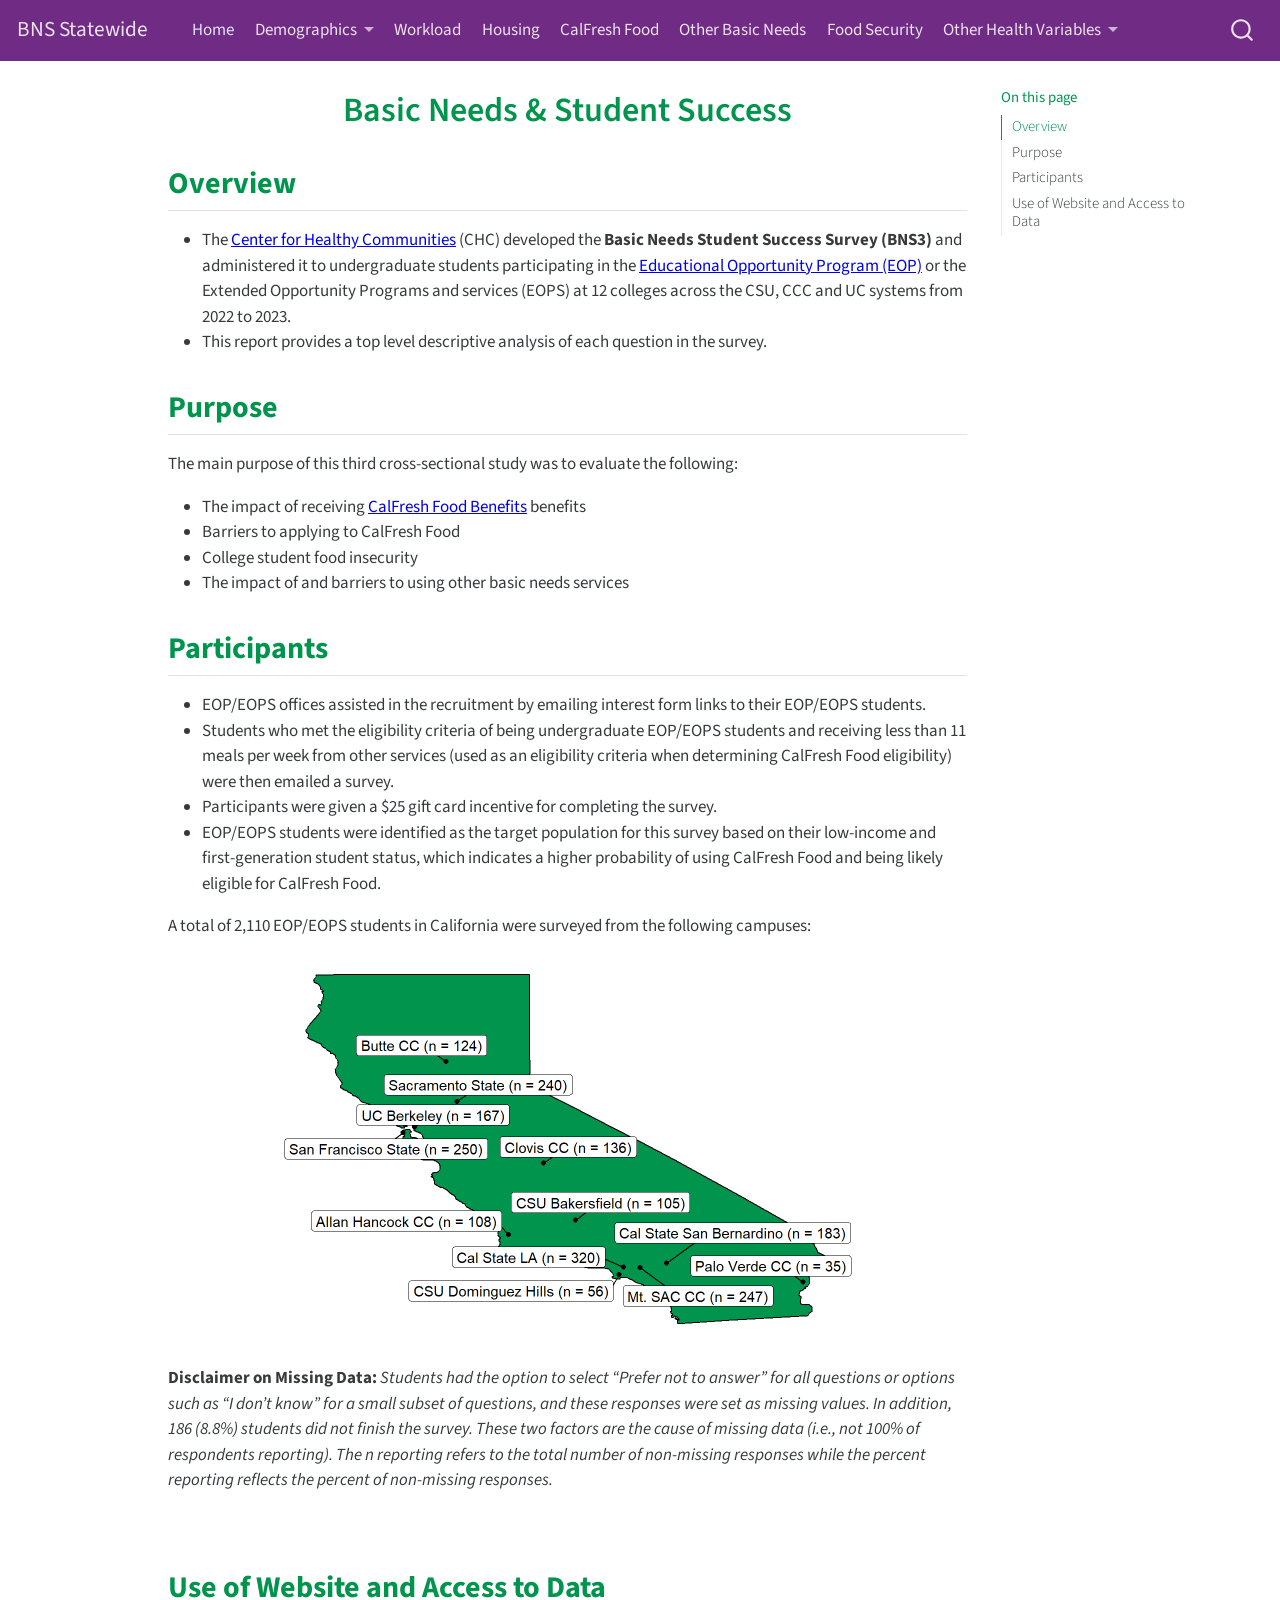
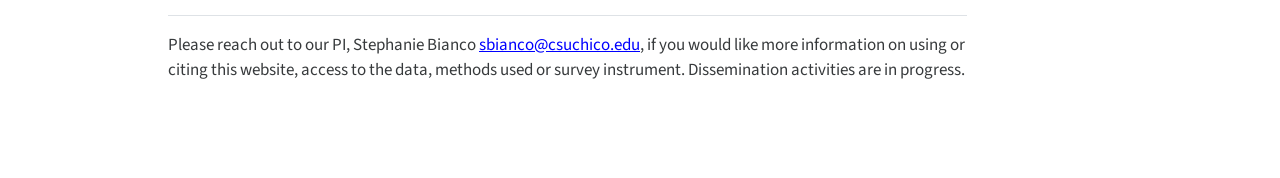
<file: _site/index.html>
<!DOCTYPE html>
<html xmlns="http://www.w3.org/1999/xhtml" lang="en" xml:lang="en"><head>

<meta charset="utf-8">
<meta name="generator" content="quarto-1.3.353">

<meta name="viewport" content="width=device-width, initial-scale=1.0, user-scalable=yes">


<title>BNS Statewide - Basic Needs &amp; Student Success</title>
<style>
code{white-space: pre-wrap;}
span.smallcaps{font-variant: small-caps;}
div.columns{display: flex; gap: min(4vw, 1.5em);}
div.column{flex: auto; overflow-x: auto;}
div.hanging-indent{margin-left: 1.5em; text-indent: -1.5em;}
ul.task-list{list-style: none;}
ul.task-list li input[type="checkbox"] {
  width: 0.8em;
  margin: 0 0.8em 0.2em -1em; /* quarto-specific, see https://github.com/quarto-dev/quarto-cli/issues/4556 */ 
  vertical-align: middle;
}
</style>


<script src="site_libs/quarto-nav/quarto-nav.js"></script>
<script src="site_libs/quarto-nav/headroom.min.js"></script>
<script src="site_libs/clipboard/clipboard.min.js"></script>
<script src="site_libs/quarto-search/autocomplete.umd.js"></script>
<script src="site_libs/quarto-search/fuse.min.js"></script>
<script src="site_libs/quarto-search/quarto-search.js"></script>
<meta name="quarto:offset" content="./">
<script src="site_libs/quarto-html/quarto.js"></script>
<script src="site_libs/quarto-html/popper.min.js"></script>
<script src="site_libs/quarto-html/tippy.umd.min.js"></script>
<link href="site_libs/quarto-html/tippy.css" rel="stylesheet">
<link href="site_libs/quarto-html/quarto-syntax-highlighting.css" rel="stylesheet" id="quarto-text-highlighting-styles">
<script src="site_libs/bootstrap/bootstrap.min.js"></script>
<link href="site_libs/bootstrap/bootstrap-icons.css" rel="stylesheet">
<link href="site_libs/bootstrap/bootstrap.min.css" rel="stylesheet" id="quarto-bootstrap" data-mode="light">
<script id="quarto-search-options" type="application/json">{
  "location": "navbar",
  "copy-button": false,
  "collapse-after": 3,
  "panel-placement": "end",
  "type": "overlay",
  "limit": 20,
  "language": {
    "search-no-results-text": "No results",
    "search-matching-documents-text": "matching documents",
    "search-copy-link-title": "Copy link to search",
    "search-hide-matches-text": "Hide additional matches",
    "search-more-match-text": "more match in this document",
    "search-more-matches-text": "more matches in this document",
    "search-clear-button-title": "Clear",
    "search-detached-cancel-button-title": "Cancel",
    "search-submit-button-title": "Submit"
  }
}</script>


</head>

<body class="nav-fixed">

<div id="quarto-search-results"></div>
  <header id="quarto-header" class="headroom fixed-top">
    <nav class="navbar navbar-expand-lg navbar-dark ">
      <div class="navbar-container container-fluid">
      <div class="navbar-brand-container">
    <a class="navbar-brand" href="./index.html">
    <span class="navbar-title">BNS Statewide</span>
    </a>
  </div>
            <div id="quarto-search" class="" title="Search"></div>
          <button class="navbar-toggler" type="button" data-bs-toggle="collapse" data-bs-target="#navbarCollapse" aria-controls="navbarCollapse" aria-expanded="false" aria-label="Toggle navigation" onclick="if (window.quartoToggleHeadroom) { window.quartoToggleHeadroom(); }">
  <span class="navbar-toggler-icon"></span>
</button>
          <div class="collapse navbar-collapse" id="navbarCollapse">
            <ul class="navbar-nav navbar-nav-scroll me-auto">
  <li class="nav-item">
    <a class="nav-link active" href="./index.html" rel="" target="" aria-current="page">
 <span class="menu-text">Home</span></a>
  </li>  
  <li class="nav-item dropdown ">
    <a class="nav-link dropdown-toggle" href="#" id="nav-menu-demographics" role="button" data-bs-toggle="dropdown" aria-expanded="false" rel="" target="">
 <span class="menu-text">Demographics</span>
    </a>
    <ul class="dropdown-menu" aria-labelledby="nav-menu-demographics">    
        <li>
    <a class="dropdown-item" href="./Demographics.html" rel="" target="">
 <span class="dropdown-text">Personal Demographics</span></a>
  </li>  
        <li>
    <a class="dropdown-item" href="./Academic_Profile.html" rel="" target="">
 <span class="dropdown-text">Academic Profile</span></a>
  </li>  
    </ul>
  </li>
  <li class="nav-item">
    <a class="nav-link" href="./Workload.html" rel="" target="">
 <span class="menu-text">Workload</span></a>
  </li>  
  <li class="nav-item">
    <a class="nav-link" href="./Housing.html" rel="" target="">
 <span class="menu-text">Housing</span></a>
  </li>  
  <li class="nav-item">
    <a class="nav-link" href="./CalFresh.html" rel="" target="">
 <span class="menu-text">CalFresh Food</span></a>
  </li>  
  <li class="nav-item">
    <a class="nav-link" href="./Other_Basic_Needs.html" rel="" target="">
 <span class="menu-text">Other Basic Needs</span></a>
  </li>  
  <li class="nav-item">
    <a class="nav-link" href="./Food_Security.html" rel="" target="">
 <span class="menu-text">Food Security</span></a>
  </li>  
  <li class="nav-item dropdown ">
    <a class="nav-link dropdown-toggle" href="#" id="nav-menu-other-health-variables" role="button" data-bs-toggle="dropdown" aria-expanded="false" rel="" target="">
 <span class="menu-text">Other Health Variables</span>
    </a>
    <ul class="dropdown-menu" aria-labelledby="nav-menu-other-health-variables">    
        <li>
    <a class="dropdown-item" href="./Eating_Habits.html" rel="" target="">
 <span class="dropdown-text">Eating Habits</span></a>
  </li>  
        <li>
    <a class="dropdown-item" href="./Physical_Activity.html" rel="" target="">
 <span class="dropdown-text">Physical Activity</span></a>
  </li>  
        <li>
    <a class="dropdown-item" href="./Mental_Health.html" rel="" target="">
 <span class="dropdown-text">Mental Health</span></a>
  </li>  
    </ul>
  </li>
</ul>
            <div class="quarto-navbar-tools ms-auto">
</div>
          </div> <!-- /navcollapse -->
      </div> <!-- /container-fluid -->
    </nav>
</header>
<!-- content -->
<div id="quarto-content" class="quarto-container page-columns page-rows-contents page-layout-article page-navbar">
<!-- sidebar -->
<!-- margin-sidebar -->
    <div id="quarto-margin-sidebar" class="sidebar margin-sidebar">
        <nav id="TOC" role="doc-toc" class="toc-active">
    <h2 id="toc-title">On this page</h2>
   
  <ul>
  <li><a href="#overview" id="toc-overview" class="nav-link active" data-scroll-target="#overview">Overview</a></li>
  <li><a href="#purpose" id="toc-purpose" class="nav-link" data-scroll-target="#purpose">Purpose</a></li>
  <li><a href="#participants" id="toc-participants" class="nav-link" data-scroll-target="#participants">Participants</a></li>
  <li><a href="#use-of-website-and-access-to-data" id="toc-use-of-website-and-access-to-data" class="nav-link" data-scroll-target="#use-of-website-and-access-to-data">Use of Website and Access to Data</a></li>
  </ul>
</nav>
    </div>
<!-- main -->
<main class="content" id="quarto-document-content">

<header id="title-block-header" class="quarto-title-block default">
<div class="quarto-title">
<h1 class="title">Basic Needs &amp; Student Success</h1>
</div>



<div class="quarto-title-meta">

    
  
    
  </div>
  

</header>

<section id="overview" class="level2">
<h2 data-anchor-id="overview">Overview</h2>
<ul>
<li>The <a href="https://www.csuchico.edu/chc/">Center for Healthy Communities</a> (CHC) developed the <strong>Basic Needs Student Success Survey (BNS3)</strong> and administered it to undergraduate students participating in the <a href="https://www2.calstate.edu/attend/student-services/eop">Educational Opportunity Program (EOP)</a> or the Extended Opportunity Programs and services (EOPS) at 12 colleges across the CSU, CCC and UC systems from 2022 to 2023.</li>
<li>This report provides a top level descriptive analysis of each question in the survey.</li>
</ul>
</section>
<section id="purpose" class="level2">
<h2 data-anchor-id="purpose">Purpose</h2>
<p>The main purpose of this third cross-sectional study was to evaluate the following:</p>
<ul>
<li>The impact of receiving <a href="https://www.csuchico.edu/calfresh/index.shtml">CalFresh Food Benefits</a> benefits</li>
<li>Barriers to applying to CalFresh Food</li>
<li>College student food insecurity</li>
<li>The impact of and barriers to using other basic needs services</li>
</ul>
</section>
<section id="participants" class="level2">
<h2 data-anchor-id="participants">Participants</h2>
<ul>
<li>EOP/EOPS offices assisted in the recruitment by emailing interest form links to their EOP/EOPS students.</li>
<li>Students who met the eligibility criteria of being undergraduate EOP/EOPS students and receiving less than 11 meals per week from other services (used as an eligibility criteria when determining CalFresh Food eligibility) were then emailed a survey.</li>
<li>Participants were given a $25 gift card incentive for completing the survey.</li>
<li>EOP/EOPS students were identified as the target population for this survey based on their low-income and first-generation student status, which indicates a higher probability of using CalFresh Food and being likely eligible for CalFresh Food.</li>
</ul>
<p>A total of 2,110 EOP/EOPS students in California were surveyed from the following campuses:</p>
<div class="cell" data-layout-align="center">
<div class="cell-output-display">
<div class="quarto-figure quarto-figure-center">
<figure class="figure">
<p><img src="index_files/figure-html/unnamed-chunk-2-1.png" class="img-fluid figure-img" width="576"></p>
</figure>
</div>
</div>
</div>
<p><strong>Disclaimer on Missing Data:</strong> <em>Students had the option to select “Prefer not to answer” for all questions or options such as “I don’t know” for a small subset of questions, and these responses were set as missing values. In addition, 186 (8.8%) students did not finish the survey. These two factors are the cause of missing data (i.e., not 100% of respondents reporting). The n reporting refers to the total number of non-missing responses while the percent reporting reflects the percent of non-missing responses.</em></p>
<p><br></p>
</section>
<section id="use-of-website-and-access-to-data" class="level2">
<h2 data-anchor-id="use-of-website-and-access-to-data">Use of Website and Access to Data</h2>
<p>Please reach out to our PI, Stephanie Bianco <span style="color: blue; text-decoration: underline;">sbianco@csuchico.edu</span>, if you would like more information on using or citing this website, access to the data, methods used or survey instrument. Dissemination activities are in progress.</p>


</section>

</main> <!-- /main -->
<script id="quarto-html-after-body" type="application/javascript">
window.document.addEventListener("DOMContentLoaded", function (event) {
  const toggleBodyColorMode = (bsSheetEl) => {
    const mode = bsSheetEl.getAttribute("data-mode");
    const bodyEl = window.document.querySelector("body");
    if (mode === "dark") {
      bodyEl.classList.add("quarto-dark");
      bodyEl.classList.remove("quarto-light");
    } else {
      bodyEl.classList.add("quarto-light");
      bodyEl.classList.remove("quarto-dark");
    }
  }
  const toggleBodyColorPrimary = () => {
    const bsSheetEl = window.document.querySelector("link#quarto-bootstrap");
    if (bsSheetEl) {
      toggleBodyColorMode(bsSheetEl);
    }
  }
  toggleBodyColorPrimary();  
  const isCodeAnnotation = (el) => {
    for (const clz of el.classList) {
      if (clz.startsWith('code-annotation-')) {                     
        return true;
      }
    }
    return false;
  }
  const clipboard = new window.ClipboardJS('.code-copy-button', {
    text: function(trigger) {
      const codeEl = trigger.previousElementSibling.cloneNode(true);
      for (const childEl of codeEl.children) {
        if (isCodeAnnotation(childEl)) {
          childEl.remove();
        }
      }
      return codeEl.innerText;
    }
  });
  clipboard.on('success', function(e) {
    // button target
    const button = e.trigger;
    // don't keep focus
    button.blur();
    // flash "checked"
    button.classList.add('code-copy-button-checked');
    var currentTitle = button.getAttribute("title");
    button.setAttribute("title", "Copied!");
    let tooltip;
    if (window.bootstrap) {
      button.setAttribute("data-bs-toggle", "tooltip");
      button.setAttribute("data-bs-placement", "left");
      button.setAttribute("data-bs-title", "Copied!");
      tooltip = new bootstrap.Tooltip(button, 
        { trigger: "manual", 
          customClass: "code-copy-button-tooltip",
          offset: [0, -8]});
      tooltip.show();    
    }
    setTimeout(function() {
      if (tooltip) {
        tooltip.hide();
        button.removeAttribute("data-bs-title");
        button.removeAttribute("data-bs-toggle");
        button.removeAttribute("data-bs-placement");
      }
      button.setAttribute("title", currentTitle);
      button.classList.remove('code-copy-button-checked');
    }, 1000);
    // clear code selection
    e.clearSelection();
  });
  function tippyHover(el, contentFn) {
    const config = {
      allowHTML: true,
      content: contentFn,
      maxWidth: 500,
      delay: 100,
      arrow: false,
      appendTo: function(el) {
          return el.parentElement;
      },
      interactive: true,
      interactiveBorder: 10,
      theme: 'quarto',
      placement: 'bottom-start'
    };
    window.tippy(el, config); 
  }
  const noterefs = window.document.querySelectorAll('a[role="doc-noteref"]');
  for (var i=0; i<noterefs.length; i++) {
    const ref = noterefs[i];
    tippyHover(ref, function() {
      // use id or data attribute instead here
      let href = ref.getAttribute('data-footnote-href') || ref.getAttribute('href');
      try { href = new URL(href).hash; } catch {}
      const id = href.replace(/^#\/?/, "");
      const note = window.document.getElementById(id);
      return note.innerHTML;
    });
  }
      let selectedAnnoteEl;
      const selectorForAnnotation = ( cell, annotation) => {
        let cellAttr = 'data-code-cell="' + cell + '"';
        let lineAttr = 'data-code-annotation="' +  annotation + '"';
        const selector = 'span[' + cellAttr + '][' + lineAttr + ']';
        return selector;
      }
      const selectCodeLines = (annoteEl) => {
        const doc = window.document;
        const targetCell = annoteEl.getAttribute("data-target-cell");
        const targetAnnotation = annoteEl.getAttribute("data-target-annotation");
        const annoteSpan = window.document.querySelector(selectorForAnnotation(targetCell, targetAnnotation));
        const lines = annoteSpan.getAttribute("data-code-lines").split(",");
        const lineIds = lines.map((line) => {
          return targetCell + "-" + line;
        })
        let top = null;
        let height = null;
        let parent = null;
        if (lineIds.length > 0) {
            //compute the position of the single el (top and bottom and make a div)
            const el = window.document.getElementById(lineIds[0]);
            top = el.offsetTop;
            height = el.offsetHeight;
            parent = el.parentElement.parentElement;
          if (lineIds.length > 1) {
            const lastEl = window.document.getElementById(lineIds[lineIds.length - 1]);
            const bottom = lastEl.offsetTop + lastEl.offsetHeight;
            height = bottom - top;
          }
          if (top !== null && height !== null && parent !== null) {
            // cook up a div (if necessary) and position it 
            let div = window.document.getElementById("code-annotation-line-highlight");
            if (div === null) {
              div = window.document.createElement("div");
              div.setAttribute("id", "code-annotation-line-highlight");
              div.style.position = 'absolute';
              parent.appendChild(div);
            }
            div.style.top = top - 2 + "px";
            div.style.height = height + 4 + "px";
            let gutterDiv = window.document.getElementById("code-annotation-line-highlight-gutter");
            if (gutterDiv === null) {
              gutterDiv = window.document.createElement("div");
              gutterDiv.setAttribute("id", "code-annotation-line-highlight-gutter");
              gutterDiv.style.position = 'absolute';
              const codeCell = window.document.getElementById(targetCell);
              const gutter = codeCell.querySelector('.code-annotation-gutter');
              gutter.appendChild(gutterDiv);
            }
            gutterDiv.style.top = top - 2 + "px";
            gutterDiv.style.height = height + 4 + "px";
          }
          selectedAnnoteEl = annoteEl;
        }
      };
      const unselectCodeLines = () => {
        const elementsIds = ["code-annotation-line-highlight", "code-annotation-line-highlight-gutter"];
        elementsIds.forEach((elId) => {
          const div = window.document.getElementById(elId);
          if (div) {
            div.remove();
          }
        });
        selectedAnnoteEl = undefined;
      };
      // Attach click handler to the DT
      const annoteDls = window.document.querySelectorAll('dt[data-target-cell]');
      for (const annoteDlNode of annoteDls) {
        annoteDlNode.addEventListener('click', (event) => {
          const clickedEl = event.target;
          if (clickedEl !== selectedAnnoteEl) {
            unselectCodeLines();
            const activeEl = window.document.querySelector('dt[data-target-cell].code-annotation-active');
            if (activeEl) {
              activeEl.classList.remove('code-annotation-active');
            }
            selectCodeLines(clickedEl);
            clickedEl.classList.add('code-annotation-active');
          } else {
            // Unselect the line
            unselectCodeLines();
            clickedEl.classList.remove('code-annotation-active');
          }
        });
      }
  const findCites = (el) => {
    const parentEl = el.parentElement;
    if (parentEl) {
      const cites = parentEl.dataset.cites;
      if (cites) {
        return {
          el,
          cites: cites.split(' ')
        };
      } else {
        return findCites(el.parentElement)
      }
    } else {
      return undefined;
    }
  };
  var bibliorefs = window.document.querySelectorAll('a[role="doc-biblioref"]');
  for (var i=0; i<bibliorefs.length; i++) {
    const ref = bibliorefs[i];
    const citeInfo = findCites(ref);
    if (citeInfo) {
      tippyHover(citeInfo.el, function() {
        var popup = window.document.createElement('div');
        citeInfo.cites.forEach(function(cite) {
          var citeDiv = window.document.createElement('div');
          citeDiv.classList.add('hanging-indent');
          citeDiv.classList.add('csl-entry');
          var biblioDiv = window.document.getElementById('ref-' + cite);
          if (biblioDiv) {
            citeDiv.innerHTML = biblioDiv.innerHTML;
          }
          popup.appendChild(citeDiv);
        });
        return popup.innerHTML;
      });
    }
  }
});
</script>
</div> <!-- /content -->



</body></html>
</file>
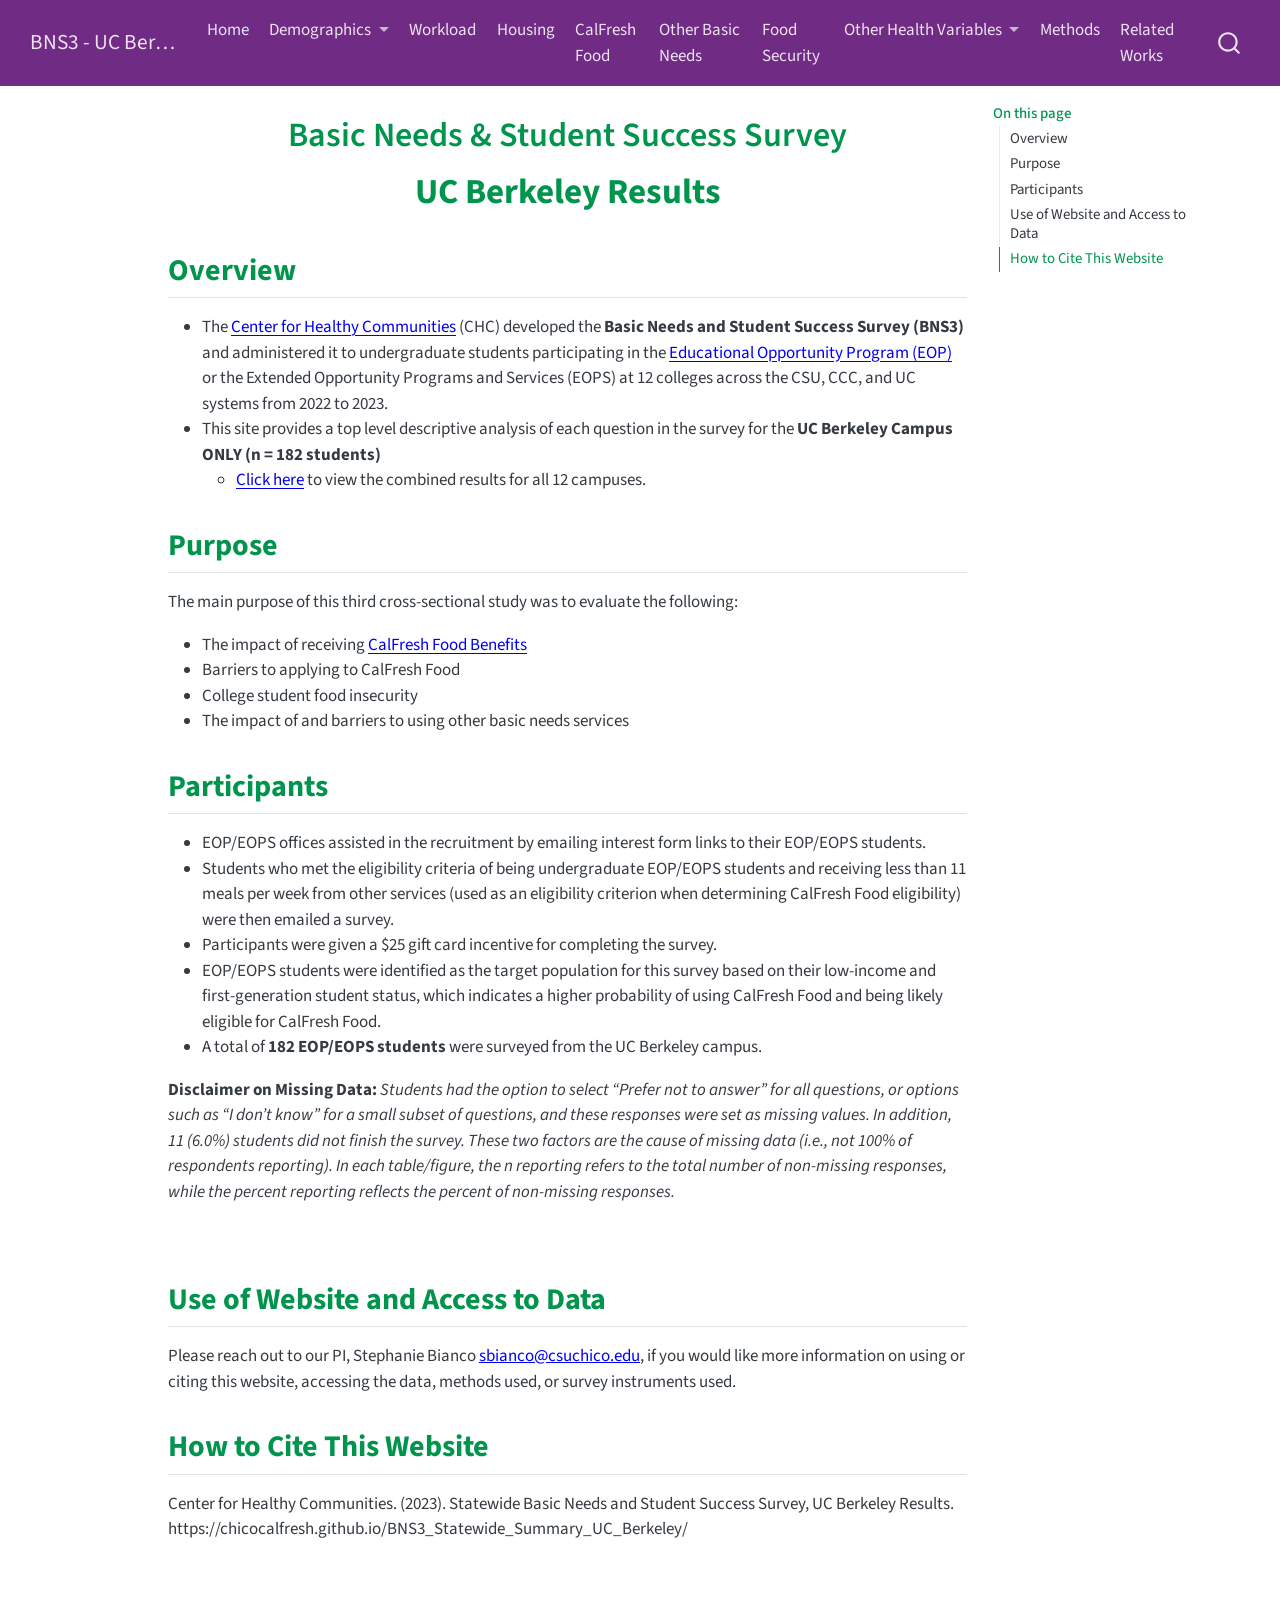
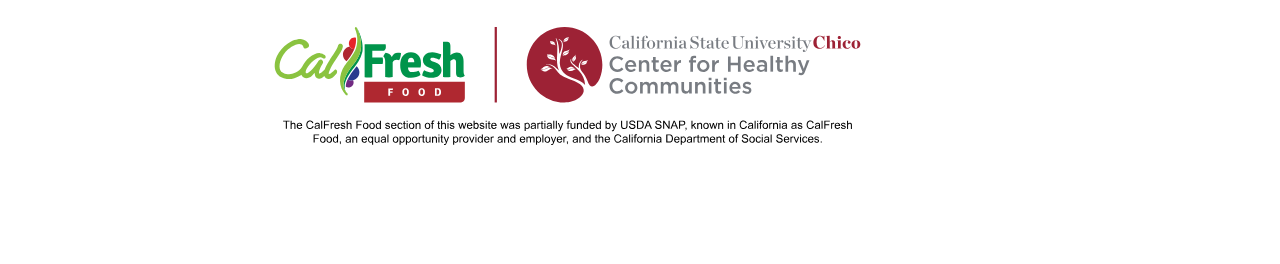
<file: docs/index.html>
<!DOCTYPE html>
<html xmlns="http://www.w3.org/1999/xhtml" lang="en" xml:lang="en"><head>

<meta charset="utf-8">
<meta name="generator" content="quarto-1.5.57">

<meta name="viewport" content="width=device-width, initial-scale=1.0, user-scalable=yes">


<title>Basic Needs &amp; Student Success Survey – BNS3 - UC Berkeley</title>
<style>
code{white-space: pre-wrap;}
span.smallcaps{font-variant: small-caps;}
div.columns{display: flex; gap: min(4vw, 1.5em);}
div.column{flex: auto; overflow-x: auto;}
div.hanging-indent{margin-left: 1.5em; text-indent: -1.5em;}
ul.task-list{list-style: none;}
ul.task-list li input[type="checkbox"] {
  width: 0.8em;
  margin: 0 0.8em 0.2em -1em; /* quarto-specific, see https://github.com/quarto-dev/quarto-cli/issues/4556 */ 
  vertical-align: middle;
}
</style>


<script src="site_libs/quarto-nav/quarto-nav.js"></script>
<script src="site_libs/quarto-nav/headroom.min.js"></script>
<script src="site_libs/clipboard/clipboard.min.js"></script>
<script src="site_libs/quarto-search/autocomplete.umd.js"></script>
<script src="site_libs/quarto-search/fuse.min.js"></script>
<script src="site_libs/quarto-search/quarto-search.js"></script>
<meta name="quarto:offset" content="./">
<script src="site_libs/quarto-html/quarto.js"></script>
<script src="site_libs/quarto-html/popper.min.js"></script>
<script src="site_libs/quarto-html/tippy.umd.min.js"></script>
<link href="site_libs/quarto-html/tippy.css" rel="stylesheet">
<link href="site_libs/quarto-html/quarto-syntax-highlighting.css" rel="stylesheet" id="quarto-text-highlighting-styles">
<script src="site_libs/bootstrap/bootstrap.min.js"></script>
<link href="site_libs/bootstrap/bootstrap-icons.css" rel="stylesheet">
<link href="site_libs/bootstrap/bootstrap.min.css" rel="stylesheet" id="quarto-bootstrap" data-mode="light">
<script id="quarto-search-options" type="application/json">{
  "location": "navbar",
  "copy-button": false,
  "collapse-after": 3,
  "panel-placement": "end",
  "type": "overlay",
  "limit": 50,
  "keyboard-shortcut": [
    "f",
    "/",
    "s"
  ],
  "show-item-context": false,
  "language": {
    "search-no-results-text": "No results",
    "search-matching-documents-text": "matching documents",
    "search-copy-link-title": "Copy link to search",
    "search-hide-matches-text": "Hide additional matches",
    "search-more-match-text": "more match in this document",
    "search-more-matches-text": "more matches in this document",
    "search-clear-button-title": "Clear",
    "search-text-placeholder": "",
    "search-detached-cancel-button-title": "Cancel",
    "search-submit-button-title": "Submit",
    "search-label": "Search"
  }
}</script>


</head>

<body class="nav-fixed">

<div id="quarto-search-results"></div>
  <header id="quarto-header" class="headroom fixed-top">
    <nav class="navbar navbar-expand-lg " data-bs-theme="dark">
      <div class="navbar-container container-fluid">
      <div class="navbar-brand-container mx-auto">
    <a class="navbar-brand" href="./index.html">
    <span class="navbar-title">BNS3 - UC Berkeley</span>
    </a>
  </div>
            <div id="quarto-search" class="" title="Search"></div>
          <button class="navbar-toggler" type="button" data-bs-toggle="collapse" data-bs-target="#navbarCollapse" aria-controls="navbarCollapse" role="menu" aria-expanded="false" aria-label="Toggle navigation" onclick="if (window.quartoToggleHeadroom) { window.quartoToggleHeadroom(); }">
  <span class="navbar-toggler-icon"></span>
</button>
          <div class="collapse navbar-collapse" id="navbarCollapse">
            <ul class="navbar-nav navbar-nav-scroll me-auto">
  <li class="nav-item">
    <a class="nav-link active" href="./index.html" aria-current="page"> 
<span class="menu-text">Home</span></a>
  </li>  
  <li class="nav-item dropdown ">
    <a class="nav-link dropdown-toggle" href="#" id="nav-menu-demographics" role="link" data-bs-toggle="dropdown" aria-expanded="false">
 <span class="menu-text">Demographics</span>
    </a>
    <ul class="dropdown-menu" aria-labelledby="nav-menu-demographics">    
        <li>
    <a class="dropdown-item" href="./Demographics.html">
 <span class="dropdown-text">Personal Demographics</span></a>
  </li>  
        <li>
    <a class="dropdown-item" href="./Academic_Profile.html">
 <span class="dropdown-text">Academic Profile</span></a>
  </li>  
    </ul>
  </li>
  <li class="nav-item">
    <a class="nav-link" href="./Workload.html"> 
<span class="menu-text">Workload</span></a>
  </li>  
  <li class="nav-item">
    <a class="nav-link" href="./Housing.html"> 
<span class="menu-text">Housing</span></a>
  </li>  
  <li class="nav-item">
    <a class="nav-link" href="./CalFresh.html"> 
<span class="menu-text">CalFresh Food</span></a>
  </li>  
  <li class="nav-item">
    <a class="nav-link" href="./Other_Basic_Needs.html"> 
<span class="menu-text">Other Basic Needs</span></a>
  </li>  
  <li class="nav-item">
    <a class="nav-link" href="./Food_Security.html"> 
<span class="menu-text">Food Security</span></a>
  </li>  
  <li class="nav-item dropdown ">
    <a class="nav-link dropdown-toggle" href="#" id="nav-menu-other-health-variables" role="link" data-bs-toggle="dropdown" aria-expanded="false">
 <span class="menu-text">Other Health Variables</span>
    </a>
    <ul class="dropdown-menu" aria-labelledby="nav-menu-other-health-variables">    
        <li>
    <a class="dropdown-item" href="./Eating_Habits.html">
 <span class="dropdown-text">Eating Habits</span></a>
  </li>  
        <li>
    <a class="dropdown-item" href="./Physical_Activity.html">
 <span class="dropdown-text">Physical Activity</span></a>
  </li>  
        <li>
    <a class="dropdown-item" href="./Mental_Health.html">
 <span class="dropdown-text">Mental Health</span></a>
  </li>  
    </ul>
  </li>
</ul>
            <ul class="navbar-nav navbar-nav-scroll ms-auto">
  <li class="nav-item">
    <a class="nav-link" href="https://chicocalfresh.github.io/BNS3_Statewide_Summary/Methods.html"> 
<span class="menu-text">Methods</span></a>
  </li>  
  <li class="nav-item">
    <a class="nav-link" href="https://chcchicostate.org/research-evaluation/"> 
<span class="menu-text">Related Works</span></a>
  </li>  
</ul>
          </div> <!-- /navcollapse -->
            <div class="quarto-navbar-tools">
</div>
      </div> <!-- /container-fluid -->
    </nav>
</header>
<!-- content -->
<div id="quarto-content" class="quarto-container page-columns page-rows-contents page-layout-article page-navbar">
<!-- sidebar -->
<!-- margin-sidebar -->
    <div id="quarto-margin-sidebar" class="sidebar margin-sidebar">
        <nav id="TOC" role="doc-toc" class="toc-active">
    <h2 id="toc-title">On this page</h2>
   
  <ul>
  <li><a href="#overview" id="toc-overview" class="nav-link active" data-scroll-target="#overview">Overview</a></li>
  <li><a href="#purpose" id="toc-purpose" class="nav-link" data-scroll-target="#purpose">Purpose</a></li>
  <li><a href="#participants" id="toc-participants" class="nav-link" data-scroll-target="#participants">Participants</a></li>
  <li><a href="#use-of-website-and-access-to-data" id="toc-use-of-website-and-access-to-data" class="nav-link" data-scroll-target="#use-of-website-and-access-to-data">Use of Website and Access to Data</a></li>
  <li><a href="#how-to-cite-this-website" id="toc-how-to-cite-this-website" class="nav-link" data-scroll-target="#how-to-cite-this-website">How to Cite This Website</a></li>
  </ul>
</nav>
    </div>
<!-- main -->
<main class="content" id="quarto-document-content">

<header id="title-block-header" class="quarto-title-block default">
<div class="quarto-title">
<h1 class="title">Basic Needs &amp; Student Success Survey</h1>
<p class="subtitle lead">UC Berkeley Results</p>
</div>



<div class="quarto-title-meta">

    
  
    
  </div>
  


</header>


<section id="overview" class="level2">
<h2 data-anchor-id="overview">Overview</h2>
<ul>
<li>The <a href="https://chcchicostate.org/">Center for Healthy Communities</a> (CHC) developed the <strong>Basic Needs and Student Success Survey (BNS3)</strong> and administered it to undergraduate students participating in the <a href="https://www2.calstate.edu/attend/student-services/eop">Educational Opportunity Program (EOP)</a> or the Extended Opportunity Programs and Services (EOPS) at 12 colleges across the CSU, CCC, and UC systems from 2022 to 2023.</li>
<li>This site provides a top level descriptive analysis of each question in the survey for the <strong>UC Berkeley Campus ONLY (n = 182 students)</strong>
<ul>
<li><a href="https://chicocalfresh.github.io/BNS3_Statewide_Summary/">Click here</a> to view the combined results for all 12 campuses.</li>
</ul></li>
</ul>
</section>
<section id="purpose" class="level2">
<h2 data-anchor-id="purpose">Purpose</h2>
<p>The main purpose of this third cross-sectional study was to evaluate the following:</p>
<ul>
<li>The impact of receiving <a href="https://www.csuchico.edu/calfresh/index.shtml">CalFresh Food Benefits</a></li>
<li>Barriers to applying to CalFresh Food</li>
<li>College student food insecurity</li>
<li>The impact of and barriers to using other basic needs services</li>
</ul>
</section>
<section id="participants" class="level2">
<h2 data-anchor-id="participants">Participants</h2>
<ul>
<li>EOP/EOPS offices assisted in the recruitment by emailing interest form links to their EOP/EOPS students.</li>
<li>Students who met the eligibility criteria of being undergraduate EOP/EOPS students and receiving less than 11 meals per week from other services (used as an eligibility criterion when determining CalFresh Food eligibility) were then emailed a survey.</li>
<li>Participants were given a $25 gift card incentive for completing the survey.</li>
<li>EOP/EOPS students were identified as the target population for this survey based on their low-income and first-generation student status, which indicates a higher probability of using CalFresh Food and being likely eligible for CalFresh Food.</li>
<li>A total of <strong>182 EOP/EOPS students</strong> were surveyed from the UC Berkeley campus.</li>
</ul>
<p><strong>Disclaimer on Missing Data:</strong> <em>Students had the option to select “Prefer not to answer” for all questions, or options such as “I don’t know” for a small subset of questions, and these responses were set as missing values. In addition, 11 (6.0%) students did not finish the survey. These two factors are the cause of missing data (i.e., not 100% of respondents reporting). In each table/figure, the n reporting refers to the total number of non-missing responses, while the percent reporting reflects the percent of non-missing responses.</em></p>
<p><br></p>
</section>
<section id="use-of-website-and-access-to-data" class="level2">
<h2 data-anchor-id="use-of-website-and-access-to-data">Use of Website and Access to Data</h2>
<p>Please reach out to our PI, Stephanie Bianco <span style="color: blue; text-decoration: underline;">sbianco@csuchico.edu</span>, if you would like more information on using or citing this website, accessing the data, methods used, or survey instruments used.</p>
</section>
<section id="how-to-cite-this-website" class="level2">
<h2 data-anchor-id="how-to-cite-this-website">How to Cite This Website</h2>
<p>Center for Healthy Communities. (2023). Statewide Basic Needs and Student Success Survey, UC Berkeley Results. https://chicocalfresh.github.io/BNS3_Statewide_Summary_UC_Berkeley/</p>
<p><br></p>
<div class="columns">
<div class="column" style="width:10%;">

</div><div class="column" style="width:80%;">
<div style="text-align: center;">
<p><img src="bns_statewide_logo_array.svg" alt="CHC Logo" width="auto" height="auto"></p>
</div>
</div><div class="column" style="width:10%;">

</div>
</div>


</section>

</main> <!-- /main -->
<script id="quarto-html-after-body" type="application/javascript">
window.document.addEventListener("DOMContentLoaded", function (event) {
  const toggleBodyColorMode = (bsSheetEl) => {
    const mode = bsSheetEl.getAttribute("data-mode");
    const bodyEl = window.document.querySelector("body");
    if (mode === "dark") {
      bodyEl.classList.add("quarto-dark");
      bodyEl.classList.remove("quarto-light");
    } else {
      bodyEl.classList.add("quarto-light");
      bodyEl.classList.remove("quarto-dark");
    }
  }
  const toggleBodyColorPrimary = () => {
    const bsSheetEl = window.document.querySelector("link#quarto-bootstrap");
    if (bsSheetEl) {
      toggleBodyColorMode(bsSheetEl);
    }
  }
  toggleBodyColorPrimary();  
  const isCodeAnnotation = (el) => {
    for (const clz of el.classList) {
      if (clz.startsWith('code-annotation-')) {                     
        return true;
      }
    }
    return false;
  }
  const onCopySuccess = function(e) {
    // button target
    const button = e.trigger;
    // don't keep focus
    button.blur();
    // flash "checked"
    button.classList.add('code-copy-button-checked');
    var currentTitle = button.getAttribute("title");
    button.setAttribute("title", "Copied!");
    let tooltip;
    if (window.bootstrap) {
      button.setAttribute("data-bs-toggle", "tooltip");
      button.setAttribute("data-bs-placement", "left");
      button.setAttribute("data-bs-title", "Copied!");
      tooltip = new bootstrap.Tooltip(button, 
        { trigger: "manual", 
          customClass: "code-copy-button-tooltip",
          offset: [0, -8]});
      tooltip.show();    
    }
    setTimeout(function() {
      if (tooltip) {
        tooltip.hide();
        button.removeAttribute("data-bs-title");
        button.removeAttribute("data-bs-toggle");
        button.removeAttribute("data-bs-placement");
      }
      button.setAttribute("title", currentTitle);
      button.classList.remove('code-copy-button-checked');
    }, 1000);
    // clear code selection
    e.clearSelection();
  }
  const getTextToCopy = function(trigger) {
      const codeEl = trigger.previousElementSibling.cloneNode(true);
      for (const childEl of codeEl.children) {
        if (isCodeAnnotation(childEl)) {
          childEl.remove();
        }
      }
      return codeEl.innerText;
  }
  const clipboard = new window.ClipboardJS('.code-copy-button:not([data-in-quarto-modal])', {
    text: getTextToCopy
  });
  clipboard.on('success', onCopySuccess);
  if (window.document.getElementById('quarto-embedded-source-code-modal')) {
    // For code content inside modals, clipBoardJS needs to be initialized with a container option
    // TODO: Check when it could be a function (https://github.com/zenorocha/clipboard.js/issues/860)
    const clipboardModal = new window.ClipboardJS('.code-copy-button[data-in-quarto-modal]', {
      text: getTextToCopy,
      container: window.document.getElementById('quarto-embedded-source-code-modal')
    });
    clipboardModal.on('success', onCopySuccess);
  }
    var localhostRegex = new RegExp(/^(?:http|https):\/\/localhost\:?[0-9]*\//);
    var mailtoRegex = new RegExp(/^mailto:/);
      var filterRegex = new RegExp('/' + window.location.host + '/');
    var isInternal = (href) => {
        return filterRegex.test(href) || localhostRegex.test(href) || mailtoRegex.test(href);
    }
    // Inspect non-navigation links and adorn them if external
 	var links = window.document.querySelectorAll('a[href]:not(.nav-link):not(.navbar-brand):not(.toc-action):not(.sidebar-link):not(.sidebar-item-toggle):not(.pagination-link):not(.no-external):not([aria-hidden]):not(.dropdown-item):not(.quarto-navigation-tool):not(.about-link)');
    for (var i=0; i<links.length; i++) {
      const link = links[i];
      if (!isInternal(link.href)) {
        // undo the damage that might have been done by quarto-nav.js in the case of
        // links that we want to consider external
        if (link.dataset.originalHref !== undefined) {
          link.href = link.dataset.originalHref;
        }
      }
    }
  function tippyHover(el, contentFn, onTriggerFn, onUntriggerFn) {
    const config = {
      allowHTML: true,
      maxWidth: 500,
      delay: 100,
      arrow: false,
      appendTo: function(el) {
          return el.parentElement;
      },
      interactive: true,
      interactiveBorder: 10,
      theme: 'quarto',
      placement: 'bottom-start',
    };
    if (contentFn) {
      config.content = contentFn;
    }
    if (onTriggerFn) {
      config.onTrigger = onTriggerFn;
    }
    if (onUntriggerFn) {
      config.onUntrigger = onUntriggerFn;
    }
    window.tippy(el, config); 
  }
  const noterefs = window.document.querySelectorAll('a[role="doc-noteref"]');
  for (var i=0; i<noterefs.length; i++) {
    const ref = noterefs[i];
    tippyHover(ref, function() {
      // use id or data attribute instead here
      let href = ref.getAttribute('data-footnote-href') || ref.getAttribute('href');
      try { href = new URL(href).hash; } catch {}
      const id = href.replace(/^#\/?/, "");
      const note = window.document.getElementById(id);
      if (note) {
        return note.innerHTML;
      } else {
        return "";
      }
    });
  }
  const xrefs = window.document.querySelectorAll('a.quarto-xref');
  const processXRef = (id, note) => {
    // Strip column container classes
    const stripColumnClz = (el) => {
      el.classList.remove("page-full", "page-columns");
      if (el.children) {
        for (const child of el.children) {
          stripColumnClz(child);
        }
      }
    }
    stripColumnClz(note)
    if (id === null || id.startsWith('sec-')) {
      // Special case sections, only their first couple elements
      const container = document.createElement("div");
      if (note.children && note.children.length > 2) {
        container.appendChild(note.children[0].cloneNode(true));
        for (let i = 1; i < note.children.length; i++) {
          const child = note.children[i];
          if (child.tagName === "P" && child.innerText === "") {
            continue;
          } else {
            container.appendChild(child.cloneNode(true));
            break;
          }
        }
        if (window.Quarto?.typesetMath) {
          window.Quarto.typesetMath(container);
        }
        return container.innerHTML
      } else {
        if (window.Quarto?.typesetMath) {
          window.Quarto.typesetMath(note);
        }
        return note.innerHTML;
      }
    } else {
      // Remove any anchor links if they are present
      const anchorLink = note.querySelector('a.anchorjs-link');
      if (anchorLink) {
        anchorLink.remove();
      }
      if (window.Quarto?.typesetMath) {
        window.Quarto.typesetMath(note);
      }
      // TODO in 1.5, we should make sure this works without a callout special case
      if (note.classList.contains("callout")) {
        return note.outerHTML;
      } else {
        return note.innerHTML;
      }
    }
  }
  for (var i=0; i<xrefs.length; i++) {
    const xref = xrefs[i];
    tippyHover(xref, undefined, function(instance) {
      instance.disable();
      let url = xref.getAttribute('href');
      let hash = undefined; 
      if (url.startsWith('#')) {
        hash = url;
      } else {
        try { hash = new URL(url).hash; } catch {}
      }
      if (hash) {
        const id = hash.replace(/^#\/?/, "");
        const note = window.document.getElementById(id);
        if (note !== null) {
          try {
            const html = processXRef(id, note.cloneNode(true));
            instance.setContent(html);
          } finally {
            instance.enable();
            instance.show();
          }
        } else {
          // See if we can fetch this
          fetch(url.split('#')[0])
          .then(res => res.text())
          .then(html => {
            const parser = new DOMParser();
            const htmlDoc = parser.parseFromString(html, "text/html");
            const note = htmlDoc.getElementById(id);
            if (note !== null) {
              const html = processXRef(id, note);
              instance.setContent(html);
            } 
          }).finally(() => {
            instance.enable();
            instance.show();
          });
        }
      } else {
        // See if we can fetch a full url (with no hash to target)
        // This is a special case and we should probably do some content thinning / targeting
        fetch(url)
        .then(res => res.text())
        .then(html => {
          const parser = new DOMParser();
          const htmlDoc = parser.parseFromString(html, "text/html");
          const note = htmlDoc.querySelector('main.content');
          if (note !== null) {
            // This should only happen for chapter cross references
            // (since there is no id in the URL)
            // remove the first header
            if (note.children.length > 0 && note.children[0].tagName === "HEADER") {
              note.children[0].remove();
            }
            const html = processXRef(null, note);
            instance.setContent(html);
          } 
        }).finally(() => {
          instance.enable();
          instance.show();
        });
      }
    }, function(instance) {
    });
  }
      let selectedAnnoteEl;
      const selectorForAnnotation = ( cell, annotation) => {
        let cellAttr = 'data-code-cell="' + cell + '"';
        let lineAttr = 'data-code-annotation="' +  annotation + '"';
        const selector = 'span[' + cellAttr + '][' + lineAttr + ']';
        return selector;
      }
      const selectCodeLines = (annoteEl) => {
        const doc = window.document;
        const targetCell = annoteEl.getAttribute("data-target-cell");
        const targetAnnotation = annoteEl.getAttribute("data-target-annotation");
        const annoteSpan = window.document.querySelector(selectorForAnnotation(targetCell, targetAnnotation));
        const lines = annoteSpan.getAttribute("data-code-lines").split(",");
        const lineIds = lines.map((line) => {
          return targetCell + "-" + line;
        })
        let top = null;
        let height = null;
        let parent = null;
        if (lineIds.length > 0) {
            //compute the position of the single el (top and bottom and make a div)
            const el = window.document.getElementById(lineIds[0]);
            top = el.offsetTop;
            height = el.offsetHeight;
            parent = el.parentElement.parentElement;
          if (lineIds.length > 1) {
            const lastEl = window.document.getElementById(lineIds[lineIds.length - 1]);
            const bottom = lastEl.offsetTop + lastEl.offsetHeight;
            height = bottom - top;
          }
          if (top !== null && height !== null && parent !== null) {
            // cook up a div (if necessary) and position it 
            let div = window.document.getElementById("code-annotation-line-highlight");
            if (div === null) {
              div = window.document.createElement("div");
              div.setAttribute("id", "code-annotation-line-highlight");
              div.style.position = 'absolute';
              parent.appendChild(div);
            }
            div.style.top = top - 2 + "px";
            div.style.height = height + 4 + "px";
            div.style.left = 0;
            let gutterDiv = window.document.getElementById("code-annotation-line-highlight-gutter");
            if (gutterDiv === null) {
              gutterDiv = window.document.createElement("div");
              gutterDiv.setAttribute("id", "code-annotation-line-highlight-gutter");
              gutterDiv.style.position = 'absolute';
              const codeCell = window.document.getElementById(targetCell);
              const gutter = codeCell.querySelector('.code-annotation-gutter');
              gutter.appendChild(gutterDiv);
            }
            gutterDiv.style.top = top - 2 + "px";
            gutterDiv.style.height = height + 4 + "px";
          }
          selectedAnnoteEl = annoteEl;
        }
      };
      const unselectCodeLines = () => {
        const elementsIds = ["code-annotation-line-highlight", "code-annotation-line-highlight-gutter"];
        elementsIds.forEach((elId) => {
          const div = window.document.getElementById(elId);
          if (div) {
            div.remove();
          }
        });
        selectedAnnoteEl = undefined;
      };
        // Handle positioning of the toggle
    window.addEventListener(
      "resize",
      throttle(() => {
        elRect = undefined;
        if (selectedAnnoteEl) {
          selectCodeLines(selectedAnnoteEl);
        }
      }, 10)
    );
    function throttle(fn, ms) {
    let throttle = false;
    let timer;
      return (...args) => {
        if(!throttle) { // first call gets through
            fn.apply(this, args);
            throttle = true;
        } else { // all the others get throttled
            if(timer) clearTimeout(timer); // cancel #2
            timer = setTimeout(() => {
              fn.apply(this, args);
              timer = throttle = false;
            }, ms);
        }
      };
    }
      // Attach click handler to the DT
      const annoteDls = window.document.querySelectorAll('dt[data-target-cell]');
      for (const annoteDlNode of annoteDls) {
        annoteDlNode.addEventListener('click', (event) => {
          const clickedEl = event.target;
          if (clickedEl !== selectedAnnoteEl) {
            unselectCodeLines();
            const activeEl = window.document.querySelector('dt[data-target-cell].code-annotation-active');
            if (activeEl) {
              activeEl.classList.remove('code-annotation-active');
            }
            selectCodeLines(clickedEl);
            clickedEl.classList.add('code-annotation-active');
          } else {
            // Unselect the line
            unselectCodeLines();
            clickedEl.classList.remove('code-annotation-active');
          }
        });
      }
  const findCites = (el) => {
    const parentEl = el.parentElement;
    if (parentEl) {
      const cites = parentEl.dataset.cites;
      if (cites) {
        return {
          el,
          cites: cites.split(' ')
        };
      } else {
        return findCites(el.parentElement)
      }
    } else {
      return undefined;
    }
  };
  var bibliorefs = window.document.querySelectorAll('a[role="doc-biblioref"]');
  for (var i=0; i<bibliorefs.length; i++) {
    const ref = bibliorefs[i];
    const citeInfo = findCites(ref);
    if (citeInfo) {
      tippyHover(citeInfo.el, function() {
        var popup = window.document.createElement('div');
        citeInfo.cites.forEach(function(cite) {
          var citeDiv = window.document.createElement('div');
          citeDiv.classList.add('hanging-indent');
          citeDiv.classList.add('csl-entry');
          var biblioDiv = window.document.getElementById('ref-' + cite);
          if (biblioDiv) {
            citeDiv.innerHTML = biblioDiv.innerHTML;
          }
          popup.appendChild(citeDiv);
        });
        return popup.innerHTML;
      });
    }
  }
});
</script>
</div> <!-- /content -->




</body></html>
</file>
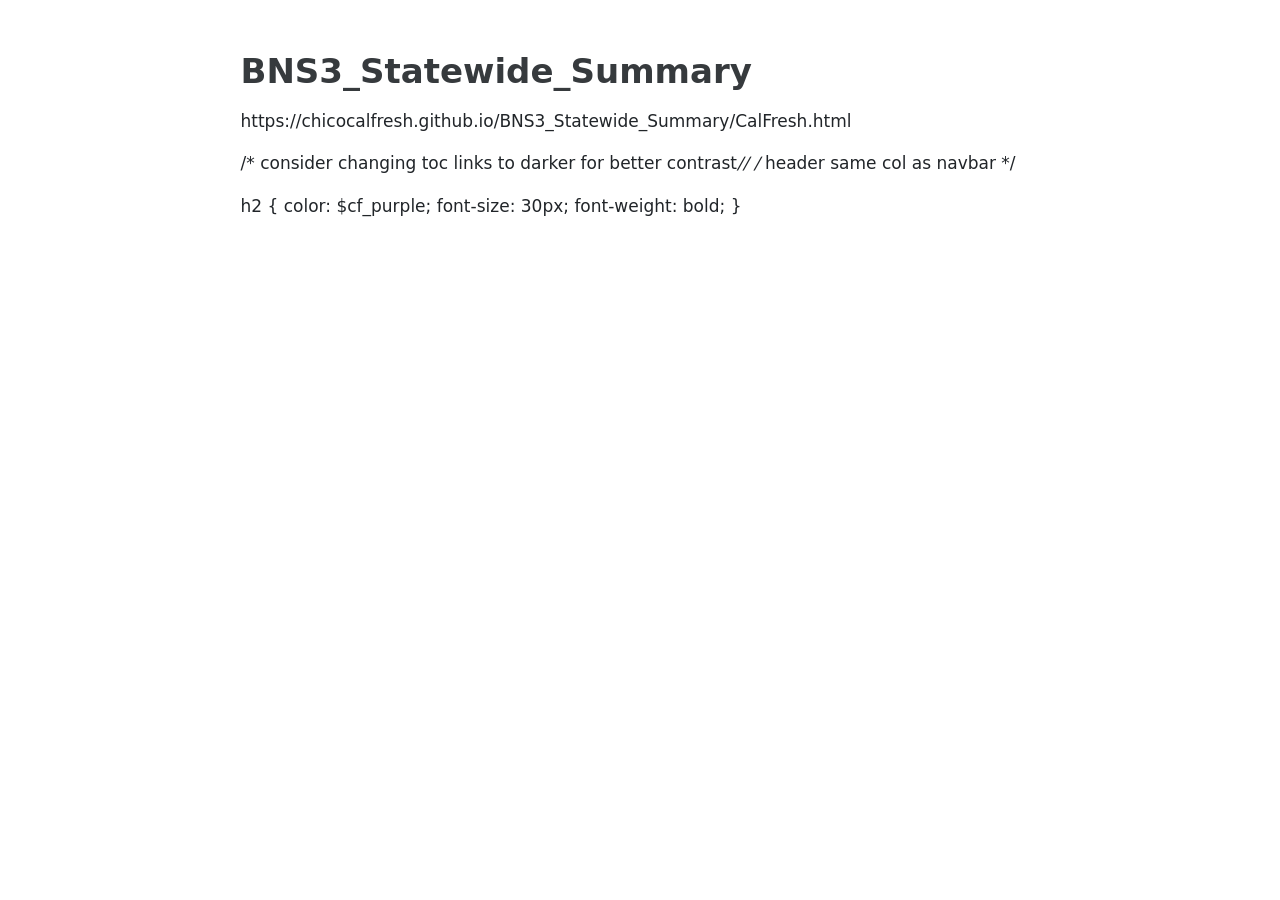
<file: README.html>
<!DOCTYPE html>
<html xmlns="http://www.w3.org/1999/xhtml" lang="en" xml:lang="en"><head>

<meta charset="utf-8">
<meta name="generator" content="quarto-1.3.319">

<meta name="viewport" content="width=device-width, initial-scale=1.0, user-scalable=yes">


<title>readme</title>
<style>
code{white-space: pre-wrap;}
span.smallcaps{font-variant: small-caps;}
div.columns{display: flex; gap: min(4vw, 1.5em);}
div.column{flex: auto; overflow-x: auto;}
div.hanging-indent{margin-left: 1.5em; text-indent: -1.5em;}
ul.task-list{list-style: none;}
ul.task-list li input[type="checkbox"] {
  width: 0.8em;
  margin: 0 0.8em 0.2em -1em; /* quarto-specific, see https://github.com/quarto-dev/quarto-cli/issues/4556 */ 
  vertical-align: middle;
}
</style>


<script src="README_files/libs/clipboard/clipboard.min.js"></script>
<script src="README_files/libs/quarto-html/quarto.js"></script>
<script src="README_files/libs/quarto-html/popper.min.js"></script>
<script src="README_files/libs/quarto-html/tippy.umd.min.js"></script>
<script src="README_files/libs/quarto-html/anchor.min.js"></script>
<link href="README_files/libs/quarto-html/tippy.css" rel="stylesheet">
<link href="README_files/libs/quarto-html/quarto-syntax-highlighting.css" rel="stylesheet" id="quarto-text-highlighting-styles">
<script src="README_files/libs/bootstrap/bootstrap.min.js"></script>
<link href="README_files/libs/bootstrap/bootstrap-icons.css" rel="stylesheet">
<link href="README_files/libs/bootstrap/bootstrap.min.css" rel="stylesheet" id="quarto-bootstrap" data-mode="light">


</head>

<body class="fullcontent">

<div id="quarto-content" class="page-columns page-rows-contents page-layout-article">

<main class="content" id="quarto-document-content">



<section id="bns3_statewide_summary" class="level1">
<h1>BNS3_Statewide_Summary</h1>
<p>https://chicocalfresh.github.io/BNS3_Statewide_Summary/CalFresh.html</p>
<p>/* consider changing toc links to darker for better contrast<em>// /</em> header same col as navbar */</p>
<p>h2 { color: $cf_purple; font-size: 30px; font-weight: bold; }</p>
</section>

</main>
<!-- /main column -->
<script id="quarto-html-after-body" type="application/javascript">
window.document.addEventListener("DOMContentLoaded", function (event) {
  const toggleBodyColorMode = (bsSheetEl) => {
    const mode = bsSheetEl.getAttribute("data-mode");
    const bodyEl = window.document.querySelector("body");
    if (mode === "dark") {
      bodyEl.classList.add("quarto-dark");
      bodyEl.classList.remove("quarto-light");
    } else {
      bodyEl.classList.add("quarto-light");
      bodyEl.classList.remove("quarto-dark");
    }
  }
  const toggleBodyColorPrimary = () => {
    const bsSheetEl = window.document.querySelector("link#quarto-bootstrap");
    if (bsSheetEl) {
      toggleBodyColorMode(bsSheetEl);
    }
  }
  toggleBodyColorPrimary();  
  const icon = "";
  const anchorJS = new window.AnchorJS();
  anchorJS.options = {
    placement: 'right',
    icon: icon
  };
  anchorJS.add('.anchored');
  const isCodeAnnotation = (el) => {
    for (const clz of el.classList) {
      if (clz.startsWith('code-annotation-')) {                     
        return true;
      }
    }
    return false;
  }
  const clipboard = new window.ClipboardJS('.code-copy-button', {
    text: function(trigger) {
      const codeEl = trigger.previousElementSibling.cloneNode(true);
      for (const childEl of codeEl.children) {
        if (isCodeAnnotation(childEl)) {
          childEl.remove();
        }
      }
      return codeEl.innerText;
    }
  });
  clipboard.on('success', function(e) {
    // button target
    const button = e.trigger;
    // don't keep focus
    button.blur();
    // flash "checked"
    button.classList.add('code-copy-button-checked');
    var currentTitle = button.getAttribute("title");
    button.setAttribute("title", "Copied!");
    let tooltip;
    if (window.bootstrap) {
      button.setAttribute("data-bs-toggle", "tooltip");
      button.setAttribute("data-bs-placement", "left");
      button.setAttribute("data-bs-title", "Copied!");
      tooltip = new bootstrap.Tooltip(button, 
        { trigger: "manual", 
          customClass: "code-copy-button-tooltip",
          offset: [0, -8]});
      tooltip.show();    
    }
    setTimeout(function() {
      if (tooltip) {
        tooltip.hide();
        button.removeAttribute("data-bs-title");
        button.removeAttribute("data-bs-toggle");
        button.removeAttribute("data-bs-placement");
      }
      button.setAttribute("title", currentTitle);
      button.classList.remove('code-copy-button-checked');
    }, 1000);
    // clear code selection
    e.clearSelection();
  });
  function tippyHover(el, contentFn) {
    const config = {
      allowHTML: true,
      content: contentFn,
      maxWidth: 500,
      delay: 100,
      arrow: false,
      appendTo: function(el) {
          return el.parentElement;
      },
      interactive: true,
      interactiveBorder: 10,
      theme: 'quarto',
      placement: 'bottom-start'
    };
    window.tippy(el, config); 
  }
  const noterefs = window.document.querySelectorAll('a[role="doc-noteref"]');
  for (var i=0; i<noterefs.length; i++) {
    const ref = noterefs[i];
    tippyHover(ref, function() {
      // use id or data attribute instead here
      let href = ref.getAttribute('data-footnote-href') || ref.getAttribute('href');
      try { href = new URL(href).hash; } catch {}
      const id = href.replace(/^#\/?/, "");
      const note = window.document.getElementById(id);
      return note.innerHTML;
    });
  }
      let selectedAnnoteEl;
      const selectorForAnnotation = ( cell, annotation) => {
        let cellAttr = 'data-code-cell="' + cell + '"';
        let lineAttr = 'data-code-annotation="' +  annotation + '"';
        const selector = 'span[' + cellAttr + '][' + lineAttr + ']';
        return selector;
      }
      const selectCodeLines = (annoteEl) => {
        const doc = window.document;
        const targetCell = annoteEl.getAttribute("data-target-cell");
        const targetAnnotation = annoteEl.getAttribute("data-target-annotation");
        const annoteSpan = window.document.querySelector(selectorForAnnotation(targetCell, targetAnnotation));
        const lines = annoteSpan.getAttribute("data-code-lines").split(",");
        const lineIds = lines.map((line) => {
          return targetCell + "-" + line;
        })
        let top = null;
        let height = null;
        let parent = null;
        if (lineIds.length > 0) {
            //compute the position of the single el (top and bottom and make a div)
            const el = window.document.getElementById(lineIds[0]);
            top = el.offsetTop;
            height = el.offsetHeight;
            parent = el.parentElement.parentElement;
          if (lineIds.length > 1) {
            const lastEl = window.document.getElementById(lineIds[lineIds.length - 1]);
            const bottom = lastEl.offsetTop + lastEl.offsetHeight;
            height = bottom - top;
          }
          if (top !== null && height !== null && parent !== null) {
            // cook up a div (if necessary) and position it 
            let div = window.document.getElementById("code-annotation-line-highlight");
            if (div === null) {
              div = window.document.createElement("div");
              div.setAttribute("id", "code-annotation-line-highlight");
              div.style.position = 'absolute';
              parent.appendChild(div);
            }
            div.style.top = top - 2 + "px";
            div.style.height = height + 4 + "px";
            let gutterDiv = window.document.getElementById("code-annotation-line-highlight-gutter");
            if (gutterDiv === null) {
              gutterDiv = window.document.createElement("div");
              gutterDiv.setAttribute("id", "code-annotation-line-highlight-gutter");
              gutterDiv.style.position = 'absolute';
              const codeCell = window.document.getElementById(targetCell);
              const gutter = codeCell.querySelector('.code-annotation-gutter');
              gutter.appendChild(gutterDiv);
            }
            gutterDiv.style.top = top - 2 + "px";
            gutterDiv.style.height = height + 4 + "px";
          }
          selectedAnnoteEl = annoteEl;
        }
      };
      const unselectCodeLines = () => {
        const elementsIds = ["code-annotation-line-highlight", "code-annotation-line-highlight-gutter"];
        elementsIds.forEach((elId) => {
          const div = window.document.getElementById(elId);
          if (div) {
            div.remove();
          }
        });
        selectedAnnoteEl = undefined;
      };
      // Attach click handler to the DT
      const annoteDls = window.document.querySelectorAll('dt[data-target-cell]');
      for (const annoteDlNode of annoteDls) {
        annoteDlNode.addEventListener('click', (event) => {
          const clickedEl = event.target;
          if (clickedEl !== selectedAnnoteEl) {
            unselectCodeLines();
            const activeEl = window.document.querySelector('dt[data-target-cell].code-annotation-active');
            if (activeEl) {
              activeEl.classList.remove('code-annotation-active');
            }
            selectCodeLines(clickedEl);
            clickedEl.classList.add('code-annotation-active');
          } else {
            // Unselect the line
            unselectCodeLines();
            clickedEl.classList.remove('code-annotation-active');
          }
        });
      }
  const findCites = (el) => {
    const parentEl = el.parentElement;
    if (parentEl) {
      const cites = parentEl.dataset.cites;
      if (cites) {
        return {
          el,
          cites: cites.split(' ')
        };
      } else {
        return findCites(el.parentElement)
      }
    } else {
      return undefined;
    }
  };
  var bibliorefs = window.document.querySelectorAll('a[role="doc-biblioref"]');
  for (var i=0; i<bibliorefs.length; i++) {
    const ref = bibliorefs[i];
    const citeInfo = findCites(ref);
    if (citeInfo) {
      tippyHover(citeInfo.el, function() {
        var popup = window.document.createElement('div');
        citeInfo.cites.forEach(function(cite) {
          var citeDiv = window.document.createElement('div');
          citeDiv.classList.add('hanging-indent');
          citeDiv.classList.add('csl-entry');
          var biblioDiv = window.document.getElementById('ref-' + cite);
          if (biblioDiv) {
            citeDiv.innerHTML = biblioDiv.innerHTML;
          }
          popup.appendChild(citeDiv);
        });
        return popup.innerHTML;
      });
    }
  }
});
</script>
</div> <!-- /content -->



</body></html>
</file>
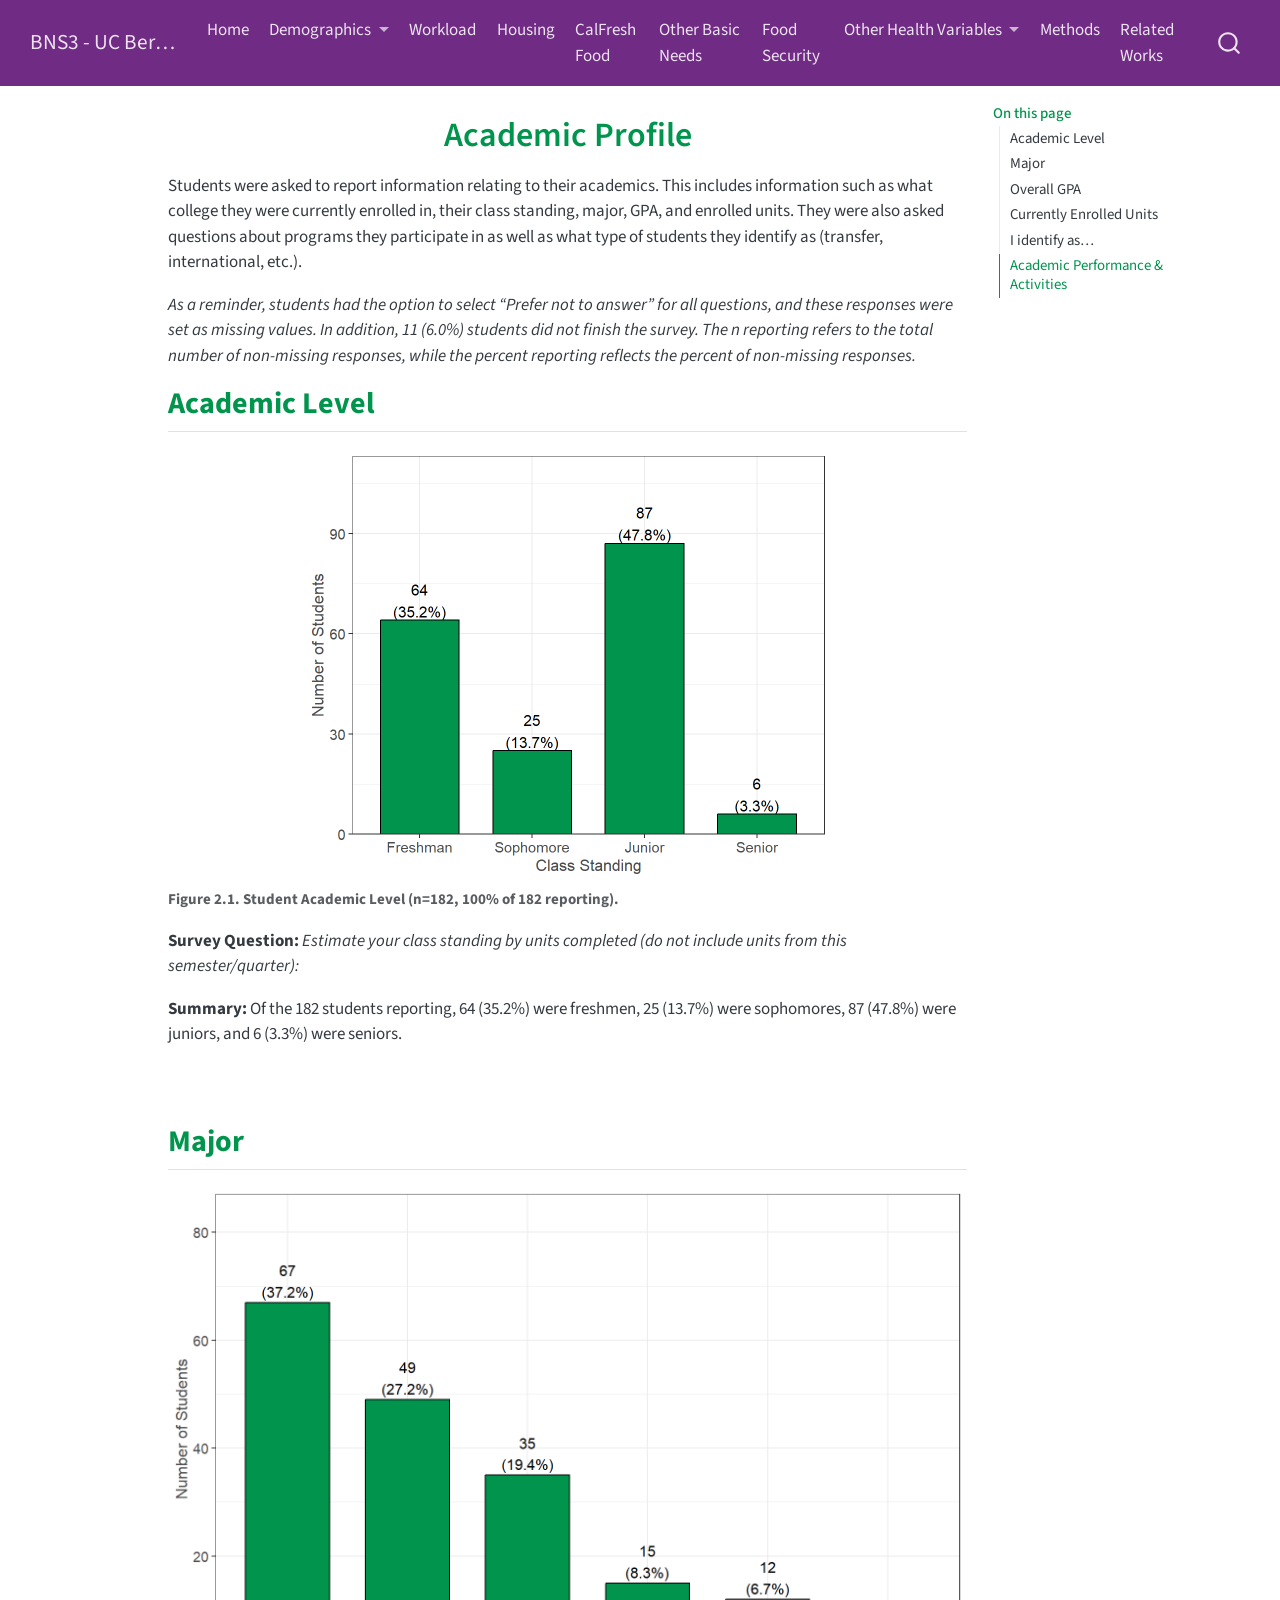
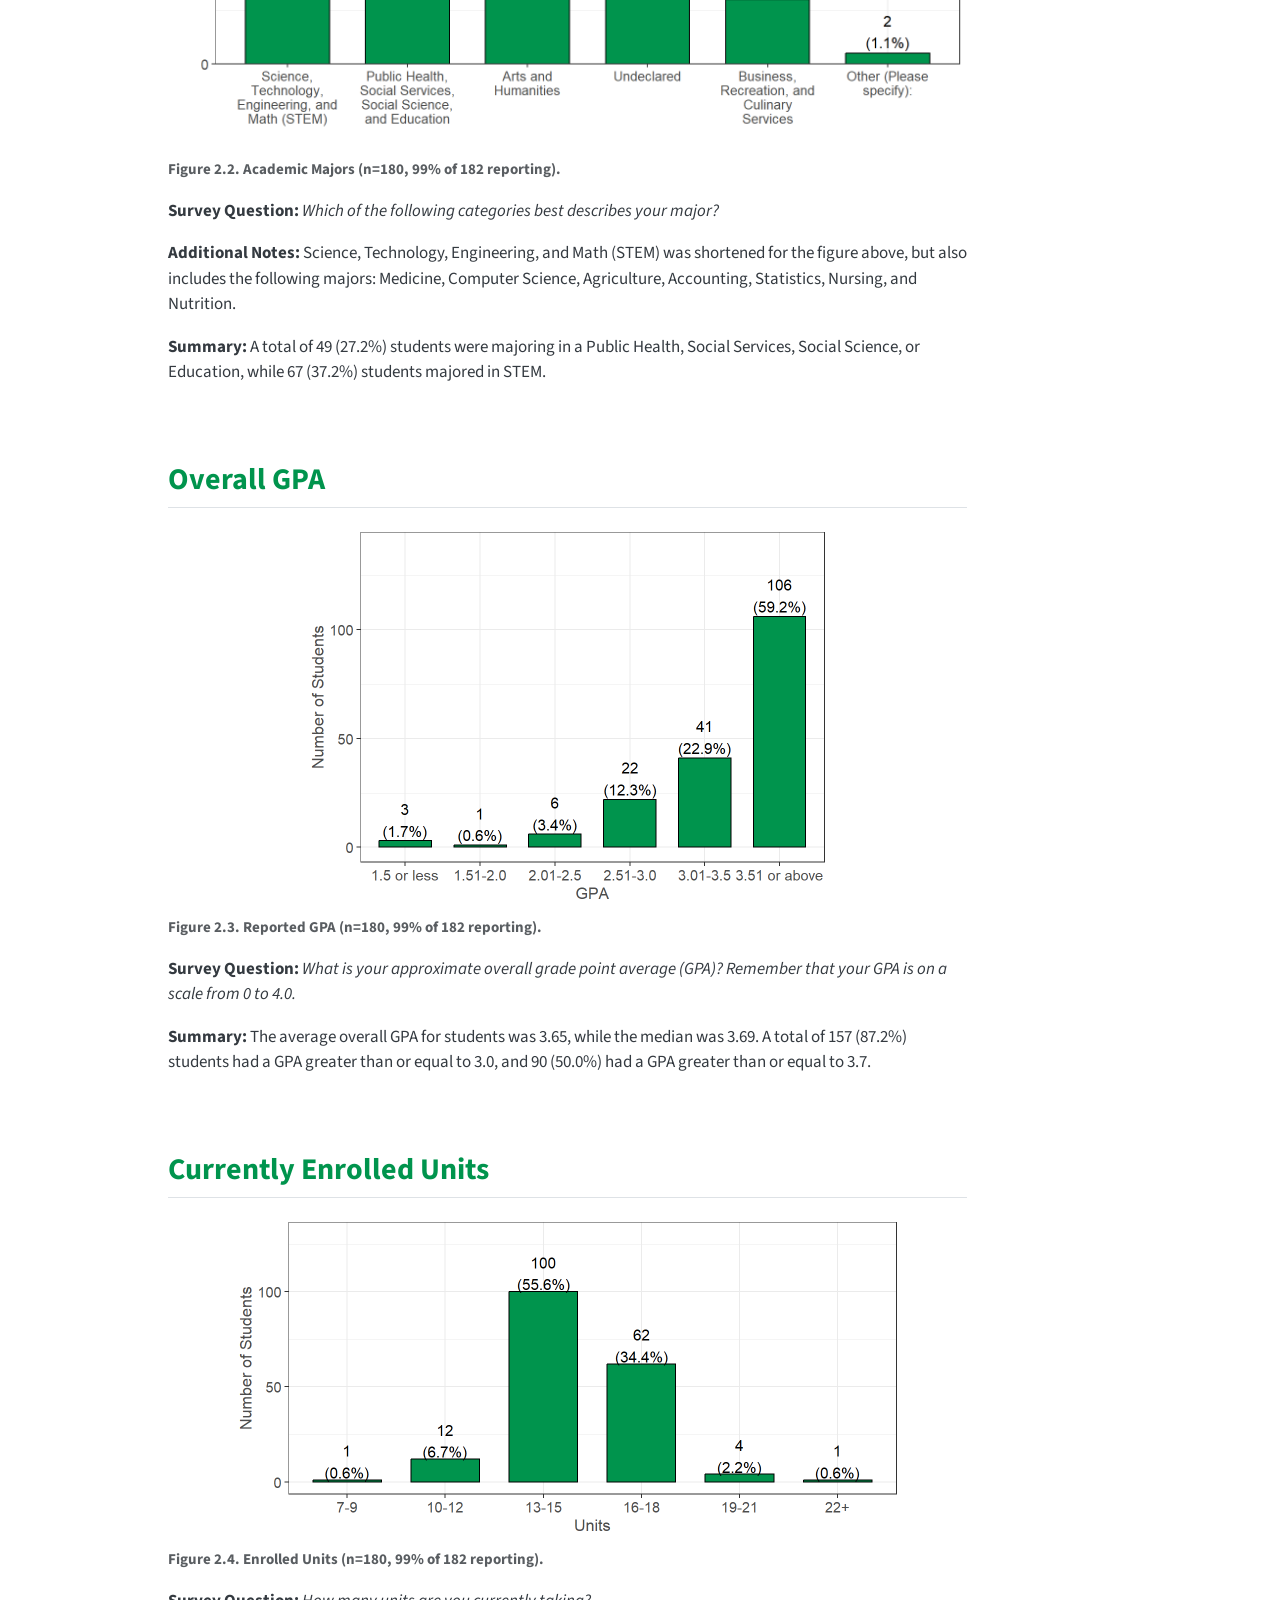
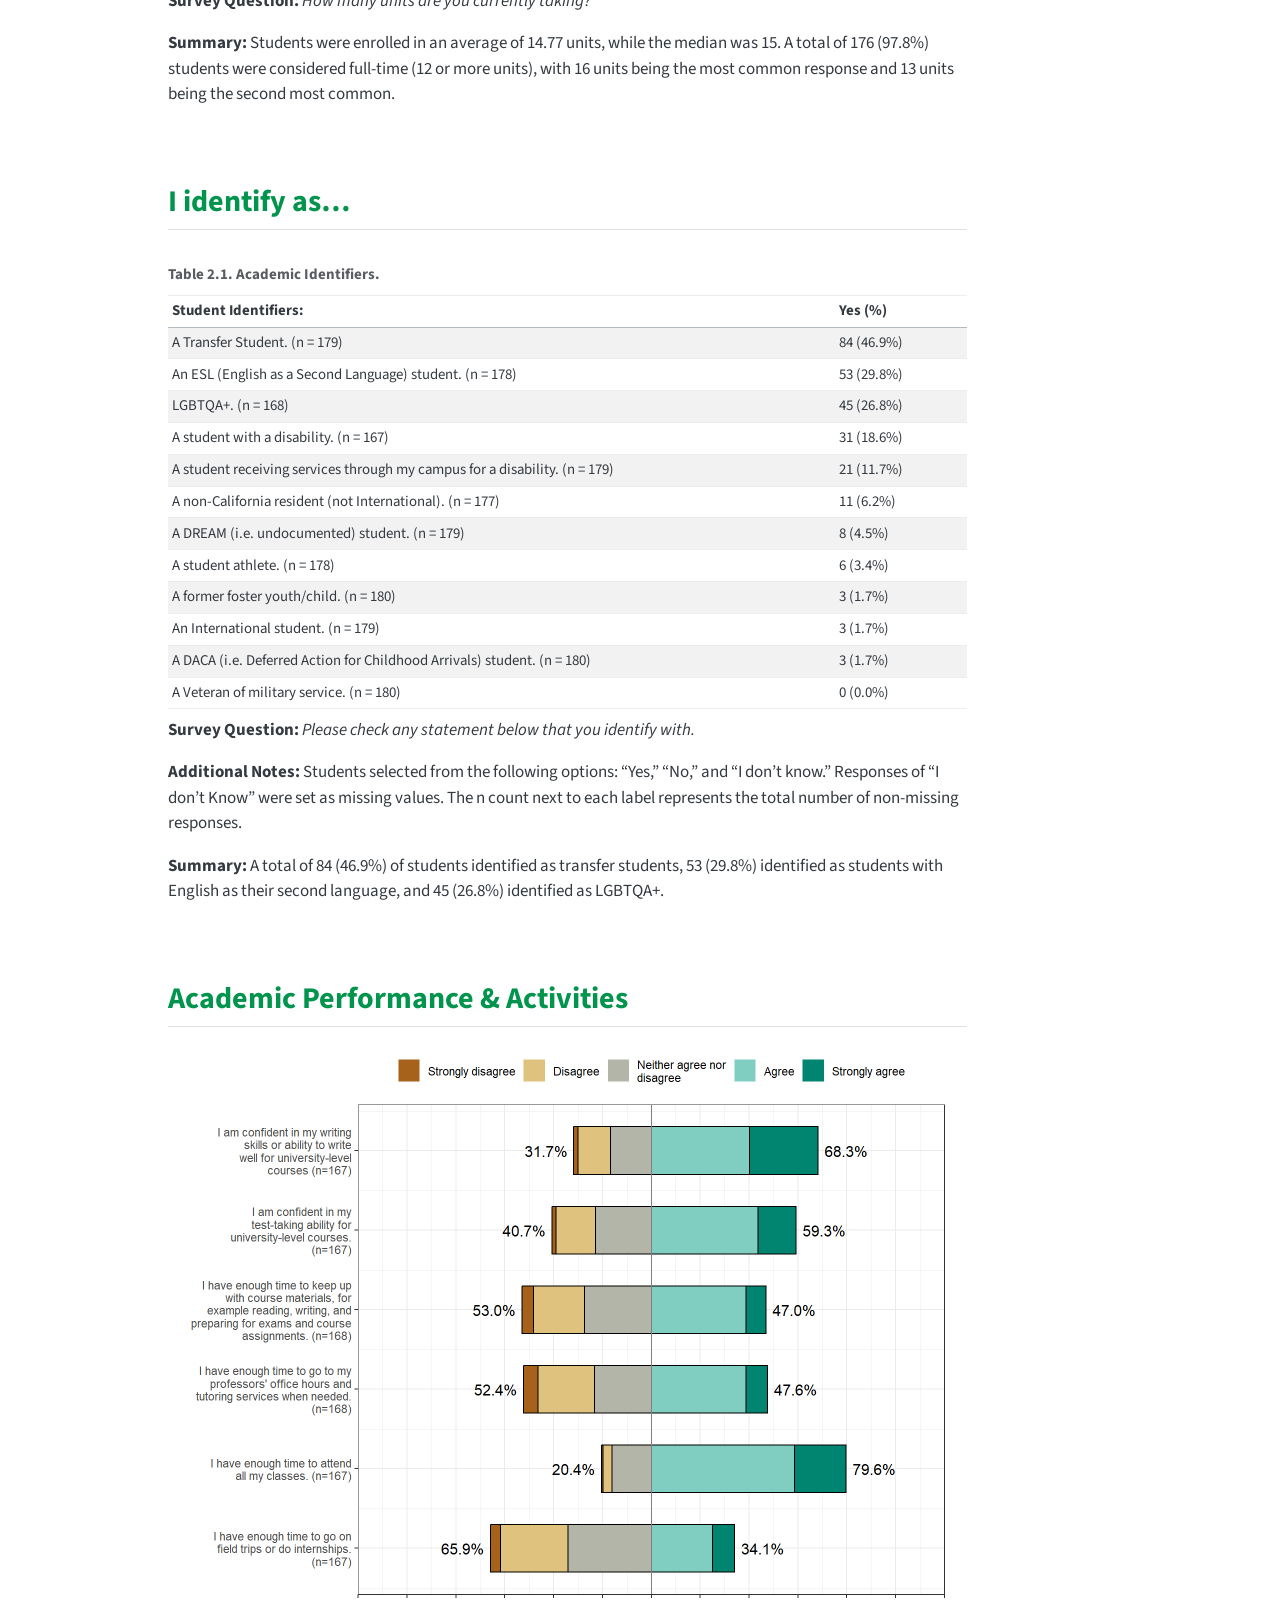
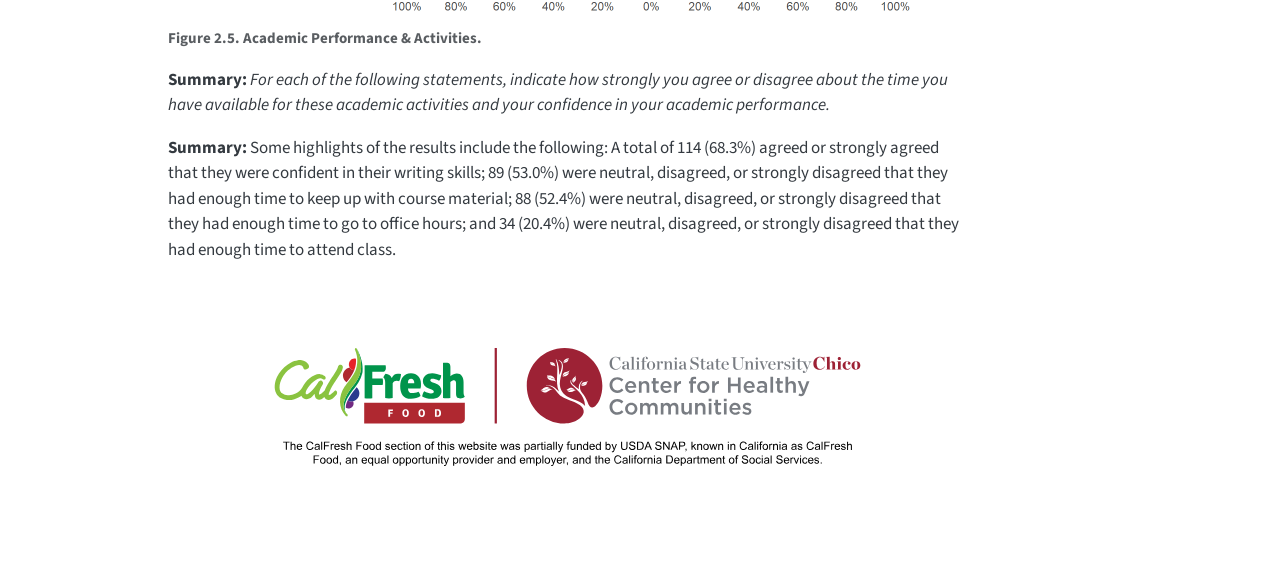
<file: docs/Academic_Profile.html>
<!DOCTYPE html>
<html xmlns="http://www.w3.org/1999/xhtml" lang="en" xml:lang="en"><head>

<meta charset="utf-8">
<meta name="generator" content="quarto-1.5.57">

<meta name="viewport" content="width=device-width, initial-scale=1.0, user-scalable=yes">


<title>Academic Profile – BNS3 - UC Berkeley</title>
<style>
code{white-space: pre-wrap;}
span.smallcaps{font-variant: small-caps;}
div.columns{display: flex; gap: min(4vw, 1.5em);}
div.column{flex: auto; overflow-x: auto;}
div.hanging-indent{margin-left: 1.5em; text-indent: -1.5em;}
ul.task-list{list-style: none;}
ul.task-list li input[type="checkbox"] {
  width: 0.8em;
  margin: 0 0.8em 0.2em -1em; /* quarto-specific, see https://github.com/quarto-dev/quarto-cli/issues/4556 */ 
  vertical-align: middle;
}
</style>


<script src="site_libs/quarto-nav/quarto-nav.js"></script>
<script src="site_libs/quarto-nav/headroom.min.js"></script>
<script src="site_libs/clipboard/clipboard.min.js"></script>
<script src="site_libs/quarto-search/autocomplete.umd.js"></script>
<script src="site_libs/quarto-search/fuse.min.js"></script>
<script src="site_libs/quarto-search/quarto-search.js"></script>
<meta name="quarto:offset" content="./">
<script src="site_libs/quarto-html/quarto.js"></script>
<script src="site_libs/quarto-html/popper.min.js"></script>
<script src="site_libs/quarto-html/tippy.umd.min.js"></script>
<link href="site_libs/quarto-html/tippy.css" rel="stylesheet">
<link href="site_libs/quarto-html/quarto-syntax-highlighting.css" rel="stylesheet" id="quarto-text-highlighting-styles">
<script src="site_libs/bootstrap/bootstrap.min.js"></script>
<link href="site_libs/bootstrap/bootstrap-icons.css" rel="stylesheet">
<link href="site_libs/bootstrap/bootstrap.min.css" rel="stylesheet" id="quarto-bootstrap" data-mode="light">
<script id="quarto-search-options" type="application/json">{
  "location": "navbar",
  "copy-button": false,
  "collapse-after": 3,
  "panel-placement": "end",
  "type": "overlay",
  "limit": 50,
  "keyboard-shortcut": [
    "f",
    "/",
    "s"
  ],
  "show-item-context": false,
  "language": {
    "search-no-results-text": "No results",
    "search-matching-documents-text": "matching documents",
    "search-copy-link-title": "Copy link to search",
    "search-hide-matches-text": "Hide additional matches",
    "search-more-match-text": "more match in this document",
    "search-more-matches-text": "more matches in this document",
    "search-clear-button-title": "Clear",
    "search-text-placeholder": "",
    "search-detached-cancel-button-title": "Cancel",
    "search-submit-button-title": "Submit",
    "search-label": "Search"
  }
}</script>
<script src="site_libs/kePrint-0.0.1/kePrint.js"></script>

<link href="site_libs/lightable-0.0.1/lightable.css" rel="stylesheet">



</head>

<body class="nav-fixed">

<div id="quarto-search-results"></div>
  <header id="quarto-header" class="headroom fixed-top">
    <nav class="navbar navbar-expand-lg " data-bs-theme="dark">
      <div class="navbar-container container-fluid">
      <div class="navbar-brand-container mx-auto">
    <a class="navbar-brand" href="./index.html">
    <span class="navbar-title">BNS3 - UC Berkeley</span>
    </a>
  </div>
            <div id="quarto-search" class="" title="Search"></div>
          <button class="navbar-toggler" type="button" data-bs-toggle="collapse" data-bs-target="#navbarCollapse" aria-controls="navbarCollapse" role="menu" aria-expanded="false" aria-label="Toggle navigation" onclick="if (window.quartoToggleHeadroom) { window.quartoToggleHeadroom(); }">
  <span class="navbar-toggler-icon"></span>
</button>
          <div class="collapse navbar-collapse" id="navbarCollapse">
            <ul class="navbar-nav navbar-nav-scroll me-auto">
  <li class="nav-item">
    <a class="nav-link" href="./index.html"> 
<span class="menu-text">Home</span></a>
  </li>  
  <li class="nav-item dropdown ">
    <a class="nav-link dropdown-toggle" href="#" id="nav-menu-demographics" role="link" data-bs-toggle="dropdown" aria-expanded="false">
 <span class="menu-text">Demographics</span>
    </a>
    <ul class="dropdown-menu" aria-labelledby="nav-menu-demographics">    
        <li>
    <a class="dropdown-item" href="./Demographics.html">
 <span class="dropdown-text">Personal Demographics</span></a>
  </li>  
        <li>
    <a class="dropdown-item" href="./Academic_Profile.html">
 <span class="dropdown-text">Academic Profile</span></a>
  </li>  
    </ul>
  </li>
  <li class="nav-item">
    <a class="nav-link" href="./Workload.html"> 
<span class="menu-text">Workload</span></a>
  </li>  
  <li class="nav-item">
    <a class="nav-link" href="./Housing.html"> 
<span class="menu-text">Housing</span></a>
  </li>  
  <li class="nav-item">
    <a class="nav-link" href="./CalFresh.html"> 
<span class="menu-text">CalFresh Food</span></a>
  </li>  
  <li class="nav-item">
    <a class="nav-link" href="./Other_Basic_Needs.html"> 
<span class="menu-text">Other Basic Needs</span></a>
  </li>  
  <li class="nav-item">
    <a class="nav-link" href="./Food_Security.html"> 
<span class="menu-text">Food Security</span></a>
  </li>  
  <li class="nav-item dropdown ">
    <a class="nav-link dropdown-toggle" href="#" id="nav-menu-other-health-variables" role="link" data-bs-toggle="dropdown" aria-expanded="false">
 <span class="menu-text">Other Health Variables</span>
    </a>
    <ul class="dropdown-menu" aria-labelledby="nav-menu-other-health-variables">    
        <li>
    <a class="dropdown-item" href="./Eating_Habits.html">
 <span class="dropdown-text">Eating Habits</span></a>
  </li>  
        <li>
    <a class="dropdown-item" href="./Physical_Activity.html">
 <span class="dropdown-text">Physical Activity</span></a>
  </li>  
        <li>
    <a class="dropdown-item" href="./Mental_Health.html">
 <span class="dropdown-text">Mental Health</span></a>
  </li>  
    </ul>
  </li>
</ul>
            <ul class="navbar-nav navbar-nav-scroll ms-auto">
  <li class="nav-item">
    <a class="nav-link" href="https://chicocalfresh.github.io/BNS3_Statewide_Summary/Methods.html"> 
<span class="menu-text">Methods</span></a>
  </li>  
  <li class="nav-item">
    <a class="nav-link" href="https://chcchicostate.org/research-evaluation/"> 
<span class="menu-text">Related Works</span></a>
  </li>  
</ul>
          </div> <!-- /navcollapse -->
            <div class="quarto-navbar-tools">
</div>
      </div> <!-- /container-fluid -->
    </nav>
</header>
<!-- content -->
<div id="quarto-content" class="quarto-container page-columns page-rows-contents page-layout-article page-navbar">
<!-- sidebar -->
<!-- margin-sidebar -->
    <div id="quarto-margin-sidebar" class="sidebar margin-sidebar">
        <nav id="TOC" role="doc-toc" class="toc-active">
    <h2 id="toc-title">On this page</h2>
   
  <ul>
  <li><a href="#academic-level" id="toc-academic-level" class="nav-link active" data-scroll-target="#academic-level">Academic Level</a></li>
  <li><a href="#major" id="toc-major" class="nav-link" data-scroll-target="#major">Major</a></li>
  <li><a href="#overall-gpa" id="toc-overall-gpa" class="nav-link" data-scroll-target="#overall-gpa">Overall GPA</a></li>
  <li><a href="#currently-enrolled-units" id="toc-currently-enrolled-units" class="nav-link" data-scroll-target="#currently-enrolled-units">Currently Enrolled Units</a></li>
  <li><a href="#i-identify-as" id="toc-i-identify-as" class="nav-link" data-scroll-target="#i-identify-as">I identify as…</a></li>
  <li><a href="#academic-performance-activities" id="toc-academic-performance-activities" class="nav-link" data-scroll-target="#academic-performance-activities">Academic Performance &amp; Activities</a></li>
  </ul>
</nav>
    </div>
<!-- main -->
<main class="content" id="quarto-document-content">

<header id="title-block-header" class="quarto-title-block default">
<div class="quarto-title">
<h1 class="title">Academic Profile</h1>
</div>



<div class="quarto-title-meta">

    
  
    
  </div>
  


</header>


<p>Students were asked to report information relating to their academics. This includes information such as what college they were currently enrolled in, their class standing, major, GPA, and enrolled units. They were also asked questions about programs they participate in as well as what type of students they identify as (transfer, international, etc.).</p>
<p><em>As a reminder, students had the option to select “Prefer not to answer” for all questions, and these responses were set as missing values. In addition, 11 (6.0%) students did not finish the survey. The n reporting refers to the total number of non-missing responses, while the percent reporting reflects the percent of non-missing responses.</em></p>
<section id="academic-level" class="level2">
<h2 data-anchor-id="academic-level">Academic Level</h2>
<div class="cell" data-layout-align="center">
<div class="cell-output-display">
<div class="quarto-figure quarto-figure-center">
<figure class="figure">
<p><img src="Academic_Profile_files/figure-html/unnamed-chunk-2-1.png" class="img-fluid figure-img" width="528"></p>
<figcaption>Figure 2.1. Student Academic Level (n=182, 100% of 182 reporting).</figcaption>
</figure>
</div>
</div>
</div>
<p><strong>Survey Question: </strong> <em>Estimate your class standing by units completed (do not include units from this semester/quarter):</em></p>
<p><strong>Summary: </strong> Of the 182 students reporting, 64 (35.2%) were freshmen, 25 (13.7%) were sophomores, 87 (47.8%) were juniors, and 6 (3.3%) were seniors.</p>
<p><br></p>
</section>
<section id="major" class="level2">
<h2 data-anchor-id="major">Major</h2>
<div class="cell" data-layout-align="center">
<div class="cell-output-display">
<div class="quarto-figure quarto-figure-center">
<figure class="figure">
<p><img src="Academic_Profile_files/figure-html/unnamed-chunk-3-1.png" class="img-fluid figure-img" width="816"></p>
<figcaption>Figure 2.2. Academic Majors (n=180, 99% of 182 reporting).</figcaption>
</figure>
</div>
</div>
</div>
<p><strong>Survey Question: </strong> <em>Which of the following categories best describes your major?</em></p>
<p><strong>Additional Notes: </strong> Science, Technology, Engineering, and Math (STEM) was shortened for the figure above, but also includes the following majors: Medicine, Computer Science, Agriculture, Accounting, Statistics, Nursing, and Nutrition.</p>
<p><strong>Summary: </strong> A total of 49 (27.2%) students were majoring in a Public Health, Social Services, Social Science, or Education, while 67 (37.2%) students majored in STEM.</p>
<p><br></p>
</section>
<section id="overall-gpa" class="level2">
<h2 data-anchor-id="overall-gpa">Overall GPA</h2>
<div class="cell" data-layout-align="center">
<div class="cell-output-display">
<div class="quarto-figure quarto-figure-center">
<figure class="figure">
<p><img src="Academic_Profile_files/figure-html/unnamed-chunk-4-1.png" class="img-fluid figure-img" width="528"></p>
<figcaption>Figure 2.3. Reported GPA (n=180, 99% of 182 reporting).</figcaption>
</figure>
</div>
</div>
</div>
<p><strong>Survey Question: </strong> <em>What is your approximate overall grade point average (GPA)? Remember that your GPA is on a scale from 0 to 4.0.</em></p>
<p><strong>Summary: </strong> The average overall GPA for students was 3.65, while the median was 3.69. A total of 157 (87.2%) students had a GPA greater than or equal to 3.0, and 90 (50.0%) had a GPA greater than or equal to 3.7.</p>
<p><br></p>
</section>
<section id="currently-enrolled-units" class="level2">
<h2 data-anchor-id="currently-enrolled-units">Currently Enrolled Units</h2>
<div class="cell" data-layout-align="center">
<div class="cell-output-display">
<div class="quarto-figure quarto-figure-center">
<figure class="figure">
<p><img src="Academic_Profile_files/figure-html/unnamed-chunk-5-1.png" class="img-fluid figure-img" width="672"></p>
<figcaption>Figure 2.4. Enrolled Units (n=180, 99% of 182 reporting).</figcaption>
</figure>
</div>
</div>
</div>
<p><strong>Survey Question: </strong> <em>How many units are you currently taking?</em></p>
<p><strong>Summary: </strong> Students were enrolled in an average of 14.77 units, while the median was 15. A total of 176 (97.8%) students were considered full-time (12 or more units), with 16 units being the most common response and 13 units being the second most common.</p>
<p><br></p>
</section>
<section id="i-identify-as" class="level2">
<h2 data-anchor-id="i-identify-as">I identify as…</h2>
<div class="cell" data-layout-align="center">
<div class="cell-output-display">
<table class="table table-striped caption-top table-sm small" data-quarto-postprocess="true">
<caption>Table 2.1. Academic Identifiers.</caption>
<thead>
<tr class="header">
<th style="text-align: left;" data-quarto-table-cell-role="th">Student Identifiers:</th>
<th style="text-align: left;" data-quarto-table-cell-role="th">Yes (%)</th>
</tr>
</thead>
<tbody>
<tr class="odd">
<td style="text-align: left;">A Transfer Student. (n = 179)</td>
<td style="text-align: left; width: 3.5cm;">84 (46.9%)</td>
</tr>
<tr class="even">
<td style="text-align: left;">An ESL (English as a Second Language) student. (n = 178)</td>
<td style="text-align: left; width: 3.5cm;">53 (29.8%)</td>
</tr>
<tr class="odd">
<td style="text-align: left;">LGBTQA+. (n = 168)</td>
<td style="text-align: left; width: 3.5cm;">45 (26.8%)</td>
</tr>
<tr class="even">
<td style="text-align: left;">A student with a disability. (n = 167)</td>
<td style="text-align: left; width: 3.5cm;">31 (18.6%)</td>
</tr>
<tr class="odd">
<td style="text-align: left;">A student receiving services through my campus for a disability. (n = 179)</td>
<td style="text-align: left; width: 3.5cm;">21 (11.7%)</td>
</tr>
<tr class="even">
<td style="text-align: left;">A non-California resident (not International). (n = 177)</td>
<td style="text-align: left; width: 3.5cm;">11 (6.2%)</td>
</tr>
<tr class="odd">
<td style="text-align: left;">A DREAM (i.e. undocumented) student. (n = 179)</td>
<td style="text-align: left; width: 3.5cm;">8 (4.5%)</td>
</tr>
<tr class="even">
<td style="text-align: left;">A student athlete. (n = 178)</td>
<td style="text-align: left; width: 3.5cm;">6 (3.4%)</td>
</tr>
<tr class="odd">
<td style="text-align: left;">A former foster youth/child. (n = 180)</td>
<td style="text-align: left; width: 3.5cm;">3 (1.7%)</td>
</tr>
<tr class="even">
<td style="text-align: left;">An International student. (n = 179)</td>
<td style="text-align: left; width: 3.5cm;">3 (1.7%)</td>
</tr>
<tr class="odd">
<td style="text-align: left;">A DACA (i.e. Deferred Action for Childhood Arrivals) student. (n = 180)</td>
<td style="text-align: left; width: 3.5cm;">3 (1.7%)</td>
</tr>
<tr class="even">
<td style="text-align: left;">A Veteran of military service. (n = 180)</td>
<td style="text-align: left; width: 3.5cm;">0 (0.0%)</td>
</tr>
</tbody>
</table>


</div>
</div>
<p><strong>Survey Question:</strong> <em>Please check any statement below that you identify with.</em></p>
<p><strong>Additional Notes:</strong> Students selected from the following options: “Yes,” “No,” and “I don’t know.” Responses of “I don’t Know” were set as missing values. The n count next to each label represents the total number of non-missing responses.</p>
<p><strong>Summary:</strong> A total of 84 (46.9%) of students identified as transfer students, 53 (29.8%) identified as students with English as their second language, and 45 (26.8%) identified as LGBTQA+.</p>
<p><br></p>
</section>
<section id="academic-performance-activities" class="level2">
<h2 data-anchor-id="academic-performance-activities">Academic Performance &amp; Activities</h2>
<div class="cell" data-layout-align="center">
<div class="cell-output-display">
<div class="quarto-figure quarto-figure-center">
<figure class="figure">
<p><img src="Academic_Profile_files/figure-html/unnamed-chunk-8-1.png" class="img-fluid figure-img" width="768"></p>
<figcaption>Figure 2.5. Academic Performance &amp; Activities.</figcaption>
</figure>
</div>
</div>
</div>
<p><strong>Summary:</strong> <em>For each of the following statements, indicate how strongly you agree or disagree about the time you have available for these academic activities and your confidence in your academic performance.</em></p>
<p><strong>Summary:</strong> Some highlights of the results include the following: A total of 114 (68.3%) agreed or strongly agreed that they were confident in their writing skills; 89 (53.0%) were neutral, disagreed, or strongly disagreed that they had enough time to keep up with course material; 88 (52.4%) were neutral, disagreed, or strongly disagreed that they had enough time to go to office hours; and 34 (20.4%) were neutral, disagreed, or strongly disagreed that they had enough time to attend class.</p>
<p><br></p>
<div class="columns">
<div class="column" style="width:10%;">

</div><div class="column" style="width:80%;">
<div style="text-align: center;">
<p><img src="bns_statewide_logo_array.svg" alt="CHC Logo" width="auto" height="auto"></p>
</div>
</div><div class="column" style="width:10%;">

</div>
</div>


</section>

</main> <!-- /main -->
<script id="quarto-html-after-body" type="application/javascript">
window.document.addEventListener("DOMContentLoaded", function (event) {
  const toggleBodyColorMode = (bsSheetEl) => {
    const mode = bsSheetEl.getAttribute("data-mode");
    const bodyEl = window.document.querySelector("body");
    if (mode === "dark") {
      bodyEl.classList.add("quarto-dark");
      bodyEl.classList.remove("quarto-light");
    } else {
      bodyEl.classList.add("quarto-light");
      bodyEl.classList.remove("quarto-dark");
    }
  }
  const toggleBodyColorPrimary = () => {
    const bsSheetEl = window.document.querySelector("link#quarto-bootstrap");
    if (bsSheetEl) {
      toggleBodyColorMode(bsSheetEl);
    }
  }
  toggleBodyColorPrimary();  
  const isCodeAnnotation = (el) => {
    for (const clz of el.classList) {
      if (clz.startsWith('code-annotation-')) {                     
        return true;
      }
    }
    return false;
  }
  const onCopySuccess = function(e) {
    // button target
    const button = e.trigger;
    // don't keep focus
    button.blur();
    // flash "checked"
    button.classList.add('code-copy-button-checked');
    var currentTitle = button.getAttribute("title");
    button.setAttribute("title", "Copied!");
    let tooltip;
    if (window.bootstrap) {
      button.setAttribute("data-bs-toggle", "tooltip");
      button.setAttribute("data-bs-placement", "left");
      button.setAttribute("data-bs-title", "Copied!");
      tooltip = new bootstrap.Tooltip(button, 
        { trigger: "manual", 
          customClass: "code-copy-button-tooltip",
          offset: [0, -8]});
      tooltip.show();    
    }
    setTimeout(function() {
      if (tooltip) {
        tooltip.hide();
        button.removeAttribute("data-bs-title");
        button.removeAttribute("data-bs-toggle");
        button.removeAttribute("data-bs-placement");
      }
      button.setAttribute("title", currentTitle);
      button.classList.remove('code-copy-button-checked');
    }, 1000);
    // clear code selection
    e.clearSelection();
  }
  const getTextToCopy = function(trigger) {
      const codeEl = trigger.previousElementSibling.cloneNode(true);
      for (const childEl of codeEl.children) {
        if (isCodeAnnotation(childEl)) {
          childEl.remove();
        }
      }
      return codeEl.innerText;
  }
  const clipboard = new window.ClipboardJS('.code-copy-button:not([data-in-quarto-modal])', {
    text: getTextToCopy
  });
  clipboard.on('success', onCopySuccess);
  if (window.document.getElementById('quarto-embedded-source-code-modal')) {
    // For code content inside modals, clipBoardJS needs to be initialized with a container option
    // TODO: Check when it could be a function (https://github.com/zenorocha/clipboard.js/issues/860)
    const clipboardModal = new window.ClipboardJS('.code-copy-button[data-in-quarto-modal]', {
      text: getTextToCopy,
      container: window.document.getElementById('quarto-embedded-source-code-modal')
    });
    clipboardModal.on('success', onCopySuccess);
  }
    var localhostRegex = new RegExp(/^(?:http|https):\/\/localhost\:?[0-9]*\//);
    var mailtoRegex = new RegExp(/^mailto:/);
      var filterRegex = new RegExp('/' + window.location.host + '/');
    var isInternal = (href) => {
        return filterRegex.test(href) || localhostRegex.test(href) || mailtoRegex.test(href);
    }
    // Inspect non-navigation links and adorn them if external
 	var links = window.document.querySelectorAll('a[href]:not(.nav-link):not(.navbar-brand):not(.toc-action):not(.sidebar-link):not(.sidebar-item-toggle):not(.pagination-link):not(.no-external):not([aria-hidden]):not(.dropdown-item):not(.quarto-navigation-tool):not(.about-link)');
    for (var i=0; i<links.length; i++) {
      const link = links[i];
      if (!isInternal(link.href)) {
        // undo the damage that might have been done by quarto-nav.js in the case of
        // links that we want to consider external
        if (link.dataset.originalHref !== undefined) {
          link.href = link.dataset.originalHref;
        }
      }
    }
  function tippyHover(el, contentFn, onTriggerFn, onUntriggerFn) {
    const config = {
      allowHTML: true,
      maxWidth: 500,
      delay: 100,
      arrow: false,
      appendTo: function(el) {
          return el.parentElement;
      },
      interactive: true,
      interactiveBorder: 10,
      theme: 'quarto',
      placement: 'bottom-start',
    };
    if (contentFn) {
      config.content = contentFn;
    }
    if (onTriggerFn) {
      config.onTrigger = onTriggerFn;
    }
    if (onUntriggerFn) {
      config.onUntrigger = onUntriggerFn;
    }
    window.tippy(el, config); 
  }
  const noterefs = window.document.querySelectorAll('a[role="doc-noteref"]');
  for (var i=0; i<noterefs.length; i++) {
    const ref = noterefs[i];
    tippyHover(ref, function() {
      // use id or data attribute instead here
      let href = ref.getAttribute('data-footnote-href') || ref.getAttribute('href');
      try { href = new URL(href).hash; } catch {}
      const id = href.replace(/^#\/?/, "");
      const note = window.document.getElementById(id);
      if (note) {
        return note.innerHTML;
      } else {
        return "";
      }
    });
  }
  const xrefs = window.document.querySelectorAll('a.quarto-xref');
  const processXRef = (id, note) => {
    // Strip column container classes
    const stripColumnClz = (el) => {
      el.classList.remove("page-full", "page-columns");
      if (el.children) {
        for (const child of el.children) {
          stripColumnClz(child);
        }
      }
    }
    stripColumnClz(note)
    if (id === null || id.startsWith('sec-')) {
      // Special case sections, only their first couple elements
      const container = document.createElement("div");
      if (note.children && note.children.length > 2) {
        container.appendChild(note.children[0].cloneNode(true));
        for (let i = 1; i < note.children.length; i++) {
          const child = note.children[i];
          if (child.tagName === "P" && child.innerText === "") {
            continue;
          } else {
            container.appendChild(child.cloneNode(true));
            break;
          }
        }
        if (window.Quarto?.typesetMath) {
          window.Quarto.typesetMath(container);
        }
        return container.innerHTML
      } else {
        if (window.Quarto?.typesetMath) {
          window.Quarto.typesetMath(note);
        }
        return note.innerHTML;
      }
    } else {
      // Remove any anchor links if they are present
      const anchorLink = note.querySelector('a.anchorjs-link');
      if (anchorLink) {
        anchorLink.remove();
      }
      if (window.Quarto?.typesetMath) {
        window.Quarto.typesetMath(note);
      }
      // TODO in 1.5, we should make sure this works without a callout special case
      if (note.classList.contains("callout")) {
        return note.outerHTML;
      } else {
        return note.innerHTML;
      }
    }
  }
  for (var i=0; i<xrefs.length; i++) {
    const xref = xrefs[i];
    tippyHover(xref, undefined, function(instance) {
      instance.disable();
      let url = xref.getAttribute('href');
      let hash = undefined; 
      if (url.startsWith('#')) {
        hash = url;
      } else {
        try { hash = new URL(url).hash; } catch {}
      }
      if (hash) {
        const id = hash.replace(/^#\/?/, "");
        const note = window.document.getElementById(id);
        if (note !== null) {
          try {
            const html = processXRef(id, note.cloneNode(true));
            instance.setContent(html);
          } finally {
            instance.enable();
            instance.show();
          }
        } else {
          // See if we can fetch this
          fetch(url.split('#')[0])
          .then(res => res.text())
          .then(html => {
            const parser = new DOMParser();
            const htmlDoc = parser.parseFromString(html, "text/html");
            const note = htmlDoc.getElementById(id);
            if (note !== null) {
              const html = processXRef(id, note);
              instance.setContent(html);
            } 
          }).finally(() => {
            instance.enable();
            instance.show();
          });
        }
      } else {
        // See if we can fetch a full url (with no hash to target)
        // This is a special case and we should probably do some content thinning / targeting
        fetch(url)
        .then(res => res.text())
        .then(html => {
          const parser = new DOMParser();
          const htmlDoc = parser.parseFromString(html, "text/html");
          const note = htmlDoc.querySelector('main.content');
          if (note !== null) {
            // This should only happen for chapter cross references
            // (since there is no id in the URL)
            // remove the first header
            if (note.children.length > 0 && note.children[0].tagName === "HEADER") {
              note.children[0].remove();
            }
            const html = processXRef(null, note);
            instance.setContent(html);
          } 
        }).finally(() => {
          instance.enable();
          instance.show();
        });
      }
    }, function(instance) {
    });
  }
      let selectedAnnoteEl;
      const selectorForAnnotation = ( cell, annotation) => {
        let cellAttr = 'data-code-cell="' + cell + '"';
        let lineAttr = 'data-code-annotation="' +  annotation + '"';
        const selector = 'span[' + cellAttr + '][' + lineAttr + ']';
        return selector;
      }
      const selectCodeLines = (annoteEl) => {
        const doc = window.document;
        const targetCell = annoteEl.getAttribute("data-target-cell");
        const targetAnnotation = annoteEl.getAttribute("data-target-annotation");
        const annoteSpan = window.document.querySelector(selectorForAnnotation(targetCell, targetAnnotation));
        const lines = annoteSpan.getAttribute("data-code-lines").split(",");
        const lineIds = lines.map((line) => {
          return targetCell + "-" + line;
        })
        let top = null;
        let height = null;
        let parent = null;
        if (lineIds.length > 0) {
            //compute the position of the single el (top and bottom and make a div)
            const el = window.document.getElementById(lineIds[0]);
            top = el.offsetTop;
            height = el.offsetHeight;
            parent = el.parentElement.parentElement;
          if (lineIds.length > 1) {
            const lastEl = window.document.getElementById(lineIds[lineIds.length - 1]);
            const bottom = lastEl.offsetTop + lastEl.offsetHeight;
            height = bottom - top;
          }
          if (top !== null && height !== null && parent !== null) {
            // cook up a div (if necessary) and position it 
            let div = window.document.getElementById("code-annotation-line-highlight");
            if (div === null) {
              div = window.document.createElement("div");
              div.setAttribute("id", "code-annotation-line-highlight");
              div.style.position = 'absolute';
              parent.appendChild(div);
            }
            div.style.top = top - 2 + "px";
            div.style.height = height + 4 + "px";
            div.style.left = 0;
            let gutterDiv = window.document.getElementById("code-annotation-line-highlight-gutter");
            if (gutterDiv === null) {
              gutterDiv = window.document.createElement("div");
              gutterDiv.setAttribute("id", "code-annotation-line-highlight-gutter");
              gutterDiv.style.position = 'absolute';
              const codeCell = window.document.getElementById(targetCell);
              const gutter = codeCell.querySelector('.code-annotation-gutter');
              gutter.appendChild(gutterDiv);
            }
            gutterDiv.style.top = top - 2 + "px";
            gutterDiv.style.height = height + 4 + "px";
          }
          selectedAnnoteEl = annoteEl;
        }
      };
      const unselectCodeLines = () => {
        const elementsIds = ["code-annotation-line-highlight", "code-annotation-line-highlight-gutter"];
        elementsIds.forEach((elId) => {
          const div = window.document.getElementById(elId);
          if (div) {
            div.remove();
          }
        });
        selectedAnnoteEl = undefined;
      };
        // Handle positioning of the toggle
    window.addEventListener(
      "resize",
      throttle(() => {
        elRect = undefined;
        if (selectedAnnoteEl) {
          selectCodeLines(selectedAnnoteEl);
        }
      }, 10)
    );
    function throttle(fn, ms) {
    let throttle = false;
    let timer;
      return (...args) => {
        if(!throttle) { // first call gets through
            fn.apply(this, args);
            throttle = true;
        } else { // all the others get throttled
            if(timer) clearTimeout(timer); // cancel #2
            timer = setTimeout(() => {
              fn.apply(this, args);
              timer = throttle = false;
            }, ms);
        }
      };
    }
      // Attach click handler to the DT
      const annoteDls = window.document.querySelectorAll('dt[data-target-cell]');
      for (const annoteDlNode of annoteDls) {
        annoteDlNode.addEventListener('click', (event) => {
          const clickedEl = event.target;
          if (clickedEl !== selectedAnnoteEl) {
            unselectCodeLines();
            const activeEl = window.document.querySelector('dt[data-target-cell].code-annotation-active');
            if (activeEl) {
              activeEl.classList.remove('code-annotation-active');
            }
            selectCodeLines(clickedEl);
            clickedEl.classList.add('code-annotation-active');
          } else {
            // Unselect the line
            unselectCodeLines();
            clickedEl.classList.remove('code-annotation-active');
          }
        });
      }
  const findCites = (el) => {
    const parentEl = el.parentElement;
    if (parentEl) {
      const cites = parentEl.dataset.cites;
      if (cites) {
        return {
          el,
          cites: cites.split(' ')
        };
      } else {
        return findCites(el.parentElement)
      }
    } else {
      return undefined;
    }
  };
  var bibliorefs = window.document.querySelectorAll('a[role="doc-biblioref"]');
  for (var i=0; i<bibliorefs.length; i++) {
    const ref = bibliorefs[i];
    const citeInfo = findCites(ref);
    if (citeInfo) {
      tippyHover(citeInfo.el, function() {
        var popup = window.document.createElement('div');
        citeInfo.cites.forEach(function(cite) {
          var citeDiv = window.document.createElement('div');
          citeDiv.classList.add('hanging-indent');
          citeDiv.classList.add('csl-entry');
          var biblioDiv = window.document.getElementById('ref-' + cite);
          if (biblioDiv) {
            citeDiv.innerHTML = biblioDiv.innerHTML;
          }
          popup.appendChild(citeDiv);
        });
        return popup.innerHTML;
      });
    }
  }
});
</script>
</div> <!-- /content -->




</body></html>
</file>
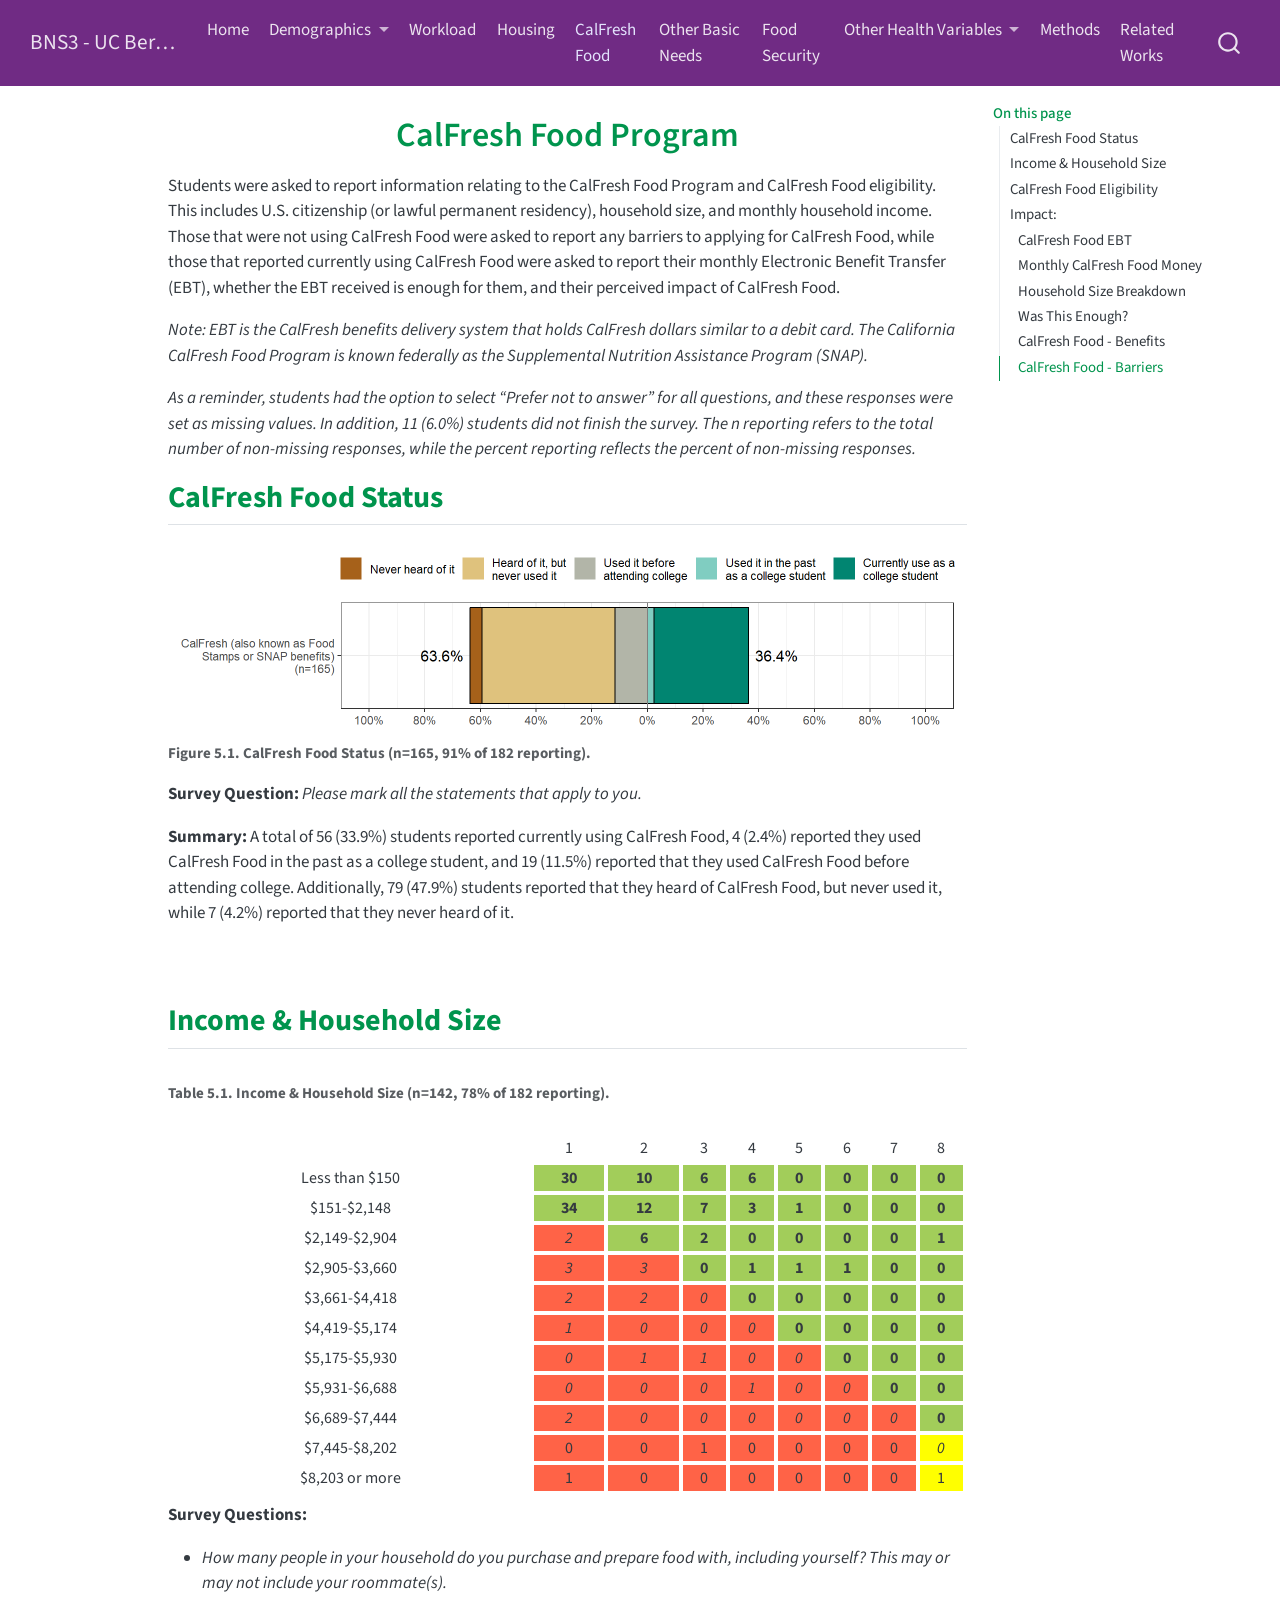
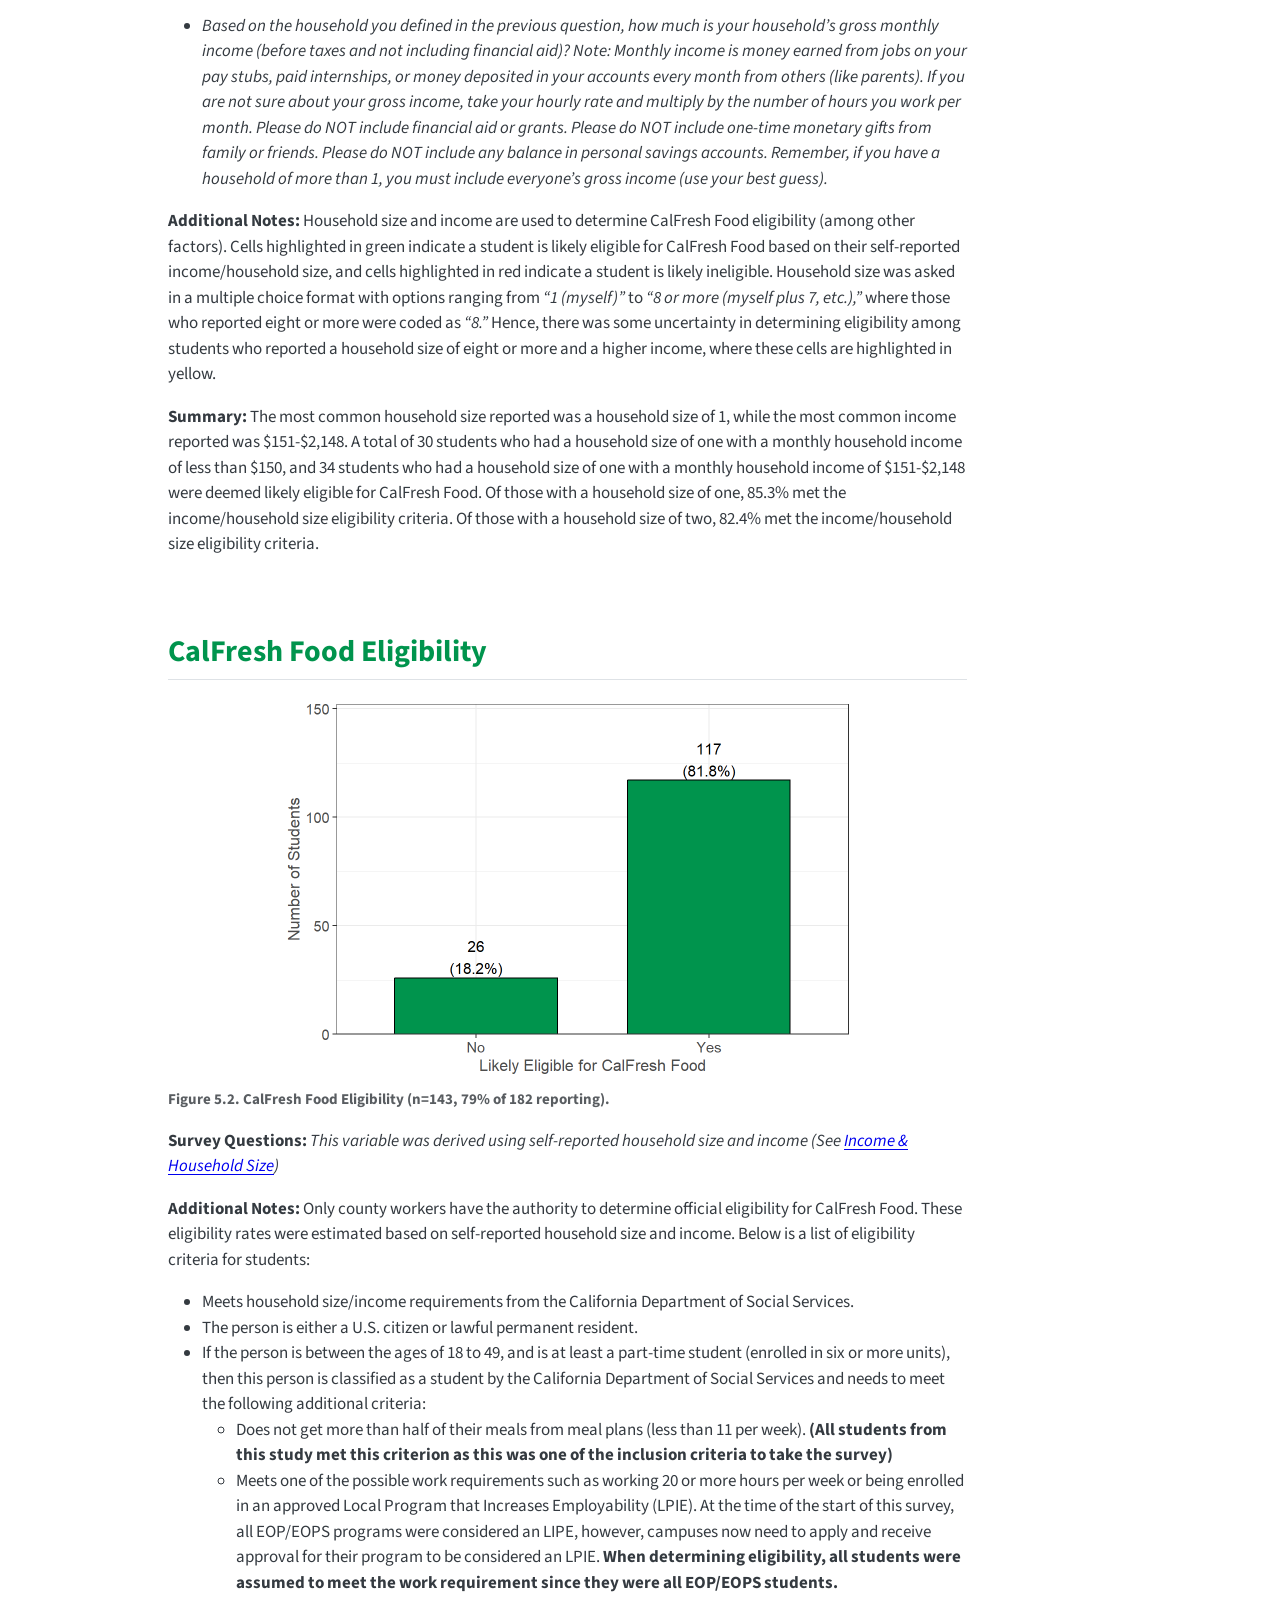
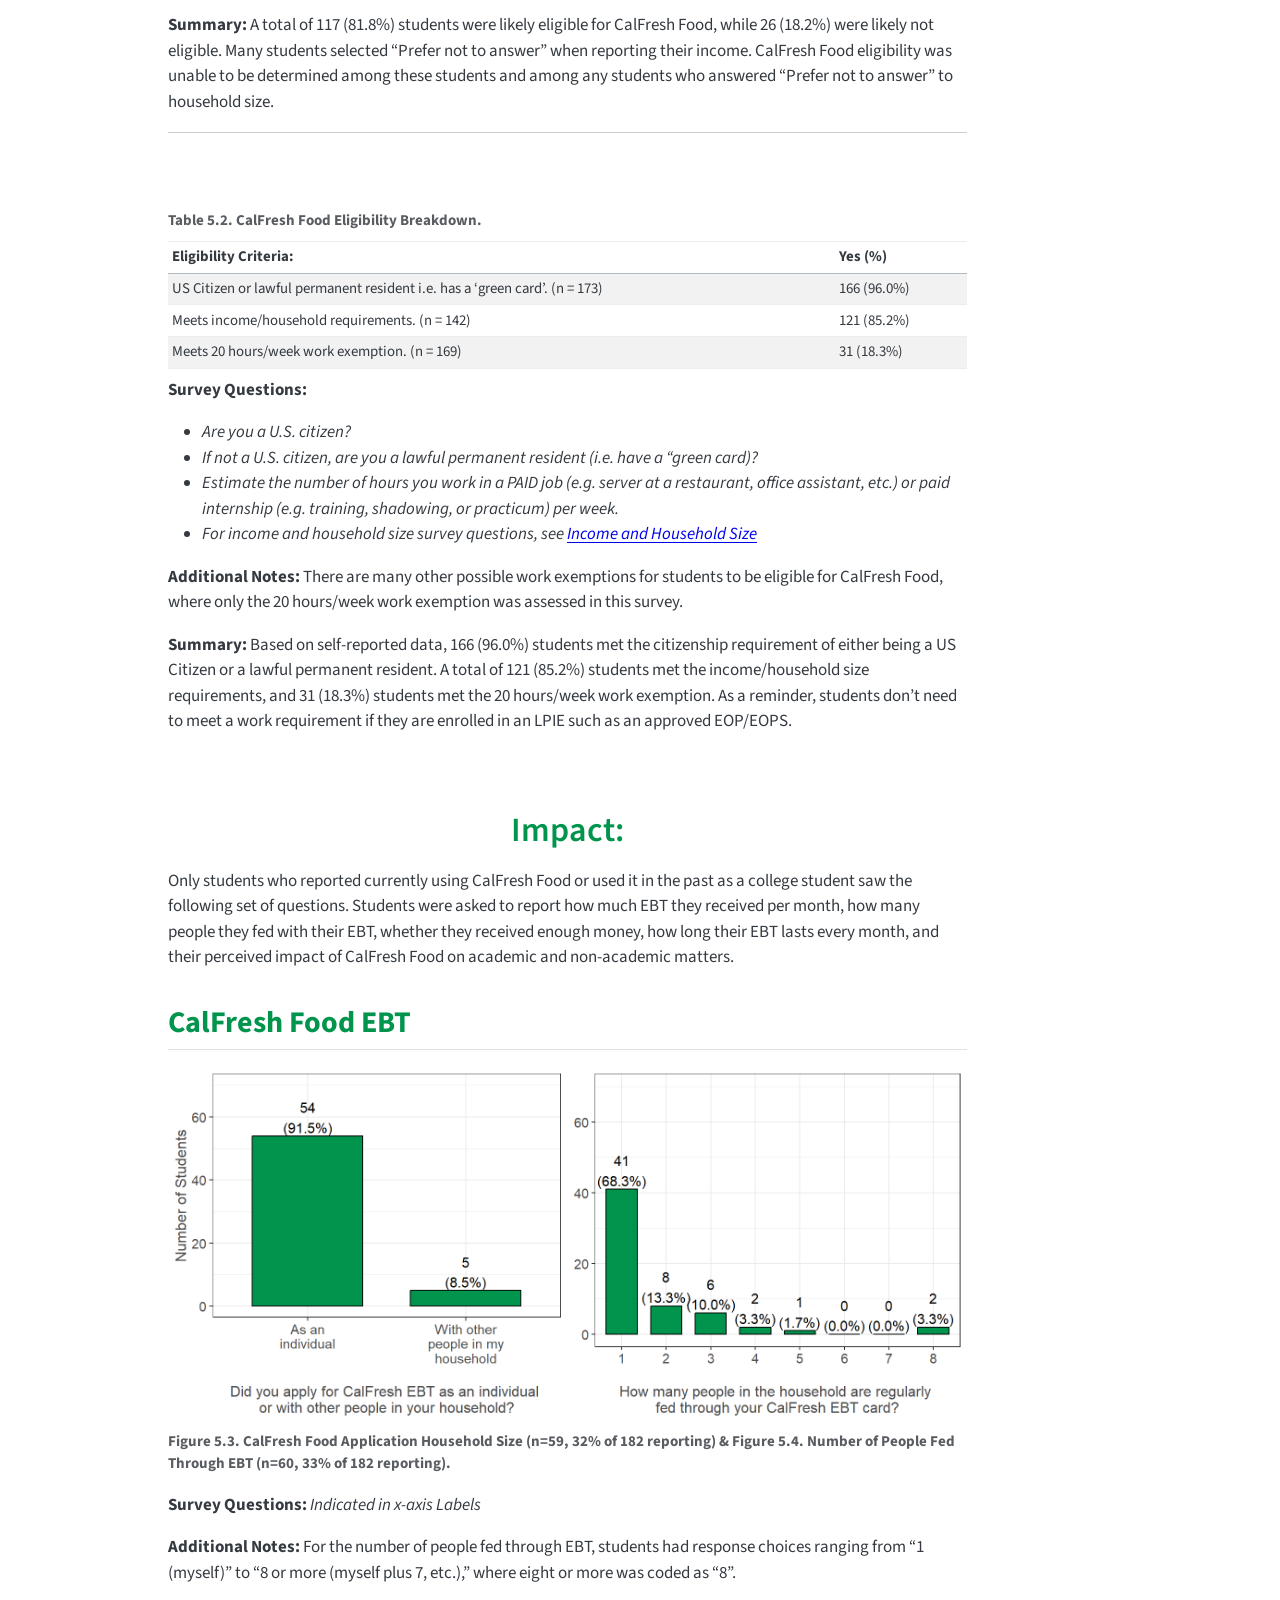
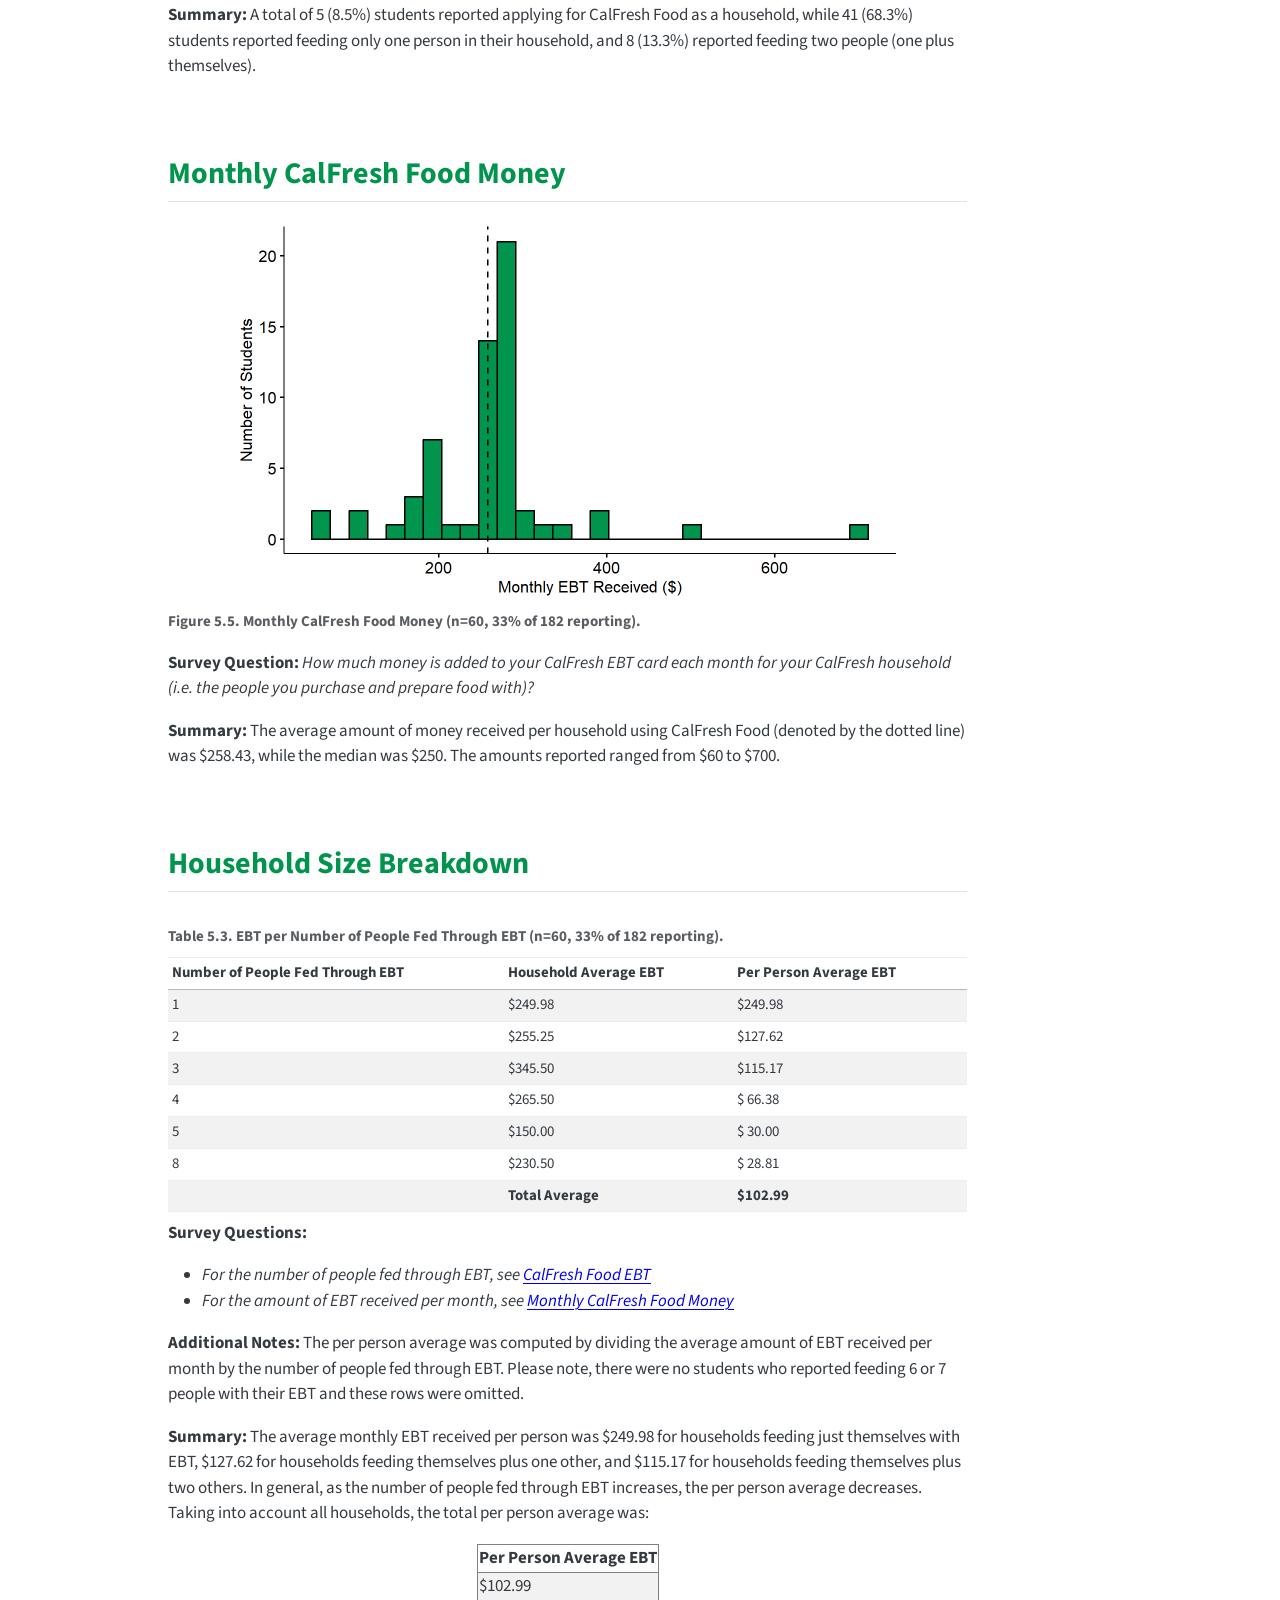
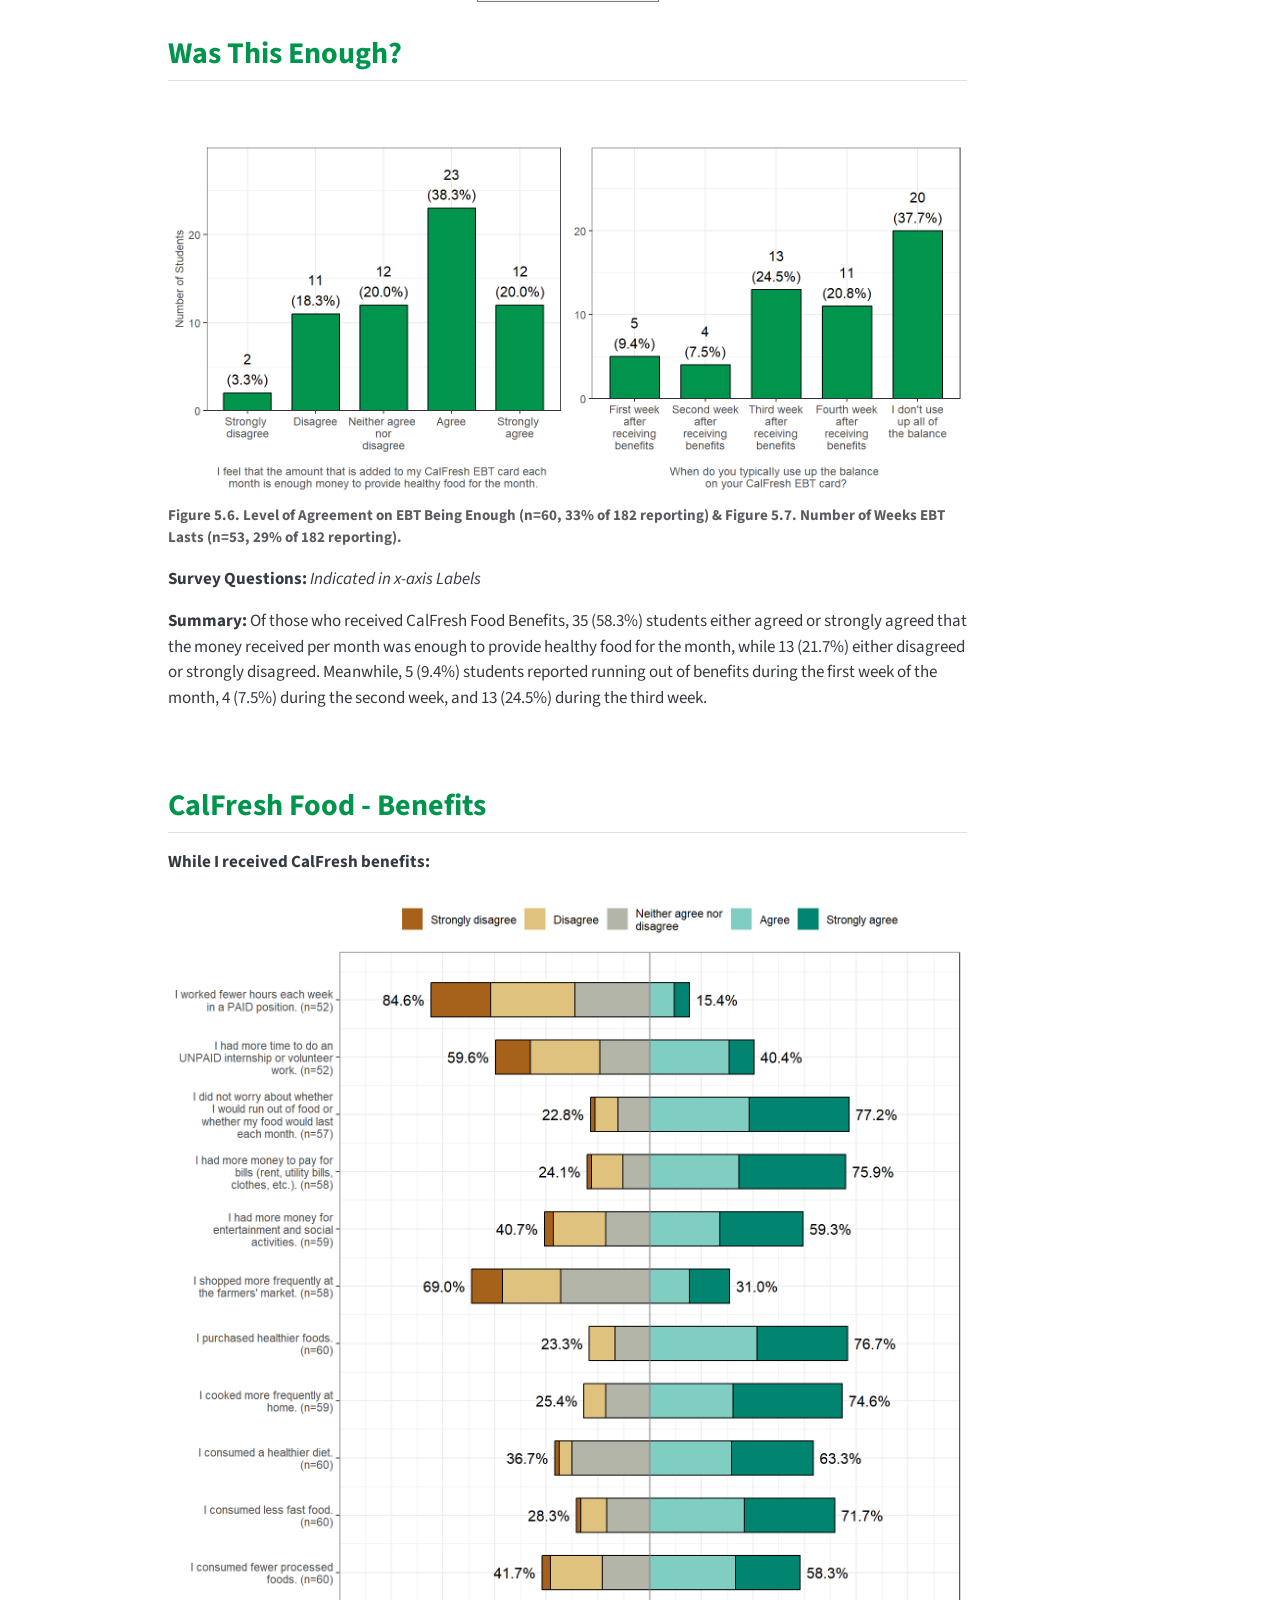
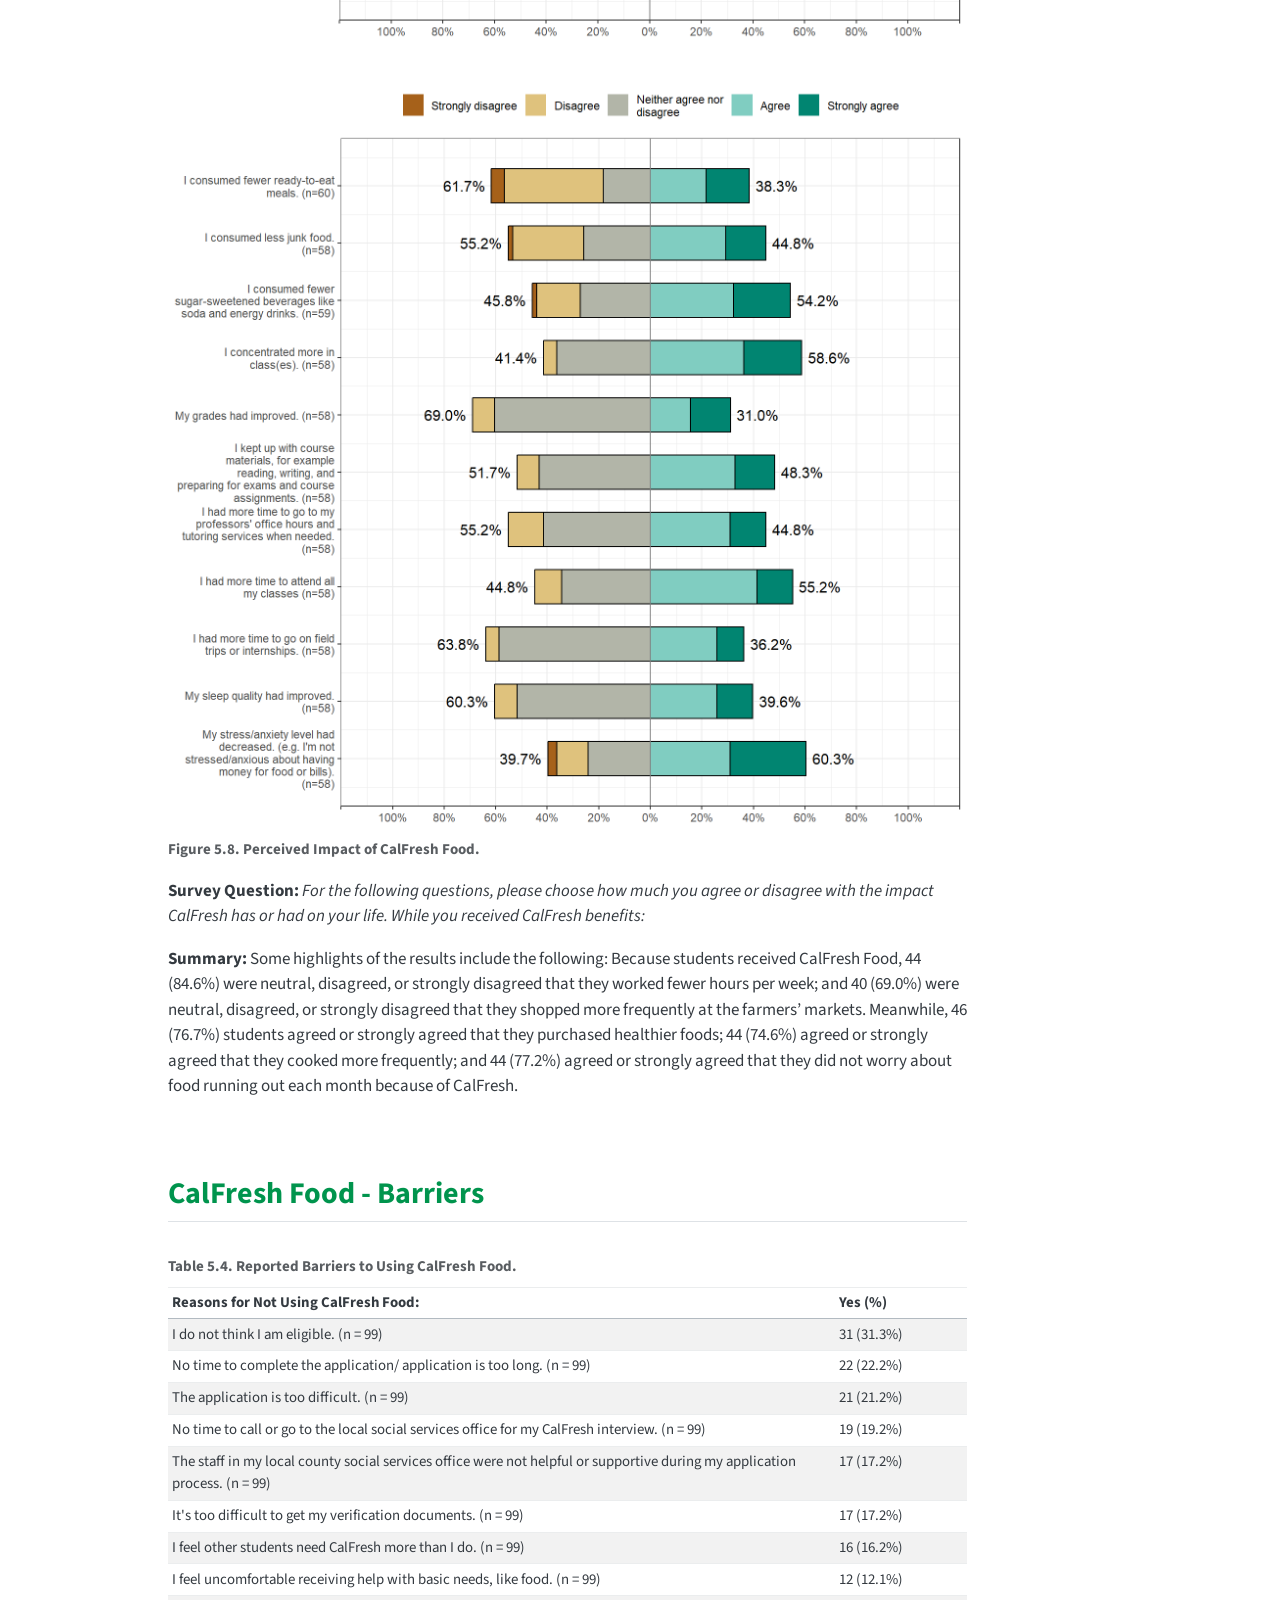
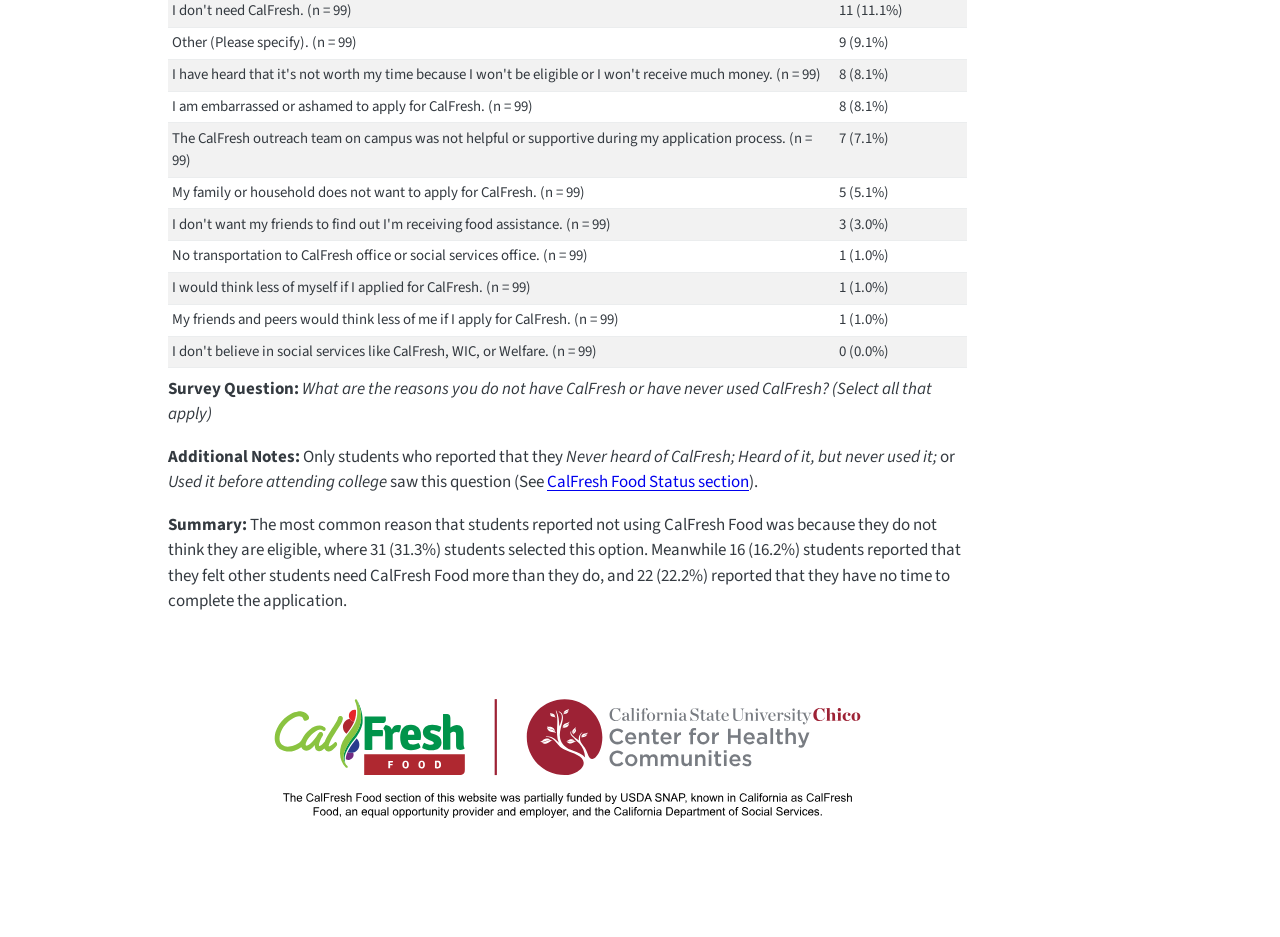
<file: docs/CalFresh.html>
<!DOCTYPE html>
<html xmlns="http://www.w3.org/1999/xhtml" lang="en" xml:lang="en"><head>

<meta charset="utf-8">
<meta name="generator" content="quarto-1.5.57">

<meta name="viewport" content="width=device-width, initial-scale=1.0, user-scalable=yes">


<title>CalFresh Food Program – BNS3 - UC Berkeley</title>
<style>
code{white-space: pre-wrap;}
span.smallcaps{font-variant: small-caps;}
div.columns{display: flex; gap: min(4vw, 1.5em);}
div.column{flex: auto; overflow-x: auto;}
div.hanging-indent{margin-left: 1.5em; text-indent: -1.5em;}
ul.task-list{list-style: none;}
ul.task-list li input[type="checkbox"] {
  width: 0.8em;
  margin: 0 0.8em 0.2em -1em; /* quarto-specific, see https://github.com/quarto-dev/quarto-cli/issues/4556 */ 
  vertical-align: middle;
}
</style>


<script src="site_libs/quarto-nav/quarto-nav.js"></script>
<script src="site_libs/quarto-nav/headroom.min.js"></script>
<script src="site_libs/clipboard/clipboard.min.js"></script>
<script src="site_libs/quarto-search/autocomplete.umd.js"></script>
<script src="site_libs/quarto-search/fuse.min.js"></script>
<script src="site_libs/quarto-search/quarto-search.js"></script>
<meta name="quarto:offset" content="./">
<script src="site_libs/quarto-html/quarto.js"></script>
<script src="site_libs/quarto-html/popper.min.js"></script>
<script src="site_libs/quarto-html/tippy.umd.min.js"></script>
<link href="site_libs/quarto-html/tippy.css" rel="stylesheet">
<link href="site_libs/quarto-html/quarto-syntax-highlighting.css" rel="stylesheet" id="quarto-text-highlighting-styles">
<script src="site_libs/bootstrap/bootstrap.min.js"></script>
<link href="site_libs/bootstrap/bootstrap-icons.css" rel="stylesheet">
<link href="site_libs/bootstrap/bootstrap.min.css" rel="stylesheet" id="quarto-bootstrap" data-mode="light">
<script id="quarto-search-options" type="application/json">{
  "location": "navbar",
  "copy-button": false,
  "collapse-after": 3,
  "panel-placement": "end",
  "type": "overlay",
  "limit": 50,
  "keyboard-shortcut": [
    "f",
    "/",
    "s"
  ],
  "show-item-context": false,
  "language": {
    "search-no-results-text": "No results",
    "search-matching-documents-text": "matching documents",
    "search-copy-link-title": "Copy link to search",
    "search-hide-matches-text": "Hide additional matches",
    "search-more-match-text": "more match in this document",
    "search-more-matches-text": "more matches in this document",
    "search-clear-button-title": "Clear",
    "search-text-placeholder": "",
    "search-detached-cancel-button-title": "Cancel",
    "search-submit-button-title": "Submit",
    "search-label": "Search"
  }
}</script>
<script src="site_libs/kePrint-0.0.1/kePrint.js"></script>

<link href="site_libs/lightable-0.0.1/lightable.css" rel="stylesheet">



</head>

<body class="nav-fixed">

<div id="quarto-search-results"></div>
  <header id="quarto-header" class="headroom fixed-top">
    <nav class="navbar navbar-expand-lg " data-bs-theme="dark">
      <div class="navbar-container container-fluid">
      <div class="navbar-brand-container mx-auto">
    <a class="navbar-brand" href="./index.html">
    <span class="navbar-title">BNS3 - UC Berkeley</span>
    </a>
  </div>
            <div id="quarto-search" class="" title="Search"></div>
          <button class="navbar-toggler" type="button" data-bs-toggle="collapse" data-bs-target="#navbarCollapse" aria-controls="navbarCollapse" role="menu" aria-expanded="false" aria-label="Toggle navigation" onclick="if (window.quartoToggleHeadroom) { window.quartoToggleHeadroom(); }">
  <span class="navbar-toggler-icon"></span>
</button>
          <div class="collapse navbar-collapse" id="navbarCollapse">
            <ul class="navbar-nav navbar-nav-scroll me-auto">
  <li class="nav-item">
    <a class="nav-link" href="./index.html"> 
<span class="menu-text">Home</span></a>
  </li>  
  <li class="nav-item dropdown ">
    <a class="nav-link dropdown-toggle" href="#" id="nav-menu-demographics" role="link" data-bs-toggle="dropdown" aria-expanded="false">
 <span class="menu-text">Demographics</span>
    </a>
    <ul class="dropdown-menu" aria-labelledby="nav-menu-demographics">    
        <li>
    <a class="dropdown-item" href="./Demographics.html">
 <span class="dropdown-text">Personal Demographics</span></a>
  </li>  
        <li>
    <a class="dropdown-item" href="./Academic_Profile.html">
 <span class="dropdown-text">Academic Profile</span></a>
  </li>  
    </ul>
  </li>
  <li class="nav-item">
    <a class="nav-link" href="./Workload.html"> 
<span class="menu-text">Workload</span></a>
  </li>  
  <li class="nav-item">
    <a class="nav-link" href="./Housing.html"> 
<span class="menu-text">Housing</span></a>
  </li>  
  <li class="nav-item">
    <a class="nav-link active" href="./CalFresh.html" aria-current="page"> 
<span class="menu-text">CalFresh Food</span></a>
  </li>  
  <li class="nav-item">
    <a class="nav-link" href="./Other_Basic_Needs.html"> 
<span class="menu-text">Other Basic Needs</span></a>
  </li>  
  <li class="nav-item">
    <a class="nav-link" href="./Food_Security.html"> 
<span class="menu-text">Food Security</span></a>
  </li>  
  <li class="nav-item dropdown ">
    <a class="nav-link dropdown-toggle" href="#" id="nav-menu-other-health-variables" role="link" data-bs-toggle="dropdown" aria-expanded="false">
 <span class="menu-text">Other Health Variables</span>
    </a>
    <ul class="dropdown-menu" aria-labelledby="nav-menu-other-health-variables">    
        <li>
    <a class="dropdown-item" href="./Eating_Habits.html">
 <span class="dropdown-text">Eating Habits</span></a>
  </li>  
        <li>
    <a class="dropdown-item" href="./Physical_Activity.html">
 <span class="dropdown-text">Physical Activity</span></a>
  </li>  
        <li>
    <a class="dropdown-item" href="./Mental_Health.html">
 <span class="dropdown-text">Mental Health</span></a>
  </li>  
    </ul>
  </li>
</ul>
            <ul class="navbar-nav navbar-nav-scroll ms-auto">
  <li class="nav-item">
    <a class="nav-link" href="https://chicocalfresh.github.io/BNS3_Statewide_Summary/Methods.html"> 
<span class="menu-text">Methods</span></a>
  </li>  
  <li class="nav-item">
    <a class="nav-link" href="https://chcchicostate.org/research-evaluation/"> 
<span class="menu-text">Related Works</span></a>
  </li>  
</ul>
          </div> <!-- /navcollapse -->
            <div class="quarto-navbar-tools">
</div>
      </div> <!-- /container-fluid -->
    </nav>
</header>
<!-- content -->
<div id="quarto-content" class="quarto-container page-columns page-rows-contents page-layout-article page-navbar">
<!-- sidebar -->
<!-- margin-sidebar -->
    <div id="quarto-margin-sidebar" class="sidebar margin-sidebar">
        <nav id="TOC" role="doc-toc" class="toc-active">
    <h2 id="toc-title">On this page</h2>
   
  <ul>
  <li><a href="#cal_status_reference" id="toc-cal_status_reference" class="nav-link active" data-scroll-target="#cal_status_reference">CalFresh Food Status</a></li>
  <li><a href="#reference1" id="toc-reference1" class="nav-link" data-scroll-target="#reference1">Income &amp; Household Size</a></li>
  <li><a href="#calfresh-food-eligibility" id="toc-calfresh-food-eligibility" class="nav-link" data-scroll-target="#calfresh-food-eligibility">CalFresh Food Eligibility</a></li>
  <li><a href="#impact" id="toc-impact" class="nav-link" data-scroll-target="#impact">Impact:</a>
  <ul class="collapse">
  <li><a href="#reference2" id="toc-reference2" class="nav-link" data-scroll-target="#reference2">CalFresh Food EBT</a></li>
  <li><a href="#reference3" id="toc-reference3" class="nav-link" data-scroll-target="#reference3">Monthly CalFresh Food Money</a></li>
  <li><a href="#household-size-breakdown" id="toc-household-size-breakdown" class="nav-link" data-scroll-target="#household-size-breakdown">Household Size Breakdown</a></li>
  <li><a href="#was-this-enough" id="toc-was-this-enough" class="nav-link" data-scroll-target="#was-this-enough">Was This Enough?</a></li>
  <li><a href="#calfresh-food---benefits" id="toc-calfresh-food---benefits" class="nav-link" data-scroll-target="#calfresh-food---benefits">CalFresh Food - Benefits</a></li>
  <li><a href="#calfresh-food---barriers" id="toc-calfresh-food---barriers" class="nav-link" data-scroll-target="#calfresh-food---barriers">CalFresh Food - Barriers</a></li>
  </ul></li>
  </ul>
</nav>
    </div>
<!-- main -->
<main class="content" id="quarto-document-content">

<header id="title-block-header" class="quarto-title-block default">
<div class="quarto-title">
<h1 class="title">CalFresh Food Program</h1>
</div>



<div class="quarto-title-meta">

    
  
    
  </div>
  


</header>


<p>Students were asked to report information relating to the CalFresh Food Program and CalFresh Food eligibility. This includes U.S. citizenship (or lawful permanent residency), household size, and monthly household income. Those that were not using CalFresh Food were asked to report any barriers to applying for CalFresh Food, while those that reported currently using CalFresh Food were asked to report their monthly Electronic Benefit Transfer (EBT), whether the EBT received is enough for them, and their perceived impact of CalFresh Food.</p>
<p><em>Note: EBT is the CalFresh benefits delivery system that holds CalFresh dollars similar to a debit card. The California CalFresh Food Program is known federally as the Supplemental Nutrition Assistance Program (SNAP).</em></p>
<p><em>As a reminder, students had the option to select “Prefer not to answer” for all questions, and these responses were set as missing values. In addition, 11 (6.0%) students did not finish the survey. The n reporting refers to the total number of non-missing responses, while the percent reporting reflects the percent of non-missing responses.</em></p>
<section id="cal_status_reference" class="level2">
<h2 data-anchor-id="cal_status_reference">CalFresh Food Status</h2>
<div class="cell" data-layout-align="center">
<div class="cell-output-display">
<div class="quarto-figure quarto-figure-center">
<figure class="figure">
<p><img src="CalFresh_files/figure-html/unnamed-chunk-2-1.png" class="img-fluid figure-img" width="787"></p>
<figcaption>Figure 5.1. CalFresh Food Status (n=165, 91% of 182 reporting).</figcaption>
</figure>
</div>
</div>
</div>
<p><strong>Survey Question:</strong> <em>Please mark all the statements that apply to you.</em></p>
<p><strong>Summary:</strong> A total of 56 (33.9%) students reported currently using CalFresh Food, 4 (2.4%) reported they used CalFresh Food in the past as a college student, and 19 (11.5%) reported that they used CalFresh Food before attending college. Additionally, 79 (47.9%) students reported that they heard of CalFresh Food, but never used it, while 7 (4.2%) reported that they never heard of it.</p>
<p><br></p>
</section>
<section id="reference1" class="level2">
<h2 data-anchor-id="reference1">Income &amp; Household Size</h2>
<div class="cell" data-layout-align="center">
<div class="cell-output-display">
<table class="huxtable" data-quarto-disable-processing="true" style="width: 100%; margin-left: auto; margin-right: auto;">
<caption style="caption-side: top; text-align: center;"><p>Table 5.1. Income &amp; Household Size (n=142, 78% of 182
reporting).</p></caption><colgroup><col><col><col><col><col><col><col><col><col></colgroup><thead>
<tr>
<th class="huxtable-cell huxtable-header" style="text-align: center;  border-style: solid solid solid solid; border-width: 3pt 3pt 3pt 3pt; border-top-color: rgb(255, 255, 255);  border-right-color: rgb(255, 255, 255);  border-bottom-color: rgb(255, 255, 255);  border-left-color: rgb(255, 255, 255);   font-weight: normal;   font-size: 12pt;"></th><th class="huxtable-cell huxtable-header" style="text-align: center;  border-style: solid solid solid solid; border-width: 3pt 3pt 3pt 3pt; border-top-color: rgb(255, 255, 255);  border-right-color: rgb(255, 255, 255);  border-bottom-color: rgb(255, 255, 255);  border-left-color: rgb(255, 255, 255);   font-weight: normal;   font-size: 12pt;">1</th><th class="huxtable-cell huxtable-header" style="text-align: center;  border-style: solid solid solid solid; border-width: 3pt 3pt 3pt 3pt; border-top-color: rgb(255, 255, 255);  border-right-color: rgb(255, 255, 255);  border-bottom-color: rgb(255, 255, 255);  border-left-color: rgb(255, 255, 255);   font-weight: normal;   font-size: 12pt;">2</th><th class="huxtable-cell huxtable-header" style="text-align: center;  border-style: solid solid solid solid; border-width: 3pt 3pt 3pt 3pt; border-top-color: rgb(255, 255, 255);  border-right-color: rgb(255, 255, 255);  border-bottom-color: rgb(255, 255, 255);  border-left-color: rgb(255, 255, 255);   font-weight: normal;   font-size: 12pt;">3</th><th class="huxtable-cell huxtable-header" style="text-align: center;  border-style: solid solid solid solid; border-width: 3pt 3pt 3pt 3pt; border-top-color: rgb(255, 255, 255);  border-right-color: rgb(255, 255, 255);  border-bottom-color: rgb(255, 255, 255);  border-left-color: rgb(255, 255, 255);   font-weight: normal;   font-size: 12pt;">4</th><th class="huxtable-cell huxtable-header" style="text-align: center;  border-style: solid solid solid solid; border-width: 3pt 3pt 3pt 3pt; border-top-color: rgb(255, 255, 255);  border-right-color: rgb(255, 255, 255);  border-bottom-color: rgb(255, 255, 255);  border-left-color: rgb(255, 255, 255);   font-weight: normal;   font-size: 12pt;">5</th><th class="huxtable-cell huxtable-header" style="text-align: center;  border-style: solid solid solid solid; border-width: 3pt 3pt 3pt 3pt; border-top-color: rgb(255, 255, 255);  border-right-color: rgb(255, 255, 255);  border-bottom-color: rgb(255, 255, 255);  border-left-color: rgb(255, 255, 255);   font-weight: normal;   font-size: 12pt;">6</th><th class="huxtable-cell huxtable-header" style="text-align: center;  border-style: solid solid solid solid; border-width: 3pt 3pt 3pt 3pt; border-top-color: rgb(255, 255, 255);  border-right-color: rgb(255, 255, 255);  border-bottom-color: rgb(255, 255, 255);  border-left-color: rgb(255, 255, 255);   font-weight: normal;   font-size: 12pt;">7</th><th class="huxtable-cell huxtable-header" style="text-align: center;  border-style: solid solid solid solid; border-width: 3pt 3pt 3pt 3pt; border-top-color: rgb(255, 255, 255);  border-right-color: rgb(255, 255, 255);  border-bottom-color: rgb(255, 255, 255);  border-left-color: rgb(255, 255, 255);   font-weight: normal;   font-size: 12pt;">8</th></tr>
</thead>
<tbody>
<tr>
<td class="huxtable-cell" style="text-align: center;  border-style: solid solid solid solid; border-width: 3pt 3pt 3pt 3pt; border-top-color: rgb(255, 255, 255);  border-right-color: rgb(255, 255, 255);  border-bottom-color: rgb(255, 255, 255);  border-left-color: rgb(255, 255, 255);      font-size: 12pt;">Less than $150</td><td class="huxtable-cell" style="text-align: center;  border-style: solid solid solid solid; border-width: 3pt 3pt 3pt 3pt; border-top-color: rgb(255, 255, 255);  border-right-color: rgb(255, 255, 255);  border-bottom-color: rgb(255, 255, 255);  border-left-color: rgb(255, 255, 255);  background-color: rgb(162, 205, 90); font-weight: bold;   font-size: 12pt;">30</td><td class="huxtable-cell" style="text-align: center;  border-style: solid solid solid solid; border-width: 3pt 3pt 3pt 3pt; border-top-color: rgb(255, 255, 255);  border-right-color: rgb(255, 255, 255);  border-bottom-color: rgb(255, 255, 255);  border-left-color: rgb(255, 255, 255);  background-color: rgb(162, 205, 90); font-weight: bold;   font-size: 12pt;">10</td><td class="huxtable-cell" style="text-align: center;  border-style: solid solid solid solid; border-width: 3pt 3pt 3pt 3pt; border-top-color: rgb(255, 255, 255);  border-right-color: rgb(255, 255, 255);  border-bottom-color: rgb(255, 255, 255);  border-left-color: rgb(255, 255, 255);  background-color: rgb(162, 205, 90); font-weight: bold;   font-size: 12pt;">6</td><td class="huxtable-cell" style="text-align: center;  border-style: solid solid solid solid; border-width: 3pt 3pt 3pt 3pt; border-top-color: rgb(255, 255, 255);  border-right-color: rgb(255, 255, 255);  border-bottom-color: rgb(255, 255, 255);  border-left-color: rgb(255, 255, 255);  background-color: rgb(162, 205, 90); font-weight: bold;   font-size: 12pt;">6</td><td class="huxtable-cell" style="text-align: center;  border-style: solid solid solid solid; border-width: 3pt 3pt 3pt 3pt; border-top-color: rgb(255, 255, 255);  border-right-color: rgb(255, 255, 255);  border-bottom-color: rgb(255, 255, 255);  border-left-color: rgb(255, 255, 255);  background-color: rgb(162, 205, 90); font-weight: bold;   font-size: 12pt;">0</td><td class="huxtable-cell" style="text-align: center;  border-style: solid solid solid solid; border-width: 3pt 3pt 3pt 3pt; border-top-color: rgb(255, 255, 255);  border-right-color: rgb(255, 255, 255);  border-bottom-color: rgb(255, 255, 255);  border-left-color: rgb(255, 255, 255);  background-color: rgb(162, 205, 90); font-weight: bold;   font-size: 12pt;">0</td><td class="huxtable-cell" style="text-align: center;  border-style: solid solid solid solid; border-width: 3pt 3pt 3pt 3pt; border-top-color: rgb(255, 255, 255);  border-right-color: rgb(255, 255, 255);  border-bottom-color: rgb(255, 255, 255);  border-left-color: rgb(255, 255, 255);  background-color: rgb(162, 205, 90); font-weight: bold;   font-size: 12pt;">0</td><td class="huxtable-cell" style="text-align: center;  border-style: solid solid solid solid; border-width: 3pt 3pt 3pt 3pt; border-top-color: rgb(255, 255, 255);  border-right-color: rgb(255, 255, 255);  border-bottom-color: rgb(255, 255, 255);  border-left-color: rgb(255, 255, 255);  background-color: rgb(162, 205, 90); font-weight: bold;   font-size: 12pt;">0</td></tr>
<tr>
<td class="huxtable-cell" style="text-align: center;  border-style: solid solid solid solid; border-width: 3pt 3pt 3pt 3pt; border-top-color: rgb(255, 255, 255);  border-right-color: rgb(255, 255, 255);  border-bottom-color: rgb(255, 255, 255);  border-left-color: rgb(255, 255, 255);      font-size: 12pt;">$151-$2,148</td><td class="huxtable-cell" style="text-align: center;  border-style: solid solid solid solid; border-width: 3pt 3pt 3pt 3pt; border-top-color: rgb(255, 255, 255);  border-right-color: rgb(255, 255, 255);  border-bottom-color: rgb(255, 255, 255);  border-left-color: rgb(255, 255, 255);  background-color: rgb(162, 205, 90); font-weight: bold;   font-size: 12pt;">34</td><td class="huxtable-cell" style="text-align: center;  border-style: solid solid solid solid; border-width: 3pt 3pt 3pt 3pt; border-top-color: rgb(255, 255, 255);  border-right-color: rgb(255, 255, 255);  border-bottom-color: rgb(255, 255, 255);  border-left-color: rgb(255, 255, 255);  background-color: rgb(162, 205, 90); font-weight: bold;   font-size: 12pt;">12</td><td class="huxtable-cell" style="text-align: center;  border-style: solid solid solid solid; border-width: 3pt 3pt 3pt 3pt; border-top-color: rgb(255, 255, 255);  border-right-color: rgb(255, 255, 255);  border-bottom-color: rgb(255, 255, 255);  border-left-color: rgb(255, 255, 255);  background-color: rgb(162, 205, 90); font-weight: bold;   font-size: 12pt;">7</td><td class="huxtable-cell" style="text-align: center;  border-style: solid solid solid solid; border-width: 3pt 3pt 3pt 3pt; border-top-color: rgb(255, 255, 255);  border-right-color: rgb(255, 255, 255);  border-bottom-color: rgb(255, 255, 255);  border-left-color: rgb(255, 255, 255);  background-color: rgb(162, 205, 90); font-weight: bold;   font-size: 12pt;">3</td><td class="huxtable-cell" style="text-align: center;  border-style: solid solid solid solid; border-width: 3pt 3pt 3pt 3pt; border-top-color: rgb(255, 255, 255);  border-right-color: rgb(255, 255, 255);  border-bottom-color: rgb(255, 255, 255);  border-left-color: rgb(255, 255, 255);  background-color: rgb(162, 205, 90); font-weight: bold;   font-size: 12pt;">1</td><td class="huxtable-cell" style="text-align: center;  border-style: solid solid solid solid; border-width: 3pt 3pt 3pt 3pt; border-top-color: rgb(255, 255, 255);  border-right-color: rgb(255, 255, 255);  border-bottom-color: rgb(255, 255, 255);  border-left-color: rgb(255, 255, 255);  background-color: rgb(162, 205, 90); font-weight: bold;   font-size: 12pt;">0</td><td class="huxtable-cell" style="text-align: center;  border-style: solid solid solid solid; border-width: 3pt 3pt 3pt 3pt; border-top-color: rgb(255, 255, 255);  border-right-color: rgb(255, 255, 255);  border-bottom-color: rgb(255, 255, 255);  border-left-color: rgb(255, 255, 255);  background-color: rgb(162, 205, 90); font-weight: bold;   font-size: 12pt;">0</td><td class="huxtable-cell" style="text-align: center;  border-style: solid solid solid solid; border-width: 3pt 3pt 3pt 3pt; border-top-color: rgb(255, 255, 255);  border-right-color: rgb(255, 255, 255);  border-bottom-color: rgb(255, 255, 255);  border-left-color: rgb(255, 255, 255);  background-color: rgb(162, 205, 90); font-weight: bold;   font-size: 12pt;">0</td></tr>
<tr>
<td class="huxtable-cell" style="text-align: center;  border-style: solid solid solid solid; border-width: 3pt 3pt 3pt 3pt; border-top-color: rgb(255, 255, 255);  border-right-color: rgb(255, 255, 255);  border-bottom-color: rgb(255, 255, 255);  border-left-color: rgb(255, 255, 255);      font-size: 12pt;">$2,149-$2,904</td><td class="huxtable-cell" style="text-align: center;  border-style: solid solid solid solid; border-width: 3pt 3pt 3pt 3pt; border-top-color: rgb(255, 255, 255);  border-right-color: rgb(255, 255, 255);  border-bottom-color: rgb(255, 255, 255);  border-left-color: rgb(255, 255, 255);  background-color: rgb(255, 99, 71);  font-style: italic;  font-size: 12pt;">2</td><td class="huxtable-cell" style="text-align: center;  border-style: solid solid solid solid; border-width: 3pt 3pt 3pt 3pt; border-top-color: rgb(255, 255, 255);  border-right-color: rgb(255, 255, 255);  border-bottom-color: rgb(255, 255, 255);  border-left-color: rgb(255, 255, 255);  background-color: rgb(162, 205, 90); font-weight: bold;   font-size: 12pt;">6</td><td class="huxtable-cell" style="text-align: center;  border-style: solid solid solid solid; border-width: 3pt 3pt 3pt 3pt; border-top-color: rgb(255, 255, 255);  border-right-color: rgb(255, 255, 255);  border-bottom-color: rgb(255, 255, 255);  border-left-color: rgb(255, 255, 255);  background-color: rgb(162, 205, 90); font-weight: bold;   font-size: 12pt;">2</td><td class="huxtable-cell" style="text-align: center;  border-style: solid solid solid solid; border-width: 3pt 3pt 3pt 3pt; border-top-color: rgb(255, 255, 255);  border-right-color: rgb(255, 255, 255);  border-bottom-color: rgb(255, 255, 255);  border-left-color: rgb(255, 255, 255);  background-color: rgb(162, 205, 90); font-weight: bold;   font-size: 12pt;">0</td><td class="huxtable-cell" style="text-align: center;  border-style: solid solid solid solid; border-width: 3pt 3pt 3pt 3pt; border-top-color: rgb(255, 255, 255);  border-right-color: rgb(255, 255, 255);  border-bottom-color: rgb(255, 255, 255);  border-left-color: rgb(255, 255, 255);  background-color: rgb(162, 205, 90); font-weight: bold;   font-size: 12pt;">0</td><td class="huxtable-cell" style="text-align: center;  border-style: solid solid solid solid; border-width: 3pt 3pt 3pt 3pt; border-top-color: rgb(255, 255, 255);  border-right-color: rgb(255, 255, 255);  border-bottom-color: rgb(255, 255, 255);  border-left-color: rgb(255, 255, 255);  background-color: rgb(162, 205, 90); font-weight: bold;   font-size: 12pt;">0</td><td class="huxtable-cell" style="text-align: center;  border-style: solid solid solid solid; border-width: 3pt 3pt 3pt 3pt; border-top-color: rgb(255, 255, 255);  border-right-color: rgb(255, 255, 255);  border-bottom-color: rgb(255, 255, 255);  border-left-color: rgb(255, 255, 255);  background-color: rgb(162, 205, 90); font-weight: bold;   font-size: 12pt;">0</td><td class="huxtable-cell" style="text-align: center;  border-style: solid solid solid solid; border-width: 3pt 3pt 3pt 3pt; border-top-color: rgb(255, 255, 255);  border-right-color: rgb(255, 255, 255);  border-bottom-color: rgb(255, 255, 255);  border-left-color: rgb(255, 255, 255);  background-color: rgb(162, 205, 90); font-weight: bold;   font-size: 12pt;">1</td></tr>
<tr>
<td class="huxtable-cell" style="text-align: center;  border-style: solid solid solid solid; border-width: 3pt 3pt 3pt 3pt; border-top-color: rgb(255, 255, 255);  border-right-color: rgb(255, 255, 255);  border-bottom-color: rgb(255, 255, 255);  border-left-color: rgb(255, 255, 255);      font-size: 12pt;">$2,905-$3,660</td><td class="huxtable-cell" style="text-align: center;  border-style: solid solid solid solid; border-width: 3pt 3pt 3pt 3pt; border-top-color: rgb(255, 255, 255);  border-right-color: rgb(255, 255, 255);  border-bottom-color: rgb(255, 255, 255);  border-left-color: rgb(255, 255, 255);  background-color: rgb(255, 99, 71);  font-style: italic;  font-size: 12pt;">3</td><td class="huxtable-cell" style="text-align: center;  border-style: solid solid solid solid; border-width: 3pt 3pt 3pt 3pt; border-top-color: rgb(255, 255, 255);  border-right-color: rgb(255, 255, 255);  border-bottom-color: rgb(255, 255, 255);  border-left-color: rgb(255, 255, 255);  background-color: rgb(255, 99, 71);  font-style: italic;  font-size: 12pt;">3</td><td class="huxtable-cell" style="text-align: center;  border-style: solid solid solid solid; border-width: 3pt 3pt 3pt 3pt; border-top-color: rgb(255, 255, 255);  border-right-color: rgb(255, 255, 255);  border-bottom-color: rgb(255, 255, 255);  border-left-color: rgb(255, 255, 255);  background-color: rgb(162, 205, 90); font-weight: bold;   font-size: 12pt;">0</td><td class="huxtable-cell" style="text-align: center;  border-style: solid solid solid solid; border-width: 3pt 3pt 3pt 3pt; border-top-color: rgb(255, 255, 255);  border-right-color: rgb(255, 255, 255);  border-bottom-color: rgb(255, 255, 255);  border-left-color: rgb(255, 255, 255);  background-color: rgb(162, 205, 90); font-weight: bold;   font-size: 12pt;">1</td><td class="huxtable-cell" style="text-align: center;  border-style: solid solid solid solid; border-width: 3pt 3pt 3pt 3pt; border-top-color: rgb(255, 255, 255);  border-right-color: rgb(255, 255, 255);  border-bottom-color: rgb(255, 255, 255);  border-left-color: rgb(255, 255, 255);  background-color: rgb(162, 205, 90); font-weight: bold;   font-size: 12pt;">1</td><td class="huxtable-cell" style="text-align: center;  border-style: solid solid solid solid; border-width: 3pt 3pt 3pt 3pt; border-top-color: rgb(255, 255, 255);  border-right-color: rgb(255, 255, 255);  border-bottom-color: rgb(255, 255, 255);  border-left-color: rgb(255, 255, 255);  background-color: rgb(162, 205, 90); font-weight: bold;   font-size: 12pt;">1</td><td class="huxtable-cell" style="text-align: center;  border-style: solid solid solid solid; border-width: 3pt 3pt 3pt 3pt; border-top-color: rgb(255, 255, 255);  border-right-color: rgb(255, 255, 255);  border-bottom-color: rgb(255, 255, 255);  border-left-color: rgb(255, 255, 255);  background-color: rgb(162, 205, 90); font-weight: bold;   font-size: 12pt;">0</td><td class="huxtable-cell" style="text-align: center;  border-style: solid solid solid solid; border-width: 3pt 3pt 3pt 3pt; border-top-color: rgb(255, 255, 255);  border-right-color: rgb(255, 255, 255);  border-bottom-color: rgb(255, 255, 255);  border-left-color: rgb(255, 255, 255);  background-color: rgb(162, 205, 90); font-weight: bold;   font-size: 12pt;">0</td></tr>
<tr>
<td class="huxtable-cell" style="text-align: center;  border-style: solid solid solid solid; border-width: 3pt 3pt 3pt 3pt; border-top-color: rgb(255, 255, 255);  border-right-color: rgb(255, 255, 255);  border-bottom-color: rgb(255, 255, 255);  border-left-color: rgb(255, 255, 255);      font-size: 12pt;">$3,661-$4,418</td><td class="huxtable-cell" style="text-align: center;  border-style: solid solid solid solid; border-width: 3pt 3pt 3pt 3pt; border-top-color: rgb(255, 255, 255);  border-right-color: rgb(255, 255, 255);  border-bottom-color: rgb(255, 255, 255);  border-left-color: rgb(255, 255, 255);  background-color: rgb(255, 99, 71);  font-style: italic;  font-size: 12pt;">2</td><td class="huxtable-cell" style="text-align: center;  border-style: solid solid solid solid; border-width: 3pt 3pt 3pt 3pt; border-top-color: rgb(255, 255, 255);  border-right-color: rgb(255, 255, 255);  border-bottom-color: rgb(255, 255, 255);  border-left-color: rgb(255, 255, 255);  background-color: rgb(255, 99, 71);  font-style: italic;  font-size: 12pt;">2</td><td class="huxtable-cell" style="text-align: center;  border-style: solid solid solid solid; border-width: 3pt 3pt 3pt 3pt; border-top-color: rgb(255, 255, 255);  border-right-color: rgb(255, 255, 255);  border-bottom-color: rgb(255, 255, 255);  border-left-color: rgb(255, 255, 255);  background-color: rgb(255, 99, 71);  font-style: italic;  font-size: 12pt;">0</td><td class="huxtable-cell" style="text-align: center;  border-style: solid solid solid solid; border-width: 3pt 3pt 3pt 3pt; border-top-color: rgb(255, 255, 255);  border-right-color: rgb(255, 255, 255);  border-bottom-color: rgb(255, 255, 255);  border-left-color: rgb(255, 255, 255);  background-color: rgb(162, 205, 90); font-weight: bold;   font-size: 12pt;">0</td><td class="huxtable-cell" style="text-align: center;  border-style: solid solid solid solid; border-width: 3pt 3pt 3pt 3pt; border-top-color: rgb(255, 255, 255);  border-right-color: rgb(255, 255, 255);  border-bottom-color: rgb(255, 255, 255);  border-left-color: rgb(255, 255, 255);  background-color: rgb(162, 205, 90); font-weight: bold;   font-size: 12pt;">0</td><td class="huxtable-cell" style="text-align: center;  border-style: solid solid solid solid; border-width: 3pt 3pt 3pt 3pt; border-top-color: rgb(255, 255, 255);  border-right-color: rgb(255, 255, 255);  border-bottom-color: rgb(255, 255, 255);  border-left-color: rgb(255, 255, 255);  background-color: rgb(162, 205, 90); font-weight: bold;   font-size: 12pt;">0</td><td class="huxtable-cell" style="text-align: center;  border-style: solid solid solid solid; border-width: 3pt 3pt 3pt 3pt; border-top-color: rgb(255, 255, 255);  border-right-color: rgb(255, 255, 255);  border-bottom-color: rgb(255, 255, 255);  border-left-color: rgb(255, 255, 255);  background-color: rgb(162, 205, 90); font-weight: bold;   font-size: 12pt;">0</td><td class="huxtable-cell" style="text-align: center;  border-style: solid solid solid solid; border-width: 3pt 3pt 3pt 3pt; border-top-color: rgb(255, 255, 255);  border-right-color: rgb(255, 255, 255);  border-bottom-color: rgb(255, 255, 255);  border-left-color: rgb(255, 255, 255);  background-color: rgb(162, 205, 90); font-weight: bold;   font-size: 12pt;">0</td></tr>
<tr>
<td class="huxtable-cell" style="text-align: center;  border-style: solid solid solid solid; border-width: 3pt 3pt 3pt 3pt; border-top-color: rgb(255, 255, 255);  border-right-color: rgb(255, 255, 255);  border-bottom-color: rgb(255, 255, 255);  border-left-color: rgb(255, 255, 255);      font-size: 12pt;">$4,419-$5,174</td><td class="huxtable-cell" style="text-align: center;  border-style: solid solid solid solid; border-width: 3pt 3pt 3pt 3pt; border-top-color: rgb(255, 255, 255);  border-right-color: rgb(255, 255, 255);  border-bottom-color: rgb(255, 255, 255);  border-left-color: rgb(255, 255, 255);  background-color: rgb(255, 99, 71);  font-style: italic;  font-size: 12pt;">1</td><td class="huxtable-cell" style="text-align: center;  border-style: solid solid solid solid; border-width: 3pt 3pt 3pt 3pt; border-top-color: rgb(255, 255, 255);  border-right-color: rgb(255, 255, 255);  border-bottom-color: rgb(255, 255, 255);  border-left-color: rgb(255, 255, 255);  background-color: rgb(255, 99, 71);  font-style: italic;  font-size: 12pt;">0</td><td class="huxtable-cell" style="text-align: center;  border-style: solid solid solid solid; border-width: 3pt 3pt 3pt 3pt; border-top-color: rgb(255, 255, 255);  border-right-color: rgb(255, 255, 255);  border-bottom-color: rgb(255, 255, 255);  border-left-color: rgb(255, 255, 255);  background-color: rgb(255, 99, 71);  font-style: italic;  font-size: 12pt;">0</td><td class="huxtable-cell" style="text-align: center;  border-style: solid solid solid solid; border-width: 3pt 3pt 3pt 3pt; border-top-color: rgb(255, 255, 255);  border-right-color: rgb(255, 255, 255);  border-bottom-color: rgb(255, 255, 255);  border-left-color: rgb(255, 255, 255);  background-color: rgb(255, 99, 71);  font-style: italic;  font-size: 12pt;">0</td><td class="huxtable-cell" style="text-align: center;  border-style: solid solid solid solid; border-width: 3pt 3pt 3pt 3pt; border-top-color: rgb(255, 255, 255);  border-right-color: rgb(255, 255, 255);  border-bottom-color: rgb(255, 255, 255);  border-left-color: rgb(255, 255, 255);  background-color: rgb(162, 205, 90); font-weight: bold;   font-size: 12pt;">0</td><td class="huxtable-cell" style="text-align: center;  border-style: solid solid solid solid; border-width: 3pt 3pt 3pt 3pt; border-top-color: rgb(255, 255, 255);  border-right-color: rgb(255, 255, 255);  border-bottom-color: rgb(255, 255, 255);  border-left-color: rgb(255, 255, 255);  background-color: rgb(162, 205, 90); font-weight: bold;   font-size: 12pt;">0</td><td class="huxtable-cell" style="text-align: center;  border-style: solid solid solid solid; border-width: 3pt 3pt 3pt 3pt; border-top-color: rgb(255, 255, 255);  border-right-color: rgb(255, 255, 255);  border-bottom-color: rgb(255, 255, 255);  border-left-color: rgb(255, 255, 255);  background-color: rgb(162, 205, 90); font-weight: bold;   font-size: 12pt;">0</td><td class="huxtable-cell" style="text-align: center;  border-style: solid solid solid solid; border-width: 3pt 3pt 3pt 3pt; border-top-color: rgb(255, 255, 255);  border-right-color: rgb(255, 255, 255);  border-bottom-color: rgb(255, 255, 255);  border-left-color: rgb(255, 255, 255);  background-color: rgb(162, 205, 90); font-weight: bold;   font-size: 12pt;">0</td></tr>
<tr>
<td class="huxtable-cell" style="text-align: center;  border-style: solid solid solid solid; border-width: 3pt 3pt 3pt 3pt; border-top-color: rgb(255, 255, 255);  border-right-color: rgb(255, 255, 255);  border-bottom-color: rgb(255, 255, 255);  border-left-color: rgb(255, 255, 255);      font-size: 12pt;">$5,175-$5,930</td><td class="huxtable-cell" style="text-align: center;  border-style: solid solid solid solid; border-width: 3pt 3pt 3pt 3pt; border-top-color: rgb(255, 255, 255);  border-right-color: rgb(255, 255, 255);  border-bottom-color: rgb(255, 255, 255);  border-left-color: rgb(255, 255, 255);  background-color: rgb(255, 99, 71);  font-style: italic;  font-size: 12pt;">0</td><td class="huxtable-cell" style="text-align: center;  border-style: solid solid solid solid; border-width: 3pt 3pt 3pt 3pt; border-top-color: rgb(255, 255, 255);  border-right-color: rgb(255, 255, 255);  border-bottom-color: rgb(255, 255, 255);  border-left-color: rgb(255, 255, 255);  background-color: rgb(255, 99, 71);  font-style: italic;  font-size: 12pt;">1</td><td class="huxtable-cell" style="text-align: center;  border-style: solid solid solid solid; border-width: 3pt 3pt 3pt 3pt; border-top-color: rgb(255, 255, 255);  border-right-color: rgb(255, 255, 255);  border-bottom-color: rgb(255, 255, 255);  border-left-color: rgb(255, 255, 255);  background-color: rgb(255, 99, 71);  font-style: italic;  font-size: 12pt;">1</td><td class="huxtable-cell" style="text-align: center;  border-style: solid solid solid solid; border-width: 3pt 3pt 3pt 3pt; border-top-color: rgb(255, 255, 255);  border-right-color: rgb(255, 255, 255);  border-bottom-color: rgb(255, 255, 255);  border-left-color: rgb(255, 255, 255);  background-color: rgb(255, 99, 71);  font-style: italic;  font-size: 12pt;">0</td><td class="huxtable-cell" style="text-align: center;  border-style: solid solid solid solid; border-width: 3pt 3pt 3pt 3pt; border-top-color: rgb(255, 255, 255);  border-right-color: rgb(255, 255, 255);  border-bottom-color: rgb(255, 255, 255);  border-left-color: rgb(255, 255, 255);  background-color: rgb(255, 99, 71);  font-style: italic;  font-size: 12pt;">0</td><td class="huxtable-cell" style="text-align: center;  border-style: solid solid solid solid; border-width: 3pt 3pt 3pt 3pt; border-top-color: rgb(255, 255, 255);  border-right-color: rgb(255, 255, 255);  border-bottom-color: rgb(255, 255, 255);  border-left-color: rgb(255, 255, 255);  background-color: rgb(162, 205, 90); font-weight: bold;   font-size: 12pt;">0</td><td class="huxtable-cell" style="text-align: center;  border-style: solid solid solid solid; border-width: 3pt 3pt 3pt 3pt; border-top-color: rgb(255, 255, 255);  border-right-color: rgb(255, 255, 255);  border-bottom-color: rgb(255, 255, 255);  border-left-color: rgb(255, 255, 255);  background-color: rgb(162, 205, 90); font-weight: bold;   font-size: 12pt;">0</td><td class="huxtable-cell" style="text-align: center;  border-style: solid solid solid solid; border-width: 3pt 3pt 3pt 3pt; border-top-color: rgb(255, 255, 255);  border-right-color: rgb(255, 255, 255);  border-bottom-color: rgb(255, 255, 255);  border-left-color: rgb(255, 255, 255);  background-color: rgb(162, 205, 90); font-weight: bold;   font-size: 12pt;">0</td></tr>
<tr>
<td class="huxtable-cell" style="text-align: center;  border-style: solid solid solid solid; border-width: 3pt 3pt 3pt 3pt; border-top-color: rgb(255, 255, 255);  border-right-color: rgb(255, 255, 255);  border-bottom-color: rgb(255, 255, 255);  border-left-color: rgb(255, 255, 255);      font-size: 12pt;">$5,931-$6,688</td><td class="huxtable-cell" style="text-align: center;  border-style: solid solid solid solid; border-width: 3pt 3pt 3pt 3pt; border-top-color: rgb(255, 255, 255);  border-right-color: rgb(255, 255, 255);  border-bottom-color: rgb(255, 255, 255);  border-left-color: rgb(255, 255, 255);  background-color: rgb(255, 99, 71);  font-style: italic;  font-size: 12pt;">0</td><td class="huxtable-cell" style="text-align: center;  border-style: solid solid solid solid; border-width: 3pt 3pt 3pt 3pt; border-top-color: rgb(255, 255, 255);  border-right-color: rgb(255, 255, 255);  border-bottom-color: rgb(255, 255, 255);  border-left-color: rgb(255, 255, 255);  background-color: rgb(255, 99, 71);  font-style: italic;  font-size: 12pt;">0</td><td class="huxtable-cell" style="text-align: center;  border-style: solid solid solid solid; border-width: 3pt 3pt 3pt 3pt; border-top-color: rgb(255, 255, 255);  border-right-color: rgb(255, 255, 255);  border-bottom-color: rgb(255, 255, 255);  border-left-color: rgb(255, 255, 255);  background-color: rgb(255, 99, 71);  font-style: italic;  font-size: 12pt;">0</td><td class="huxtable-cell" style="text-align: center;  border-style: solid solid solid solid; border-width: 3pt 3pt 3pt 3pt; border-top-color: rgb(255, 255, 255);  border-right-color: rgb(255, 255, 255);  border-bottom-color: rgb(255, 255, 255);  border-left-color: rgb(255, 255, 255);  background-color: rgb(255, 99, 71);  font-style: italic;  font-size: 12pt;">1</td><td class="huxtable-cell" style="text-align: center;  border-style: solid solid solid solid; border-width: 3pt 3pt 3pt 3pt; border-top-color: rgb(255, 255, 255);  border-right-color: rgb(255, 255, 255);  border-bottom-color: rgb(255, 255, 255);  border-left-color: rgb(255, 255, 255);  background-color: rgb(255, 99, 71);  font-style: italic;  font-size: 12pt;">0</td><td class="huxtable-cell" style="text-align: center;  border-style: solid solid solid solid; border-width: 3pt 3pt 3pt 3pt; border-top-color: rgb(255, 255, 255);  border-right-color: rgb(255, 255, 255);  border-bottom-color: rgb(255, 255, 255);  border-left-color: rgb(255, 255, 255);  background-color: rgb(255, 99, 71);  font-style: italic;  font-size: 12pt;">0</td><td class="huxtable-cell" style="text-align: center;  border-style: solid solid solid solid; border-width: 3pt 3pt 3pt 3pt; border-top-color: rgb(255, 255, 255);  border-right-color: rgb(255, 255, 255);  border-bottom-color: rgb(255, 255, 255);  border-left-color: rgb(255, 255, 255);  background-color: rgb(162, 205, 90); font-weight: bold;   font-size: 12pt;">0</td><td class="huxtable-cell" style="text-align: center;  border-style: solid solid solid solid; border-width: 3pt 3pt 3pt 3pt; border-top-color: rgb(255, 255, 255);  border-right-color: rgb(255, 255, 255);  border-bottom-color: rgb(255, 255, 255);  border-left-color: rgb(255, 255, 255);  background-color: rgb(162, 205, 90); font-weight: bold;   font-size: 12pt;">0</td></tr>
<tr>
<td class="huxtable-cell" style="text-align: center;  border-style: solid solid solid solid; border-width: 3pt 3pt 3pt 3pt; border-top-color: rgb(255, 255, 255);  border-right-color: rgb(255, 255, 255);  border-bottom-color: rgb(255, 255, 255);  border-left-color: rgb(255, 255, 255);      font-size: 12pt;">$6,689-$7,444</td><td class="huxtable-cell" style="text-align: center;  border-style: solid solid solid solid; border-width: 3pt 3pt 3pt 3pt; border-top-color: rgb(255, 255, 255);  border-right-color: rgb(255, 255, 255);  border-bottom-color: rgb(255, 255, 255);  border-left-color: rgb(255, 255, 255);  background-color: rgb(255, 99, 71);  font-style: italic;  font-size: 12pt;">2</td><td class="huxtable-cell" style="text-align: center;  border-style: solid solid solid solid; border-width: 3pt 3pt 3pt 3pt; border-top-color: rgb(255, 255, 255);  border-right-color: rgb(255, 255, 255);  border-bottom-color: rgb(255, 255, 255);  border-left-color: rgb(255, 255, 255);  background-color: rgb(255, 99, 71);  font-style: italic;  font-size: 12pt;">0</td><td class="huxtable-cell" style="text-align: center;  border-style: solid solid solid solid; border-width: 3pt 3pt 3pt 3pt; border-top-color: rgb(255, 255, 255);  border-right-color: rgb(255, 255, 255);  border-bottom-color: rgb(255, 255, 255);  border-left-color: rgb(255, 255, 255);  background-color: rgb(255, 99, 71);  font-style: italic;  font-size: 12pt;">0</td><td class="huxtable-cell" style="text-align: center;  border-style: solid solid solid solid; border-width: 3pt 3pt 3pt 3pt; border-top-color: rgb(255, 255, 255);  border-right-color: rgb(255, 255, 255);  border-bottom-color: rgb(255, 255, 255);  border-left-color: rgb(255, 255, 255);  background-color: rgb(255, 99, 71);  font-style: italic;  font-size: 12pt;">0</td><td class="huxtable-cell" style="text-align: center;  border-style: solid solid solid solid; border-width: 3pt 3pt 3pt 3pt; border-top-color: rgb(255, 255, 255);  border-right-color: rgb(255, 255, 255);  border-bottom-color: rgb(255, 255, 255);  border-left-color: rgb(255, 255, 255);  background-color: rgb(255, 99, 71);  font-style: italic;  font-size: 12pt;">0</td><td class="huxtable-cell" style="text-align: center;  border-style: solid solid solid solid; border-width: 3pt 3pt 3pt 3pt; border-top-color: rgb(255, 255, 255);  border-right-color: rgb(255, 255, 255);  border-bottom-color: rgb(255, 255, 255);  border-left-color: rgb(255, 255, 255);  background-color: rgb(255, 99, 71);  font-style: italic;  font-size: 12pt;">0</td><td class="huxtable-cell" style="text-align: center;  border-style: solid solid solid solid; border-width: 3pt 3pt 3pt 3pt; border-top-color: rgb(255, 255, 255);  border-right-color: rgb(255, 255, 255);  border-bottom-color: rgb(255, 255, 255);  border-left-color: rgb(255, 255, 255);  background-color: rgb(255, 99, 71);  font-style: italic;  font-size: 12pt;">0</td><td class="huxtable-cell" style="text-align: center;  border-style: solid solid solid solid; border-width: 3pt 3pt 3pt 3pt; border-top-color: rgb(255, 255, 255);  border-right-color: rgb(255, 255, 255);  border-bottom-color: rgb(255, 255, 255);  border-left-color: rgb(255, 255, 255);  background-color: rgb(162, 205, 90); font-weight: bold;   font-size: 12pt;">0</td></tr>
<tr>
<td class="huxtable-cell" style="text-align: center;  border-style: solid solid solid solid; border-width: 3pt 3pt 3pt 3pt; border-top-color: rgb(255, 255, 255);  border-right-color: rgb(255, 255, 255);  border-bottom-color: rgb(255, 255, 255);  border-left-color: rgb(255, 255, 255);      font-size: 12pt;">$7,445-$8,202</td><td class="huxtable-cell" style="text-align: center;  border-style: solid solid solid solid; border-width: 3pt 3pt 3pt 3pt; border-top-color: rgb(255, 255, 255);  border-right-color: rgb(255, 255, 255);  border-bottom-color: rgb(255, 255, 255);  border-left-color: rgb(255, 255, 255);  background-color: rgb(255, 99, 71);    font-size: 12pt;">0</td><td class="huxtable-cell" style="text-align: center;  border-style: solid solid solid solid; border-width: 3pt 3pt 3pt 3pt; border-top-color: rgb(255, 255, 255);  border-right-color: rgb(255, 255, 255);  border-bottom-color: rgb(255, 255, 255);  border-left-color: rgb(255, 255, 255);  background-color: rgb(255, 99, 71);    font-size: 12pt;">0</td><td class="huxtable-cell" style="text-align: center;  border-style: solid solid solid solid; border-width: 3pt 3pt 3pt 3pt; border-top-color: rgb(255, 255, 255);  border-right-color: rgb(255, 255, 255);  border-bottom-color: rgb(255, 255, 255);  border-left-color: rgb(255, 255, 255);  background-color: rgb(255, 99, 71);    font-size: 12pt;">1</td><td class="huxtable-cell" style="text-align: center;  border-style: solid solid solid solid; border-width: 3pt 3pt 3pt 3pt; border-top-color: rgb(255, 255, 255);  border-right-color: rgb(255, 255, 255);  border-bottom-color: rgb(255, 255, 255);  border-left-color: rgb(255, 255, 255);  background-color: rgb(255, 99, 71);    font-size: 12pt;">0</td><td class="huxtable-cell" style="text-align: center;  border-style: solid solid solid solid; border-width: 3pt 3pt 3pt 3pt; border-top-color: rgb(255, 255, 255);  border-right-color: rgb(255, 255, 255);  border-bottom-color: rgb(255, 255, 255);  border-left-color: rgb(255, 255, 255);  background-color: rgb(255, 99, 71);    font-size: 12pt;">0</td><td class="huxtable-cell" style="text-align: center;  border-style: solid solid solid solid; border-width: 3pt 3pt 3pt 3pt; border-top-color: rgb(255, 255, 255);  border-right-color: rgb(255, 255, 255);  border-bottom-color: rgb(255, 255, 255);  border-left-color: rgb(255, 255, 255);  background-color: rgb(255, 99, 71);    font-size: 12pt;">0</td><td class="huxtable-cell" style="text-align: center;  border-style: solid solid solid solid; border-width: 3pt 3pt 3pt 3pt; border-top-color: rgb(255, 255, 255);  border-right-color: rgb(255, 255, 255);  border-bottom-color: rgb(255, 255, 255);  border-left-color: rgb(255, 255, 255);  background-color: rgb(255, 99, 71);    font-size: 12pt;">0</td><td class="huxtable-cell" style="text-align: center;  border-style: solid solid solid solid; border-width: 3pt 3pt 3pt 3pt; border-top-color: rgb(255, 255, 255);  border-right-color: rgb(255, 255, 255);  border-bottom-color: rgb(255, 255, 255);  border-left-color: rgb(255, 255, 255);  background-color: rgb(255, 255, 0);  font-style: italic;  font-size: 12pt;">0</td></tr>
<tr>
<td class="huxtable-cell" style="text-align: center;  border-style: solid solid solid solid; border-width: 3pt 3pt 3pt 3pt; border-top-color: rgb(255, 255, 255);  border-right-color: rgb(255, 255, 255);  border-bottom-color: rgb(255, 255, 255);  border-left-color: rgb(255, 255, 255);      font-size: 12pt;">$8,203 or more</td><td class="huxtable-cell" style="text-align: center;  border-style: solid solid solid solid; border-width: 3pt 3pt 3pt 3pt; border-top-color: rgb(255, 255, 255);  border-right-color: rgb(255, 255, 255);  border-bottom-color: rgb(255, 255, 255);  border-left-color: rgb(255, 255, 255);  background-color: rgb(255, 99, 71);    font-size: 12pt;">1</td><td class="huxtable-cell" style="text-align: center;  border-style: solid solid solid solid; border-width: 3pt 3pt 3pt 3pt; border-top-color: rgb(255, 255, 255);  border-right-color: rgb(255, 255, 255);  border-bottom-color: rgb(255, 255, 255);  border-left-color: rgb(255, 255, 255);  background-color: rgb(255, 99, 71);    font-size: 12pt;">0</td><td class="huxtable-cell" style="text-align: center;  border-style: solid solid solid solid; border-width: 3pt 3pt 3pt 3pt; border-top-color: rgb(255, 255, 255);  border-right-color: rgb(255, 255, 255);  border-bottom-color: rgb(255, 255, 255);  border-left-color: rgb(255, 255, 255);  background-color: rgb(255, 99, 71);    font-size: 12pt;">0</td><td class="huxtable-cell" style="text-align: center;  border-style: solid solid solid solid; border-width: 3pt 3pt 3pt 3pt; border-top-color: rgb(255, 255, 255);  border-right-color: rgb(255, 255, 255);  border-bottom-color: rgb(255, 255, 255);  border-left-color: rgb(255, 255, 255);  background-color: rgb(255, 99, 71);    font-size: 12pt;">0</td><td class="huxtable-cell" style="text-align: center;  border-style: solid solid solid solid; border-width: 3pt 3pt 3pt 3pt; border-top-color: rgb(255, 255, 255);  border-right-color: rgb(255, 255, 255);  border-bottom-color: rgb(255, 255, 255);  border-left-color: rgb(255, 255, 255);  background-color: rgb(255, 99, 71);    font-size: 12pt;">0</td><td class="huxtable-cell" style="text-align: center;  border-style: solid solid solid solid; border-width: 3pt 3pt 3pt 3pt; border-top-color: rgb(255, 255, 255);  border-right-color: rgb(255, 255, 255);  border-bottom-color: rgb(255, 255, 255);  border-left-color: rgb(255, 255, 255);  background-color: rgb(255, 99, 71);    font-size: 12pt;">0</td><td class="huxtable-cell" style="text-align: center;  border-style: solid solid solid solid; border-width: 3pt 3pt 3pt 3pt; border-top-color: rgb(255, 255, 255);  border-right-color: rgb(255, 255, 255);  border-bottom-color: rgb(255, 255, 255);  border-left-color: rgb(255, 255, 255);  background-color: rgb(255, 99, 71);    font-size: 12pt;">0</td><td class="huxtable-cell" style="text-align: center;  border-style: solid solid solid solid; border-width: 3pt 3pt 3pt 3pt; border-top-color: rgb(255, 255, 255);  border-right-color: rgb(255, 255, 255);  border-bottom-color: rgb(255, 255, 255);  border-left-color: rgb(255, 255, 255);  background-color: rgb(255, 255, 0);    font-size: 12pt;">1</td></tr>
</tbody>
</table>

</div>
</div>
<p><strong>Survey Questions:</strong></p>
<ul>
<li><p><em>How many people in your household do you purchase and prepare food with, including yourself? This may or may not include your roommate(s).</em></p></li>
<li><p><em>Based on the household you defined in the previous question, how much is your household’s gross monthly income (before taxes and not including financial aid)? Note: Monthly income is money earned from jobs on your pay stubs, paid internships, or money deposited in your accounts every month from others (like parents). If you are not sure about your gross income, take your hourly rate and multiply by the number of hours you work per month. Please do NOT include financial aid or grants. Please do NOT include one-time monetary gifts from family or friends. Please do NOT include any balance in personal savings accounts. Remember, if you have a household of more than 1, you must include everyone’s gross income (use your best guess).</em></p></li>
</ul>
<p><strong>Additional Notes:</strong> Household size and income are used to determine CalFresh Food eligibility (among other factors). Cells highlighted in green indicate a student is likely eligible for CalFresh Food based on their self-reported income/household size, and cells highlighted in red indicate a student is likely ineligible. Household size was asked in a multiple choice format with options ranging from <em>“1 (myself)”</em> to <em>“8 or more (myself plus 7, etc.),”</em> where those who reported eight or more were coded as <em>“8.”</em> Hence, there was some uncertainty in determining eligibility among students who reported a household size of eight or more and a higher income, where these cells are highlighted in yellow.</p>
<p><strong>Summary:</strong> The most common household size reported was a household size of 1, while the most common income reported was $151-$2,148. A total of 30 students who had a household size of one with a monthly household income of less than $150, and 34 students who had a household size of one with a monthly household income of $151-$2,148 were deemed likely eligible for CalFresh Food. Of those with a household size of one, 85.3% met the income/household size eligibility criteria. Of those with a household size of two, 82.4% met the income/household size eligibility criteria.</p>
<p><br></p>
</section>
<section id="calfresh-food-eligibility" class="level2">
<h2 data-anchor-id="calfresh-food-eligibility">CalFresh Food Eligibility</h2>
<div class="col-md-6">
<div class="cell" data-layout-align="center">
<div class="cell-output-display">
<div class="quarto-figure quarto-figure-center">
<figure class="figure">
<p><img src="CalFresh_files/figure-html/unnamed-chunk-4-1.png" class="img-fluid figure-img" width="576"></p>
<figcaption>Figure 5.2. CalFresh Food Eligibility (n=143, 79% of 182 reporting).</figcaption>
</figure>
</div>
</div>
</div>
</div>
<p><strong>Survey Questions:</strong> <em>This variable was derived using self-reported household size and income (See <a href="#reference1">Income &amp; Household Size</a>)</em></p>
<p><strong>Additional Notes:</strong> Only county workers have the authority to determine official eligibility for CalFresh Food. These eligibility rates were estimated based on self-reported household size and income. Below is a list of eligibility criteria for students:</p>
<ul>
<li>Meets household size/income requirements from the California Department of Social Services.</li>
<li>The person is either a U.S. citizen or lawful permanent resident.<br>
</li>
<li>If the person is between the ages of 18 to 49, and is at least a part-time student (enrolled in six or more units), then this person is classified as a student by the California Department of Social Services and needs to meet the following additional criteria:
<ul>
<li>Does not get more than half of their meals from meal plans (less than 11 per week).&nbsp;<strong>(All students from this study met this criterion as this was one of the inclusion criteria to take the survey)</strong></li>
<li>Meets one of the possible work requirements such as working 20 or more hours per week or being enrolled in an approved Local Program that Increases Employability (LPIE). At the time of the start of this survey, all EOP/EOPS programs were considered an LIPE, however, campuses now need to apply and receive approval for their program to be considered an LPIE. <strong>When determining eligibility, all students were assumed to meet the work requirement since they were all EOP/EOPS students.</strong></li>
</ul></li>
</ul>
<p><strong>Summary:</strong> A total of 117 (81.8%) students were likely eligible for CalFresh Food, while 26 (18.2%) were likely not eligible. Many students selected “Prefer not to answer” when reporting their income. CalFresh Food eligibility was unable to be determined among these students and among any students who answered “Prefer not to answer” to household size.</p>
<hr>
<p><br></p>
<div class="cell" data-layout-align="center">
<div class="cell-output-display">
<table class="table table-striped caption-top table-sm small" data-quarto-postprocess="true">
<caption>Table 5.2. CalFresh Food Eligibility Breakdown.</caption>
<thead>
<tr class="header">
<th style="text-align: left;" data-quarto-table-cell-role="th">Eligibility Criteria:</th>
<th style="text-align: left;" data-quarto-table-cell-role="th">Yes (%)</th>
</tr>
</thead>
<tbody>
<tr class="odd">
<td style="text-align: left;">US Citizen or lawful permanent resident i.e. has a ‘green card’. (n = 173)</td>
<td style="text-align: left; width: 3.5cm;">166 (96.0%)</td>
</tr>
<tr class="even">
<td style="text-align: left;">Meets income/household requirements. (n = 142)</td>
<td style="text-align: left; width: 3.5cm;">121 (85.2%)</td>
</tr>
<tr class="odd">
<td style="text-align: left;">Meets 20 hours/week work exemption. (n = 169)</td>
<td style="text-align: left; width: 3.5cm;">31 (18.3%)</td>
</tr>
</tbody>
</table>


</div>
</div>
<p><strong>Survey Questions:</strong></p>
<ul>
<li><em>Are you a U.S. citizen?</em></li>
<li><em>If not a U.S. citizen, are you a lawful permanent resident (i.e.&nbsp;have a “green card)?</em></li>
<li><em>Estimate the number of hours you work in a PAID job (e.g.&nbsp;server at a restaurant, office assistant, etc.) or paid internship (e.g.&nbsp;training, shadowing, or practicum) per week.</em></li>
<li><em>For income and household size survey questions, see <a href="#reference1">Income and Household Size</a></em></li>
</ul>
<p><strong>Additional Notes:</strong> There are many other possible work exemptions for students to be eligible for CalFresh Food, where only the 20 hours/week work exemption was assessed in this survey.</p>
<p><strong>Summary:</strong> Based on self-reported data, 166 (96.0%) students met the citizenship requirement of either being a US Citizen or a lawful permanent resident. A total of 121 (85.2%) students met the income/household size requirements, and 31 (18.3%) students met the 20 hours/week work exemption. As a reminder, students don’t need to meet a work requirement if they are enrolled in an LPIE such as an approved EOP/EOPS.</p>
<p><br></p>
</section>
<section id="impact" class="level1">
<h1>Impact:</h1>
<p>Only students who reported currently using CalFresh Food or used it in the past as a college student saw the following set of questions. Students were asked to report how much EBT they received per month, how many people they fed with their EBT, whether they received enough money, how long their EBT lasts every month, and their perceived impact of CalFresh Food on academic and non-academic matters.</p>
<section id="reference2" class="level2">
<h2 data-anchor-id="reference2">CalFresh Food EBT</h2>
<div class="cell fig-cap-location-top" data-layout-align="center">
<div class="cell-output-display">
<div class="quarto-figure quarto-figure-center">
<figure class="figure">
<p><img src="CalFresh_files/figure-html/unnamed-chunk-6-1.png" class="img-fluid figure-img" width="864"></p>
<figcaption>Figure 5.3. CalFresh Food Application Household Size (n=59, 32% of 182 reporting) &amp; Figure 5.4. Number of People Fed Through EBT (n=60, 33% of 182 reporting).</figcaption>
</figure>
</div>
</div>
</div>
<p><strong>Survey Questions:</strong> <em>Indicated in x-axis Labels</em></p>
<p><strong>Additional Notes:</strong> For the number of people fed through EBT, students had response choices ranging from “1 (myself)” to “8 or more (myself plus 7, etc.),” where eight or more was coded as “8”.</p>
<p><strong>Summary:</strong> A total of 5 (8.5%) students reported applying for CalFresh Food as a household, while 41 (68.3%) students reported feeding only one person in their household, and 8 (13.3%) reported feeding two people (one plus themselves).</p>
<p><br></p>
</section>
<section id="reference3" class="level2">
<h2 data-anchor-id="reference3">Monthly CalFresh Food Money</h2>
<div class="cell" data-layout-align="center">
<div class="cell-output-display">
<div class="quarto-figure quarto-figure-center">
<figure class="figure">
<p><img src="CalFresh_files/figure-html/unnamed-chunk-7-1.png" class="img-fluid figure-img" width="672"></p>
<figcaption>Figure 5.5. Monthly CalFresh Food Money (n=60, 33% of 182 reporting).</figcaption>
</figure>
</div>
</div>
</div>
<p><strong>Survey Question:</strong> <em>How much money is added to your CalFresh EBT card each month for your CalFresh household (i.e.&nbsp;the people you purchase and prepare food with)?</em></p>
<p><strong>Summary:</strong> The average amount of money received per household using CalFresh Food (denoted by the dotted line) was $258.43, while the median was $250. The amounts reported ranged from $60 to $700.</p>
<p><br></p>
</section>
<section id="household-size-breakdown" class="level2">
<h2 data-anchor-id="household-size-breakdown">Household Size Breakdown</h2>
<div class="cell" data-layout-align="center">
<div class="cell-output-display">
<table class="table table-striped caption-top table-sm small" data-quarto-postprocess="true">
<caption>Table 5.3. EBT per Number of People Fed Through EBT (n=60, 33% of 182 reporting).</caption>
<thead>
<tr class="header">
<th style="text-align: left;" data-quarto-table-cell-role="th">Number of People Fed Through EBT</th>
<th style="text-align: left;" data-quarto-table-cell-role="th">Household Average EBT</th>
<th style="text-align: left;" data-quarto-table-cell-role="th">Per Person Average EBT</th>
</tr>
</thead>
<tbody>
<tr class="odd">
<td style="text-align: left;">1</td>
<td style="text-align: left;">$249.98</td>
<td style="text-align: left;">$249.98</td>
</tr>
<tr class="even">
<td style="text-align: left;">2</td>
<td style="text-align: left;">$255.25</td>
<td style="text-align: left;">$127.62</td>
</tr>
<tr class="odd">
<td style="text-align: left;">3</td>
<td style="text-align: left;">$345.50</td>
<td style="text-align: left;">$115.17</td>
</tr>
<tr class="even">
<td style="text-align: left;">4</td>
<td style="text-align: left;">$265.50</td>
<td style="text-align: left;">$ 66.38</td>
</tr>
<tr class="odd">
<td style="text-align: left;">5</td>
<td style="text-align: left;">$150.00</td>
<td style="text-align: left;">$ 30.00</td>
</tr>
<tr class="even">
<td style="text-align: left;">8</td>
<td style="text-align: left;">$230.50</td>
<td style="text-align: left;">$ 28.81</td>
</tr>
<tr class="odd">
<td style="text-align: left; font-weight: bold;"></td>
<td style="text-align: left; font-weight: bold;">Total Average</td>
<td style="text-align: left; font-weight: bold;">$102.99</td>
</tr>
</tbody>
</table>


</div>
</div>
<p><strong>Survey Questions:</strong></p>
<ul>
<li><em>For the number of people fed through EBT, see <a href="#reference2">CalFresh Food EBT</a></em></li>
<li><em>For the amount of EBT received per month, see <a href="#reference3">Monthly CalFresh Food Money</a></em></li>
</ul>
<p><strong>Additional Notes:</strong> The per person average was computed by dividing the average amount of EBT received per month by the number of people fed through EBT. Please note, there were no students who reported feeding 6 or 7 people with their EBT and these rows were omitted.</p>
<p><strong>Summary:</strong> The average monthly EBT received per person was $249.98 for households feeding just themselves with EBT, $127.62 for households feeding themselves plus one other, and $115.17 for households feeding themselves plus two others. In general, as the number of people fed through EBT increases, the per person average decreases. Taking into account all households, the total per person average was:</p>
<table class="huxtable" data-quarto-disable-processing="true" style="margin-left: auto; margin-right: auto;">
<colgroup><col></colgroup><thead>
<tr>
<th class="huxtable-cell huxtable-header" style="border-style: solid solid solid solid; border-width: 0.4pt 0.4pt 0.4pt 0.4pt;">Per Person Average EBT</th></tr>
</thead>
<tbody>
<tr>
<td class="huxtable-cell" style="border-style: solid solid solid solid; border-width: 0.4pt 0.4pt 0.4pt 0.4pt;     background-color: rgb(242, 242, 242);">$102.99</td></tr>
</tbody>
</table>

</section>
<section id="was-this-enough" class="level2">
<h2 data-anchor-id="was-this-enough">Was This Enough?</h2>
<p><br></p>
<div class="cell fig-cap-location-top" data-layout-align="center">
<div class="cell-output-display">
<div class="quarto-figure quarto-figure-center">
<figure class="figure">
<p><img src="CalFresh_files/figure-html/unnamed-chunk-9-1.png" class="img-fluid figure-img" width="864"></p>
<figcaption>Figure 5.6. Level of Agreement on EBT Being Enough (n=60, 33% of 182 reporting) &amp; Figure 5.7. Number of Weeks EBT Lasts (n=53, 29% of 182 reporting).</figcaption>
</figure>
</div>
</div>
</div>
<p><strong>Survey Questions:</strong> <em>Indicated in x-axis Labels</em></p>
<p><strong>Summary:</strong> Of those who received CalFresh Food Benefits, 35 (58.3%) students either agreed or strongly agreed that the money received per month was enough to provide healthy food for the month, while 13 (21.7%) either disagreed or strongly disagreed. Meanwhile, 5 (9.4%) students reported running out of benefits during the first week of the month, 4 (7.5%) during the second week, and 13 (24.5%) during the third week.</p>
<p><br></p>
</section>
<section id="calfresh-food---benefits" class="level2">
<h2 data-anchor-id="calfresh-food---benefits">CalFresh Food - Benefits</h2>
<p><strong>While I received CalFresh benefits:</strong></p>
<div class="cell" data-layout-align="center">
<div class="cell-output-display">
<div class="quarto-figure quarto-figure-center">
<figure class="figure">
<p><img src="CalFresh_files/figure-html/unnamed-chunk-10-1.png" class="img-fluid quarto-figure quarto-figure-center figure-img" width="816"></p>
</figure>
</div>
</div>
</div>
<div class="cell" data-layout-align="center">
<div class="cell-output-display">
<div class="quarto-figure quarto-figure-center">
<figure class="figure">
<p><img src="CalFresh_files/figure-html/unnamed-chunk-11-1.png" class="img-fluid figure-img" width="816"></p>
<figcaption>Figure 5.8. Perceived Impact of CalFresh Food.</figcaption>
</figure>
</div>
</div>
</div>
<p><strong>Survey Question:</strong> <em>For the following questions, please choose how much you agree or disagree with the impact CalFresh has or had on your life. While you received CalFresh benefits:</em></p>
<p><strong>Summary:</strong> Some highlights of the results include the following: Because students received CalFresh Food, 44 (84.6%) were neutral, disagreed, or strongly disagreed that they worked fewer hours per week; and 40 (69.0%) were neutral, disagreed, or strongly disagreed that they shopped more frequently at the farmers’ markets. Meanwhile, 46 (76.7%) students agreed or strongly agreed that they purchased healthier foods; 44 (74.6%) agreed or strongly agreed that they cooked more frequently; and 44 (77.2%) agreed or strongly agreed that they did not worry about food running out each month because of CalFresh.</p>
<p><br></p>
</section>
<section id="calfresh-food---barriers" class="level2">
<h2 data-anchor-id="calfresh-food---barriers">CalFresh Food - Barriers</h2>
<div class="cell" data-layout-align="center">
<div class="cell-output-display">
<table class="table table-striped caption-top table-sm small" data-quarto-postprocess="true">
<caption>Table 5.4. Reported Barriers to Using CalFresh Food.</caption>
<thead>
<tr class="header">
<th style="text-align: left;" data-quarto-table-cell-role="th">Reasons for Not Using CalFresh Food:</th>
<th style="text-align: left;" data-quarto-table-cell-role="th">Yes (%)</th>
</tr>
</thead>
<tbody>
<tr class="odd">
<td style="text-align: left;">I do not think I am eligible. (n = 99)</td>
<td style="text-align: left; width: 3.5cm;">31 (31.3%)</td>
</tr>
<tr class="even">
<td style="text-align: left;">No time to complete the application/ application is too long. (n = 99)</td>
<td style="text-align: left; width: 3.5cm;">22 (22.2%)</td>
</tr>
<tr class="odd">
<td style="text-align: left;">The application is too difficult. (n = 99)</td>
<td style="text-align: left; width: 3.5cm;">21 (21.2%)</td>
</tr>
<tr class="even">
<td style="text-align: left;">No time to call or go to the local social services office for my CalFresh interview. (n = 99)</td>
<td style="text-align: left; width: 3.5cm;">19 (19.2%)</td>
</tr>
<tr class="odd">
<td style="text-align: left;">The staff in my local county social services office were not helpful or supportive during my application process. (n = 99)</td>
<td style="text-align: left; width: 3.5cm;">17 (17.2%)</td>
</tr>
<tr class="even">
<td style="text-align: left;">It's too difficult to get my verification documents. (n = 99)</td>
<td style="text-align: left; width: 3.5cm;">17 (17.2%)</td>
</tr>
<tr class="odd">
<td style="text-align: left;">I feel other students need CalFresh more than I do. (n = 99)</td>
<td style="text-align: left; width: 3.5cm;">16 (16.2%)</td>
</tr>
<tr class="even">
<td style="text-align: left;">I feel uncomfortable receiving help with basic needs, like food. (n = 99)</td>
<td style="text-align: left; width: 3.5cm;">12 (12.1%)</td>
</tr>
<tr class="odd">
<td style="text-align: left;">I don't need CalFresh. (n = 99)</td>
<td style="text-align: left; width: 3.5cm;">11 (11.1%)</td>
</tr>
<tr class="even">
<td style="text-align: left;">Other (Please specify). (n = 99)</td>
<td style="text-align: left; width: 3.5cm;">9 (9.1%)</td>
</tr>
<tr class="odd">
<td style="text-align: left;">I have heard that it's not worth my time because I won't be eligible or I won't receive much money. (n = 99)</td>
<td style="text-align: left; width: 3.5cm;">8 (8.1%)</td>
</tr>
<tr class="even">
<td style="text-align: left;">I am embarrassed or ashamed to apply for CalFresh. (n = 99)</td>
<td style="text-align: left; width: 3.5cm;">8 (8.1%)</td>
</tr>
<tr class="odd">
<td style="text-align: left;">The CalFresh outreach team on campus was not helpful or supportive during my application process. (n = 99)</td>
<td style="text-align: left; width: 3.5cm;">7 (7.1%)</td>
</tr>
<tr class="even">
<td style="text-align: left;">My family or household does not want to apply for CalFresh. (n = 99)</td>
<td style="text-align: left; width: 3.5cm;">5 (5.1%)</td>
</tr>
<tr class="odd">
<td style="text-align: left;">I don't want my friends to find out I'm receiving food assistance. (n = 99)</td>
<td style="text-align: left; width: 3.5cm;">3 (3.0%)</td>
</tr>
<tr class="even">
<td style="text-align: left;">No transportation to CalFresh office or social services office. (n = 99)</td>
<td style="text-align: left; width: 3.5cm;">1 (1.0%)</td>
</tr>
<tr class="odd">
<td style="text-align: left;">I would think less of myself if I applied for CalFresh. (n = 99)</td>
<td style="text-align: left; width: 3.5cm;">1 (1.0%)</td>
</tr>
<tr class="even">
<td style="text-align: left;">My friends and peers would think less of me if I apply for CalFresh. (n = 99)</td>
<td style="text-align: left; width: 3.5cm;">1 (1.0%)</td>
</tr>
<tr class="odd">
<td style="text-align: left;">I don't believe in social services like CalFresh, WIC, or Welfare. (n = 99)</td>
<td style="text-align: left; width: 3.5cm;">0 (0.0%)</td>
</tr>
</tbody>
</table>


</div>
</div>
<p><strong>Survey Question:</strong> <em>What are the reasons you do not have CalFresh or have never used CalFresh? (Select all that apply)</em></p>
<p><strong>Additional Notes:</strong> Only students who reported that they <em>Never heard of CalFresh;</em> <em>Heard of it, but never used it;</em> or <em>Used it before attending college</em> saw this question (See <a href="#cal_status_reference">CalFresh Food Status section</a>).</p>
<p><strong>Summary:</strong> The most common reason that students reported not using CalFresh Food was because they do not think they are eligible, where 31 (31.3%) students selected this option. Meanwhile 16 (16.2%) students reported that they felt other students need CalFresh Food more than they do, and 22 (22.2%) reported that they have no time to complete the application.</p>
<p><br></p>
<div class="columns">
<div class="column" style="width:10%;">

</div><div class="column" style="width:80%;">
<div style="text-align: center;">
<p><img src="bns_statewide_logo_array.svg" alt="CHC Logo" width="auto" height="auto"></p>
</div>
</div><div class="column" style="width:10%;">

</div>
</div>


</section>
</section>

</main> <!-- /main -->
<script id="quarto-html-after-body" type="application/javascript">
window.document.addEventListener("DOMContentLoaded", function (event) {
  const toggleBodyColorMode = (bsSheetEl) => {
    const mode = bsSheetEl.getAttribute("data-mode");
    const bodyEl = window.document.querySelector("body");
    if (mode === "dark") {
      bodyEl.classList.add("quarto-dark");
      bodyEl.classList.remove("quarto-light");
    } else {
      bodyEl.classList.add("quarto-light");
      bodyEl.classList.remove("quarto-dark");
    }
  }
  const toggleBodyColorPrimary = () => {
    const bsSheetEl = window.document.querySelector("link#quarto-bootstrap");
    if (bsSheetEl) {
      toggleBodyColorMode(bsSheetEl);
    }
  }
  toggleBodyColorPrimary();  
  const isCodeAnnotation = (el) => {
    for (const clz of el.classList) {
      if (clz.startsWith('code-annotation-')) {                     
        return true;
      }
    }
    return false;
  }
  const onCopySuccess = function(e) {
    // button target
    const button = e.trigger;
    // don't keep focus
    button.blur();
    // flash "checked"
    button.classList.add('code-copy-button-checked');
    var currentTitle = button.getAttribute("title");
    button.setAttribute("title", "Copied!");
    let tooltip;
    if (window.bootstrap) {
      button.setAttribute("data-bs-toggle", "tooltip");
      button.setAttribute("data-bs-placement", "left");
      button.setAttribute("data-bs-title", "Copied!");
      tooltip = new bootstrap.Tooltip(button, 
        { trigger: "manual", 
          customClass: "code-copy-button-tooltip",
          offset: [0, -8]});
      tooltip.show();    
    }
    setTimeout(function() {
      if (tooltip) {
        tooltip.hide();
        button.removeAttribute("data-bs-title");
        button.removeAttribute("data-bs-toggle");
        button.removeAttribute("data-bs-placement");
      }
      button.setAttribute("title", currentTitle);
      button.classList.remove('code-copy-button-checked');
    }, 1000);
    // clear code selection
    e.clearSelection();
  }
  const getTextToCopy = function(trigger) {
      const codeEl = trigger.previousElementSibling.cloneNode(true);
      for (const childEl of codeEl.children) {
        if (isCodeAnnotation(childEl)) {
          childEl.remove();
        }
      }
      return codeEl.innerText;
  }
  const clipboard = new window.ClipboardJS('.code-copy-button:not([data-in-quarto-modal])', {
    text: getTextToCopy
  });
  clipboard.on('success', onCopySuccess);
  if (window.document.getElementById('quarto-embedded-source-code-modal')) {
    // For code content inside modals, clipBoardJS needs to be initialized with a container option
    // TODO: Check when it could be a function (https://github.com/zenorocha/clipboard.js/issues/860)
    const clipboardModal = new window.ClipboardJS('.code-copy-button[data-in-quarto-modal]', {
      text: getTextToCopy,
      container: window.document.getElementById('quarto-embedded-source-code-modal')
    });
    clipboardModal.on('success', onCopySuccess);
  }
    var localhostRegex = new RegExp(/^(?:http|https):\/\/localhost\:?[0-9]*\//);
    var mailtoRegex = new RegExp(/^mailto:/);
      var filterRegex = new RegExp('/' + window.location.host + '/');
    var isInternal = (href) => {
        return filterRegex.test(href) || localhostRegex.test(href) || mailtoRegex.test(href);
    }
    // Inspect non-navigation links and adorn them if external
 	var links = window.document.querySelectorAll('a[href]:not(.nav-link):not(.navbar-brand):not(.toc-action):not(.sidebar-link):not(.sidebar-item-toggle):not(.pagination-link):not(.no-external):not([aria-hidden]):not(.dropdown-item):not(.quarto-navigation-tool):not(.about-link)');
    for (var i=0; i<links.length; i++) {
      const link = links[i];
      if (!isInternal(link.href)) {
        // undo the damage that might have been done by quarto-nav.js in the case of
        // links that we want to consider external
        if (link.dataset.originalHref !== undefined) {
          link.href = link.dataset.originalHref;
        }
      }
    }
  function tippyHover(el, contentFn, onTriggerFn, onUntriggerFn) {
    const config = {
      allowHTML: true,
      maxWidth: 500,
      delay: 100,
      arrow: false,
      appendTo: function(el) {
          return el.parentElement;
      },
      interactive: true,
      interactiveBorder: 10,
      theme: 'quarto',
      placement: 'bottom-start',
    };
    if (contentFn) {
      config.content = contentFn;
    }
    if (onTriggerFn) {
      config.onTrigger = onTriggerFn;
    }
    if (onUntriggerFn) {
      config.onUntrigger = onUntriggerFn;
    }
    window.tippy(el, config); 
  }
  const noterefs = window.document.querySelectorAll('a[role="doc-noteref"]');
  for (var i=0; i<noterefs.length; i++) {
    const ref = noterefs[i];
    tippyHover(ref, function() {
      // use id or data attribute instead here
      let href = ref.getAttribute('data-footnote-href') || ref.getAttribute('href');
      try { href = new URL(href).hash; } catch {}
      const id = href.replace(/^#\/?/, "");
      const note = window.document.getElementById(id);
      if (note) {
        return note.innerHTML;
      } else {
        return "";
      }
    });
  }
  const xrefs = window.document.querySelectorAll('a.quarto-xref');
  const processXRef = (id, note) => {
    // Strip column container classes
    const stripColumnClz = (el) => {
      el.classList.remove("page-full", "page-columns");
      if (el.children) {
        for (const child of el.children) {
          stripColumnClz(child);
        }
      }
    }
    stripColumnClz(note)
    if (id === null || id.startsWith('sec-')) {
      // Special case sections, only their first couple elements
      const container = document.createElement("div");
      if (note.children && note.children.length > 2) {
        container.appendChild(note.children[0].cloneNode(true));
        for (let i = 1; i < note.children.length; i++) {
          const child = note.children[i];
          if (child.tagName === "P" && child.innerText === "") {
            continue;
          } else {
            container.appendChild(child.cloneNode(true));
            break;
          }
        }
        if (window.Quarto?.typesetMath) {
          window.Quarto.typesetMath(container);
        }
        return container.innerHTML
      } else {
        if (window.Quarto?.typesetMath) {
          window.Quarto.typesetMath(note);
        }
        return note.innerHTML;
      }
    } else {
      // Remove any anchor links if they are present
      const anchorLink = note.querySelector('a.anchorjs-link');
      if (anchorLink) {
        anchorLink.remove();
      }
      if (window.Quarto?.typesetMath) {
        window.Quarto.typesetMath(note);
      }
      // TODO in 1.5, we should make sure this works without a callout special case
      if (note.classList.contains("callout")) {
        return note.outerHTML;
      } else {
        return note.innerHTML;
      }
    }
  }
  for (var i=0; i<xrefs.length; i++) {
    const xref = xrefs[i];
    tippyHover(xref, undefined, function(instance) {
      instance.disable();
      let url = xref.getAttribute('href');
      let hash = undefined; 
      if (url.startsWith('#')) {
        hash = url;
      } else {
        try { hash = new URL(url).hash; } catch {}
      }
      if (hash) {
        const id = hash.replace(/^#\/?/, "");
        const note = window.document.getElementById(id);
        if (note !== null) {
          try {
            const html = processXRef(id, note.cloneNode(true));
            instance.setContent(html);
          } finally {
            instance.enable();
            instance.show();
          }
        } else {
          // See if we can fetch this
          fetch(url.split('#')[0])
          .then(res => res.text())
          .then(html => {
            const parser = new DOMParser();
            const htmlDoc = parser.parseFromString(html, "text/html");
            const note = htmlDoc.getElementById(id);
            if (note !== null) {
              const html = processXRef(id, note);
              instance.setContent(html);
            } 
          }).finally(() => {
            instance.enable();
            instance.show();
          });
        }
      } else {
        // See if we can fetch a full url (with no hash to target)
        // This is a special case and we should probably do some content thinning / targeting
        fetch(url)
        .then(res => res.text())
        .then(html => {
          const parser = new DOMParser();
          const htmlDoc = parser.parseFromString(html, "text/html");
          const note = htmlDoc.querySelector('main.content');
          if (note !== null) {
            // This should only happen for chapter cross references
            // (since there is no id in the URL)
            // remove the first header
            if (note.children.length > 0 && note.children[0].tagName === "HEADER") {
              note.children[0].remove();
            }
            const html = processXRef(null, note);
            instance.setContent(html);
          } 
        }).finally(() => {
          instance.enable();
          instance.show();
        });
      }
    }, function(instance) {
    });
  }
      let selectedAnnoteEl;
      const selectorForAnnotation = ( cell, annotation) => {
        let cellAttr = 'data-code-cell="' + cell + '"';
        let lineAttr = 'data-code-annotation="' +  annotation + '"';
        const selector = 'span[' + cellAttr + '][' + lineAttr + ']';
        return selector;
      }
      const selectCodeLines = (annoteEl) => {
        const doc = window.document;
        const targetCell = annoteEl.getAttribute("data-target-cell");
        const targetAnnotation = annoteEl.getAttribute("data-target-annotation");
        const annoteSpan = window.document.querySelector(selectorForAnnotation(targetCell, targetAnnotation));
        const lines = annoteSpan.getAttribute("data-code-lines").split(",");
        const lineIds = lines.map((line) => {
          return targetCell + "-" + line;
        })
        let top = null;
        let height = null;
        let parent = null;
        if (lineIds.length > 0) {
            //compute the position of the single el (top and bottom and make a div)
            const el = window.document.getElementById(lineIds[0]);
            top = el.offsetTop;
            height = el.offsetHeight;
            parent = el.parentElement.parentElement;
          if (lineIds.length > 1) {
            const lastEl = window.document.getElementById(lineIds[lineIds.length - 1]);
            const bottom = lastEl.offsetTop + lastEl.offsetHeight;
            height = bottom - top;
          }
          if (top !== null && height !== null && parent !== null) {
            // cook up a div (if necessary) and position it 
            let div = window.document.getElementById("code-annotation-line-highlight");
            if (div === null) {
              div = window.document.createElement("div");
              div.setAttribute("id", "code-annotation-line-highlight");
              div.style.position = 'absolute';
              parent.appendChild(div);
            }
            div.style.top = top - 2 + "px";
            div.style.height = height + 4 + "px";
            div.style.left = 0;
            let gutterDiv = window.document.getElementById("code-annotation-line-highlight-gutter");
            if (gutterDiv === null) {
              gutterDiv = window.document.createElement("div");
              gutterDiv.setAttribute("id", "code-annotation-line-highlight-gutter");
              gutterDiv.style.position = 'absolute';
              const codeCell = window.document.getElementById(targetCell);
              const gutter = codeCell.querySelector('.code-annotation-gutter');
              gutter.appendChild(gutterDiv);
            }
            gutterDiv.style.top = top - 2 + "px";
            gutterDiv.style.height = height + 4 + "px";
          }
          selectedAnnoteEl = annoteEl;
        }
      };
      const unselectCodeLines = () => {
        const elementsIds = ["code-annotation-line-highlight", "code-annotation-line-highlight-gutter"];
        elementsIds.forEach((elId) => {
          const div = window.document.getElementById(elId);
          if (div) {
            div.remove();
          }
        });
        selectedAnnoteEl = undefined;
      };
        // Handle positioning of the toggle
    window.addEventListener(
      "resize",
      throttle(() => {
        elRect = undefined;
        if (selectedAnnoteEl) {
          selectCodeLines(selectedAnnoteEl);
        }
      }, 10)
    );
    function throttle(fn, ms) {
    let throttle = false;
    let timer;
      return (...args) => {
        if(!throttle) { // first call gets through
            fn.apply(this, args);
            throttle = true;
        } else { // all the others get throttled
            if(timer) clearTimeout(timer); // cancel #2
            timer = setTimeout(() => {
              fn.apply(this, args);
              timer = throttle = false;
            }, ms);
        }
      };
    }
      // Attach click handler to the DT
      const annoteDls = window.document.querySelectorAll('dt[data-target-cell]');
      for (const annoteDlNode of annoteDls) {
        annoteDlNode.addEventListener('click', (event) => {
          const clickedEl = event.target;
          if (clickedEl !== selectedAnnoteEl) {
            unselectCodeLines();
            const activeEl = window.document.querySelector('dt[data-target-cell].code-annotation-active');
            if (activeEl) {
              activeEl.classList.remove('code-annotation-active');
            }
            selectCodeLines(clickedEl);
            clickedEl.classList.add('code-annotation-active');
          } else {
            // Unselect the line
            unselectCodeLines();
            clickedEl.classList.remove('code-annotation-active');
          }
        });
      }
  const findCites = (el) => {
    const parentEl = el.parentElement;
    if (parentEl) {
      const cites = parentEl.dataset.cites;
      if (cites) {
        return {
          el,
          cites: cites.split(' ')
        };
      } else {
        return findCites(el.parentElement)
      }
    } else {
      return undefined;
    }
  };
  var bibliorefs = window.document.querySelectorAll('a[role="doc-biblioref"]');
  for (var i=0; i<bibliorefs.length; i++) {
    const ref = bibliorefs[i];
    const citeInfo = findCites(ref);
    if (citeInfo) {
      tippyHover(citeInfo.el, function() {
        var popup = window.document.createElement('div');
        citeInfo.cites.forEach(function(cite) {
          var citeDiv = window.document.createElement('div');
          citeDiv.classList.add('hanging-indent');
          citeDiv.classList.add('csl-entry');
          var biblioDiv = window.document.getElementById('ref-' + cite);
          if (biblioDiv) {
            citeDiv.innerHTML = biblioDiv.innerHTML;
          }
          popup.appendChild(citeDiv);
        });
        return popup.innerHTML;
      });
    }
  }
});
</script>
</div> <!-- /content -->




</body></html>
</file>
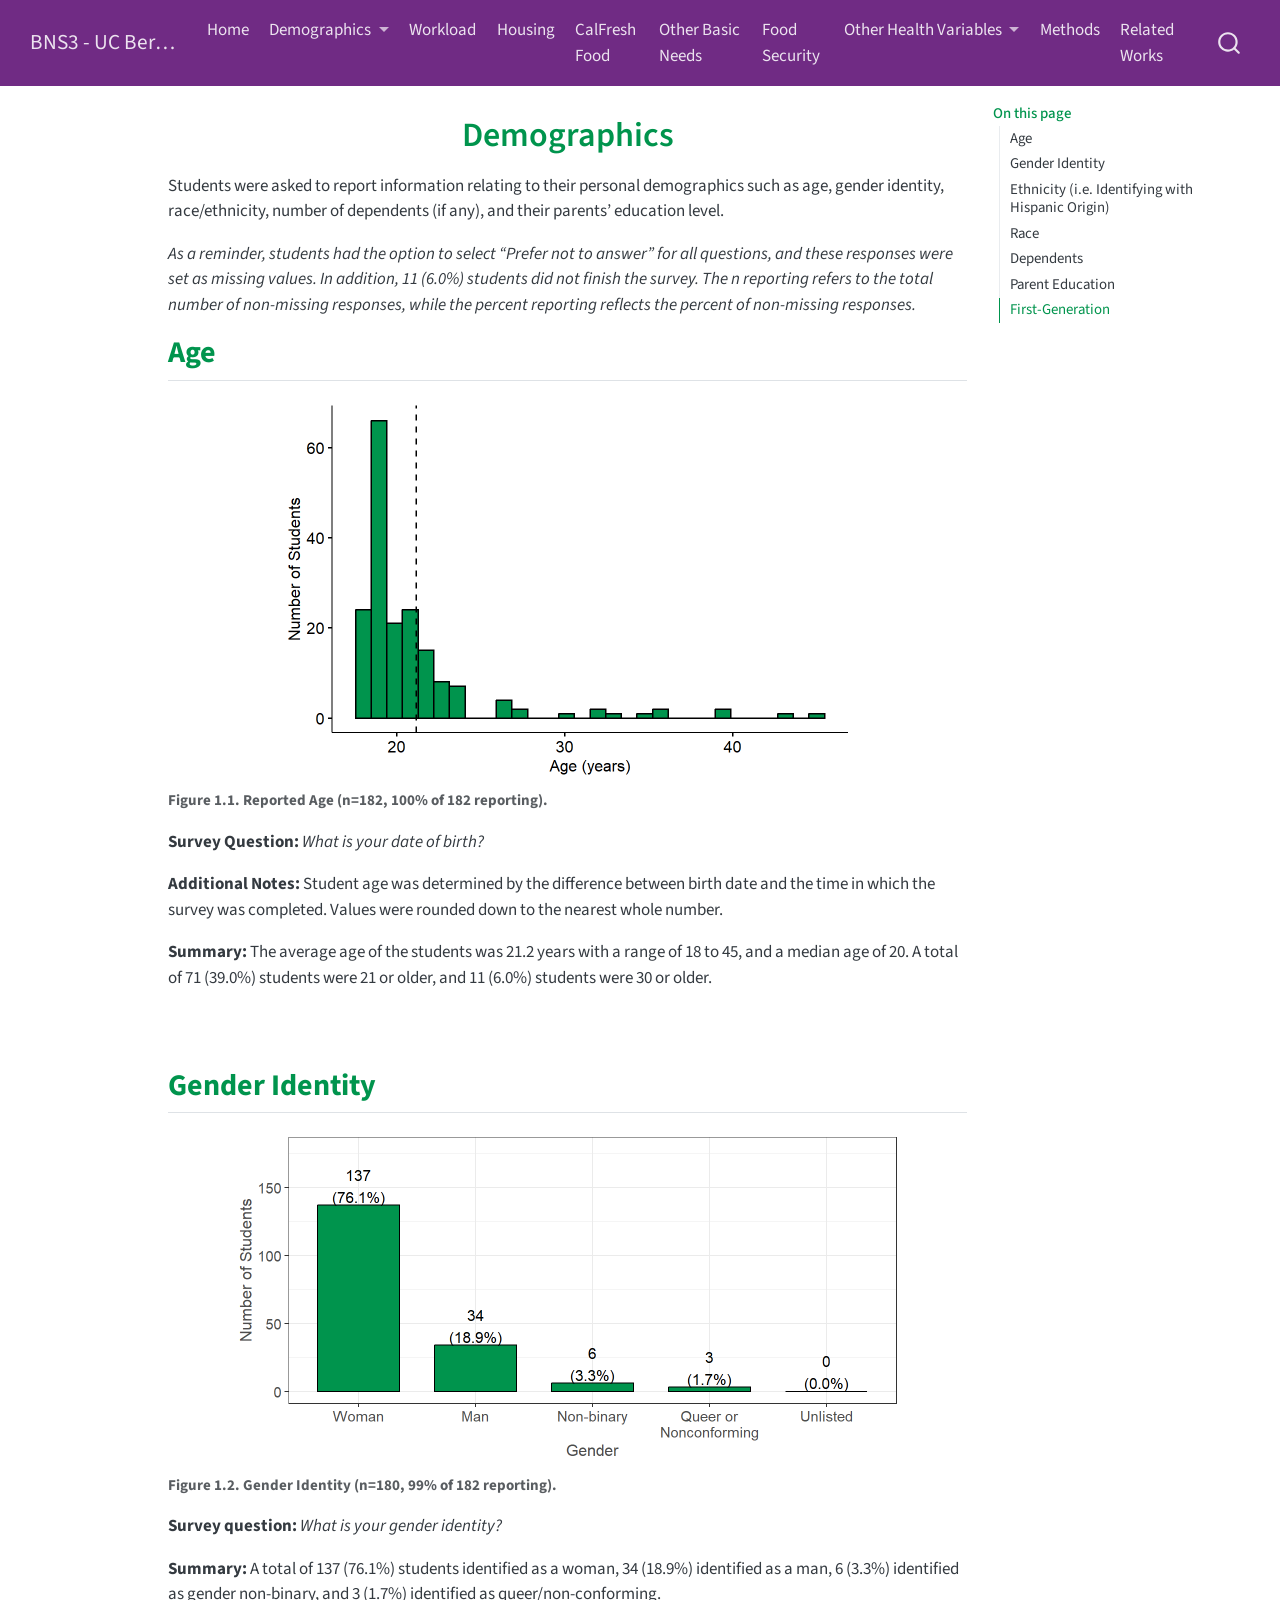
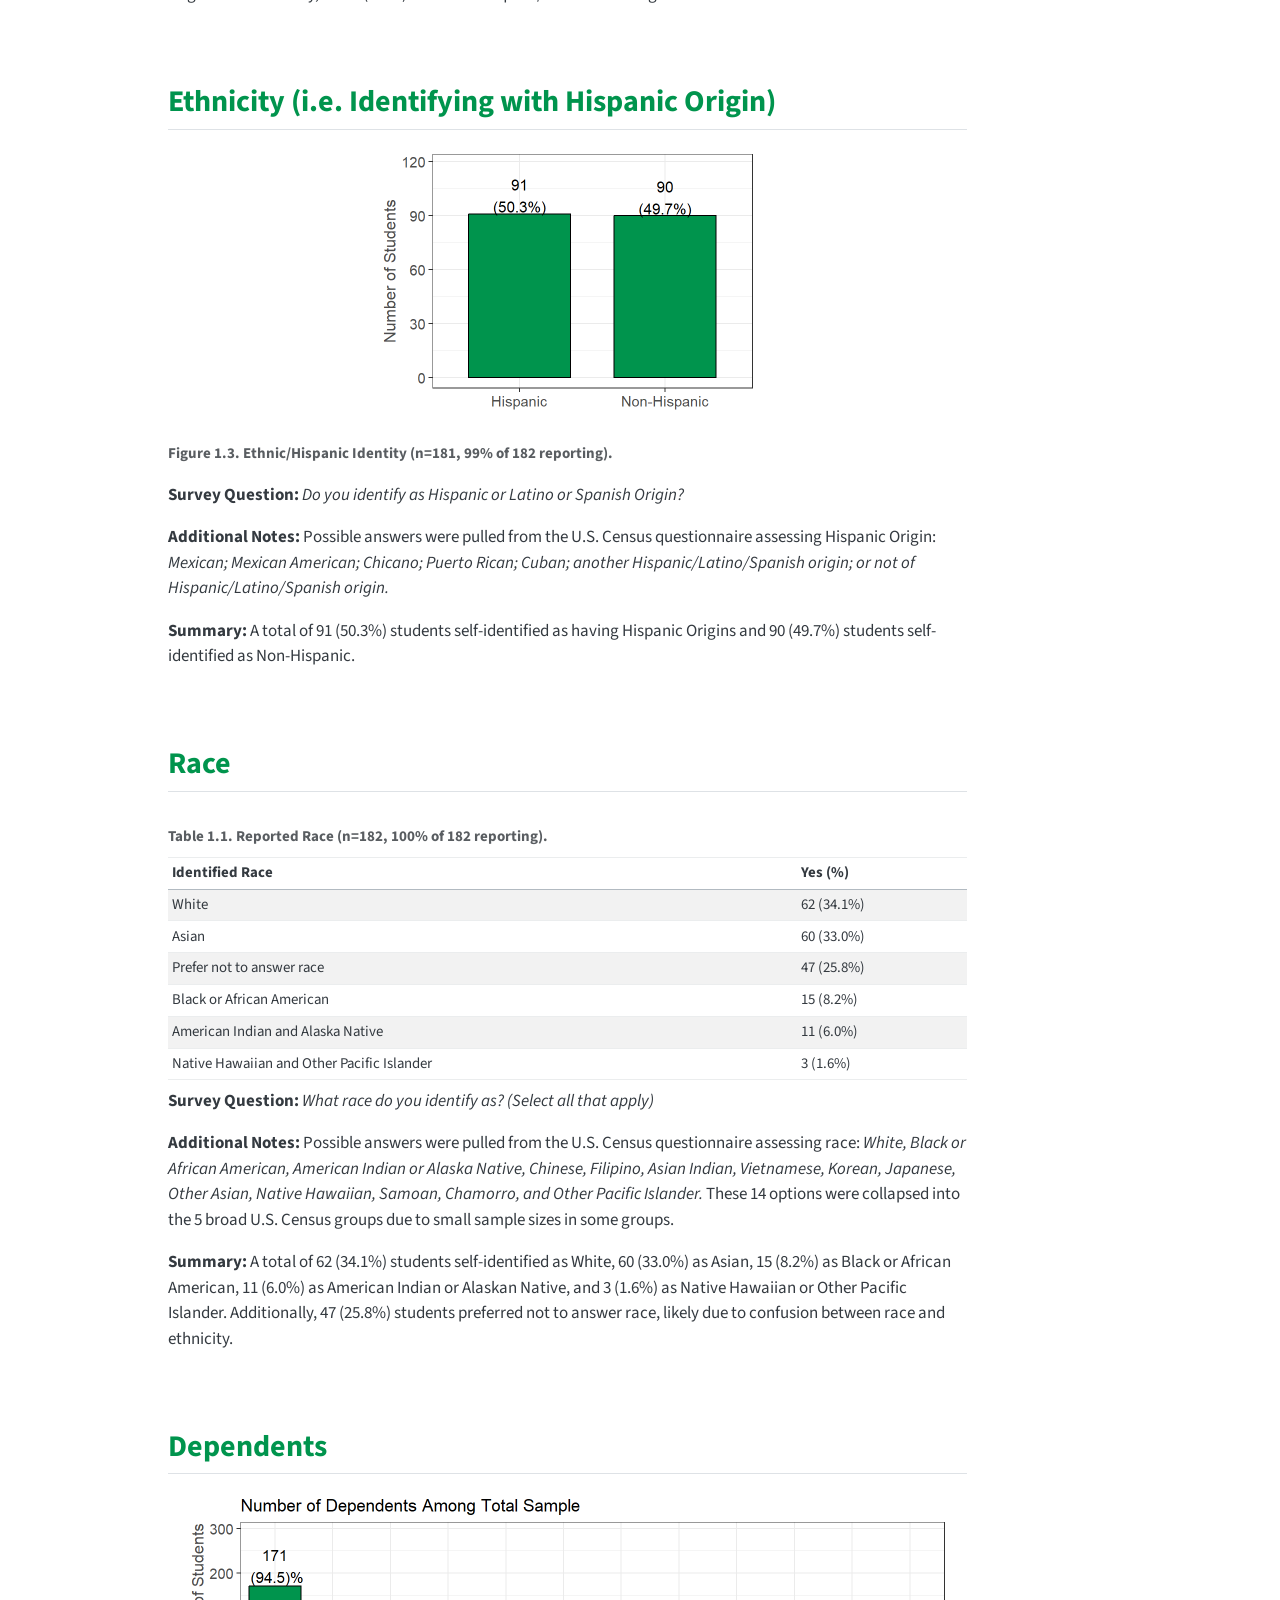
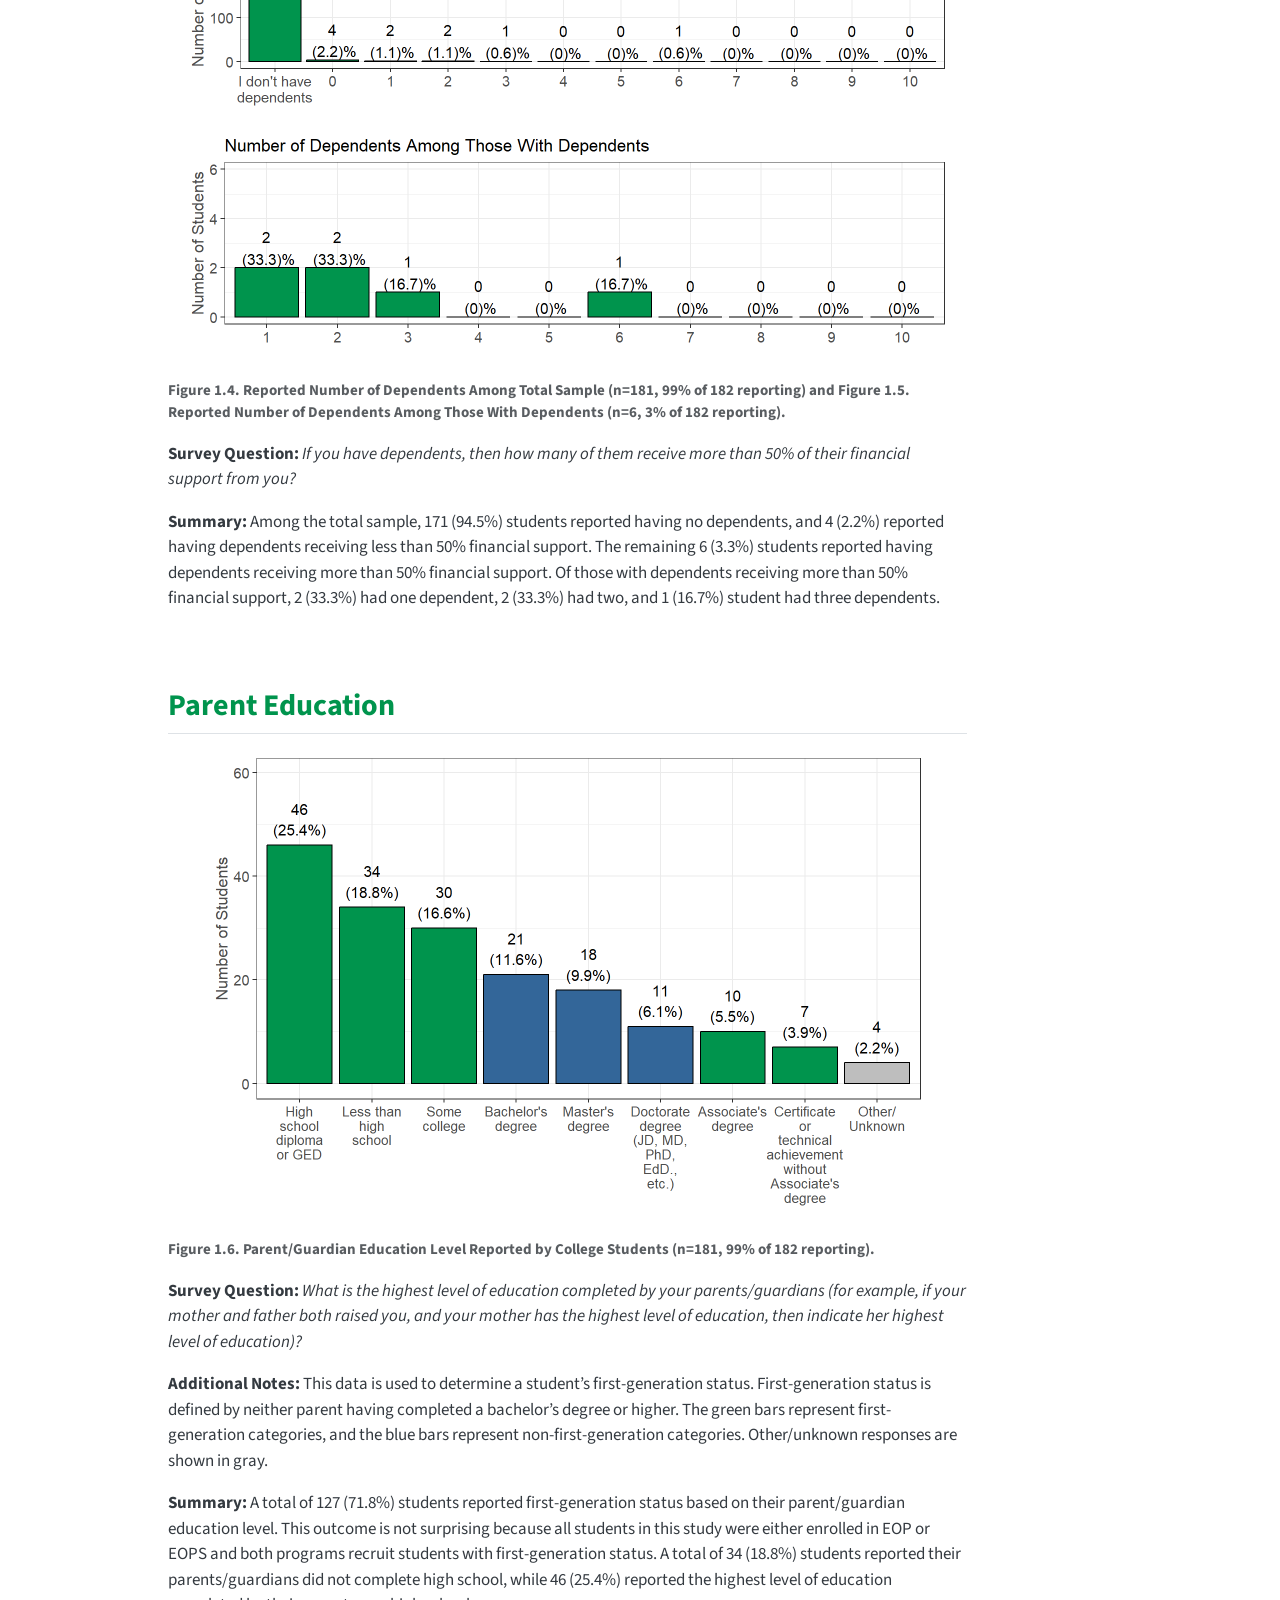
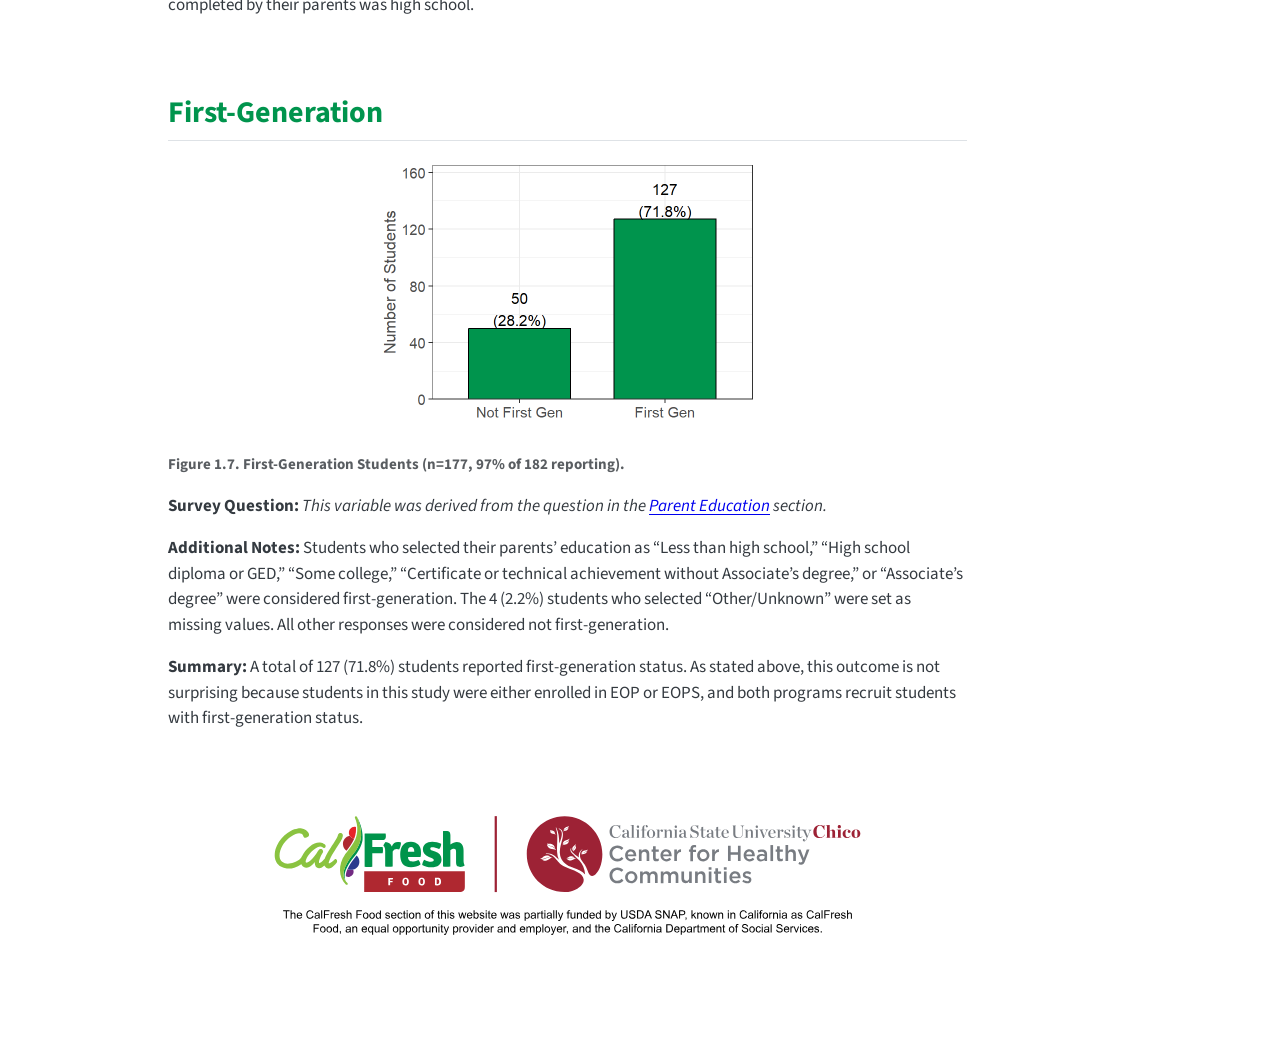
<file: docs/Demographics.html>
<!DOCTYPE html>
<html xmlns="http://www.w3.org/1999/xhtml" lang="en" xml:lang="en"><head>

<meta charset="utf-8">
<meta name="generator" content="quarto-1.5.57">

<meta name="viewport" content="width=device-width, initial-scale=1.0, user-scalable=yes">


<title>Demographics – BNS3 - UC Berkeley</title>
<style>
code{white-space: pre-wrap;}
span.smallcaps{font-variant: small-caps;}
div.columns{display: flex; gap: min(4vw, 1.5em);}
div.column{flex: auto; overflow-x: auto;}
div.hanging-indent{margin-left: 1.5em; text-indent: -1.5em;}
ul.task-list{list-style: none;}
ul.task-list li input[type="checkbox"] {
  width: 0.8em;
  margin: 0 0.8em 0.2em -1em; /* quarto-specific, see https://github.com/quarto-dev/quarto-cli/issues/4556 */ 
  vertical-align: middle;
}
</style>


<script src="site_libs/quarto-nav/quarto-nav.js"></script>
<script src="site_libs/quarto-nav/headroom.min.js"></script>
<script src="site_libs/clipboard/clipboard.min.js"></script>
<script src="site_libs/quarto-search/autocomplete.umd.js"></script>
<script src="site_libs/quarto-search/fuse.min.js"></script>
<script src="site_libs/quarto-search/quarto-search.js"></script>
<meta name="quarto:offset" content="./">
<script src="site_libs/quarto-html/quarto.js"></script>
<script src="site_libs/quarto-html/popper.min.js"></script>
<script src="site_libs/quarto-html/tippy.umd.min.js"></script>
<link href="site_libs/quarto-html/tippy.css" rel="stylesheet">
<link href="site_libs/quarto-html/quarto-syntax-highlighting.css" rel="stylesheet" id="quarto-text-highlighting-styles">
<script src="site_libs/bootstrap/bootstrap.min.js"></script>
<link href="site_libs/bootstrap/bootstrap-icons.css" rel="stylesheet">
<link href="site_libs/bootstrap/bootstrap.min.css" rel="stylesheet" id="quarto-bootstrap" data-mode="light">
<script id="quarto-search-options" type="application/json">{
  "location": "navbar",
  "copy-button": false,
  "collapse-after": 3,
  "panel-placement": "end",
  "type": "overlay",
  "limit": 50,
  "keyboard-shortcut": [
    "f",
    "/",
    "s"
  ],
  "show-item-context": false,
  "language": {
    "search-no-results-text": "No results",
    "search-matching-documents-text": "matching documents",
    "search-copy-link-title": "Copy link to search",
    "search-hide-matches-text": "Hide additional matches",
    "search-more-match-text": "more match in this document",
    "search-more-matches-text": "more matches in this document",
    "search-clear-button-title": "Clear",
    "search-text-placeholder": "",
    "search-detached-cancel-button-title": "Cancel",
    "search-submit-button-title": "Submit",
    "search-label": "Search"
  }
}</script>
<script src="site_libs/kePrint-0.0.1/kePrint.js"></script>

<link href="site_libs/lightable-0.0.1/lightable.css" rel="stylesheet">



</head>

<body class="nav-fixed">

<div id="quarto-search-results"></div>
  <header id="quarto-header" class="headroom fixed-top">
    <nav class="navbar navbar-expand-lg " data-bs-theme="dark">
      <div class="navbar-container container-fluid">
      <div class="navbar-brand-container mx-auto">
    <a class="navbar-brand" href="./index.html">
    <span class="navbar-title">BNS3 - UC Berkeley</span>
    </a>
  </div>
            <div id="quarto-search" class="" title="Search"></div>
          <button class="navbar-toggler" type="button" data-bs-toggle="collapse" data-bs-target="#navbarCollapse" aria-controls="navbarCollapse" role="menu" aria-expanded="false" aria-label="Toggle navigation" onclick="if (window.quartoToggleHeadroom) { window.quartoToggleHeadroom(); }">
  <span class="navbar-toggler-icon"></span>
</button>
          <div class="collapse navbar-collapse" id="navbarCollapse">
            <ul class="navbar-nav navbar-nav-scroll me-auto">
  <li class="nav-item">
    <a class="nav-link" href="./index.html"> 
<span class="menu-text">Home</span></a>
  </li>  
  <li class="nav-item dropdown ">
    <a class="nav-link dropdown-toggle" href="#" id="nav-menu-demographics" role="link" data-bs-toggle="dropdown" aria-expanded="false">
 <span class="menu-text">Demographics</span>
    </a>
    <ul class="dropdown-menu" aria-labelledby="nav-menu-demographics">    
        <li>
    <a class="dropdown-item" href="./Demographics.html">
 <span class="dropdown-text">Personal Demographics</span></a>
  </li>  
        <li>
    <a class="dropdown-item" href="./Academic_Profile.html">
 <span class="dropdown-text">Academic Profile</span></a>
  </li>  
    </ul>
  </li>
  <li class="nav-item">
    <a class="nav-link" href="./Workload.html"> 
<span class="menu-text">Workload</span></a>
  </li>  
  <li class="nav-item">
    <a class="nav-link" href="./Housing.html"> 
<span class="menu-text">Housing</span></a>
  </li>  
  <li class="nav-item">
    <a class="nav-link" href="./CalFresh.html"> 
<span class="menu-text">CalFresh Food</span></a>
  </li>  
  <li class="nav-item">
    <a class="nav-link" href="./Other_Basic_Needs.html"> 
<span class="menu-text">Other Basic Needs</span></a>
  </li>  
  <li class="nav-item">
    <a class="nav-link" href="./Food_Security.html"> 
<span class="menu-text">Food Security</span></a>
  </li>  
  <li class="nav-item dropdown ">
    <a class="nav-link dropdown-toggle" href="#" id="nav-menu-other-health-variables" role="link" data-bs-toggle="dropdown" aria-expanded="false">
 <span class="menu-text">Other Health Variables</span>
    </a>
    <ul class="dropdown-menu" aria-labelledby="nav-menu-other-health-variables">    
        <li>
    <a class="dropdown-item" href="./Eating_Habits.html">
 <span class="dropdown-text">Eating Habits</span></a>
  </li>  
        <li>
    <a class="dropdown-item" href="./Physical_Activity.html">
 <span class="dropdown-text">Physical Activity</span></a>
  </li>  
        <li>
    <a class="dropdown-item" href="./Mental_Health.html">
 <span class="dropdown-text">Mental Health</span></a>
  </li>  
    </ul>
  </li>
</ul>
            <ul class="navbar-nav navbar-nav-scroll ms-auto">
  <li class="nav-item">
    <a class="nav-link" href="https://chicocalfresh.github.io/BNS3_Statewide_Summary/Methods.html"> 
<span class="menu-text">Methods</span></a>
  </li>  
  <li class="nav-item">
    <a class="nav-link" href="https://chcchicostate.org/research-evaluation/"> 
<span class="menu-text">Related Works</span></a>
  </li>  
</ul>
          </div> <!-- /navcollapse -->
            <div class="quarto-navbar-tools">
</div>
      </div> <!-- /container-fluid -->
    </nav>
</header>
<!-- content -->
<div id="quarto-content" class="quarto-container page-columns page-rows-contents page-layout-article page-navbar">
<!-- sidebar -->
<!-- margin-sidebar -->
    <div id="quarto-margin-sidebar" class="sidebar margin-sidebar">
        <nav id="TOC" role="doc-toc" class="toc-active">
    <h2 id="toc-title">On this page</h2>
   
  <ul>
  <li><a href="#age" id="toc-age" class="nav-link active" data-scroll-target="#age">Age</a></li>
  <li><a href="#gender-identity" id="toc-gender-identity" class="nav-link" data-scroll-target="#gender-identity">Gender Identity</a></li>
  <li><a href="#ethnicity-i.e.-identifying-with-hispanic-origin" id="toc-ethnicity-i.e.-identifying-with-hispanic-origin" class="nav-link" data-scroll-target="#ethnicity-i.e.-identifying-with-hispanic-origin">Ethnicity (i.e.&nbsp;Identifying with Hispanic Origin)</a></li>
  <li><a href="#race" id="toc-race" class="nav-link" data-scroll-target="#race">Race</a></li>
  <li><a href="#dependents" id="toc-dependents" class="nav-link" data-scroll-target="#dependents">Dependents</a></li>
  <li><a href="#Parent_Education" id="toc-Parent_Education" class="nav-link" data-scroll-target="#Parent_Education">Parent Education</a></li>
  <li><a href="#first-generation" id="toc-first-generation" class="nav-link" data-scroll-target="#first-generation">First-Generation</a></li>
  </ul>
</nav>
    </div>
<!-- main -->
<main class="content" id="quarto-document-content">

<header id="title-block-header" class="quarto-title-block default">
<div class="quarto-title">
<h1 class="title">Demographics</h1>
</div>



<div class="quarto-title-meta">

    
  
    
  </div>
  


</header>


<p>Students were asked to report information relating to their personal demographics such as age, gender identity, race/ethnicity, number of dependents (if any), and their parents’ education level.</p>
<p><em>As a reminder, students had the option to select “Prefer not to answer” for all questions, and these responses were set as missing values. In addition, 11 (6.0%) students did not finish the survey. The n reporting refers to the total number of non-missing responses, while the percent reporting reflects the percent of non-missing responses.</em></p>
<section id="age" class="level2">
<h2 data-anchor-id="age">Age</h2>
<div class="cell" data-layout-align="center">
<div class="cell-output-display">
<div class="quarto-figure quarto-figure-center">
<figure class="figure">
<p><img src="Demographics_files/figure-html/unnamed-chunk-2-1.png" class="img-fluid figure-img" width="576"></p>
<figcaption>Figure 1.1. Reported Age (n=182, 100% of 182 reporting).</figcaption>
</figure>
</div>
</div>
</div>
<p><strong>Survey Question: </strong> <em>What is your date of birth?</em></p>
<p><strong>Additional Notes: </strong> Student age was determined by the difference between birth date and the time in which the survey was completed. Values were rounded down to the nearest whole number.</p>
<p><strong>Summary: </strong> The average age of the students was 21.2 years with a range of 18 to 45, and a median age of 20. A total of 71 (39.0%) students were 21 or older, and 11 (6.0%) students were 30 or older.</p>
<p><br></p>
</section>
<section id="gender-identity" class="level2">
<h2 data-anchor-id="gender-identity">Gender Identity</h2>
<div class="col-md-7">
<div class="cell" data-layout-align="center">
<div class="cell-output-display">
<div class="quarto-figure quarto-figure-center">
<figure class="figure">
<p><img src="Demographics_files/figure-html/unnamed-chunk-3-1.png" class="img-fluid figure-img" width="672"></p>
<figcaption>Figure 1.2. Gender Identity (n=180, 99% of 182 reporting).</figcaption>
</figure>
</div>
</div>
</div>
</div>
<p><strong>Survey question: </strong> <em>What is your gender identity?</em></p>
<p><strong>Summary: </strong> A total of 137 (76.1%) students identified as a woman, 34 (18.9%) identified as a man, 6 (3.3%) identified as gender non-binary, and 3 (1.7%) identified as queer/non-conforming.</p>
<p><br></p>
</section>
<section id="ethnicity-i.e.-identifying-with-hispanic-origin" class="level2">
<h2 data-anchor-id="ethnicity-i.e.-identifying-with-hispanic-origin">Ethnicity (i.e.&nbsp;Identifying with Hispanic Origin)</h2>
<div class="row">
<div class="col-md-6">
<div class="cell" data-layout-align="center">
<div class="cell-output-display">
<div class="quarto-figure quarto-figure-center">
<figure class="figure">
<p><img src="Demographics_files/figure-html/unnamed-chunk-4-1.png" class="img-fluid figure-img" width="384"></p>
<figcaption>Figure 1.3. Ethnic/Hispanic Identity (n=181, 99% of 182 reporting).</figcaption>
</figure>
</div>
</div>
</div>
</div>
<div class="col-md-5">
<p><strong>Survey Question: </strong> <em>Do you identify as Hispanic or Latino or Spanish Origin?</em></p>
<p><strong>Additional Notes: </strong> Possible answers were pulled from the U.S. Census questionnaire assessing Hispanic Origin: <em>Mexican; Mexican American; Chicano; Puerto Rican; Cuban; another Hispanic/Latino/Spanish origin; or not of Hispanic/Latino/Spanish origin.</em></p>
<p><strong>Summary: </strong> A total of 91 (50.3%) students self-identified as having Hispanic Origins and 90 (49.7%) students self-identified as Non-Hispanic.</p>
</div>
</div>
<p><br></p>
</section>
<section id="race" class="level2">
<h2 data-anchor-id="race">Race</h2>
<div class="cell" data-layout-align="center">
<div class="cell-output-display">
<table class="table table-striped caption-top table-sm small" data-quarto-postprocess="true">
<caption>Table 1.1. Reported Race (n=182, 100% of 182 reporting).</caption>
<thead>
<tr class="header">
<th style="text-align: left;" data-quarto-table-cell-role="th">Identified Race</th>
<th style="text-align: left;" data-quarto-table-cell-role="th">Yes (%)</th>
</tr>
</thead>
<tbody>
<tr class="odd">
<td style="text-align: left;">White</td>
<td style="text-align: left;">62 (34.1%)</td>
</tr>
<tr class="even">
<td style="text-align: left;">Asian</td>
<td style="text-align: left;">60 (33.0%)</td>
</tr>
<tr class="odd">
<td style="text-align: left;">Prefer not to answer race</td>
<td style="text-align: left;">47 (25.8%)</td>
</tr>
<tr class="even">
<td style="text-align: left;">Black or African American</td>
<td style="text-align: left;">15 (8.2%)</td>
</tr>
<tr class="odd">
<td style="text-align: left;">American Indian and Alaska Native</td>
<td style="text-align: left;">11 (6.0%)</td>
</tr>
<tr class="even">
<td style="text-align: left;">Native Hawaiian and Other Pacific Islander</td>
<td style="text-align: left;">3 (1.6%)</td>
</tr>
</tbody>
</table>


</div>
</div>
<p><strong>Survey Question: </strong> <em>What race do you identify as? (Select all that apply)</em></p>
<p><strong>Additional Notes: </strong> Possible answers were pulled from the U.S. Census questionnaire assessing race: <em>White, Black or African American, American Indian or Alaska Native, Chinese, Filipino, Asian Indian, Vietnamese, Korean, Japanese, Other Asian, Native Hawaiian, Samoan, Chamorro, and Other Pacific Islander.</em> These 14 options were collapsed into the 5 broad U.S. Census groups due to small sample sizes in some groups.</p>
<p><strong>Summary: </strong> A total of 62 (34.1%) students self-identified as White, 60 (33.0%) as Asian, 15 (8.2%) as Black or African American, 11 (6.0%) as American Indian or Alaskan Native, and 3 (1.6%) as Native Hawaiian or Other Pacific Islander. Additionally, 47 (25.8%) students preferred not to answer race, likely due to confusion between race and ethnicity.</p>
<p><br></p>
</section>
<section id="dependents" class="level2">
<h2 data-anchor-id="dependents">Dependents</h2>
<div class="cell" data-layout-align="center">
<div class="cell-output-display">
<div class="quarto-figure quarto-figure-center">
<figure class="figure">
<p><img src="Demographics_files/figure-html/unnamed-chunk-9-1.png" class="img-fluid figure-img" width="768"></p>
<figcaption>Figure 1.4. Reported Number of Dependents Among Total Sample (n=181, 99% of 182 reporting) and Figure 1.5. Reported Number of Dependents Among Those With Dependents (n=6, 3% of 182 reporting).</figcaption>
</figure>
</div>
</div>
</div>
<p><strong>Survey Question: </strong> <em>If you have dependents, then how many of them receive more than 50% of their financial support from you?</em></p>
<p><strong>Summary: </strong> Among the total sample, 171 (94.5%) students reported having no dependents, and 4 (2.2%) reported having dependents receiving less than 50% financial support. The remaining 6 (3.3%) students reported having dependents receiving more than 50% financial support. Of those with dependents receiving more than 50% financial support, 2 (33.3%) had one dependent, 2 (33.3%) had two, and 1 (16.7%) student had three dependents.</p>
<p><br></p>
</section>
<section id="Parent_Education" class="level2">
<h2 data-anchor-id="Parent_Education">Parent Education</h2>
<div class="cell" data-layout-align="center">
<div class="cell-output-display">
<div class="quarto-figure quarto-figure-center">
<figure class="figure">
<p><img src="Demographics_files/figure-html/unnamed-chunk-10-1.png" class="img-fluid figure-img" width="720"></p>
<figcaption>Figure 1.6. Parent/Guardian Education Level Reported by College Students (n=181, 99% of 182 reporting).</figcaption>
</figure>
</div>
</div>
</div>
<p><strong>Survey Question: </strong> <em>What is the highest level of education completed by your parents/guardians (for example, if your mother and father both raised you, and your mother has the highest level of education, then indicate her highest level of education)?</em></p>
<p><strong>Additional Notes: </strong> This data is used to determine a student’s first-generation status. First-generation status is defined by neither parent having completed a bachelor’s degree or higher. The green bars represent first-generation categories, and the blue bars represent non-first-generation categories. Other/unknown responses are shown in gray.</p>
<p><strong>Summary: </strong> A total of 127 (71.8%) students reported first-generation status based on their parent/guardian education level. This outcome is not surprising because all students in this study were either enrolled in EOP or EOPS and both programs recruit students with first-generation status. A total of 34 (18.8%) students reported their parents/guardians did not complete high school, while 46 (25.4%) reported the highest level of education completed by their parents was high school.</p>
<p><br></p>
</section>
<section id="first-generation" class="level2">
<h2 data-anchor-id="first-generation">First-Generation</h2>
<div class="row">
<div class="col-md-6">
<div class="cell" data-layout-align="center">
<div class="cell-output-display">
<div class="quarto-figure quarto-figure-center">
<figure class="figure">
<p><img src="Demographics_files/figure-html/unnamed-chunk-11-1.png" class="img-fluid figure-img" width="384"></p>
<figcaption>Figure 1.7. First-Generation Students (n=177, 97% of 182 reporting).</figcaption>
</figure>
</div>
</div>
</div>
</div>
<div class="col-md-5">
<p><strong>Survey Question: </strong> <em>This variable was derived from the question in the <a href="#Parent_Education">Parent Education</a> section.</em></p>
<p><strong>Additional Notes: </strong> Students who selected their parents’ education as “Less than high school,” “High school diploma or GED,” “Some college,” “Certificate or technical achievement without Associate’s degree,” or “Associate’s degree” were considered first-generation. The 4 (2.2%) students who selected “Other/Unknown” were set as missing values. All other responses were considered not first-generation.</p>
</div>
</div>
<p><strong>Summary: </strong> A total of 127 (71.8%) students reported first-generation status. As stated above, this outcome is not surprising because students in this study were either enrolled in EOP or EOPS, and both programs recruit students with first-generation status.</p>
<p><br></p>
<div class="columns">
<div class="column" style="width:10%;">

</div><div class="column" style="width:80%;">
<div style="text-align: center;">
<p><img src="bns_statewide_logo_array.svg" alt="CHC Logo" width="auto" height="auto"></p>
</div>
</div><div class="column" style="width:10%;">

</div>
</div>


</section>

</main> <!-- /main -->
<script id="quarto-html-after-body" type="application/javascript">
window.document.addEventListener("DOMContentLoaded", function (event) {
  const toggleBodyColorMode = (bsSheetEl) => {
    const mode = bsSheetEl.getAttribute("data-mode");
    const bodyEl = window.document.querySelector("body");
    if (mode === "dark") {
      bodyEl.classList.add("quarto-dark");
      bodyEl.classList.remove("quarto-light");
    } else {
      bodyEl.classList.add("quarto-light");
      bodyEl.classList.remove("quarto-dark");
    }
  }
  const toggleBodyColorPrimary = () => {
    const bsSheetEl = window.document.querySelector("link#quarto-bootstrap");
    if (bsSheetEl) {
      toggleBodyColorMode(bsSheetEl);
    }
  }
  toggleBodyColorPrimary();  
  const isCodeAnnotation = (el) => {
    for (const clz of el.classList) {
      if (clz.startsWith('code-annotation-')) {                     
        return true;
      }
    }
    return false;
  }
  const onCopySuccess = function(e) {
    // button target
    const button = e.trigger;
    // don't keep focus
    button.blur();
    // flash "checked"
    button.classList.add('code-copy-button-checked');
    var currentTitle = button.getAttribute("title");
    button.setAttribute("title", "Copied!");
    let tooltip;
    if (window.bootstrap) {
      button.setAttribute("data-bs-toggle", "tooltip");
      button.setAttribute("data-bs-placement", "left");
      button.setAttribute("data-bs-title", "Copied!");
      tooltip = new bootstrap.Tooltip(button, 
        { trigger: "manual", 
          customClass: "code-copy-button-tooltip",
          offset: [0, -8]});
      tooltip.show();    
    }
    setTimeout(function() {
      if (tooltip) {
        tooltip.hide();
        button.removeAttribute("data-bs-title");
        button.removeAttribute("data-bs-toggle");
        button.removeAttribute("data-bs-placement");
      }
      button.setAttribute("title", currentTitle);
      button.classList.remove('code-copy-button-checked');
    }, 1000);
    // clear code selection
    e.clearSelection();
  }
  const getTextToCopy = function(trigger) {
      const codeEl = trigger.previousElementSibling.cloneNode(true);
      for (const childEl of codeEl.children) {
        if (isCodeAnnotation(childEl)) {
          childEl.remove();
        }
      }
      return codeEl.innerText;
  }
  const clipboard = new window.ClipboardJS('.code-copy-button:not([data-in-quarto-modal])', {
    text: getTextToCopy
  });
  clipboard.on('success', onCopySuccess);
  if (window.document.getElementById('quarto-embedded-source-code-modal')) {
    // For code content inside modals, clipBoardJS needs to be initialized with a container option
    // TODO: Check when it could be a function (https://github.com/zenorocha/clipboard.js/issues/860)
    const clipboardModal = new window.ClipboardJS('.code-copy-button[data-in-quarto-modal]', {
      text: getTextToCopy,
      container: window.document.getElementById('quarto-embedded-source-code-modal')
    });
    clipboardModal.on('success', onCopySuccess);
  }
    var localhostRegex = new RegExp(/^(?:http|https):\/\/localhost\:?[0-9]*\//);
    var mailtoRegex = new RegExp(/^mailto:/);
      var filterRegex = new RegExp('/' + window.location.host + '/');
    var isInternal = (href) => {
        return filterRegex.test(href) || localhostRegex.test(href) || mailtoRegex.test(href);
    }
    // Inspect non-navigation links and adorn them if external
 	var links = window.document.querySelectorAll('a[href]:not(.nav-link):not(.navbar-brand):not(.toc-action):not(.sidebar-link):not(.sidebar-item-toggle):not(.pagination-link):not(.no-external):not([aria-hidden]):not(.dropdown-item):not(.quarto-navigation-tool):not(.about-link)');
    for (var i=0; i<links.length; i++) {
      const link = links[i];
      if (!isInternal(link.href)) {
        // undo the damage that might have been done by quarto-nav.js in the case of
        // links that we want to consider external
        if (link.dataset.originalHref !== undefined) {
          link.href = link.dataset.originalHref;
        }
      }
    }
  function tippyHover(el, contentFn, onTriggerFn, onUntriggerFn) {
    const config = {
      allowHTML: true,
      maxWidth: 500,
      delay: 100,
      arrow: false,
      appendTo: function(el) {
          return el.parentElement;
      },
      interactive: true,
      interactiveBorder: 10,
      theme: 'quarto',
      placement: 'bottom-start',
    };
    if (contentFn) {
      config.content = contentFn;
    }
    if (onTriggerFn) {
      config.onTrigger = onTriggerFn;
    }
    if (onUntriggerFn) {
      config.onUntrigger = onUntriggerFn;
    }
    window.tippy(el, config); 
  }
  const noterefs = window.document.querySelectorAll('a[role="doc-noteref"]');
  for (var i=0; i<noterefs.length; i++) {
    const ref = noterefs[i];
    tippyHover(ref, function() {
      // use id or data attribute instead here
      let href = ref.getAttribute('data-footnote-href') || ref.getAttribute('href');
      try { href = new URL(href).hash; } catch {}
      const id = href.replace(/^#\/?/, "");
      const note = window.document.getElementById(id);
      if (note) {
        return note.innerHTML;
      } else {
        return "";
      }
    });
  }
  const xrefs = window.document.querySelectorAll('a.quarto-xref');
  const processXRef = (id, note) => {
    // Strip column container classes
    const stripColumnClz = (el) => {
      el.classList.remove("page-full", "page-columns");
      if (el.children) {
        for (const child of el.children) {
          stripColumnClz(child);
        }
      }
    }
    stripColumnClz(note)
    if (id === null || id.startsWith('sec-')) {
      // Special case sections, only their first couple elements
      const container = document.createElement("div");
      if (note.children && note.children.length > 2) {
        container.appendChild(note.children[0].cloneNode(true));
        for (let i = 1; i < note.children.length; i++) {
          const child = note.children[i];
          if (child.tagName === "P" && child.innerText === "") {
            continue;
          } else {
            container.appendChild(child.cloneNode(true));
            break;
          }
        }
        if (window.Quarto?.typesetMath) {
          window.Quarto.typesetMath(container);
        }
        return container.innerHTML
      } else {
        if (window.Quarto?.typesetMath) {
          window.Quarto.typesetMath(note);
        }
        return note.innerHTML;
      }
    } else {
      // Remove any anchor links if they are present
      const anchorLink = note.querySelector('a.anchorjs-link');
      if (anchorLink) {
        anchorLink.remove();
      }
      if (window.Quarto?.typesetMath) {
        window.Quarto.typesetMath(note);
      }
      // TODO in 1.5, we should make sure this works without a callout special case
      if (note.classList.contains("callout")) {
        return note.outerHTML;
      } else {
        return note.innerHTML;
      }
    }
  }
  for (var i=0; i<xrefs.length; i++) {
    const xref = xrefs[i];
    tippyHover(xref, undefined, function(instance) {
      instance.disable();
      let url = xref.getAttribute('href');
      let hash = undefined; 
      if (url.startsWith('#')) {
        hash = url;
      } else {
        try { hash = new URL(url).hash; } catch {}
      }
      if (hash) {
        const id = hash.replace(/^#\/?/, "");
        const note = window.document.getElementById(id);
        if (note !== null) {
          try {
            const html = processXRef(id, note.cloneNode(true));
            instance.setContent(html);
          } finally {
            instance.enable();
            instance.show();
          }
        } else {
          // See if we can fetch this
          fetch(url.split('#')[0])
          .then(res => res.text())
          .then(html => {
            const parser = new DOMParser();
            const htmlDoc = parser.parseFromString(html, "text/html");
            const note = htmlDoc.getElementById(id);
            if (note !== null) {
              const html = processXRef(id, note);
              instance.setContent(html);
            } 
          }).finally(() => {
            instance.enable();
            instance.show();
          });
        }
      } else {
        // See if we can fetch a full url (with no hash to target)
        // This is a special case and we should probably do some content thinning / targeting
        fetch(url)
        .then(res => res.text())
        .then(html => {
          const parser = new DOMParser();
          const htmlDoc = parser.parseFromString(html, "text/html");
          const note = htmlDoc.querySelector('main.content');
          if (note !== null) {
            // This should only happen for chapter cross references
            // (since there is no id in the URL)
            // remove the first header
            if (note.children.length > 0 && note.children[0].tagName === "HEADER") {
              note.children[0].remove();
            }
            const html = processXRef(null, note);
            instance.setContent(html);
          } 
        }).finally(() => {
          instance.enable();
          instance.show();
        });
      }
    }, function(instance) {
    });
  }
      let selectedAnnoteEl;
      const selectorForAnnotation = ( cell, annotation) => {
        let cellAttr = 'data-code-cell="' + cell + '"';
        let lineAttr = 'data-code-annotation="' +  annotation + '"';
        const selector = 'span[' + cellAttr + '][' + lineAttr + ']';
        return selector;
      }
      const selectCodeLines = (annoteEl) => {
        const doc = window.document;
        const targetCell = annoteEl.getAttribute("data-target-cell");
        const targetAnnotation = annoteEl.getAttribute("data-target-annotation");
        const annoteSpan = window.document.querySelector(selectorForAnnotation(targetCell, targetAnnotation));
        const lines = annoteSpan.getAttribute("data-code-lines").split(",");
        const lineIds = lines.map((line) => {
          return targetCell + "-" + line;
        })
        let top = null;
        let height = null;
        let parent = null;
        if (lineIds.length > 0) {
            //compute the position of the single el (top and bottom and make a div)
            const el = window.document.getElementById(lineIds[0]);
            top = el.offsetTop;
            height = el.offsetHeight;
            parent = el.parentElement.parentElement;
          if (lineIds.length > 1) {
            const lastEl = window.document.getElementById(lineIds[lineIds.length - 1]);
            const bottom = lastEl.offsetTop + lastEl.offsetHeight;
            height = bottom - top;
          }
          if (top !== null && height !== null && parent !== null) {
            // cook up a div (if necessary) and position it 
            let div = window.document.getElementById("code-annotation-line-highlight");
            if (div === null) {
              div = window.document.createElement("div");
              div.setAttribute("id", "code-annotation-line-highlight");
              div.style.position = 'absolute';
              parent.appendChild(div);
            }
            div.style.top = top - 2 + "px";
            div.style.height = height + 4 + "px";
            div.style.left = 0;
            let gutterDiv = window.document.getElementById("code-annotation-line-highlight-gutter");
            if (gutterDiv === null) {
              gutterDiv = window.document.createElement("div");
              gutterDiv.setAttribute("id", "code-annotation-line-highlight-gutter");
              gutterDiv.style.position = 'absolute';
              const codeCell = window.document.getElementById(targetCell);
              const gutter = codeCell.querySelector('.code-annotation-gutter');
              gutter.appendChild(gutterDiv);
            }
            gutterDiv.style.top = top - 2 + "px";
            gutterDiv.style.height = height + 4 + "px";
          }
          selectedAnnoteEl = annoteEl;
        }
      };
      const unselectCodeLines = () => {
        const elementsIds = ["code-annotation-line-highlight", "code-annotation-line-highlight-gutter"];
        elementsIds.forEach((elId) => {
          const div = window.document.getElementById(elId);
          if (div) {
            div.remove();
          }
        });
        selectedAnnoteEl = undefined;
      };
        // Handle positioning of the toggle
    window.addEventListener(
      "resize",
      throttle(() => {
        elRect = undefined;
        if (selectedAnnoteEl) {
          selectCodeLines(selectedAnnoteEl);
        }
      }, 10)
    );
    function throttle(fn, ms) {
    let throttle = false;
    let timer;
      return (...args) => {
        if(!throttle) { // first call gets through
            fn.apply(this, args);
            throttle = true;
        } else { // all the others get throttled
            if(timer) clearTimeout(timer); // cancel #2
            timer = setTimeout(() => {
              fn.apply(this, args);
              timer = throttle = false;
            }, ms);
        }
      };
    }
      // Attach click handler to the DT
      const annoteDls = window.document.querySelectorAll('dt[data-target-cell]');
      for (const annoteDlNode of annoteDls) {
        annoteDlNode.addEventListener('click', (event) => {
          const clickedEl = event.target;
          if (clickedEl !== selectedAnnoteEl) {
            unselectCodeLines();
            const activeEl = window.document.querySelector('dt[data-target-cell].code-annotation-active');
            if (activeEl) {
              activeEl.classList.remove('code-annotation-active');
            }
            selectCodeLines(clickedEl);
            clickedEl.classList.add('code-annotation-active');
          } else {
            // Unselect the line
            unselectCodeLines();
            clickedEl.classList.remove('code-annotation-active');
          }
        });
      }
  const findCites = (el) => {
    const parentEl = el.parentElement;
    if (parentEl) {
      const cites = parentEl.dataset.cites;
      if (cites) {
        return {
          el,
          cites: cites.split(' ')
        };
      } else {
        return findCites(el.parentElement)
      }
    } else {
      return undefined;
    }
  };
  var bibliorefs = window.document.querySelectorAll('a[role="doc-biblioref"]');
  for (var i=0; i<bibliorefs.length; i++) {
    const ref = bibliorefs[i];
    const citeInfo = findCites(ref);
    if (citeInfo) {
      tippyHover(citeInfo.el, function() {
        var popup = window.document.createElement('div');
        citeInfo.cites.forEach(function(cite) {
          var citeDiv = window.document.createElement('div');
          citeDiv.classList.add('hanging-indent');
          citeDiv.classList.add('csl-entry');
          var biblioDiv = window.document.getElementById('ref-' + cite);
          if (biblioDiv) {
            citeDiv.innerHTML = biblioDiv.innerHTML;
          }
          popup.appendChild(citeDiv);
        });
        return popup.innerHTML;
      });
    }
  }
});
</script>
</div> <!-- /content -->




</body></html>
</file>
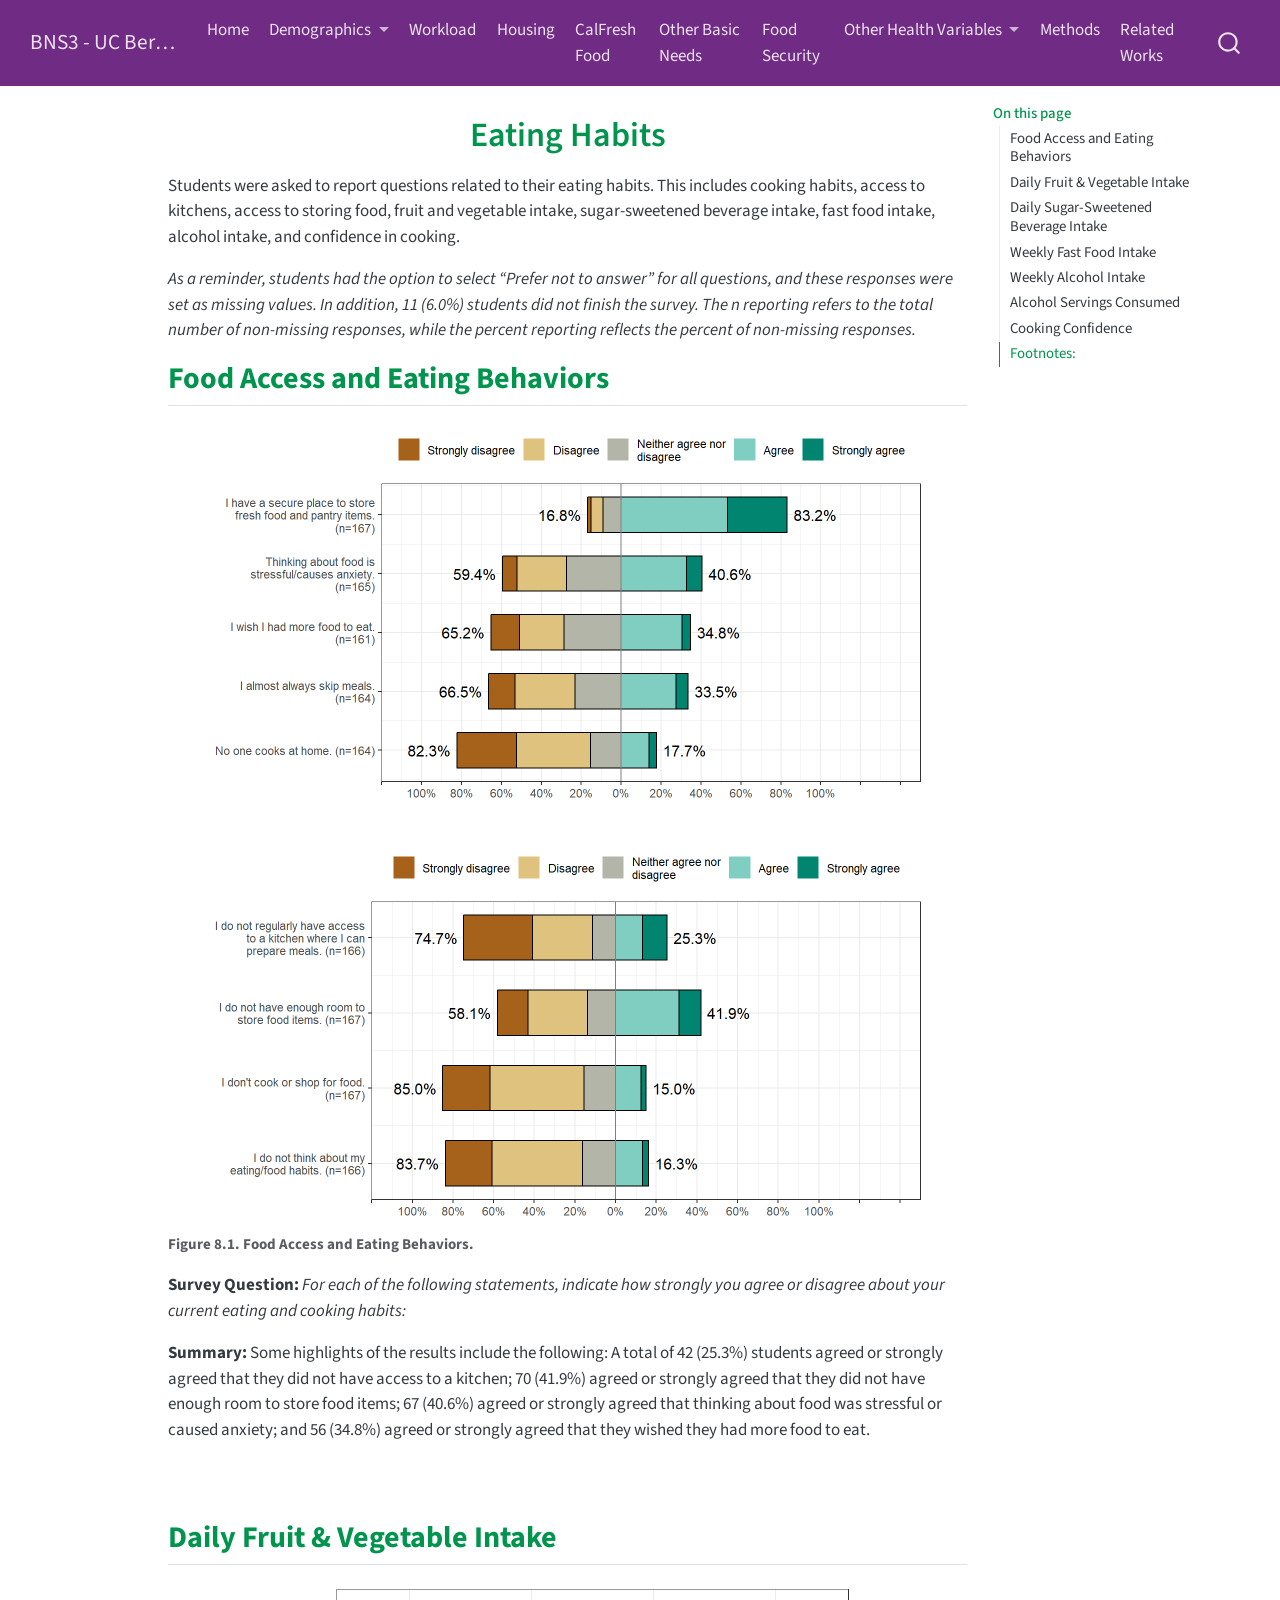
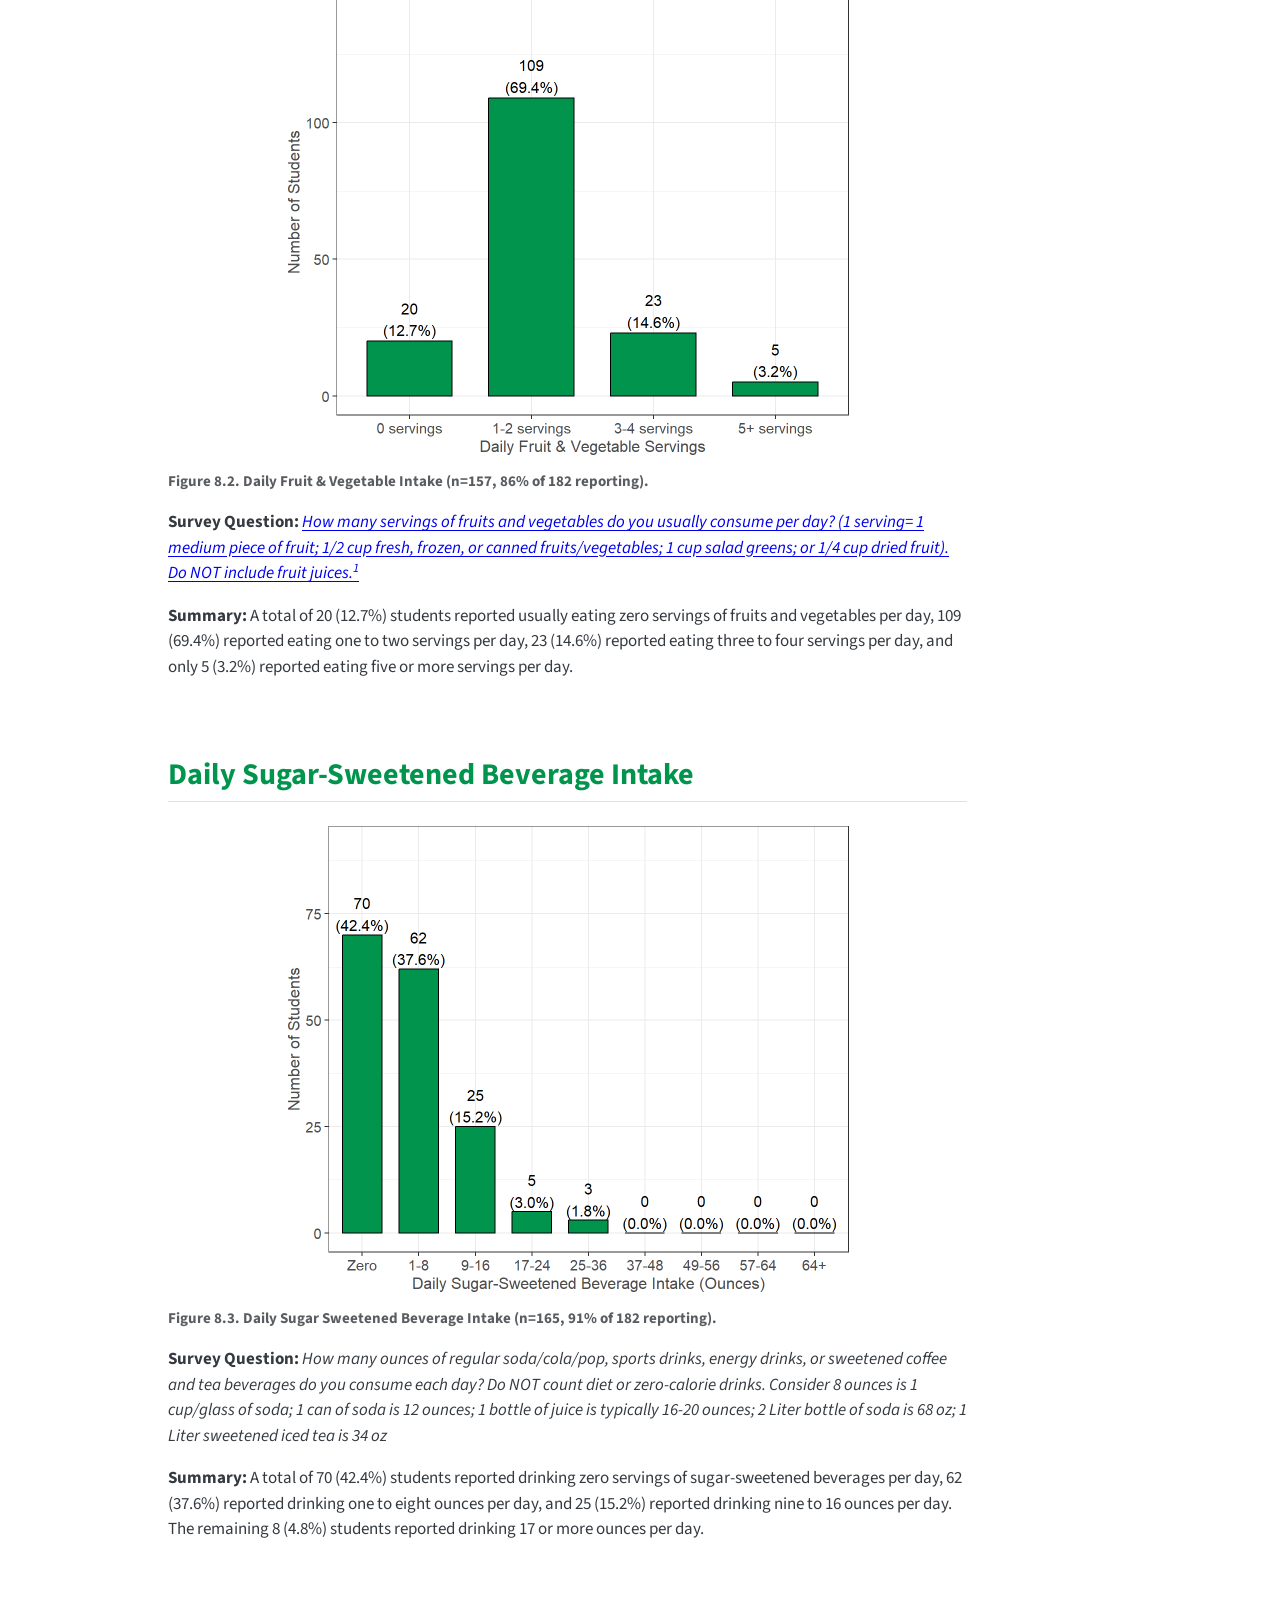
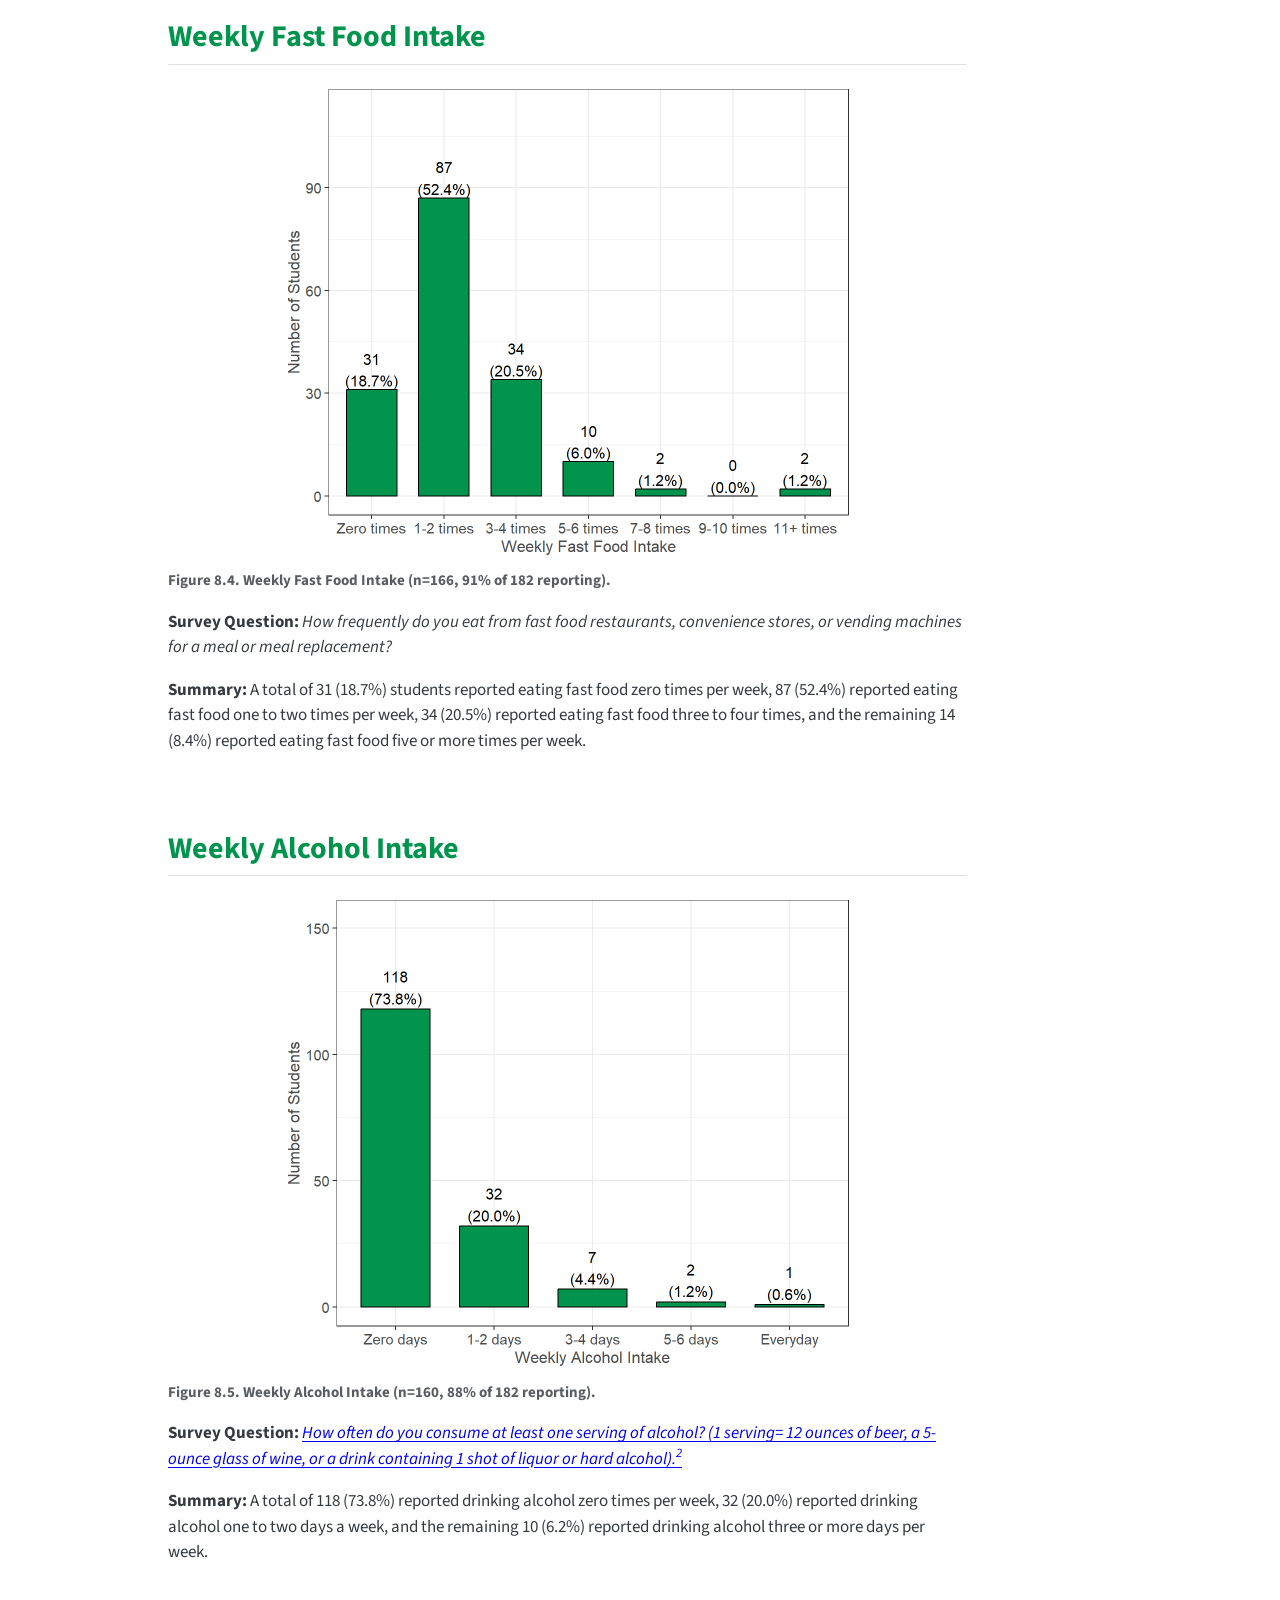
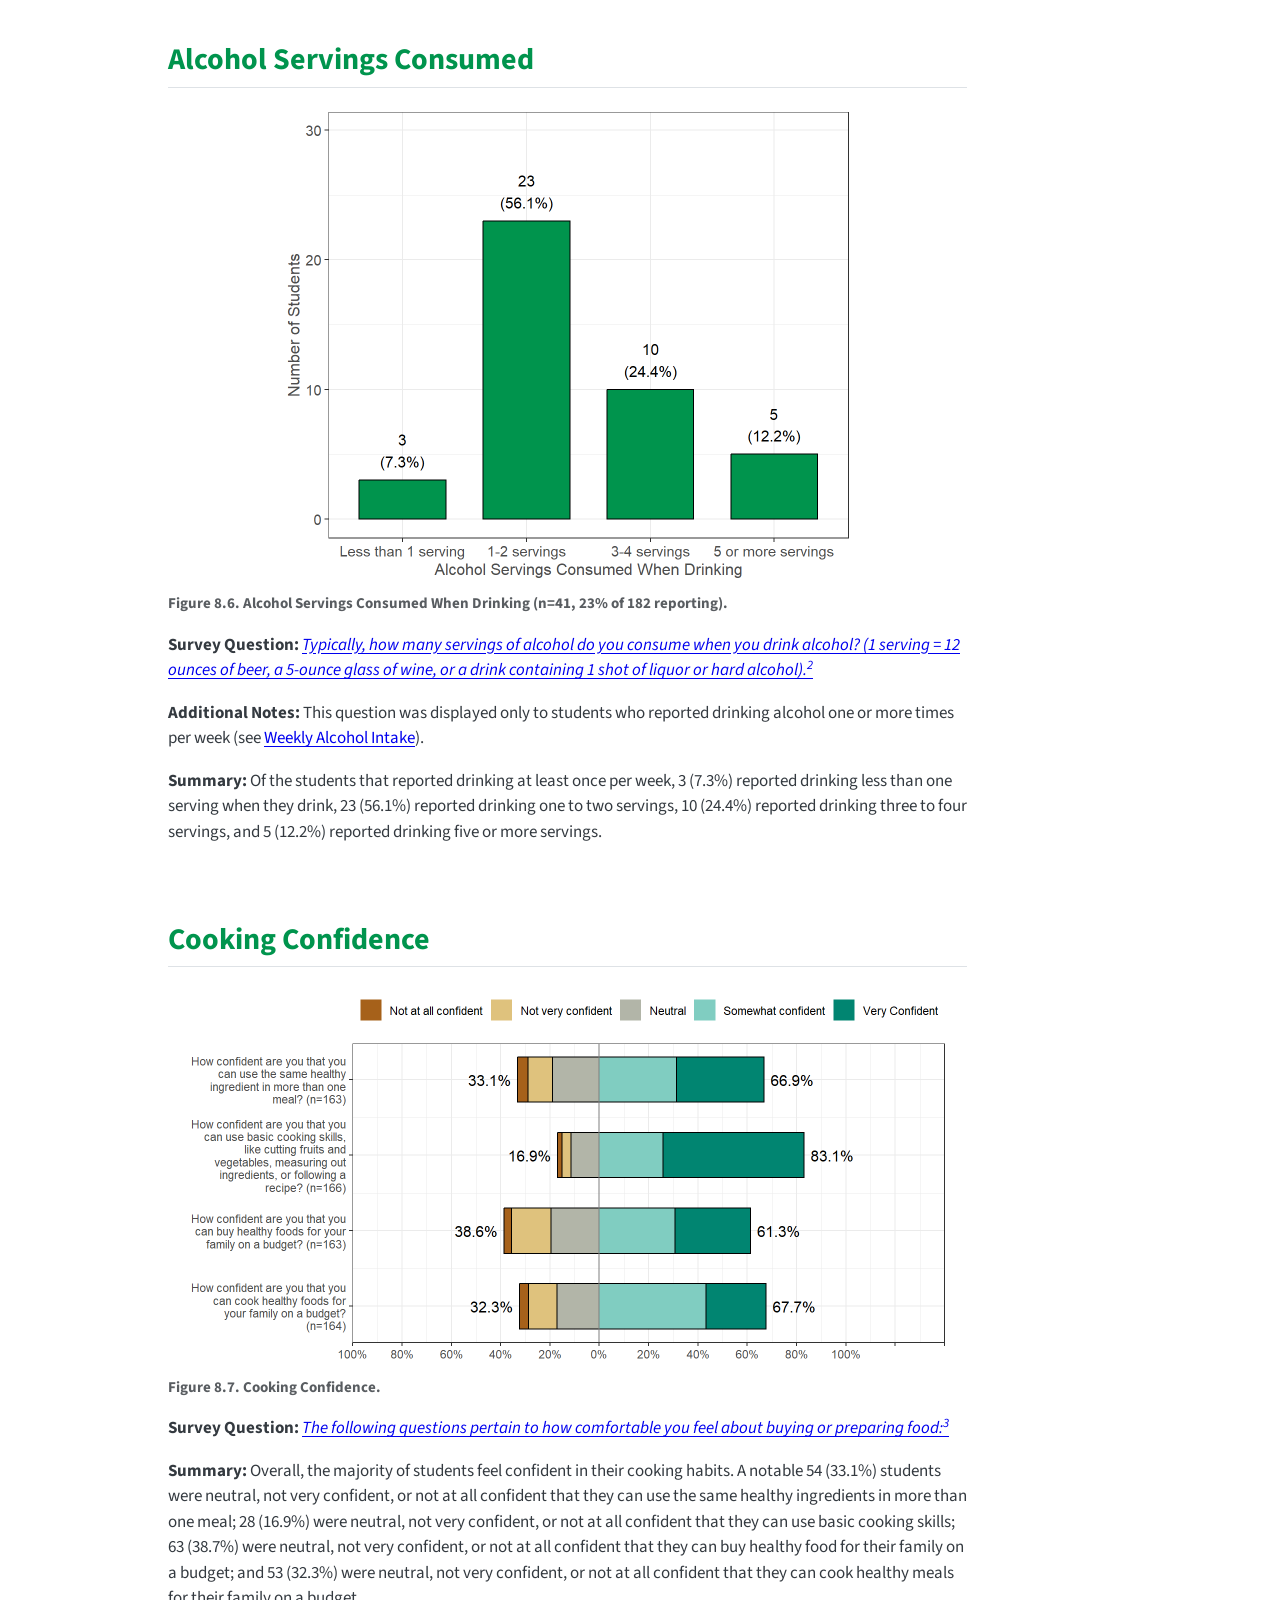
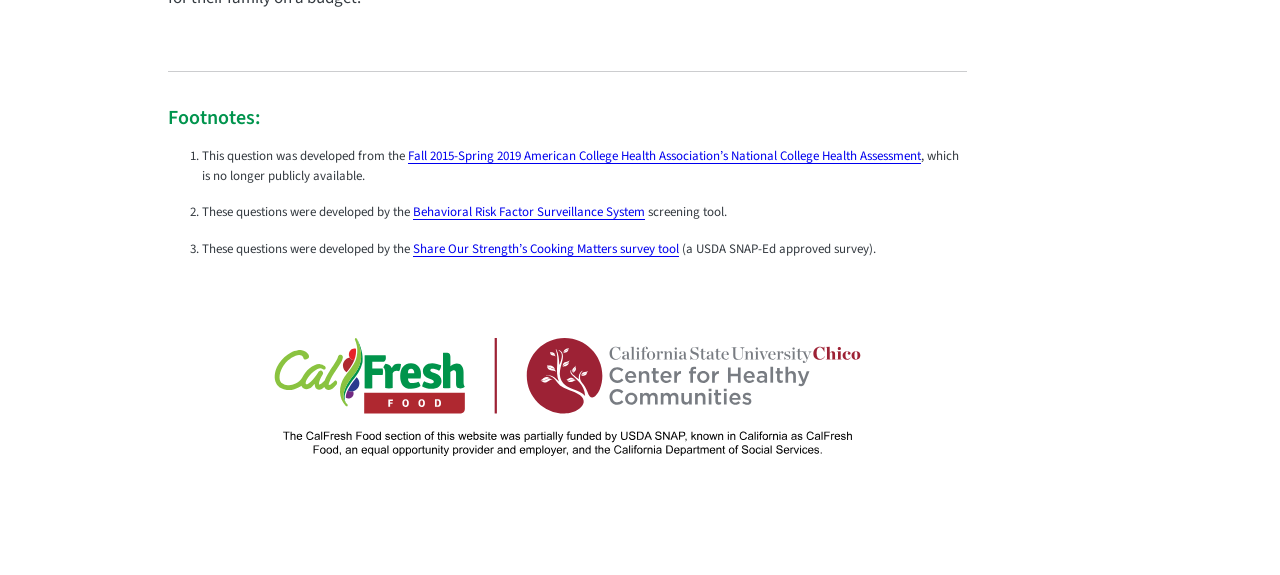
<file: docs/Eating_Habits.html>
<!DOCTYPE html>
<html xmlns="http://www.w3.org/1999/xhtml" lang="en" xml:lang="en"><head>

<meta charset="utf-8">
<meta name="generator" content="quarto-1.5.57">

<meta name="viewport" content="width=device-width, initial-scale=1.0, user-scalable=yes">


<title>Eating Habits – BNS3 - UC Berkeley</title>
<style>
code{white-space: pre-wrap;}
span.smallcaps{font-variant: small-caps;}
div.columns{display: flex; gap: min(4vw, 1.5em);}
div.column{flex: auto; overflow-x: auto;}
div.hanging-indent{margin-left: 1.5em; text-indent: -1.5em;}
ul.task-list{list-style: none;}
ul.task-list li input[type="checkbox"] {
  width: 0.8em;
  margin: 0 0.8em 0.2em -1em; /* quarto-specific, see https://github.com/quarto-dev/quarto-cli/issues/4556 */ 
  vertical-align: middle;
}
</style>


<script src="site_libs/quarto-nav/quarto-nav.js"></script>
<script src="site_libs/quarto-nav/headroom.min.js"></script>
<script src="site_libs/clipboard/clipboard.min.js"></script>
<script src="site_libs/quarto-search/autocomplete.umd.js"></script>
<script src="site_libs/quarto-search/fuse.min.js"></script>
<script src="site_libs/quarto-search/quarto-search.js"></script>
<meta name="quarto:offset" content="./">
<script src="site_libs/quarto-html/quarto.js"></script>
<script src="site_libs/quarto-html/popper.min.js"></script>
<script src="site_libs/quarto-html/tippy.umd.min.js"></script>
<link href="site_libs/quarto-html/tippy.css" rel="stylesheet">
<link href="site_libs/quarto-html/quarto-syntax-highlighting.css" rel="stylesheet" id="quarto-text-highlighting-styles">
<script src="site_libs/bootstrap/bootstrap.min.js"></script>
<link href="site_libs/bootstrap/bootstrap-icons.css" rel="stylesheet">
<link href="site_libs/bootstrap/bootstrap.min.css" rel="stylesheet" id="quarto-bootstrap" data-mode="light">
<script id="quarto-search-options" type="application/json">{
  "location": "navbar",
  "copy-button": false,
  "collapse-after": 3,
  "panel-placement": "end",
  "type": "overlay",
  "limit": 50,
  "keyboard-shortcut": [
    "f",
    "/",
    "s"
  ],
  "show-item-context": false,
  "language": {
    "search-no-results-text": "No results",
    "search-matching-documents-text": "matching documents",
    "search-copy-link-title": "Copy link to search",
    "search-hide-matches-text": "Hide additional matches",
    "search-more-match-text": "more match in this document",
    "search-more-matches-text": "more matches in this document",
    "search-clear-button-title": "Clear",
    "search-text-placeholder": "",
    "search-detached-cancel-button-title": "Cancel",
    "search-submit-button-title": "Submit",
    "search-label": "Search"
  }
}</script>


</head>

<body class="nav-fixed">

<div id="quarto-search-results"></div>
  <header id="quarto-header" class="headroom fixed-top">
    <nav class="navbar navbar-expand-lg " data-bs-theme="dark">
      <div class="navbar-container container-fluid">
      <div class="navbar-brand-container mx-auto">
    <a class="navbar-brand" href="./index.html">
    <span class="navbar-title">BNS3 - UC Berkeley</span>
    </a>
  </div>
            <div id="quarto-search" class="" title="Search"></div>
          <button class="navbar-toggler" type="button" data-bs-toggle="collapse" data-bs-target="#navbarCollapse" aria-controls="navbarCollapse" role="menu" aria-expanded="false" aria-label="Toggle navigation" onclick="if (window.quartoToggleHeadroom) { window.quartoToggleHeadroom(); }">
  <span class="navbar-toggler-icon"></span>
</button>
          <div class="collapse navbar-collapse" id="navbarCollapse">
            <ul class="navbar-nav navbar-nav-scroll me-auto">
  <li class="nav-item">
    <a class="nav-link" href="./index.html"> 
<span class="menu-text">Home</span></a>
  </li>  
  <li class="nav-item dropdown ">
    <a class="nav-link dropdown-toggle" href="#" id="nav-menu-demographics" role="link" data-bs-toggle="dropdown" aria-expanded="false">
 <span class="menu-text">Demographics</span>
    </a>
    <ul class="dropdown-menu" aria-labelledby="nav-menu-demographics">    
        <li>
    <a class="dropdown-item" href="./Demographics.html">
 <span class="dropdown-text">Personal Demographics</span></a>
  </li>  
        <li>
    <a class="dropdown-item" href="./Academic_Profile.html">
 <span class="dropdown-text">Academic Profile</span></a>
  </li>  
    </ul>
  </li>
  <li class="nav-item">
    <a class="nav-link" href="./Workload.html"> 
<span class="menu-text">Workload</span></a>
  </li>  
  <li class="nav-item">
    <a class="nav-link" href="./Housing.html"> 
<span class="menu-text">Housing</span></a>
  </li>  
  <li class="nav-item">
    <a class="nav-link" href="./CalFresh.html"> 
<span class="menu-text">CalFresh Food</span></a>
  </li>  
  <li class="nav-item">
    <a class="nav-link" href="./Other_Basic_Needs.html"> 
<span class="menu-text">Other Basic Needs</span></a>
  </li>  
  <li class="nav-item">
    <a class="nav-link" href="./Food_Security.html"> 
<span class="menu-text">Food Security</span></a>
  </li>  
  <li class="nav-item dropdown ">
    <a class="nav-link dropdown-toggle" href="#" id="nav-menu-other-health-variables" role="link" data-bs-toggle="dropdown" aria-expanded="false">
 <span class="menu-text">Other Health Variables</span>
    </a>
    <ul class="dropdown-menu" aria-labelledby="nav-menu-other-health-variables">    
        <li>
    <a class="dropdown-item" href="./Eating_Habits.html">
 <span class="dropdown-text">Eating Habits</span></a>
  </li>  
        <li>
    <a class="dropdown-item" href="./Physical_Activity.html">
 <span class="dropdown-text">Physical Activity</span></a>
  </li>  
        <li>
    <a class="dropdown-item" href="./Mental_Health.html">
 <span class="dropdown-text">Mental Health</span></a>
  </li>  
    </ul>
  </li>
</ul>
            <ul class="navbar-nav navbar-nav-scroll ms-auto">
  <li class="nav-item">
    <a class="nav-link" href="https://chicocalfresh.github.io/BNS3_Statewide_Summary/Methods.html"> 
<span class="menu-text">Methods</span></a>
  </li>  
  <li class="nav-item">
    <a class="nav-link" href="https://chcchicostate.org/research-evaluation/"> 
<span class="menu-text">Related Works</span></a>
  </li>  
</ul>
          </div> <!-- /navcollapse -->
            <div class="quarto-navbar-tools">
</div>
      </div> <!-- /container-fluid -->
    </nav>
</header>
<!-- content -->
<div id="quarto-content" class="quarto-container page-columns page-rows-contents page-layout-article page-navbar">
<!-- sidebar -->
<!-- margin-sidebar -->
    <div id="quarto-margin-sidebar" class="sidebar margin-sidebar">
        <nav id="TOC" role="doc-toc" class="toc-active">
    <h2 id="toc-title">On this page</h2>
   
  <ul>
  <li><a href="#food-access-and-eating-behaviors" id="toc-food-access-and-eating-behaviors" class="nav-link active" data-scroll-target="#food-access-and-eating-behaviors">Food Access and Eating Behaviors</a></li>
  <li><a href="#daily-fruit-vegetable-intake" id="toc-daily-fruit-vegetable-intake" class="nav-link" data-scroll-target="#daily-fruit-vegetable-intake">Daily Fruit &amp; Vegetable Intake</a></li>
  <li><a href="#daily-sugar-sweetened-beverage-intake" id="toc-daily-sugar-sweetened-beverage-intake" class="nav-link" data-scroll-target="#daily-sugar-sweetened-beverage-intake">Daily Sugar-Sweetened Beverage Intake</a></li>
  <li><a href="#weekly-fast-food-intake" id="toc-weekly-fast-food-intake" class="nav-link" data-scroll-target="#weekly-fast-food-intake">Weekly Fast Food Intake</a></li>
  <li><a href="#Weekly-Alcohol-Intake" id="toc-Weekly-Alcohol-Intake" class="nav-link" data-scroll-target="#Weekly-Alcohol-Intake">Weekly Alcohol Intake</a></li>
  <li><a href="#alcohol-servings-consumed" id="toc-alcohol-servings-consumed" class="nav-link" data-scroll-target="#alcohol-servings-consumed">Alcohol Servings Consumed</a></li>
  <li><a href="#cooking-confidence" id="toc-cooking-confidence" class="nav-link" data-scroll-target="#cooking-confidence">Cooking Confidence</a></li>
  <li><a href="#Footnotes" id="toc-Footnotes" class="nav-link" data-scroll-target="#Footnotes">Footnotes:</a></li>
  </ul>
</nav>
    </div>
<!-- main -->
<main class="content" id="quarto-document-content">

<header id="title-block-header" class="quarto-title-block default">
<div class="quarto-title">
<h1 class="title">Eating Habits</h1>
</div>



<div class="quarto-title-meta">

    
  
    
  </div>
  


</header>


<p>Students were asked to report questions related to their eating habits. This includes cooking habits, access to kitchens, access to storing food, fruit and vegetable intake, sugar-sweetened beverage intake, fast food intake, alcohol intake, and confidence in cooking.</p>
<p><em>As a reminder, students had the option to select “Prefer not to answer” for all questions, and these responses were set as missing values. In addition, 11 (6.0%) students did not finish the survey. The n reporting refers to the total number of non-missing responses, while the percent reporting reflects the percent of non-missing responses.</em></p>
<section id="food-access-and-eating-behaviors" class="level2">
<h2 data-anchor-id="food-access-and-eating-behaviors">Food Access and Eating Behaviors</h2>
<div class="cell" data-layout-align="center">
<div class="cell-output-display">
<div class="quarto-figure quarto-figure-center">
<figure class="figure">
<p><img src="Eating_Habits_files/figure-html/unnamed-chunk-3-1.png" class="img-fluid quarto-figure quarto-figure-center figure-img" width="720"></p>
</figure>
</div>
</div>
</div>
<div class="cell" data-layout-align="center">
<div class="cell-output-display">
<div class="quarto-figure quarto-figure-center">
<figure class="figure">
<p><img src="Eating_Habits_files/figure-html/unnamed-chunk-4-1.png" class="img-fluid figure-img" width="720"></p>
<figcaption>Figure 8.1. Food Access and Eating Behaviors.</figcaption>
</figure>
</div>
</div>
</div>
<p><strong>Survey Question:</strong> <em>For each of the following statements, indicate how strongly you agree or disagree about your current eating and cooking habits:</em></p>
<p><strong>Summary:</strong> Some highlights of the results include the following: A total of 42 (25.3%) students agreed or strongly agreed that they did not have access to a kitchen; 70 (41.9%) agreed or strongly agreed that they did not have enough room to store food items; 67 (40.6%) agreed or strongly agreed that thinking about food was stressful or caused anxiety; and 56 (34.8%) agreed or strongly agreed that they wished they had more food to eat.</p>
<p><br></p>
</section>
<section id="daily-fruit-vegetable-intake" class="level2">
<h2 data-anchor-id="daily-fruit-vegetable-intake">Daily Fruit &amp; Vegetable Intake</h2>
<div class="cell" data-layout-align="center">
<div class="cell-output-display">
<div class="quarto-figure quarto-figure-center">
<figure class="figure">
<p><img src="Eating_Habits_files/figure-html/unnamed-chunk-5-1.png" class="img-fluid figure-img" width="576"></p>
<figcaption>Figure 8.2. Daily Fruit &amp; Vegetable Intake (n=157, 86% of 182 reporting).</figcaption>
</figure>
</div>
</div>
</div>
<p><strong>Survey Question:</strong> <a href="#Footnotes"><em>How many servings of fruits and vegetables do you usually consume per day? (1 serving= 1 medium piece of fruit; 1/2 cup fresh, frozen, or canned fruits/vegetables; 1 cup salad greens; or 1/4 cup dried fruit). Do NOT include fruit juices.<sup>1</sup></em></a></p>
<p><strong>Summary:</strong> A total of 20 (12.7%) students reported usually eating zero servings of fruits and vegetables per day, 109 (69.4%) reported eating one to two servings per day, 23 (14.6%) reported eating three to four servings per day, and only 5 (3.2%) reported eating five or more servings per day.</p>
<p><br></p>
</section>
<section id="daily-sugar-sweetened-beverage-intake" class="level2">
<h2 data-anchor-id="daily-sugar-sweetened-beverage-intake">Daily Sugar-Sweetened Beverage Intake</h2>
<div class="cell" data-layout-align="center">
<div class="cell-output-display">
<div class="quarto-figure quarto-figure-center">
<figure class="figure">
<p><img src="Eating_Habits_files/figure-html/unnamed-chunk-6-1.png" class="img-fluid figure-img" width="576"></p>
<figcaption>Figure 8.3. Daily Sugar Sweetened Beverage Intake (n=165, 91% of 182 reporting).</figcaption>
</figure>
</div>
</div>
</div>
<p><strong>Survey Question:</strong> <em>How many ounces of regular soda/cola/pop, sports drinks, energy drinks, or sweetened coffee and tea beverages do you consume each day? Do NOT count diet or zero-calorie drinks. Consider 8 ounces is 1 cup/glass of soda; 1 can of soda is 12 ounces; 1 bottle of juice is typically 16-20 ounces; 2 Liter bottle of soda is 68 oz; 1 Liter sweetened iced tea is 34 oz</em></p>
<p><strong>Summary:</strong> A total of 70 (42.4%) students reported drinking zero servings of sugar-sweetened beverages per day, 62 (37.6%) reported drinking one to eight ounces per day, and 25 (15.2%) reported drinking nine to 16 ounces per day. The remaining 8 (4.8%) students reported drinking 17 or more ounces per day.</p>
<p><br></p>
</section>
<section id="weekly-fast-food-intake" class="level2">
<h2 data-anchor-id="weekly-fast-food-intake">Weekly Fast Food Intake</h2>
<div class="cell" data-layout-align="center">
<div class="cell-output-display">
<div class="quarto-figure quarto-figure-center">
<figure class="figure">
<p><img src="Eating_Habits_files/figure-html/unnamed-chunk-7-1.png" class="img-fluid figure-img" width="576"></p>
<figcaption>Figure 8.4. Weekly Fast Food Intake (n=166, 91% of 182 reporting).</figcaption>
</figure>
</div>
</div>
</div>
<p><strong>Survey Question:</strong> <em>How frequently do you eat from fast food restaurants, convenience stores, or vending machines for a meal or meal replacement?</em></p>
<p><strong>Summary:</strong> A total of 31 (18.7%) students reported eating fast food zero times per week, 87 (52.4%) reported eating fast food one to two times per week, 34 (20.5%) reported eating fast food three to four times, and the remaining 14 (8.4%) reported eating fast food five or more times per week.</p>
<p><br></p>
</section>
<section id="Weekly-Alcohol-Intake" class="level2">
<h2 data-anchor-id="Weekly-Alcohol-Intake">Weekly Alcohol Intake</h2>
<div class="cell" data-layout-align="center">
<div class="cell-output-display">
<div class="quarto-figure quarto-figure-center">
<figure class="figure">
<p><img src="Eating_Habits_files/figure-html/unnamed-chunk-8-1.png" class="img-fluid figure-img" width="576"></p>
<figcaption>Figure 8.5. Weekly Alcohol Intake (n=160, 88% of 182 reporting).</figcaption>
</figure>
</div>
</div>
</div>
<p><strong>Survey Question:</strong> <a href="#Footnotes"><em>How often do you consume at least one serving of alcohol? (1 serving= 12 ounces of beer, a 5-ounce glass of wine, or a drink containing 1 shot of liquor or hard alcohol).<sup>2</sup></em></a></p>
<p><strong>Summary:</strong> A total of 118 (73.8%) reported drinking alcohol zero times per week, 32 (20.0%) reported drinking alcohol one to two days a week, and the remaining 10 (6.2%) reported drinking alcohol three or more days per week.</p>
<p><br></p>
</section>
<section id="alcohol-servings-consumed" class="level2">
<h2 data-anchor-id="alcohol-servings-consumed">Alcohol Servings Consumed</h2>
<div class="cell" data-layout-align="center">
<div class="cell-output-display">
<div class="quarto-figure quarto-figure-center">
<figure class="figure">
<p><img src="Eating_Habits_files/figure-html/unnamed-chunk-9-1.png" class="img-fluid figure-img" width="576"></p>
<figcaption>Figure 8.6. Alcohol Servings Consumed When Drinking (n=41, 23% of 182 reporting).</figcaption>
</figure>
</div>
</div>
</div>
<p><strong>Survey Question:</strong> <a href="#Footnotes"><em>Typically, how many servings of alcohol do you consume when you drink alcohol? (1 serving = 12 ounces of beer, a 5-ounce glass of wine, or a drink containing 1 shot of liquor or hard alcohol).<sup>2</sup></em></a></p>
<p><strong>Additional Notes:</strong> This question was displayed only to students who reported drinking alcohol one or more times per week (see <a href="#Weekly-Alcohol-Intake">Weekly Alcohol Intake</a>).</p>
<p><strong>Summary:</strong> Of the students that reported drinking at least once per week, 3 (7.3%) reported drinking less than one serving when they drink, 23 (56.1%) reported drinking one to two servings, 10 (24.4%) reported drinking three to four servings, and 5 (12.2%) reported drinking five or more servings.</p>
<p><br></p>
</section>
<section id="cooking-confidence" class="level2">
<h2 data-anchor-id="cooking-confidence">Cooking Confidence</h2>
<div class="cell" data-layout-align="center">
<div class="cell-output-display">
<div class="quarto-figure quarto-figure-center">
<figure class="figure">
<p><img src="Eating_Habits_files/figure-html/unnamed-chunk-10-1.png" class="img-fluid figure-img" width="768"></p>
<figcaption>Figure 8.7. Cooking Confidence.</figcaption>
</figure>
</div>
</div>
</div>
<p><strong>Survey Question:</strong> <a href="#Footnotes"><em>The following questions pertain to how comfortable you feel about buying or preparing food:<sup>3</sup></em></a></p>
<p><strong>Summary:</strong> Overall, the majority of students feel confident in their cooking habits. A notable 54 (33.1%) students were neutral, not very confident, or not at all confident that they can use the same healthy ingredients in more than one meal; 28 (16.9%) were neutral, not very confident, or not at all confident that they can use basic cooking skills; 63 (38.7%) were neutral, not very confident, or not at all confident that they can buy healthy food for their family on a budget; and 53 (32.3%) were neutral, not very confident, or not at all confident that they can cook healthy meals for their family on a budget.</p>
<p><br></p>
<hr>
</section>
<section id="Footnotes" class="level1">
<h1>Footnotes:</h1>
<ol type="1">
<li><p>This question was developed from the <a href="https://www.acha.org/NCHA/About_ACHA_NCHA/Survey/NCHA/About/Survey.aspx?hkey=7e9f6752-2b47-4671-8ce7-ba7a529c9934">Fall 2015-Spring 2019 American College Health Association’s National College Health Assessment</a>, which is no longer publicly available.</p></li>
<li><p>These questions were developed by the <a href="https://www.cdc.gov/brfss/questionnaires/pdf-ques/2018_BRFSS_English_Questionnaire-508.pdf#page=35">Behavioral Risk Factor Surveillance System</a> screening tool.</p></li>
<li><p>These questions were developed by the <a href="https://foodsharelc.org/wp-content/uploads/2019/07/2017-Survey.CMF_.English.pdf">Share Our Strength’s Cooking Matters survey tool</a> (a USDA SNAP-Ed approved survey).</p></li>
</ol>
<p><br></p>
<div class="columns">
<div class="column" style="width:10%;">

</div><div class="column" style="width:80%;">
<div style="text-align: center;">
<p><img src="bns_statewide_logo_array.svg" alt="CHC Logo" width="auto" height="auto"></p>
</div>
</div><div class="column" style="width:10%;">

</div>
</div>


</section>

</main> <!-- /main -->
<script id="quarto-html-after-body" type="application/javascript">
window.document.addEventListener("DOMContentLoaded", function (event) {
  const toggleBodyColorMode = (bsSheetEl) => {
    const mode = bsSheetEl.getAttribute("data-mode");
    const bodyEl = window.document.querySelector("body");
    if (mode === "dark") {
      bodyEl.classList.add("quarto-dark");
      bodyEl.classList.remove("quarto-light");
    } else {
      bodyEl.classList.add("quarto-light");
      bodyEl.classList.remove("quarto-dark");
    }
  }
  const toggleBodyColorPrimary = () => {
    const bsSheetEl = window.document.querySelector("link#quarto-bootstrap");
    if (bsSheetEl) {
      toggleBodyColorMode(bsSheetEl);
    }
  }
  toggleBodyColorPrimary();  
  const isCodeAnnotation = (el) => {
    for (const clz of el.classList) {
      if (clz.startsWith('code-annotation-')) {                     
        return true;
      }
    }
    return false;
  }
  const onCopySuccess = function(e) {
    // button target
    const button = e.trigger;
    // don't keep focus
    button.blur();
    // flash "checked"
    button.classList.add('code-copy-button-checked');
    var currentTitle = button.getAttribute("title");
    button.setAttribute("title", "Copied!");
    let tooltip;
    if (window.bootstrap) {
      button.setAttribute("data-bs-toggle", "tooltip");
      button.setAttribute("data-bs-placement", "left");
      button.setAttribute("data-bs-title", "Copied!");
      tooltip = new bootstrap.Tooltip(button, 
        { trigger: "manual", 
          customClass: "code-copy-button-tooltip",
          offset: [0, -8]});
      tooltip.show();    
    }
    setTimeout(function() {
      if (tooltip) {
        tooltip.hide();
        button.removeAttribute("data-bs-title");
        button.removeAttribute("data-bs-toggle");
        button.removeAttribute("data-bs-placement");
      }
      button.setAttribute("title", currentTitle);
      button.classList.remove('code-copy-button-checked');
    }, 1000);
    // clear code selection
    e.clearSelection();
  }
  const getTextToCopy = function(trigger) {
      const codeEl = trigger.previousElementSibling.cloneNode(true);
      for (const childEl of codeEl.children) {
        if (isCodeAnnotation(childEl)) {
          childEl.remove();
        }
      }
      return codeEl.innerText;
  }
  const clipboard = new window.ClipboardJS('.code-copy-button:not([data-in-quarto-modal])', {
    text: getTextToCopy
  });
  clipboard.on('success', onCopySuccess);
  if (window.document.getElementById('quarto-embedded-source-code-modal')) {
    // For code content inside modals, clipBoardJS needs to be initialized with a container option
    // TODO: Check when it could be a function (https://github.com/zenorocha/clipboard.js/issues/860)
    const clipboardModal = new window.ClipboardJS('.code-copy-button[data-in-quarto-modal]', {
      text: getTextToCopy,
      container: window.document.getElementById('quarto-embedded-source-code-modal')
    });
    clipboardModal.on('success', onCopySuccess);
  }
    var localhostRegex = new RegExp(/^(?:http|https):\/\/localhost\:?[0-9]*\//);
    var mailtoRegex = new RegExp(/^mailto:/);
      var filterRegex = new RegExp('/' + window.location.host + '/');
    var isInternal = (href) => {
        return filterRegex.test(href) || localhostRegex.test(href) || mailtoRegex.test(href);
    }
    // Inspect non-navigation links and adorn them if external
 	var links = window.document.querySelectorAll('a[href]:not(.nav-link):not(.navbar-brand):not(.toc-action):not(.sidebar-link):not(.sidebar-item-toggle):not(.pagination-link):not(.no-external):not([aria-hidden]):not(.dropdown-item):not(.quarto-navigation-tool):not(.about-link)');
    for (var i=0; i<links.length; i++) {
      const link = links[i];
      if (!isInternal(link.href)) {
        // undo the damage that might have been done by quarto-nav.js in the case of
        // links that we want to consider external
        if (link.dataset.originalHref !== undefined) {
          link.href = link.dataset.originalHref;
        }
      }
    }
  function tippyHover(el, contentFn, onTriggerFn, onUntriggerFn) {
    const config = {
      allowHTML: true,
      maxWidth: 500,
      delay: 100,
      arrow: false,
      appendTo: function(el) {
          return el.parentElement;
      },
      interactive: true,
      interactiveBorder: 10,
      theme: 'quarto',
      placement: 'bottom-start',
    };
    if (contentFn) {
      config.content = contentFn;
    }
    if (onTriggerFn) {
      config.onTrigger = onTriggerFn;
    }
    if (onUntriggerFn) {
      config.onUntrigger = onUntriggerFn;
    }
    window.tippy(el, config); 
  }
  const noterefs = window.document.querySelectorAll('a[role="doc-noteref"]');
  for (var i=0; i<noterefs.length; i++) {
    const ref = noterefs[i];
    tippyHover(ref, function() {
      // use id or data attribute instead here
      let href = ref.getAttribute('data-footnote-href') || ref.getAttribute('href');
      try { href = new URL(href).hash; } catch {}
      const id = href.replace(/^#\/?/, "");
      const note = window.document.getElementById(id);
      if (note) {
        return note.innerHTML;
      } else {
        return "";
      }
    });
  }
  const xrefs = window.document.querySelectorAll('a.quarto-xref');
  const processXRef = (id, note) => {
    // Strip column container classes
    const stripColumnClz = (el) => {
      el.classList.remove("page-full", "page-columns");
      if (el.children) {
        for (const child of el.children) {
          stripColumnClz(child);
        }
      }
    }
    stripColumnClz(note)
    if (id === null || id.startsWith('sec-')) {
      // Special case sections, only their first couple elements
      const container = document.createElement("div");
      if (note.children && note.children.length > 2) {
        container.appendChild(note.children[0].cloneNode(true));
        for (let i = 1; i < note.children.length; i++) {
          const child = note.children[i];
          if (child.tagName === "P" && child.innerText === "") {
            continue;
          } else {
            container.appendChild(child.cloneNode(true));
            break;
          }
        }
        if (window.Quarto?.typesetMath) {
          window.Quarto.typesetMath(container);
        }
        return container.innerHTML
      } else {
        if (window.Quarto?.typesetMath) {
          window.Quarto.typesetMath(note);
        }
        return note.innerHTML;
      }
    } else {
      // Remove any anchor links if they are present
      const anchorLink = note.querySelector('a.anchorjs-link');
      if (anchorLink) {
        anchorLink.remove();
      }
      if (window.Quarto?.typesetMath) {
        window.Quarto.typesetMath(note);
      }
      // TODO in 1.5, we should make sure this works without a callout special case
      if (note.classList.contains("callout")) {
        return note.outerHTML;
      } else {
        return note.innerHTML;
      }
    }
  }
  for (var i=0; i<xrefs.length; i++) {
    const xref = xrefs[i];
    tippyHover(xref, undefined, function(instance) {
      instance.disable();
      let url = xref.getAttribute('href');
      let hash = undefined; 
      if (url.startsWith('#')) {
        hash = url;
      } else {
        try { hash = new URL(url).hash; } catch {}
      }
      if (hash) {
        const id = hash.replace(/^#\/?/, "");
        const note = window.document.getElementById(id);
        if (note !== null) {
          try {
            const html = processXRef(id, note.cloneNode(true));
            instance.setContent(html);
          } finally {
            instance.enable();
            instance.show();
          }
        } else {
          // See if we can fetch this
          fetch(url.split('#')[0])
          .then(res => res.text())
          .then(html => {
            const parser = new DOMParser();
            const htmlDoc = parser.parseFromString(html, "text/html");
            const note = htmlDoc.getElementById(id);
            if (note !== null) {
              const html = processXRef(id, note);
              instance.setContent(html);
            } 
          }).finally(() => {
            instance.enable();
            instance.show();
          });
        }
      } else {
        // See if we can fetch a full url (with no hash to target)
        // This is a special case and we should probably do some content thinning / targeting
        fetch(url)
        .then(res => res.text())
        .then(html => {
          const parser = new DOMParser();
          const htmlDoc = parser.parseFromString(html, "text/html");
          const note = htmlDoc.querySelector('main.content');
          if (note !== null) {
            // This should only happen for chapter cross references
            // (since there is no id in the URL)
            // remove the first header
            if (note.children.length > 0 && note.children[0].tagName === "HEADER") {
              note.children[0].remove();
            }
            const html = processXRef(null, note);
            instance.setContent(html);
          } 
        }).finally(() => {
          instance.enable();
          instance.show();
        });
      }
    }, function(instance) {
    });
  }
      let selectedAnnoteEl;
      const selectorForAnnotation = ( cell, annotation) => {
        let cellAttr = 'data-code-cell="' + cell + '"';
        let lineAttr = 'data-code-annotation="' +  annotation + '"';
        const selector = 'span[' + cellAttr + '][' + lineAttr + ']';
        return selector;
      }
      const selectCodeLines = (annoteEl) => {
        const doc = window.document;
        const targetCell = annoteEl.getAttribute("data-target-cell");
        const targetAnnotation = annoteEl.getAttribute("data-target-annotation");
        const annoteSpan = window.document.querySelector(selectorForAnnotation(targetCell, targetAnnotation));
        const lines = annoteSpan.getAttribute("data-code-lines").split(",");
        const lineIds = lines.map((line) => {
          return targetCell + "-" + line;
        })
        let top = null;
        let height = null;
        let parent = null;
        if (lineIds.length > 0) {
            //compute the position of the single el (top and bottom and make a div)
            const el = window.document.getElementById(lineIds[0]);
            top = el.offsetTop;
            height = el.offsetHeight;
            parent = el.parentElement.parentElement;
          if (lineIds.length > 1) {
            const lastEl = window.document.getElementById(lineIds[lineIds.length - 1]);
            const bottom = lastEl.offsetTop + lastEl.offsetHeight;
            height = bottom - top;
          }
          if (top !== null && height !== null && parent !== null) {
            // cook up a div (if necessary) and position it 
            let div = window.document.getElementById("code-annotation-line-highlight");
            if (div === null) {
              div = window.document.createElement("div");
              div.setAttribute("id", "code-annotation-line-highlight");
              div.style.position = 'absolute';
              parent.appendChild(div);
            }
            div.style.top = top - 2 + "px";
            div.style.height = height + 4 + "px";
            div.style.left = 0;
            let gutterDiv = window.document.getElementById("code-annotation-line-highlight-gutter");
            if (gutterDiv === null) {
              gutterDiv = window.document.createElement("div");
              gutterDiv.setAttribute("id", "code-annotation-line-highlight-gutter");
              gutterDiv.style.position = 'absolute';
              const codeCell = window.document.getElementById(targetCell);
              const gutter = codeCell.querySelector('.code-annotation-gutter');
              gutter.appendChild(gutterDiv);
            }
            gutterDiv.style.top = top - 2 + "px";
            gutterDiv.style.height = height + 4 + "px";
          }
          selectedAnnoteEl = annoteEl;
        }
      };
      const unselectCodeLines = () => {
        const elementsIds = ["code-annotation-line-highlight", "code-annotation-line-highlight-gutter"];
        elementsIds.forEach((elId) => {
          const div = window.document.getElementById(elId);
          if (div) {
            div.remove();
          }
        });
        selectedAnnoteEl = undefined;
      };
        // Handle positioning of the toggle
    window.addEventListener(
      "resize",
      throttle(() => {
        elRect = undefined;
        if (selectedAnnoteEl) {
          selectCodeLines(selectedAnnoteEl);
        }
      }, 10)
    );
    function throttle(fn, ms) {
    let throttle = false;
    let timer;
      return (...args) => {
        if(!throttle) { // first call gets through
            fn.apply(this, args);
            throttle = true;
        } else { // all the others get throttled
            if(timer) clearTimeout(timer); // cancel #2
            timer = setTimeout(() => {
              fn.apply(this, args);
              timer = throttle = false;
            }, ms);
        }
      };
    }
      // Attach click handler to the DT
      const annoteDls = window.document.querySelectorAll('dt[data-target-cell]');
      for (const annoteDlNode of annoteDls) {
        annoteDlNode.addEventListener('click', (event) => {
          const clickedEl = event.target;
          if (clickedEl !== selectedAnnoteEl) {
            unselectCodeLines();
            const activeEl = window.document.querySelector('dt[data-target-cell].code-annotation-active');
            if (activeEl) {
              activeEl.classList.remove('code-annotation-active');
            }
            selectCodeLines(clickedEl);
            clickedEl.classList.add('code-annotation-active');
          } else {
            // Unselect the line
            unselectCodeLines();
            clickedEl.classList.remove('code-annotation-active');
          }
        });
      }
  const findCites = (el) => {
    const parentEl = el.parentElement;
    if (parentEl) {
      const cites = parentEl.dataset.cites;
      if (cites) {
        return {
          el,
          cites: cites.split(' ')
        };
      } else {
        return findCites(el.parentElement)
      }
    } else {
      return undefined;
    }
  };
  var bibliorefs = window.document.querySelectorAll('a[role="doc-biblioref"]');
  for (var i=0; i<bibliorefs.length; i++) {
    const ref = bibliorefs[i];
    const citeInfo = findCites(ref);
    if (citeInfo) {
      tippyHover(citeInfo.el, function() {
        var popup = window.document.createElement('div');
        citeInfo.cites.forEach(function(cite) {
          var citeDiv = window.document.createElement('div');
          citeDiv.classList.add('hanging-indent');
          citeDiv.classList.add('csl-entry');
          var biblioDiv = window.document.getElementById('ref-' + cite);
          if (biblioDiv) {
            citeDiv.innerHTML = biblioDiv.innerHTML;
          }
          popup.appendChild(citeDiv);
        });
        return popup.innerHTML;
      });
    }
  }
});
</script>
</div> <!-- /content -->




</body></html>
</file>
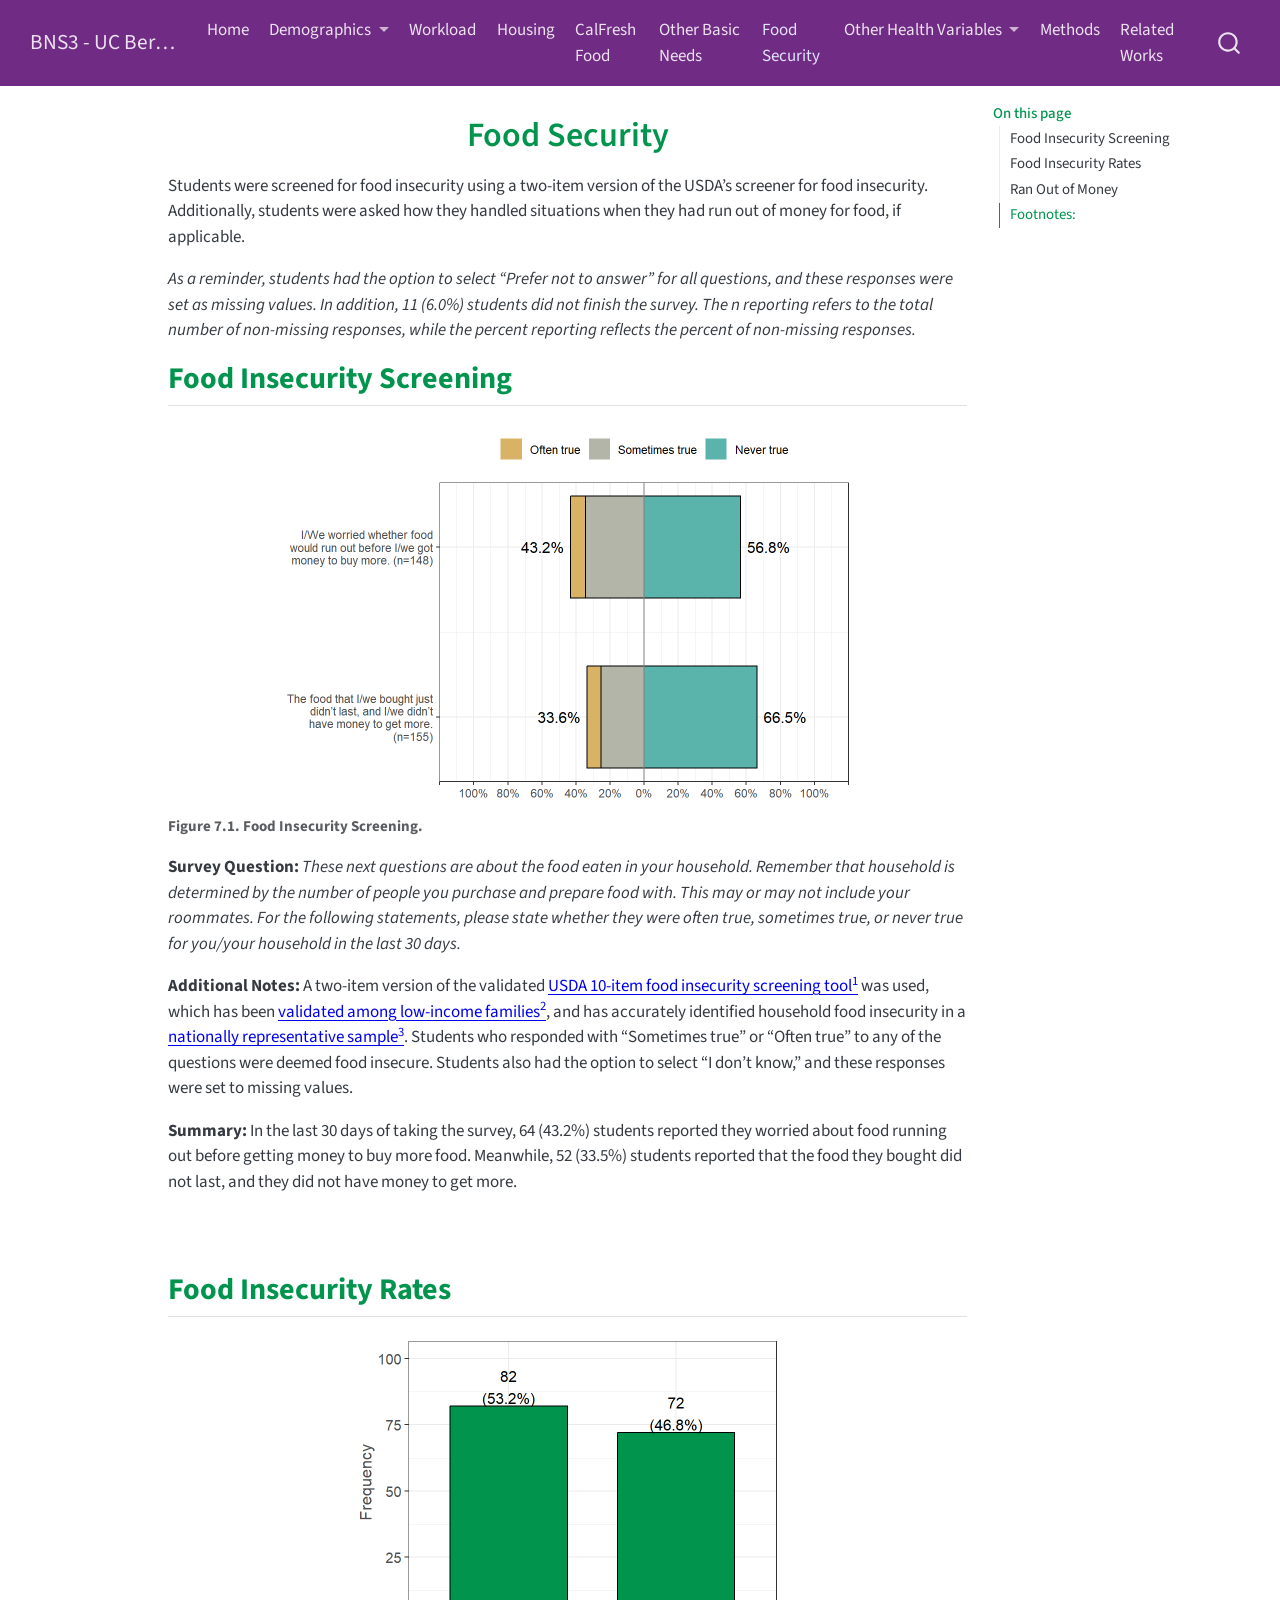
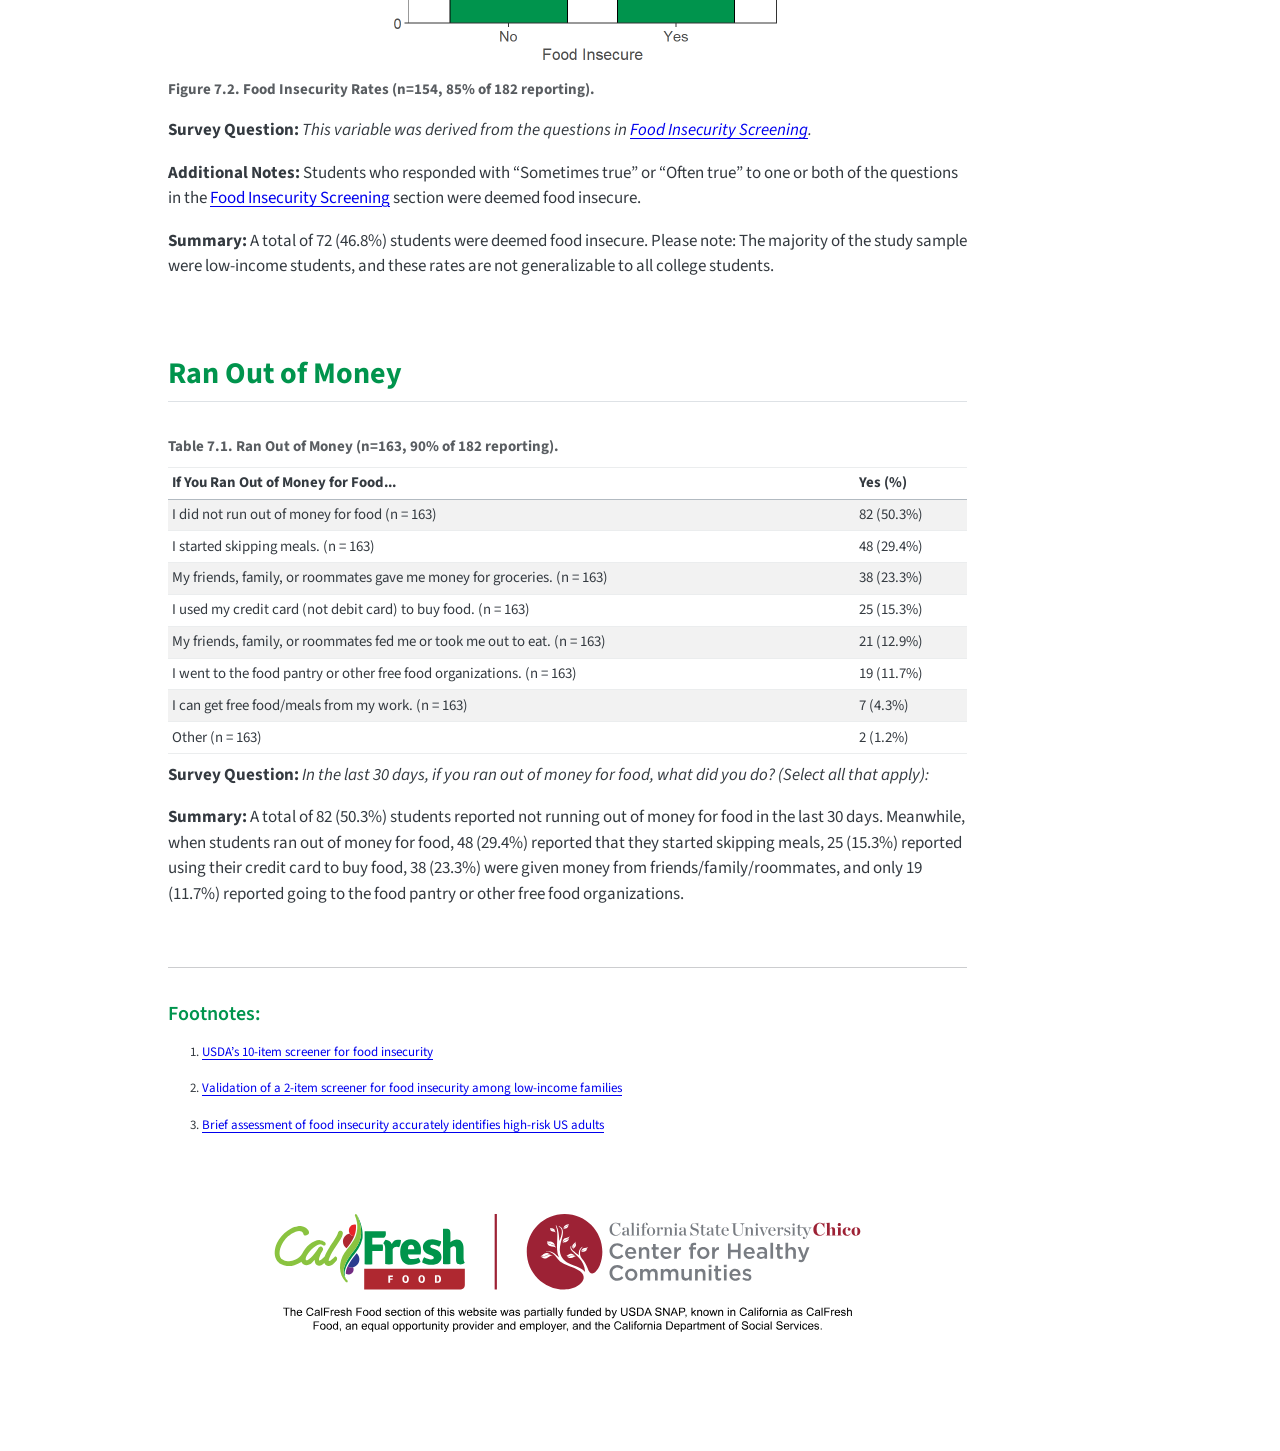
<file: docs/Food_Security.html>
<!DOCTYPE html>
<html xmlns="http://www.w3.org/1999/xhtml" lang="en" xml:lang="en"><head>

<meta charset="utf-8">
<meta name="generator" content="quarto-1.5.57">

<meta name="viewport" content="width=device-width, initial-scale=1.0, user-scalable=yes">


<title>Food Security – BNS3 - UC Berkeley</title>
<style>
code{white-space: pre-wrap;}
span.smallcaps{font-variant: small-caps;}
div.columns{display: flex; gap: min(4vw, 1.5em);}
div.column{flex: auto; overflow-x: auto;}
div.hanging-indent{margin-left: 1.5em; text-indent: -1.5em;}
ul.task-list{list-style: none;}
ul.task-list li input[type="checkbox"] {
  width: 0.8em;
  margin: 0 0.8em 0.2em -1em; /* quarto-specific, see https://github.com/quarto-dev/quarto-cli/issues/4556 */ 
  vertical-align: middle;
}
</style>


<script src="site_libs/quarto-nav/quarto-nav.js"></script>
<script src="site_libs/quarto-nav/headroom.min.js"></script>
<script src="site_libs/clipboard/clipboard.min.js"></script>
<script src="site_libs/quarto-search/autocomplete.umd.js"></script>
<script src="site_libs/quarto-search/fuse.min.js"></script>
<script src="site_libs/quarto-search/quarto-search.js"></script>
<meta name="quarto:offset" content="./">
<script src="site_libs/quarto-html/quarto.js"></script>
<script src="site_libs/quarto-html/popper.min.js"></script>
<script src="site_libs/quarto-html/tippy.umd.min.js"></script>
<link href="site_libs/quarto-html/tippy.css" rel="stylesheet">
<link href="site_libs/quarto-html/quarto-syntax-highlighting.css" rel="stylesheet" id="quarto-text-highlighting-styles">
<script src="site_libs/bootstrap/bootstrap.min.js"></script>
<link href="site_libs/bootstrap/bootstrap-icons.css" rel="stylesheet">
<link href="site_libs/bootstrap/bootstrap.min.css" rel="stylesheet" id="quarto-bootstrap" data-mode="light">
<script id="quarto-search-options" type="application/json">{
  "location": "navbar",
  "copy-button": false,
  "collapse-after": 3,
  "panel-placement": "end",
  "type": "overlay",
  "limit": 50,
  "keyboard-shortcut": [
    "f",
    "/",
    "s"
  ],
  "show-item-context": false,
  "language": {
    "search-no-results-text": "No results",
    "search-matching-documents-text": "matching documents",
    "search-copy-link-title": "Copy link to search",
    "search-hide-matches-text": "Hide additional matches",
    "search-more-match-text": "more match in this document",
    "search-more-matches-text": "more matches in this document",
    "search-clear-button-title": "Clear",
    "search-text-placeholder": "",
    "search-detached-cancel-button-title": "Cancel",
    "search-submit-button-title": "Submit",
    "search-label": "Search"
  }
}</script>
<script src="site_libs/kePrint-0.0.1/kePrint.js"></script>

<link href="site_libs/lightable-0.0.1/lightable.css" rel="stylesheet">



</head>

<body class="nav-fixed">

<div id="quarto-search-results"></div>
  <header id="quarto-header" class="headroom fixed-top">
    <nav class="navbar navbar-expand-lg " data-bs-theme="dark">
      <div class="navbar-container container-fluid">
      <div class="navbar-brand-container mx-auto">
    <a class="navbar-brand" href="./index.html">
    <span class="navbar-title">BNS3 - UC Berkeley</span>
    </a>
  </div>
            <div id="quarto-search" class="" title="Search"></div>
          <button class="navbar-toggler" type="button" data-bs-toggle="collapse" data-bs-target="#navbarCollapse" aria-controls="navbarCollapse" role="menu" aria-expanded="false" aria-label="Toggle navigation" onclick="if (window.quartoToggleHeadroom) { window.quartoToggleHeadroom(); }">
  <span class="navbar-toggler-icon"></span>
</button>
          <div class="collapse navbar-collapse" id="navbarCollapse">
            <ul class="navbar-nav navbar-nav-scroll me-auto">
  <li class="nav-item">
    <a class="nav-link" href="./index.html"> 
<span class="menu-text">Home</span></a>
  </li>  
  <li class="nav-item dropdown ">
    <a class="nav-link dropdown-toggle" href="#" id="nav-menu-demographics" role="link" data-bs-toggle="dropdown" aria-expanded="false">
 <span class="menu-text">Demographics</span>
    </a>
    <ul class="dropdown-menu" aria-labelledby="nav-menu-demographics">    
        <li>
    <a class="dropdown-item" href="./Demographics.html">
 <span class="dropdown-text">Personal Demographics</span></a>
  </li>  
        <li>
    <a class="dropdown-item" href="./Academic_Profile.html">
 <span class="dropdown-text">Academic Profile</span></a>
  </li>  
    </ul>
  </li>
  <li class="nav-item">
    <a class="nav-link" href="./Workload.html"> 
<span class="menu-text">Workload</span></a>
  </li>  
  <li class="nav-item">
    <a class="nav-link" href="./Housing.html"> 
<span class="menu-text">Housing</span></a>
  </li>  
  <li class="nav-item">
    <a class="nav-link" href="./CalFresh.html"> 
<span class="menu-text">CalFresh Food</span></a>
  </li>  
  <li class="nav-item">
    <a class="nav-link" href="./Other_Basic_Needs.html"> 
<span class="menu-text">Other Basic Needs</span></a>
  </li>  
  <li class="nav-item">
    <a class="nav-link active" href="./Food_Security.html" aria-current="page"> 
<span class="menu-text">Food Security</span></a>
  </li>  
  <li class="nav-item dropdown ">
    <a class="nav-link dropdown-toggle" href="#" id="nav-menu-other-health-variables" role="link" data-bs-toggle="dropdown" aria-expanded="false">
 <span class="menu-text">Other Health Variables</span>
    </a>
    <ul class="dropdown-menu" aria-labelledby="nav-menu-other-health-variables">    
        <li>
    <a class="dropdown-item" href="./Eating_Habits.html">
 <span class="dropdown-text">Eating Habits</span></a>
  </li>  
        <li>
    <a class="dropdown-item" href="./Physical_Activity.html">
 <span class="dropdown-text">Physical Activity</span></a>
  </li>  
        <li>
    <a class="dropdown-item" href="./Mental_Health.html">
 <span class="dropdown-text">Mental Health</span></a>
  </li>  
    </ul>
  </li>
</ul>
            <ul class="navbar-nav navbar-nav-scroll ms-auto">
  <li class="nav-item">
    <a class="nav-link" href="https://chicocalfresh.github.io/BNS3_Statewide_Summary/Methods.html"> 
<span class="menu-text">Methods</span></a>
  </li>  
  <li class="nav-item">
    <a class="nav-link" href="https://chcchicostate.org/research-evaluation/"> 
<span class="menu-text">Related Works</span></a>
  </li>  
</ul>
          </div> <!-- /navcollapse -->
            <div class="quarto-navbar-tools">
</div>
      </div> <!-- /container-fluid -->
    </nav>
</header>
<!-- content -->
<div id="quarto-content" class="quarto-container page-columns page-rows-contents page-layout-article page-navbar">
<!-- sidebar -->
<!-- margin-sidebar -->
    <div id="quarto-margin-sidebar" class="sidebar margin-sidebar">
        <nav id="TOC" role="doc-toc" class="toc-active">
    <h2 id="toc-title">On this page</h2>
   
  <ul>
  <li><a href="#Food-Insecurity-Screening" id="toc-Food-Insecurity-Screening" class="nav-link active" data-scroll-target="#Food-Insecurity-Screening">Food Insecurity Screening</a></li>
  <li><a href="#food-insecurity-rates" id="toc-food-insecurity-rates" class="nav-link" data-scroll-target="#food-insecurity-rates">Food Insecurity Rates</a></li>
  <li><a href="#ran-out-of-money" id="toc-ran-out-of-money" class="nav-link" data-scroll-target="#ran-out-of-money">Ran Out of Money</a></li>
  <li><a href="#Footnotes" id="toc-Footnotes" class="nav-link" data-scroll-target="#Footnotes">Footnotes:</a></li>
  </ul>
</nav>
    </div>
<!-- main -->
<main class="content" id="quarto-document-content">

<header id="title-block-header" class="quarto-title-block default">
<div class="quarto-title">
<h1 class="title">Food Security</h1>
</div>



<div class="quarto-title-meta">

    
  
    
  </div>
  


</header>


<p>Students were screened for food insecurity using a two-item version of the USDA’s screener for food insecurity. Additionally, students were asked how they handled situations when they had run out of money for food, if applicable.</p>
<p><em>As a reminder, students had the option to select “Prefer not to answer” for all questions, and these responses were set as missing values. In addition, 11 (6.0%) students did not finish the survey. The n reporting refers to the total number of non-missing responses, while the percent reporting reflects the percent of non-missing responses.</em></p>
<section id="Food-Insecurity-Screening" class="level2">
<h2 data-anchor-id="Food-Insecurity-Screening">Food Insecurity Screening</h2>
<div class="cell" data-layout-align="center">
<div class="cell-output-display">
<div class="quarto-figure quarto-figure-center">
<figure class="figure">
<p><img src="Food_Security_files/figure-html/unnamed-chunk-2-1.png" class="img-fluid figure-img" width="576"></p>
<figcaption>Figure 7.1. Food Insecurity Screening.</figcaption>
</figure>
</div>
</div>
</div>
<p><strong>Survey Question:</strong> <em>These next questions are about the food eaten in your household. Remember that household is determined by the number of people you purchase and prepare food with. This may or may not include your roommates. For the following statements, please state whether they were often true, sometimes true, or never true for you/your household in the last 30 days.</em></p>
<p><strong>Additional Notes:</strong> A two-item version of the validated <a href="#Footnotes">USDA 10-item food insecurity screening tool<sup>1</sup></a> was used, which has been <a href="#Footnotes">validated among low-income families<sup>2</sup></a>, and has accurately identified household food insecurity in a <a href="#Footnotes">nationally representative sample<sup>3</sup></a>. Students who responded with “Sometimes true” or “Often true” to any of the questions were deemed food insecure. Students also had the option to select “I don’t know,” and these responses were set to missing values.</p>
<p><strong>Summary:</strong> In the last 30 days of taking the survey, 64 (43.2%) students reported they worried about food running out before getting money to buy more food. Meanwhile, 52 (33.5%) students reported that the food they bought did not last, and they did not have money to get more.</p>
<p><br></p>
</section>
<section id="food-insecurity-rates" class="level2">
<h2 data-anchor-id="food-insecurity-rates">Food Insecurity Rates</h2>
<div class="row">
<div class="col-md-7">
<div class="cell" data-layout-align="center">
<div class="cell-output-display">
<div class="quarto-figure quarto-figure-center">
<figure class="figure">
<p><img src="Food_Security_files/figure-html/unnamed-chunk-3-1.png" class="img-fluid figure-img" width="432"></p>
<figcaption>Figure 7.2. Food Insecurity Rates (n=154, 85% of 182 reporting).</figcaption>
</figure>
</div>
</div>
</div>
</div>
<div class="col-md-4">
<p><strong>Survey Question:</strong> <em>This variable was derived from the questions in <a href="#Food-Insecurity-Screening">Food Insecurity Screening</a>.</em></p>
<p><strong>Additional Notes:</strong> Students who responded with “Sometimes true” or “Often true” to one or both of the questions in the <a href="#Food-Insecurity-Screening">Food Insecurity Screening</a> section were deemed food insecure.</p>
<p><strong>Summary:</strong> A total of 72 (46.8%) students were deemed food insecure. Please note: The majority of the study sample were low-income students, and these rates are not generalizable to all college students.</p>
</div>
</div>
<p><br></p>
</section>
<section id="ran-out-of-money" class="level2">
<h2 data-anchor-id="ran-out-of-money">Ran Out of Money</h2>
<div class="cell" data-layout-align="center">
<div class="cell-output-display">
<table class="table table-striped caption-top table-sm small" data-quarto-postprocess="true">
<caption>Table 7.1. Ran Out of Money (n=163, 90% of 182 reporting).</caption>
<thead>
<tr class="header">
<th style="text-align: left;" data-quarto-table-cell-role="th">If You Ran Out of Money for Food...</th>
<th style="text-align: left;" data-quarto-table-cell-role="th">Yes (%)</th>
</tr>
</thead>
<tbody>
<tr class="odd">
<td style="text-align: left;">I did not run out of money for food (n = 163)</td>
<td style="text-align: left;">82 (50.3%)</td>
</tr>
<tr class="even">
<td style="text-align: left;">I started skipping meals. (n = 163)</td>
<td style="text-align: left;">48 (29.4%)</td>
</tr>
<tr class="odd">
<td style="text-align: left;">My friends, family, or roommates gave me money for groceries. (n = 163)</td>
<td style="text-align: left;">38 (23.3%)</td>
</tr>
<tr class="even">
<td style="text-align: left;">I used my credit card (not debit card) to buy food. (n = 163)</td>
<td style="text-align: left;">25 (15.3%)</td>
</tr>
<tr class="odd">
<td style="text-align: left;">My friends, family, or roommates fed me or took me out to eat. (n = 163)</td>
<td style="text-align: left;">21 (12.9%)</td>
</tr>
<tr class="even">
<td style="text-align: left;">I went to the food pantry or other free food organizations. (n = 163)</td>
<td style="text-align: left;">19 (11.7%)</td>
</tr>
<tr class="odd">
<td style="text-align: left;">I can get free food/meals from my work. (n = 163)</td>
<td style="text-align: left;">7 (4.3%)</td>
</tr>
<tr class="even">
<td style="text-align: left;">Other (n = 163)</td>
<td style="text-align: left;">2 (1.2%)</td>
</tr>
</tbody>
</table>


</div>
</div>
<p><strong>Survey Question:</strong> <em>In the last 30 days, if you ran out of money for food, what did you do? (Select all that apply):</em></p>
<p><strong>Summary:</strong> A total of 82 (50.3%) students reported not running out of money for food in the last 30 days. Meanwhile, when students ran out of money for food, 48 (29.4%) reported that they started skipping meals, 25 (15.3%) reported using their credit card to buy food, 38 (23.3%) were given money from friends/family/roommates, and only 19 (11.7%) reported going to the food pantry or other free food organizations.</p>
<p><br></p>
<hr>
</section>
<section id="Footnotes" class="level1">
<h1>Footnotes:</h1>
<ol type="1">
<li><p><a href="https://www.ers.usda.gov/media/8279/ad2012.pdf">USDA’s 10-item screener for food insecurity</a></p></li>
<li><p><a href="https://pubmed.ncbi.nlm.nih.gov/20595453/">Validation of a 2-item screener for food insecurity among low-income families</a></p></li>
<li><p><a href="https://pubmed.ncbi.nlm.nih.gov/28215190/">Brief assessment of food insecurity accurately identifies high-risk US adults</a></p></li>
</ol>
<p><br></p>
<div class="columns">
<div class="column" style="width:10%;">

</div><div class="column" style="width:80%;">
<div style="text-align: center;">
<p><img src="bns_statewide_logo_array.svg" alt="CHC Logo" width="auto" height="auto"></p>
</div>
</div><div class="column" style="width:10%;">

</div>
</div>


</section>

</main> <!-- /main -->
<script id="quarto-html-after-body" type="application/javascript">
window.document.addEventListener("DOMContentLoaded", function (event) {
  const toggleBodyColorMode = (bsSheetEl) => {
    const mode = bsSheetEl.getAttribute("data-mode");
    const bodyEl = window.document.querySelector("body");
    if (mode === "dark") {
      bodyEl.classList.add("quarto-dark");
      bodyEl.classList.remove("quarto-light");
    } else {
      bodyEl.classList.add("quarto-light");
      bodyEl.classList.remove("quarto-dark");
    }
  }
  const toggleBodyColorPrimary = () => {
    const bsSheetEl = window.document.querySelector("link#quarto-bootstrap");
    if (bsSheetEl) {
      toggleBodyColorMode(bsSheetEl);
    }
  }
  toggleBodyColorPrimary();  
  const isCodeAnnotation = (el) => {
    for (const clz of el.classList) {
      if (clz.startsWith('code-annotation-')) {                     
        return true;
      }
    }
    return false;
  }
  const onCopySuccess = function(e) {
    // button target
    const button = e.trigger;
    // don't keep focus
    button.blur();
    // flash "checked"
    button.classList.add('code-copy-button-checked');
    var currentTitle = button.getAttribute("title");
    button.setAttribute("title", "Copied!");
    let tooltip;
    if (window.bootstrap) {
      button.setAttribute("data-bs-toggle", "tooltip");
      button.setAttribute("data-bs-placement", "left");
      button.setAttribute("data-bs-title", "Copied!");
      tooltip = new bootstrap.Tooltip(button, 
        { trigger: "manual", 
          customClass: "code-copy-button-tooltip",
          offset: [0, -8]});
      tooltip.show();    
    }
    setTimeout(function() {
      if (tooltip) {
        tooltip.hide();
        button.removeAttribute("data-bs-title");
        button.removeAttribute("data-bs-toggle");
        button.removeAttribute("data-bs-placement");
      }
      button.setAttribute("title", currentTitle);
      button.classList.remove('code-copy-button-checked');
    }, 1000);
    // clear code selection
    e.clearSelection();
  }
  const getTextToCopy = function(trigger) {
      const codeEl = trigger.previousElementSibling.cloneNode(true);
      for (const childEl of codeEl.children) {
        if (isCodeAnnotation(childEl)) {
          childEl.remove();
        }
      }
      return codeEl.innerText;
  }
  const clipboard = new window.ClipboardJS('.code-copy-button:not([data-in-quarto-modal])', {
    text: getTextToCopy
  });
  clipboard.on('success', onCopySuccess);
  if (window.document.getElementById('quarto-embedded-source-code-modal')) {
    // For code content inside modals, clipBoardJS needs to be initialized with a container option
    // TODO: Check when it could be a function (https://github.com/zenorocha/clipboard.js/issues/860)
    const clipboardModal = new window.ClipboardJS('.code-copy-button[data-in-quarto-modal]', {
      text: getTextToCopy,
      container: window.document.getElementById('quarto-embedded-source-code-modal')
    });
    clipboardModal.on('success', onCopySuccess);
  }
    var localhostRegex = new RegExp(/^(?:http|https):\/\/localhost\:?[0-9]*\//);
    var mailtoRegex = new RegExp(/^mailto:/);
      var filterRegex = new RegExp('/' + window.location.host + '/');
    var isInternal = (href) => {
        return filterRegex.test(href) || localhostRegex.test(href) || mailtoRegex.test(href);
    }
    // Inspect non-navigation links and adorn them if external
 	var links = window.document.querySelectorAll('a[href]:not(.nav-link):not(.navbar-brand):not(.toc-action):not(.sidebar-link):not(.sidebar-item-toggle):not(.pagination-link):not(.no-external):not([aria-hidden]):not(.dropdown-item):not(.quarto-navigation-tool):not(.about-link)');
    for (var i=0; i<links.length; i++) {
      const link = links[i];
      if (!isInternal(link.href)) {
        // undo the damage that might have been done by quarto-nav.js in the case of
        // links that we want to consider external
        if (link.dataset.originalHref !== undefined) {
          link.href = link.dataset.originalHref;
        }
      }
    }
  function tippyHover(el, contentFn, onTriggerFn, onUntriggerFn) {
    const config = {
      allowHTML: true,
      maxWidth: 500,
      delay: 100,
      arrow: false,
      appendTo: function(el) {
          return el.parentElement;
      },
      interactive: true,
      interactiveBorder: 10,
      theme: 'quarto',
      placement: 'bottom-start',
    };
    if (contentFn) {
      config.content = contentFn;
    }
    if (onTriggerFn) {
      config.onTrigger = onTriggerFn;
    }
    if (onUntriggerFn) {
      config.onUntrigger = onUntriggerFn;
    }
    window.tippy(el, config); 
  }
  const noterefs = window.document.querySelectorAll('a[role="doc-noteref"]');
  for (var i=0; i<noterefs.length; i++) {
    const ref = noterefs[i];
    tippyHover(ref, function() {
      // use id or data attribute instead here
      let href = ref.getAttribute('data-footnote-href') || ref.getAttribute('href');
      try { href = new URL(href).hash; } catch {}
      const id = href.replace(/^#\/?/, "");
      const note = window.document.getElementById(id);
      if (note) {
        return note.innerHTML;
      } else {
        return "";
      }
    });
  }
  const xrefs = window.document.querySelectorAll('a.quarto-xref');
  const processXRef = (id, note) => {
    // Strip column container classes
    const stripColumnClz = (el) => {
      el.classList.remove("page-full", "page-columns");
      if (el.children) {
        for (const child of el.children) {
          stripColumnClz(child);
        }
      }
    }
    stripColumnClz(note)
    if (id === null || id.startsWith('sec-')) {
      // Special case sections, only their first couple elements
      const container = document.createElement("div");
      if (note.children && note.children.length > 2) {
        container.appendChild(note.children[0].cloneNode(true));
        for (let i = 1; i < note.children.length; i++) {
          const child = note.children[i];
          if (child.tagName === "P" && child.innerText === "") {
            continue;
          } else {
            container.appendChild(child.cloneNode(true));
            break;
          }
        }
        if (window.Quarto?.typesetMath) {
          window.Quarto.typesetMath(container);
        }
        return container.innerHTML
      } else {
        if (window.Quarto?.typesetMath) {
          window.Quarto.typesetMath(note);
        }
        return note.innerHTML;
      }
    } else {
      // Remove any anchor links if they are present
      const anchorLink = note.querySelector('a.anchorjs-link');
      if (anchorLink) {
        anchorLink.remove();
      }
      if (window.Quarto?.typesetMath) {
        window.Quarto.typesetMath(note);
      }
      // TODO in 1.5, we should make sure this works without a callout special case
      if (note.classList.contains("callout")) {
        return note.outerHTML;
      } else {
        return note.innerHTML;
      }
    }
  }
  for (var i=0; i<xrefs.length; i++) {
    const xref = xrefs[i];
    tippyHover(xref, undefined, function(instance) {
      instance.disable();
      let url = xref.getAttribute('href');
      let hash = undefined; 
      if (url.startsWith('#')) {
        hash = url;
      } else {
        try { hash = new URL(url).hash; } catch {}
      }
      if (hash) {
        const id = hash.replace(/^#\/?/, "");
        const note = window.document.getElementById(id);
        if (note !== null) {
          try {
            const html = processXRef(id, note.cloneNode(true));
            instance.setContent(html);
          } finally {
            instance.enable();
            instance.show();
          }
        } else {
          // See if we can fetch this
          fetch(url.split('#')[0])
          .then(res => res.text())
          .then(html => {
            const parser = new DOMParser();
            const htmlDoc = parser.parseFromString(html, "text/html");
            const note = htmlDoc.getElementById(id);
            if (note !== null) {
              const html = processXRef(id, note);
              instance.setContent(html);
            } 
          }).finally(() => {
            instance.enable();
            instance.show();
          });
        }
      } else {
        // See if we can fetch a full url (with no hash to target)
        // This is a special case and we should probably do some content thinning / targeting
        fetch(url)
        .then(res => res.text())
        .then(html => {
          const parser = new DOMParser();
          const htmlDoc = parser.parseFromString(html, "text/html");
          const note = htmlDoc.querySelector('main.content');
          if (note !== null) {
            // This should only happen for chapter cross references
            // (since there is no id in the URL)
            // remove the first header
            if (note.children.length > 0 && note.children[0].tagName === "HEADER") {
              note.children[0].remove();
            }
            const html = processXRef(null, note);
            instance.setContent(html);
          } 
        }).finally(() => {
          instance.enable();
          instance.show();
        });
      }
    }, function(instance) {
    });
  }
      let selectedAnnoteEl;
      const selectorForAnnotation = ( cell, annotation) => {
        let cellAttr = 'data-code-cell="' + cell + '"';
        let lineAttr = 'data-code-annotation="' +  annotation + '"';
        const selector = 'span[' + cellAttr + '][' + lineAttr + ']';
        return selector;
      }
      const selectCodeLines = (annoteEl) => {
        const doc = window.document;
        const targetCell = annoteEl.getAttribute("data-target-cell");
        const targetAnnotation = annoteEl.getAttribute("data-target-annotation");
        const annoteSpan = window.document.querySelector(selectorForAnnotation(targetCell, targetAnnotation));
        const lines = annoteSpan.getAttribute("data-code-lines").split(",");
        const lineIds = lines.map((line) => {
          return targetCell + "-" + line;
        })
        let top = null;
        let height = null;
        let parent = null;
        if (lineIds.length > 0) {
            //compute the position of the single el (top and bottom and make a div)
            const el = window.document.getElementById(lineIds[0]);
            top = el.offsetTop;
            height = el.offsetHeight;
            parent = el.parentElement.parentElement;
          if (lineIds.length > 1) {
            const lastEl = window.document.getElementById(lineIds[lineIds.length - 1]);
            const bottom = lastEl.offsetTop + lastEl.offsetHeight;
            height = bottom - top;
          }
          if (top !== null && height !== null && parent !== null) {
            // cook up a div (if necessary) and position it 
            let div = window.document.getElementById("code-annotation-line-highlight");
            if (div === null) {
              div = window.document.createElement("div");
              div.setAttribute("id", "code-annotation-line-highlight");
              div.style.position = 'absolute';
              parent.appendChild(div);
            }
            div.style.top = top - 2 + "px";
            div.style.height = height + 4 + "px";
            div.style.left = 0;
            let gutterDiv = window.document.getElementById("code-annotation-line-highlight-gutter");
            if (gutterDiv === null) {
              gutterDiv = window.document.createElement("div");
              gutterDiv.setAttribute("id", "code-annotation-line-highlight-gutter");
              gutterDiv.style.position = 'absolute';
              const codeCell = window.document.getElementById(targetCell);
              const gutter = codeCell.querySelector('.code-annotation-gutter');
              gutter.appendChild(gutterDiv);
            }
            gutterDiv.style.top = top - 2 + "px";
            gutterDiv.style.height = height + 4 + "px";
          }
          selectedAnnoteEl = annoteEl;
        }
      };
      const unselectCodeLines = () => {
        const elementsIds = ["code-annotation-line-highlight", "code-annotation-line-highlight-gutter"];
        elementsIds.forEach((elId) => {
          const div = window.document.getElementById(elId);
          if (div) {
            div.remove();
          }
        });
        selectedAnnoteEl = undefined;
      };
        // Handle positioning of the toggle
    window.addEventListener(
      "resize",
      throttle(() => {
        elRect = undefined;
        if (selectedAnnoteEl) {
          selectCodeLines(selectedAnnoteEl);
        }
      }, 10)
    );
    function throttle(fn, ms) {
    let throttle = false;
    let timer;
      return (...args) => {
        if(!throttle) { // first call gets through
            fn.apply(this, args);
            throttle = true;
        } else { // all the others get throttled
            if(timer) clearTimeout(timer); // cancel #2
            timer = setTimeout(() => {
              fn.apply(this, args);
              timer = throttle = false;
            }, ms);
        }
      };
    }
      // Attach click handler to the DT
      const annoteDls = window.document.querySelectorAll('dt[data-target-cell]');
      for (const annoteDlNode of annoteDls) {
        annoteDlNode.addEventListener('click', (event) => {
          const clickedEl = event.target;
          if (clickedEl !== selectedAnnoteEl) {
            unselectCodeLines();
            const activeEl = window.document.querySelector('dt[data-target-cell].code-annotation-active');
            if (activeEl) {
              activeEl.classList.remove('code-annotation-active');
            }
            selectCodeLines(clickedEl);
            clickedEl.classList.add('code-annotation-active');
          } else {
            // Unselect the line
            unselectCodeLines();
            clickedEl.classList.remove('code-annotation-active');
          }
        });
      }
  const findCites = (el) => {
    const parentEl = el.parentElement;
    if (parentEl) {
      const cites = parentEl.dataset.cites;
      if (cites) {
        return {
          el,
          cites: cites.split(' ')
        };
      } else {
        return findCites(el.parentElement)
      }
    } else {
      return undefined;
    }
  };
  var bibliorefs = window.document.querySelectorAll('a[role="doc-biblioref"]');
  for (var i=0; i<bibliorefs.length; i++) {
    const ref = bibliorefs[i];
    const citeInfo = findCites(ref);
    if (citeInfo) {
      tippyHover(citeInfo.el, function() {
        var popup = window.document.createElement('div');
        citeInfo.cites.forEach(function(cite) {
          var citeDiv = window.document.createElement('div');
          citeDiv.classList.add('hanging-indent');
          citeDiv.classList.add('csl-entry');
          var biblioDiv = window.document.getElementById('ref-' + cite);
          if (biblioDiv) {
            citeDiv.innerHTML = biblioDiv.innerHTML;
          }
          popup.appendChild(citeDiv);
        });
        return popup.innerHTML;
      });
    }
  }
});
</script>
</div> <!-- /content -->




</body></html>
</file>
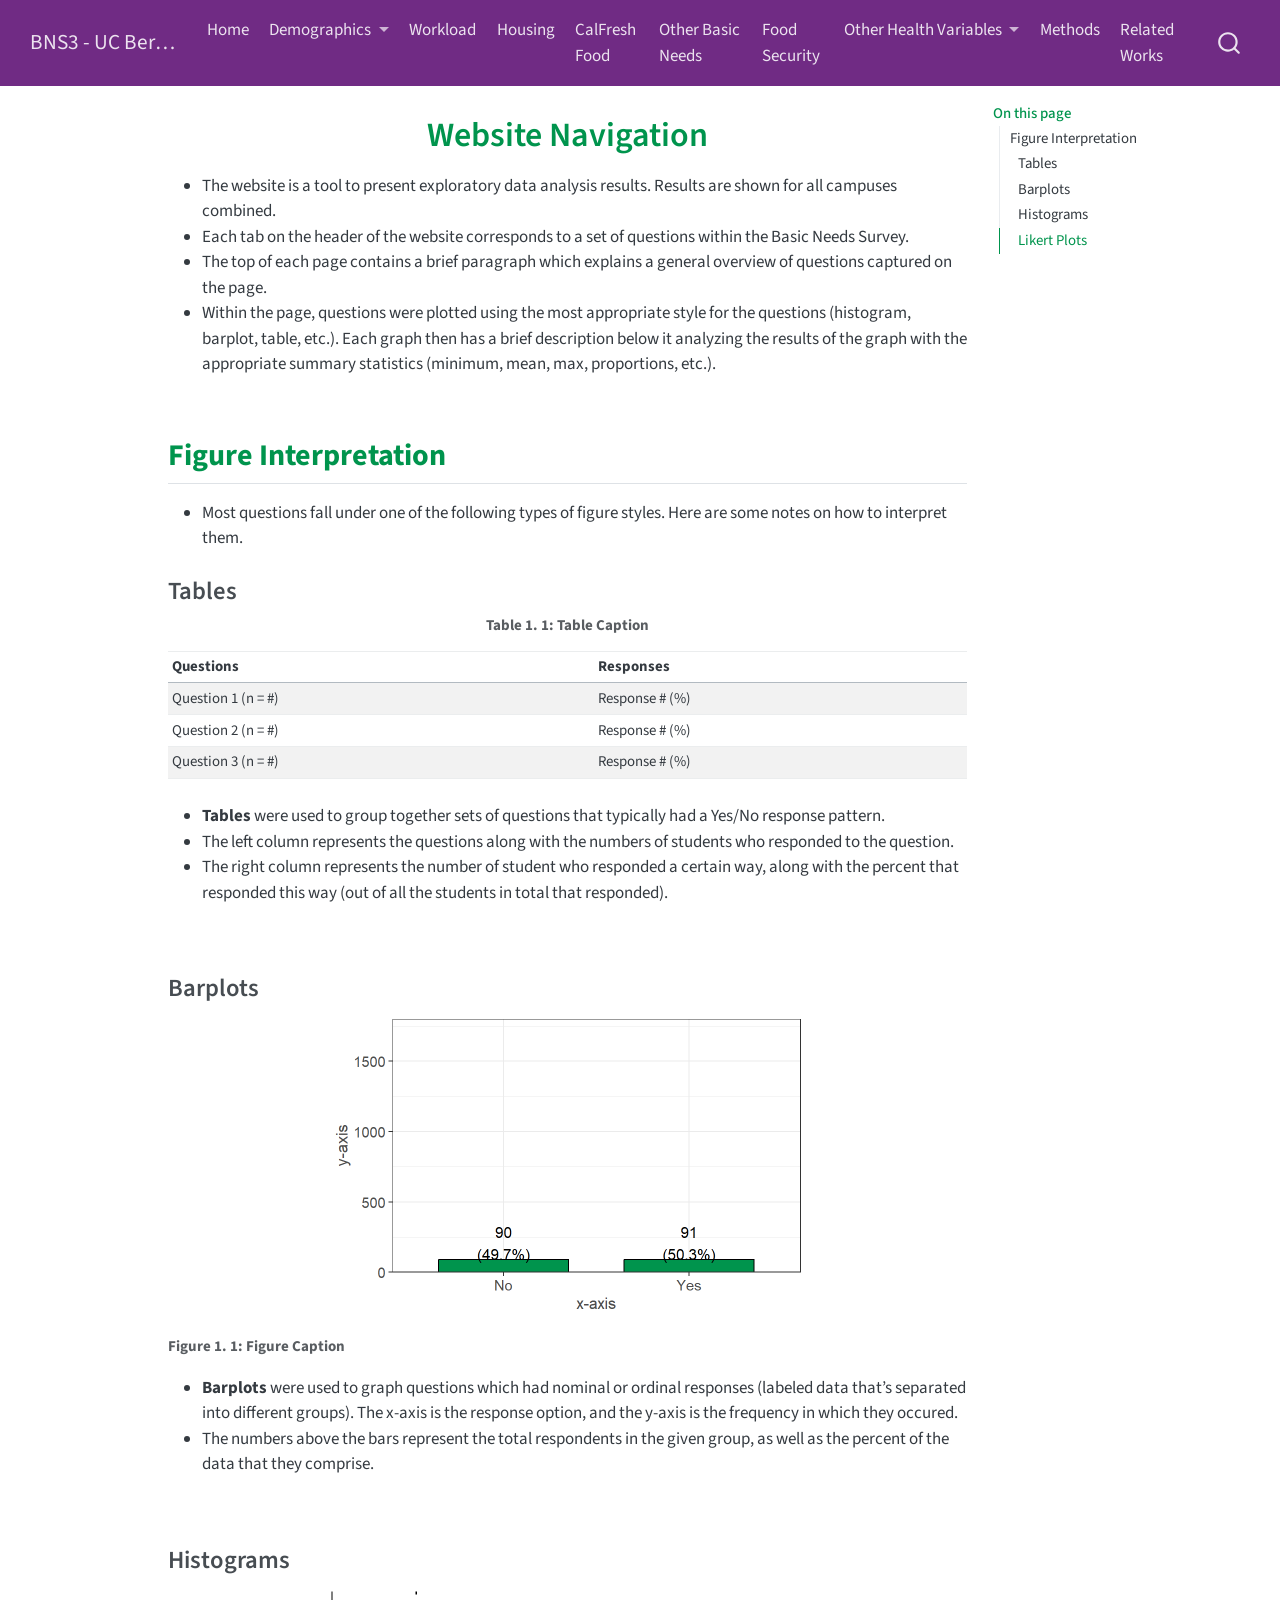
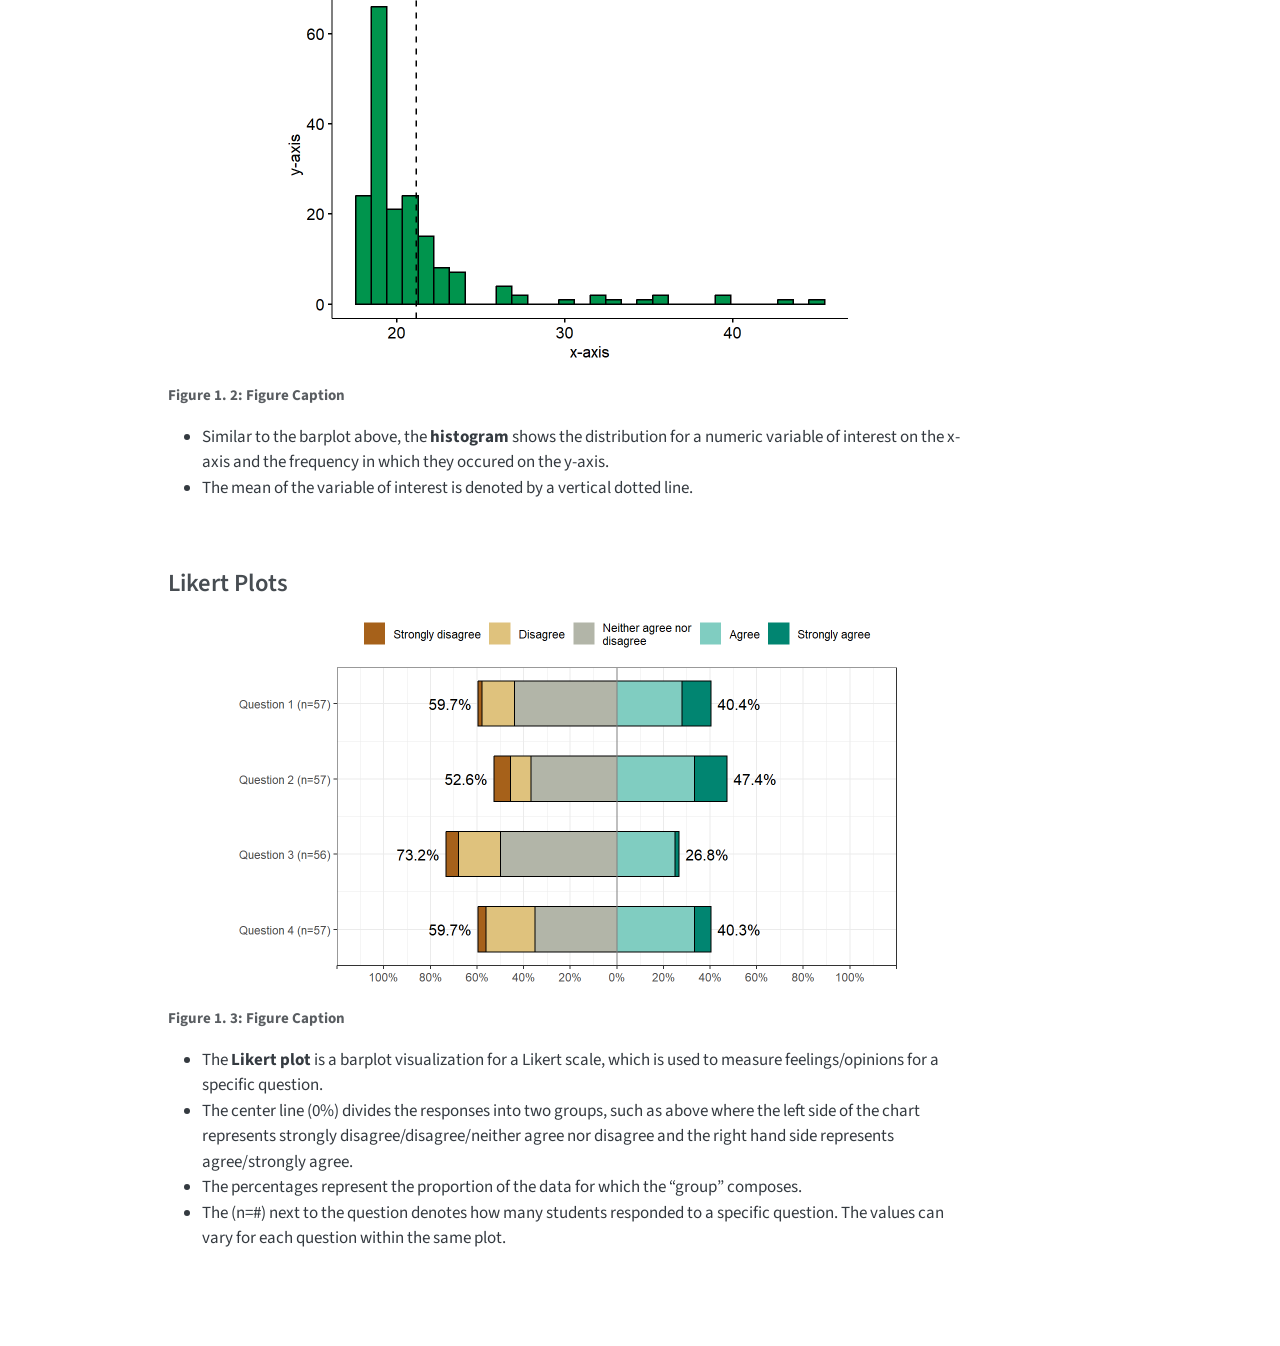
<file: docs/Guide.html>
<!DOCTYPE html>
<html xmlns="http://www.w3.org/1999/xhtml" lang="en" xml:lang="en"><head>

<meta charset="utf-8">
<meta name="generator" content="quarto-1.5.57">

<meta name="viewport" content="width=device-width, initial-scale=1.0, user-scalable=yes">


<title>Website Navigation – BNS3 - UC Berkeley</title>
<style>
code{white-space: pre-wrap;}
span.smallcaps{font-variant: small-caps;}
div.columns{display: flex; gap: min(4vw, 1.5em);}
div.column{flex: auto; overflow-x: auto;}
div.hanging-indent{margin-left: 1.5em; text-indent: -1.5em;}
ul.task-list{list-style: none;}
ul.task-list li input[type="checkbox"] {
  width: 0.8em;
  margin: 0 0.8em 0.2em -1em; /* quarto-specific, see https://github.com/quarto-dev/quarto-cli/issues/4556 */ 
  vertical-align: middle;
}
</style>


<script src="site_libs/quarto-nav/quarto-nav.js"></script>
<script src="site_libs/quarto-nav/headroom.min.js"></script>
<script src="site_libs/clipboard/clipboard.min.js"></script>
<script src="site_libs/quarto-search/autocomplete.umd.js"></script>
<script src="site_libs/quarto-search/fuse.min.js"></script>
<script src="site_libs/quarto-search/quarto-search.js"></script>
<meta name="quarto:offset" content="./">
<script src="site_libs/quarto-html/quarto.js"></script>
<script src="site_libs/quarto-html/popper.min.js"></script>
<script src="site_libs/quarto-html/tippy.umd.min.js"></script>
<script src="site_libs/quarto-html/anchor.min.js"></script>
<link href="site_libs/quarto-html/tippy.css" rel="stylesheet">
<link href="site_libs/quarto-html/quarto-syntax-highlighting.css" rel="stylesheet" id="quarto-text-highlighting-styles">
<script src="site_libs/bootstrap/bootstrap.min.js"></script>
<link href="site_libs/bootstrap/bootstrap-icons.css" rel="stylesheet">
<link href="site_libs/bootstrap/bootstrap.min.css" rel="stylesheet" id="quarto-bootstrap" data-mode="light">
<script id="quarto-search-options" type="application/json">{
  "location": "navbar",
  "copy-button": false,
  "collapse-after": 3,
  "panel-placement": "end",
  "type": "overlay",
  "limit": 50,
  "keyboard-shortcut": [
    "f",
    "/",
    "s"
  ],
  "show-item-context": false,
  "language": {
    "search-no-results-text": "No results",
    "search-matching-documents-text": "matching documents",
    "search-copy-link-title": "Copy link to search",
    "search-hide-matches-text": "Hide additional matches",
    "search-more-match-text": "more match in this document",
    "search-more-matches-text": "more matches in this document",
    "search-clear-button-title": "Clear",
    "search-text-placeholder": "",
    "search-detached-cancel-button-title": "Cancel",
    "search-submit-button-title": "Submit",
    "search-label": "Search"
  }
}</script>
<script src="site_libs/kePrint-0.0.1/kePrint.js"></script>

<link href="site_libs/lightable-0.0.1/lightable.css" rel="stylesheet">



</head>

<body class="nav-fixed">

<div id="quarto-search-results"></div>
  <header id="quarto-header" class="headroom fixed-top">
    <nav class="navbar navbar-expand-lg " data-bs-theme="dark">
      <div class="navbar-container container-fluid">
      <div class="navbar-brand-container mx-auto">
    <a class="navbar-brand" href="./index.html">
    <span class="navbar-title">BNS3 - UC Berkeley</span>
    </a>
  </div>
            <div id="quarto-search" class="" title="Search"></div>
          <button class="navbar-toggler" type="button" data-bs-toggle="collapse" data-bs-target="#navbarCollapse" aria-controls="navbarCollapse" role="menu" aria-expanded="false" aria-label="Toggle navigation" onclick="if (window.quartoToggleHeadroom) { window.quartoToggleHeadroom(); }">
  <span class="navbar-toggler-icon"></span>
</button>
          <div class="collapse navbar-collapse" id="navbarCollapse">
            <ul class="navbar-nav navbar-nav-scroll me-auto">
  <li class="nav-item">
    <a class="nav-link" href="./index.html"> 
<span class="menu-text">Home</span></a>
  </li>  
  <li class="nav-item dropdown ">
    <a class="nav-link dropdown-toggle" href="#" id="nav-menu-demographics" role="link" data-bs-toggle="dropdown" aria-expanded="false">
 <span class="menu-text">Demographics</span>
    </a>
    <ul class="dropdown-menu" aria-labelledby="nav-menu-demographics">    
        <li>
    <a class="dropdown-item" href="./Demographics.html">
 <span class="dropdown-text">Personal Demographics</span></a>
  </li>  
        <li>
    <a class="dropdown-item" href="./Academic_Profile.html">
 <span class="dropdown-text">Academic Profile</span></a>
  </li>  
    </ul>
  </li>
  <li class="nav-item">
    <a class="nav-link" href="./Workload.html"> 
<span class="menu-text">Workload</span></a>
  </li>  
  <li class="nav-item">
    <a class="nav-link" href="./Housing.html"> 
<span class="menu-text">Housing</span></a>
  </li>  
  <li class="nav-item">
    <a class="nav-link" href="./CalFresh.html"> 
<span class="menu-text">CalFresh Food</span></a>
  </li>  
  <li class="nav-item">
    <a class="nav-link" href="./Other_Basic_Needs.html"> 
<span class="menu-text">Other Basic Needs</span></a>
  </li>  
  <li class="nav-item">
    <a class="nav-link" href="./Food_Security.html"> 
<span class="menu-text">Food Security</span></a>
  </li>  
  <li class="nav-item dropdown ">
    <a class="nav-link dropdown-toggle" href="#" id="nav-menu-other-health-variables" role="link" data-bs-toggle="dropdown" aria-expanded="false">
 <span class="menu-text">Other Health Variables</span>
    </a>
    <ul class="dropdown-menu" aria-labelledby="nav-menu-other-health-variables">    
        <li>
    <a class="dropdown-item" href="./Eating_Habits.html">
 <span class="dropdown-text">Eating Habits</span></a>
  </li>  
        <li>
    <a class="dropdown-item" href="./Physical_Activity.html">
 <span class="dropdown-text">Physical Activity</span></a>
  </li>  
        <li>
    <a class="dropdown-item" href="./Mental_Health.html">
 <span class="dropdown-text">Mental Health</span></a>
  </li>  
    </ul>
  </li>
</ul>
            <ul class="navbar-nav navbar-nav-scroll ms-auto">
  <li class="nav-item">
    <a class="nav-link" href="https://chicocalfresh.github.io/BNS3_Statewide_Summary/Methods.html"> 
<span class="menu-text">Methods</span></a>
  </li>  
  <li class="nav-item">
    <a class="nav-link" href="https://chcchicostate.org/research-evaluation/"> 
<span class="menu-text">Related Works</span></a>
  </li>  
</ul>
          </div> <!-- /navcollapse -->
            <div class="quarto-navbar-tools">
</div>
      </div> <!-- /container-fluid -->
    </nav>
</header>
<!-- content -->
<div id="quarto-content" class="quarto-container page-columns page-rows-contents page-layout-article page-navbar">
<!-- sidebar -->
<!-- margin-sidebar -->
    <div id="quarto-margin-sidebar" class="sidebar margin-sidebar">
        <nav id="TOC" role="doc-toc" class="toc-active">
    <h2 id="toc-title">On this page</h2>
   
  <ul>
  <li><a href="#figure-interpretation" id="toc-figure-interpretation" class="nav-link active" data-scroll-target="#figure-interpretation">Figure Interpretation</a>
  <ul class="collapse">
  <li><a href="#tables" id="toc-tables" class="nav-link" data-scroll-target="#tables">Tables</a></li>
  <li><a href="#barplots" id="toc-barplots" class="nav-link" data-scroll-target="#barplots">Barplots</a></li>
  <li><a href="#histograms" id="toc-histograms" class="nav-link" data-scroll-target="#histograms">Histograms</a></li>
  <li><a href="#likert-plots" id="toc-likert-plots" class="nav-link" data-scroll-target="#likert-plots">Likert Plots</a></li>
  </ul></li>
  </ul>
</nav>
    </div>
<!-- main -->
<main class="content" id="quarto-document-content">

<header id="title-block-header" class="quarto-title-block default">
<div class="quarto-title">
<h1 class="title">Website Navigation</h1>
</div>



<div class="quarto-title-meta">

    
  
    
  </div>
  


</header>


<ul>
<li>The website is a tool to present exploratory data analysis results. Results are shown for all campuses combined.</li>
<li>Each tab on the header of the website corresponds to a set of questions within the Basic Needs Survey.</li>
<li>The top of each page contains a brief paragraph which explains a general overview of questions captured on the page.</li>
<li>Within the page, questions were plotted using the most appropriate style for the questions (histogram, barplot, table, etc.). Each graph then has a brief description below it analyzing the results of the graph with the appropriate summary statistics (minimum, mean, max, proportions, etc.).</li>
</ul>
<p><br></p>
<section id="figure-interpretation" class="level2">
<h2 class="anchored" data-anchor-id="figure-interpretation">Figure Interpretation</h2>
<ul>
<li>Most questions fall under one of the following types of figure styles. Here are some notes on how to interpret them.</li>
</ul>
<section id="tables" class="level3">
<h3 class="anchored" data-anchor-id="tables">Tables</h3>
<div class="cell" data-layout-align="center">
<div id="tbl-exp" class="cell quarto-float quarto-figure quarto-figure-center anchored" data-layout-align="center">
<figure class="quarto-float quarto-float-tbl figure">
<figcaption class="quarto-float-caption-top quarto-float-caption quarto-float-tbl" id="tbl-exp-caption-0ceaefa1-69ba-4598-a22c-09a6ac19f8ca">
Table 1.&nbsp;1: Table Caption
</figcaption>
<div aria-describedby="tbl-exp-caption-0ceaefa1-69ba-4598-a22c-09a6ac19f8ca">
<div class="cell-output-display">
<table class="table table-striped do-not-create-environment cell caption-top table-sm small" data-quarto-postprocess="true">
<thead>
<tr class="header">
<th style="text-align: left;" data-quarto-table-cell-role="th">Questions</th>
<th style="text-align: left;" data-quarto-table-cell-role="th">Responses</th>
</tr>
</thead>
<tbody>
<tr class="odd">
<td style="text-align: left;">Question 1 (n = #)</td>
<td style="text-align: left;">Response # (%)</td>
</tr>
<tr class="even">
<td style="text-align: left;">Question 2 (n = #)</td>
<td style="text-align: left;">Response # (%)</td>
</tr>
<tr class="odd">
<td style="text-align: left;">Question 3 (n = #)</td>
<td style="text-align: left;">Response # (%)</td>
</tr>
</tbody>
</table>


</div>
</div>
</figure>
</div>
</div>
<ul>
<li><strong>Tables</strong> were used to group together sets of questions that typically had a Yes/No response pattern.</li>
<li>The left column represents the questions along with the numbers of students who responded to the question.</li>
<li>The right column represents the number of student who responded a certain way, along with the percent that responded this way (out of all the students in total that responded).</li>
</ul>
<p><br></p>
</section>
<section id="barplots" class="level3">
<h3 class="anchored" data-anchor-id="barplots">Barplots</h3>
<div class="cell" data-layout-align="center">
<div class="cell-output-display">
<div id="fig-exp1" class="quarto-float quarto-figure quarto-figure-center anchored" data-fig-align="center">
<figure class="quarto-float quarto-float-fig figure">
<div aria-describedby="fig-exp1-caption-0ceaefa1-69ba-4598-a22c-09a6ac19f8ca">
<img src="Guide_files/figure-html/fig-exp1-1.png" class="img-fluid quarto-figure quarto-figure-center figure-img" width="480">
</div>
<figcaption class="quarto-float-caption-bottom quarto-float-caption quarto-float-fig" id="fig-exp1-caption-0ceaefa1-69ba-4598-a22c-09a6ac19f8ca">
Figure 1.&nbsp;1: Figure Caption
</figcaption>
</figure>
</div>
</div>
</div>
<ul>
<li><strong>Barplots</strong> were used to graph questions which had nominal or ordinal responses (labeled data that’s separated into different groups). The x-axis is the response option, and the y-axis is the frequency in which they occured.</li>
<li>The numbers above the bars represent the total respondents in the given group, as well as the percent of the data that they comprise.</li>
</ul>
<p><br></p>
</section>
<section id="histograms" class="level3">
<h3 class="anchored" data-anchor-id="histograms">Histograms</h3>
<div class="cell" data-layout-align="center">
<div class="cell-output-display">
<div id="fig-exp2" class="quarto-float quarto-figure quarto-figure-center anchored" data-fig-align="center">
<figure class="quarto-float quarto-float-fig figure">
<div aria-describedby="fig-exp2-caption-0ceaefa1-69ba-4598-a22c-09a6ac19f8ca">
<img src="Guide_files/figure-html/fig-exp2-1.png" class="img-fluid quarto-figure quarto-figure-center figure-img" width="576">
</div>
<figcaption class="quarto-float-caption-bottom quarto-float-caption quarto-float-fig" id="fig-exp2-caption-0ceaefa1-69ba-4598-a22c-09a6ac19f8ca">
Figure 1.&nbsp;2: Figure Caption
</figcaption>
</figure>
</div>
</div>
</div>
<ul>
<li>Similar to the barplot above, the <strong>histogram</strong> shows the distribution for a numeric variable of interest on the x-axis and the frequency in which they occured on the y-axis.</li>
<li>The mean of the variable of interest is denoted by a vertical dotted line.</li>
</ul>
<p><br></p>
</section>
<section id="likert-plots" class="level3">
<h3 class="anchored" data-anchor-id="likert-plots">Likert Plots</h3>
<div class="cell" data-layout-align="center">
<div class="cell-output-display">
<div id="fig-exp3" class="quarto-float quarto-figure quarto-figure-center anchored" data-fig-align="center">
<figure class="quarto-float quarto-float-fig figure">
<div aria-describedby="fig-exp3-caption-0ceaefa1-69ba-4598-a22c-09a6ac19f8ca">
<img src="Guide_files/figure-html/fig-exp3-1.png" class="img-fluid quarto-figure quarto-figure-center figure-img" width="672">
</div>
<figcaption class="quarto-float-caption-bottom quarto-float-caption quarto-float-fig" id="fig-exp3-caption-0ceaefa1-69ba-4598-a22c-09a6ac19f8ca">
Figure 1.&nbsp;3: Figure Caption
</figcaption>
</figure>
</div>
</div>
</div>
<ul>
<li>The <strong>Likert plot</strong> is a barplot visualization for a Likert scale, which is used to measure feelings/opinions for a specific question.<br>
</li>
<li>The center line (0%) divides the responses into two groups, such as above where the left side of the chart represents strongly disagree/disagree/neither agree nor disagree and the right hand side represents agree/strongly agree.<br>
</li>
<li>The percentages represent the proportion of the data for which the “group” composes.<br>
</li>
<li>The (n=#) next to the question denotes how many students responded to a specific question. The values can vary for each question within the same plot.</li>
</ul>


</section>
</section>

</main> <!-- /main -->
<script id="quarto-html-after-body" type="application/javascript">
window.document.addEventListener("DOMContentLoaded", function (event) {
  const toggleBodyColorMode = (bsSheetEl) => {
    const mode = bsSheetEl.getAttribute("data-mode");
    const bodyEl = window.document.querySelector("body");
    if (mode === "dark") {
      bodyEl.classList.add("quarto-dark");
      bodyEl.classList.remove("quarto-light");
    } else {
      bodyEl.classList.add("quarto-light");
      bodyEl.classList.remove("quarto-dark");
    }
  }
  const toggleBodyColorPrimary = () => {
    const bsSheetEl = window.document.querySelector("link#quarto-bootstrap");
    if (bsSheetEl) {
      toggleBodyColorMode(bsSheetEl);
    }
  }
  toggleBodyColorPrimary();  
  const icon = "";
  const anchorJS = new window.AnchorJS();
  anchorJS.options = {
    placement: 'right',
    icon: icon
  };
  anchorJS.add('.anchored');
  const isCodeAnnotation = (el) => {
    for (const clz of el.classList) {
      if (clz.startsWith('code-annotation-')) {                     
        return true;
      }
    }
    return false;
  }
  const onCopySuccess = function(e) {
    // button target
    const button = e.trigger;
    // don't keep focus
    button.blur();
    // flash "checked"
    button.classList.add('code-copy-button-checked');
    var currentTitle = button.getAttribute("title");
    button.setAttribute("title", "Copied!");
    let tooltip;
    if (window.bootstrap) {
      button.setAttribute("data-bs-toggle", "tooltip");
      button.setAttribute("data-bs-placement", "left");
      button.setAttribute("data-bs-title", "Copied!");
      tooltip = new bootstrap.Tooltip(button, 
        { trigger: "manual", 
          customClass: "code-copy-button-tooltip",
          offset: [0, -8]});
      tooltip.show();    
    }
    setTimeout(function() {
      if (tooltip) {
        tooltip.hide();
        button.removeAttribute("data-bs-title");
        button.removeAttribute("data-bs-toggle");
        button.removeAttribute("data-bs-placement");
      }
      button.setAttribute("title", currentTitle);
      button.classList.remove('code-copy-button-checked');
    }, 1000);
    // clear code selection
    e.clearSelection();
  }
  const getTextToCopy = function(trigger) {
      const codeEl = trigger.previousElementSibling.cloneNode(true);
      for (const childEl of codeEl.children) {
        if (isCodeAnnotation(childEl)) {
          childEl.remove();
        }
      }
      return codeEl.innerText;
  }
  const clipboard = new window.ClipboardJS('.code-copy-button:not([data-in-quarto-modal])', {
    text: getTextToCopy
  });
  clipboard.on('success', onCopySuccess);
  if (window.document.getElementById('quarto-embedded-source-code-modal')) {
    // For code content inside modals, clipBoardJS needs to be initialized with a container option
    // TODO: Check when it could be a function (https://github.com/zenorocha/clipboard.js/issues/860)
    const clipboardModal = new window.ClipboardJS('.code-copy-button[data-in-quarto-modal]', {
      text: getTextToCopy,
      container: window.document.getElementById('quarto-embedded-source-code-modal')
    });
    clipboardModal.on('success', onCopySuccess);
  }
    var localhostRegex = new RegExp(/^(?:http|https):\/\/localhost\:?[0-9]*\//);
    var mailtoRegex = new RegExp(/^mailto:/);
      var filterRegex = new RegExp('/' + window.location.host + '/');
    var isInternal = (href) => {
        return filterRegex.test(href) || localhostRegex.test(href) || mailtoRegex.test(href);
    }
    // Inspect non-navigation links and adorn them if external
 	var links = window.document.querySelectorAll('a[href]:not(.nav-link):not(.navbar-brand):not(.toc-action):not(.sidebar-link):not(.sidebar-item-toggle):not(.pagination-link):not(.no-external):not([aria-hidden]):not(.dropdown-item):not(.quarto-navigation-tool):not(.about-link)');
    for (var i=0; i<links.length; i++) {
      const link = links[i];
      if (!isInternal(link.href)) {
        // undo the damage that might have been done by quarto-nav.js in the case of
        // links that we want to consider external
        if (link.dataset.originalHref !== undefined) {
          link.href = link.dataset.originalHref;
        }
      }
    }
  function tippyHover(el, contentFn, onTriggerFn, onUntriggerFn) {
    const config = {
      allowHTML: true,
      maxWidth: 500,
      delay: 100,
      arrow: false,
      appendTo: function(el) {
          return el.parentElement;
      },
      interactive: true,
      interactiveBorder: 10,
      theme: 'quarto',
      placement: 'bottom-start',
    };
    if (contentFn) {
      config.content = contentFn;
    }
    if (onTriggerFn) {
      config.onTrigger = onTriggerFn;
    }
    if (onUntriggerFn) {
      config.onUntrigger = onUntriggerFn;
    }
    window.tippy(el, config); 
  }
  const noterefs = window.document.querySelectorAll('a[role="doc-noteref"]');
  for (var i=0; i<noterefs.length; i++) {
    const ref = noterefs[i];
    tippyHover(ref, function() {
      // use id or data attribute instead here
      let href = ref.getAttribute('data-footnote-href') || ref.getAttribute('href');
      try { href = new URL(href).hash; } catch {}
      const id = href.replace(/^#\/?/, "");
      const note = window.document.getElementById(id);
      if (note) {
        return note.innerHTML;
      } else {
        return "";
      }
    });
  }
  const xrefs = window.document.querySelectorAll('a.quarto-xref');
  const processXRef = (id, note) => {
    // Strip column container classes
    const stripColumnClz = (el) => {
      el.classList.remove("page-full", "page-columns");
      if (el.children) {
        for (const child of el.children) {
          stripColumnClz(child);
        }
      }
    }
    stripColumnClz(note)
    if (id === null || id.startsWith('sec-')) {
      // Special case sections, only their first couple elements
      const container = document.createElement("div");
      if (note.children && note.children.length > 2) {
        container.appendChild(note.children[0].cloneNode(true));
        for (let i = 1; i < note.children.length; i++) {
          const child = note.children[i];
          if (child.tagName === "P" && child.innerText === "") {
            continue;
          } else {
            container.appendChild(child.cloneNode(true));
            break;
          }
        }
        if (window.Quarto?.typesetMath) {
          window.Quarto.typesetMath(container);
        }
        return container.innerHTML
      } else {
        if (window.Quarto?.typesetMath) {
          window.Quarto.typesetMath(note);
        }
        return note.innerHTML;
      }
    } else {
      // Remove any anchor links if they are present
      const anchorLink = note.querySelector('a.anchorjs-link');
      if (anchorLink) {
        anchorLink.remove();
      }
      if (window.Quarto?.typesetMath) {
        window.Quarto.typesetMath(note);
      }
      // TODO in 1.5, we should make sure this works without a callout special case
      if (note.classList.contains("callout")) {
        return note.outerHTML;
      } else {
        return note.innerHTML;
      }
    }
  }
  for (var i=0; i<xrefs.length; i++) {
    const xref = xrefs[i];
    tippyHover(xref, undefined, function(instance) {
      instance.disable();
      let url = xref.getAttribute('href');
      let hash = undefined; 
      if (url.startsWith('#')) {
        hash = url;
      } else {
        try { hash = new URL(url).hash; } catch {}
      }
      if (hash) {
        const id = hash.replace(/^#\/?/, "");
        const note = window.document.getElementById(id);
        if (note !== null) {
          try {
            const html = processXRef(id, note.cloneNode(true));
            instance.setContent(html);
          } finally {
            instance.enable();
            instance.show();
          }
        } else {
          // See if we can fetch this
          fetch(url.split('#')[0])
          .then(res => res.text())
          .then(html => {
            const parser = new DOMParser();
            const htmlDoc = parser.parseFromString(html, "text/html");
            const note = htmlDoc.getElementById(id);
            if (note !== null) {
              const html = processXRef(id, note);
              instance.setContent(html);
            } 
          }).finally(() => {
            instance.enable();
            instance.show();
          });
        }
      } else {
        // See if we can fetch a full url (with no hash to target)
        // This is a special case and we should probably do some content thinning / targeting
        fetch(url)
        .then(res => res.text())
        .then(html => {
          const parser = new DOMParser();
          const htmlDoc = parser.parseFromString(html, "text/html");
          const note = htmlDoc.querySelector('main.content');
          if (note !== null) {
            // This should only happen for chapter cross references
            // (since there is no id in the URL)
            // remove the first header
            if (note.children.length > 0 && note.children[0].tagName === "HEADER") {
              note.children[0].remove();
            }
            const html = processXRef(null, note);
            instance.setContent(html);
          } 
        }).finally(() => {
          instance.enable();
          instance.show();
        });
      }
    }, function(instance) {
    });
  }
      let selectedAnnoteEl;
      const selectorForAnnotation = ( cell, annotation) => {
        let cellAttr = 'data-code-cell="' + cell + '"';
        let lineAttr = 'data-code-annotation="' +  annotation + '"';
        const selector = 'span[' + cellAttr + '][' + lineAttr + ']';
        return selector;
      }
      const selectCodeLines = (annoteEl) => {
        const doc = window.document;
        const targetCell = annoteEl.getAttribute("data-target-cell");
        const targetAnnotation = annoteEl.getAttribute("data-target-annotation");
        const annoteSpan = window.document.querySelector(selectorForAnnotation(targetCell, targetAnnotation));
        const lines = annoteSpan.getAttribute("data-code-lines").split(",");
        const lineIds = lines.map((line) => {
          return targetCell + "-" + line;
        })
        let top = null;
        let height = null;
        let parent = null;
        if (lineIds.length > 0) {
            //compute the position of the single el (top and bottom and make a div)
            const el = window.document.getElementById(lineIds[0]);
            top = el.offsetTop;
            height = el.offsetHeight;
            parent = el.parentElement.parentElement;
          if (lineIds.length > 1) {
            const lastEl = window.document.getElementById(lineIds[lineIds.length - 1]);
            const bottom = lastEl.offsetTop + lastEl.offsetHeight;
            height = bottom - top;
          }
          if (top !== null && height !== null && parent !== null) {
            // cook up a div (if necessary) and position it 
            let div = window.document.getElementById("code-annotation-line-highlight");
            if (div === null) {
              div = window.document.createElement("div");
              div.setAttribute("id", "code-annotation-line-highlight");
              div.style.position = 'absolute';
              parent.appendChild(div);
            }
            div.style.top = top - 2 + "px";
            div.style.height = height + 4 + "px";
            div.style.left = 0;
            let gutterDiv = window.document.getElementById("code-annotation-line-highlight-gutter");
            if (gutterDiv === null) {
              gutterDiv = window.document.createElement("div");
              gutterDiv.setAttribute("id", "code-annotation-line-highlight-gutter");
              gutterDiv.style.position = 'absolute';
              const codeCell = window.document.getElementById(targetCell);
              const gutter = codeCell.querySelector('.code-annotation-gutter');
              gutter.appendChild(gutterDiv);
            }
            gutterDiv.style.top = top - 2 + "px";
            gutterDiv.style.height = height + 4 + "px";
          }
          selectedAnnoteEl = annoteEl;
        }
      };
      const unselectCodeLines = () => {
        const elementsIds = ["code-annotation-line-highlight", "code-annotation-line-highlight-gutter"];
        elementsIds.forEach((elId) => {
          const div = window.document.getElementById(elId);
          if (div) {
            div.remove();
          }
        });
        selectedAnnoteEl = undefined;
      };
        // Handle positioning of the toggle
    window.addEventListener(
      "resize",
      throttle(() => {
        elRect = undefined;
        if (selectedAnnoteEl) {
          selectCodeLines(selectedAnnoteEl);
        }
      }, 10)
    );
    function throttle(fn, ms) {
    let throttle = false;
    let timer;
      return (...args) => {
        if(!throttle) { // first call gets through
            fn.apply(this, args);
            throttle = true;
        } else { // all the others get throttled
            if(timer) clearTimeout(timer); // cancel #2
            timer = setTimeout(() => {
              fn.apply(this, args);
              timer = throttle = false;
            }, ms);
        }
      };
    }
      // Attach click handler to the DT
      const annoteDls = window.document.querySelectorAll('dt[data-target-cell]');
      for (const annoteDlNode of annoteDls) {
        annoteDlNode.addEventListener('click', (event) => {
          const clickedEl = event.target;
          if (clickedEl !== selectedAnnoteEl) {
            unselectCodeLines();
            const activeEl = window.document.querySelector('dt[data-target-cell].code-annotation-active');
            if (activeEl) {
              activeEl.classList.remove('code-annotation-active');
            }
            selectCodeLines(clickedEl);
            clickedEl.classList.add('code-annotation-active');
          } else {
            // Unselect the line
            unselectCodeLines();
            clickedEl.classList.remove('code-annotation-active');
          }
        });
      }
  const findCites = (el) => {
    const parentEl = el.parentElement;
    if (parentEl) {
      const cites = parentEl.dataset.cites;
      if (cites) {
        return {
          el,
          cites: cites.split(' ')
        };
      } else {
        return findCites(el.parentElement)
      }
    } else {
      return undefined;
    }
  };
  var bibliorefs = window.document.querySelectorAll('a[role="doc-biblioref"]');
  for (var i=0; i<bibliorefs.length; i++) {
    const ref = bibliorefs[i];
    const citeInfo = findCites(ref);
    if (citeInfo) {
      tippyHover(citeInfo.el, function() {
        var popup = window.document.createElement('div');
        citeInfo.cites.forEach(function(cite) {
          var citeDiv = window.document.createElement('div');
          citeDiv.classList.add('hanging-indent');
          citeDiv.classList.add('csl-entry');
          var biblioDiv = window.document.getElementById('ref-' + cite);
          if (biblioDiv) {
            citeDiv.innerHTML = biblioDiv.innerHTML;
          }
          popup.appendChild(citeDiv);
        });
        return popup.innerHTML;
      });
    }
  }
});
</script>
</div> <!-- /content -->




</body></html>
</file>
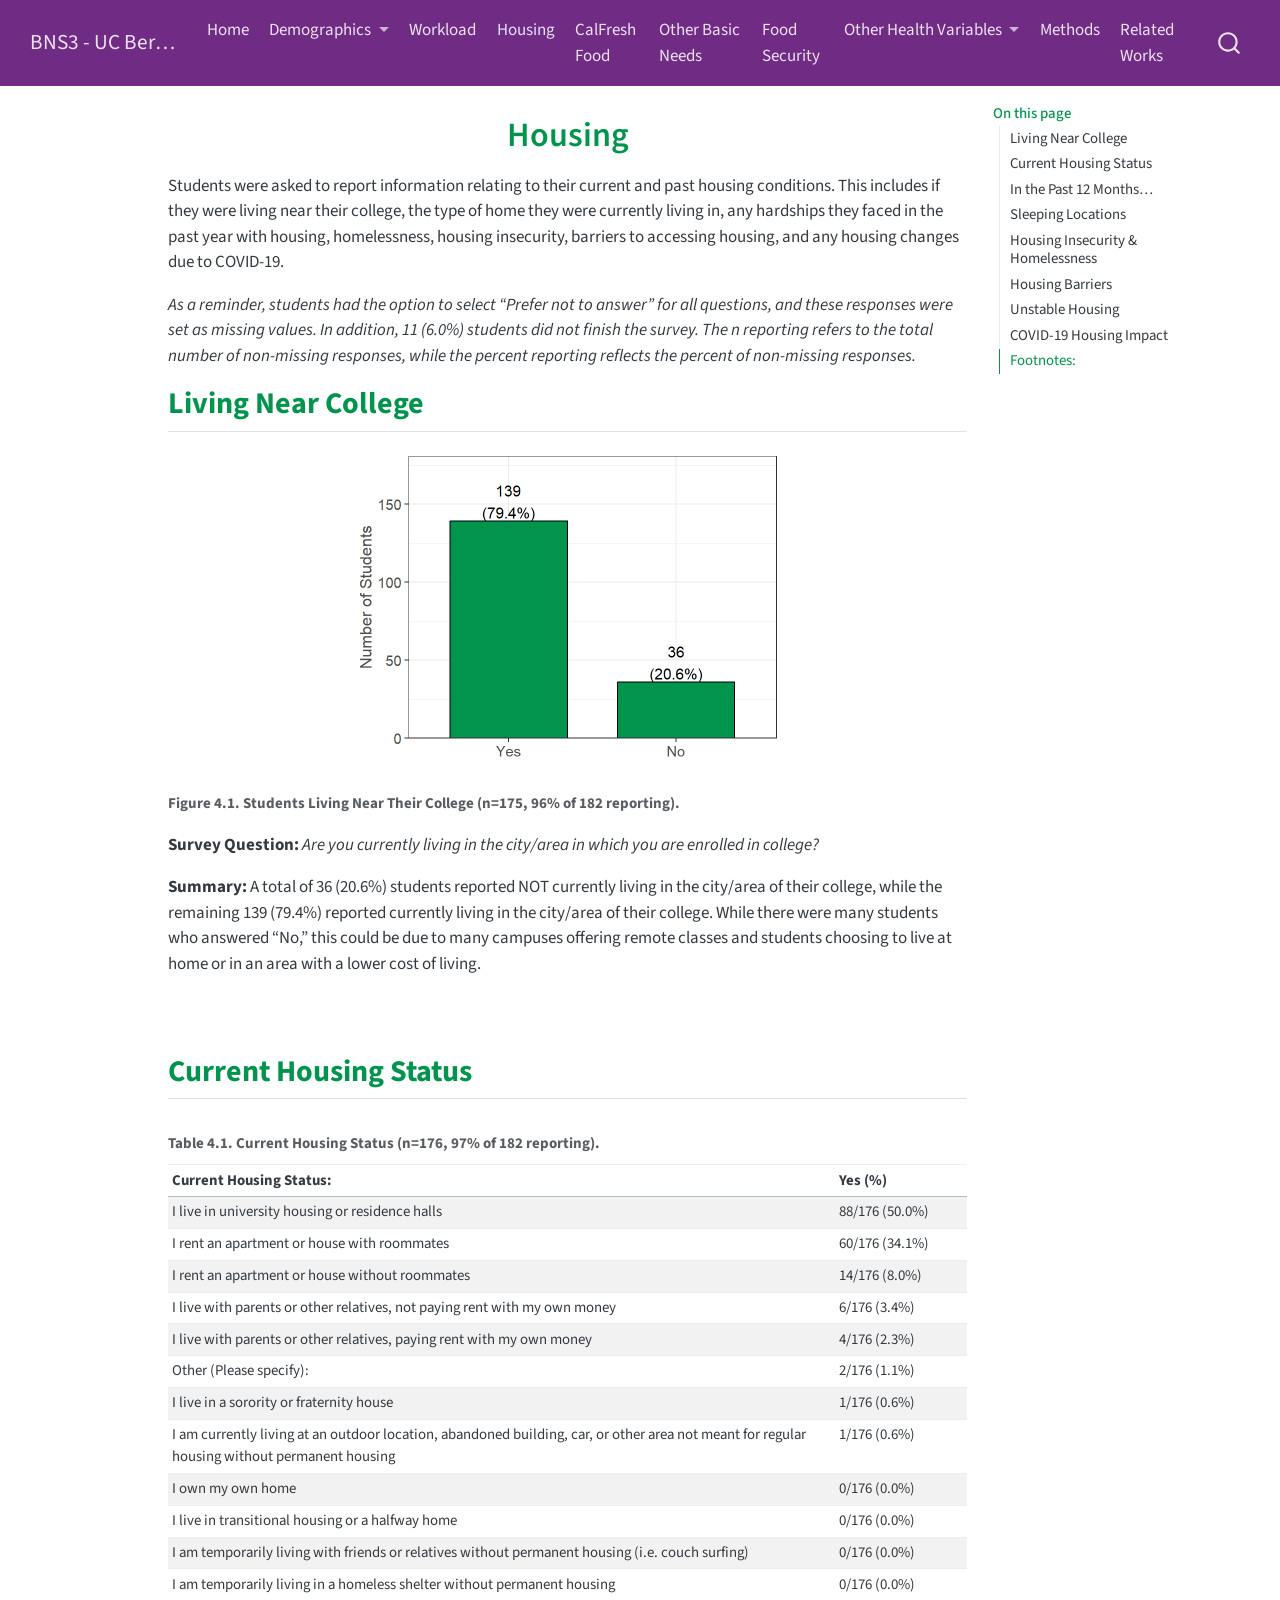
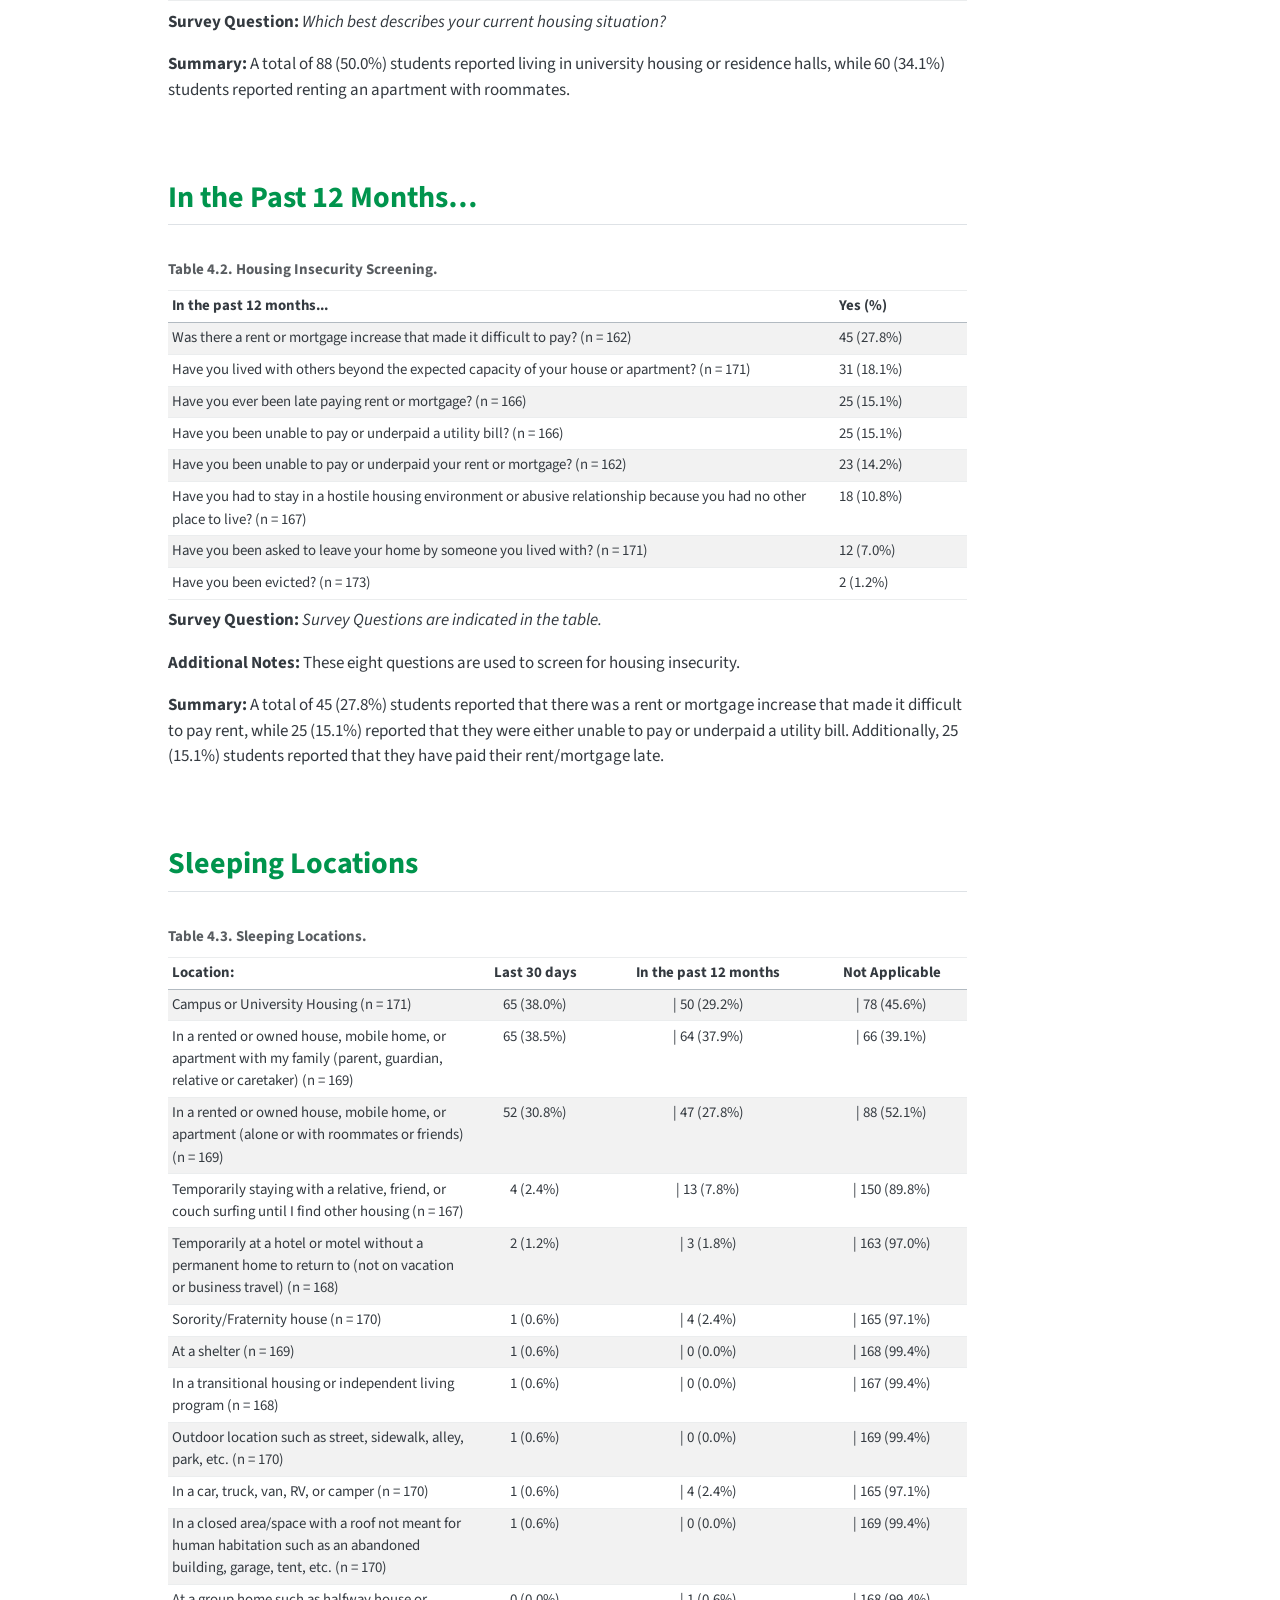
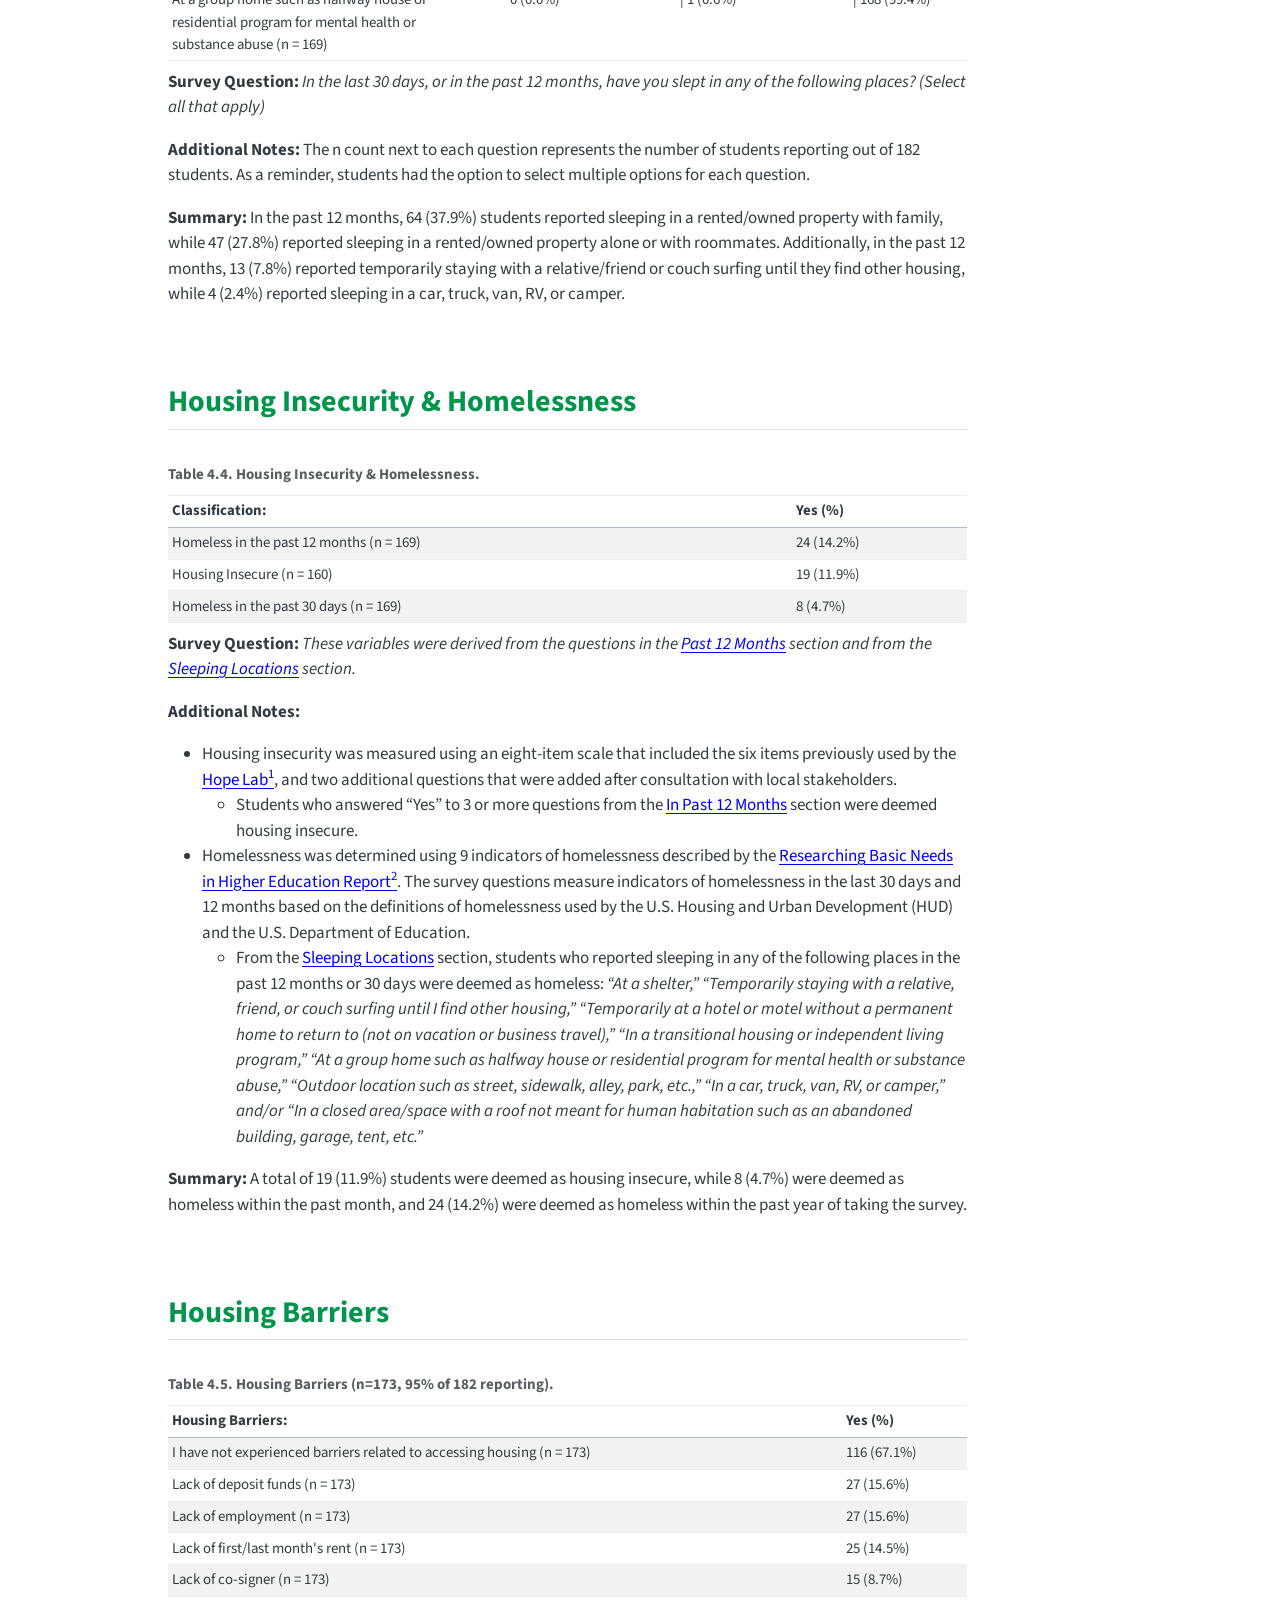
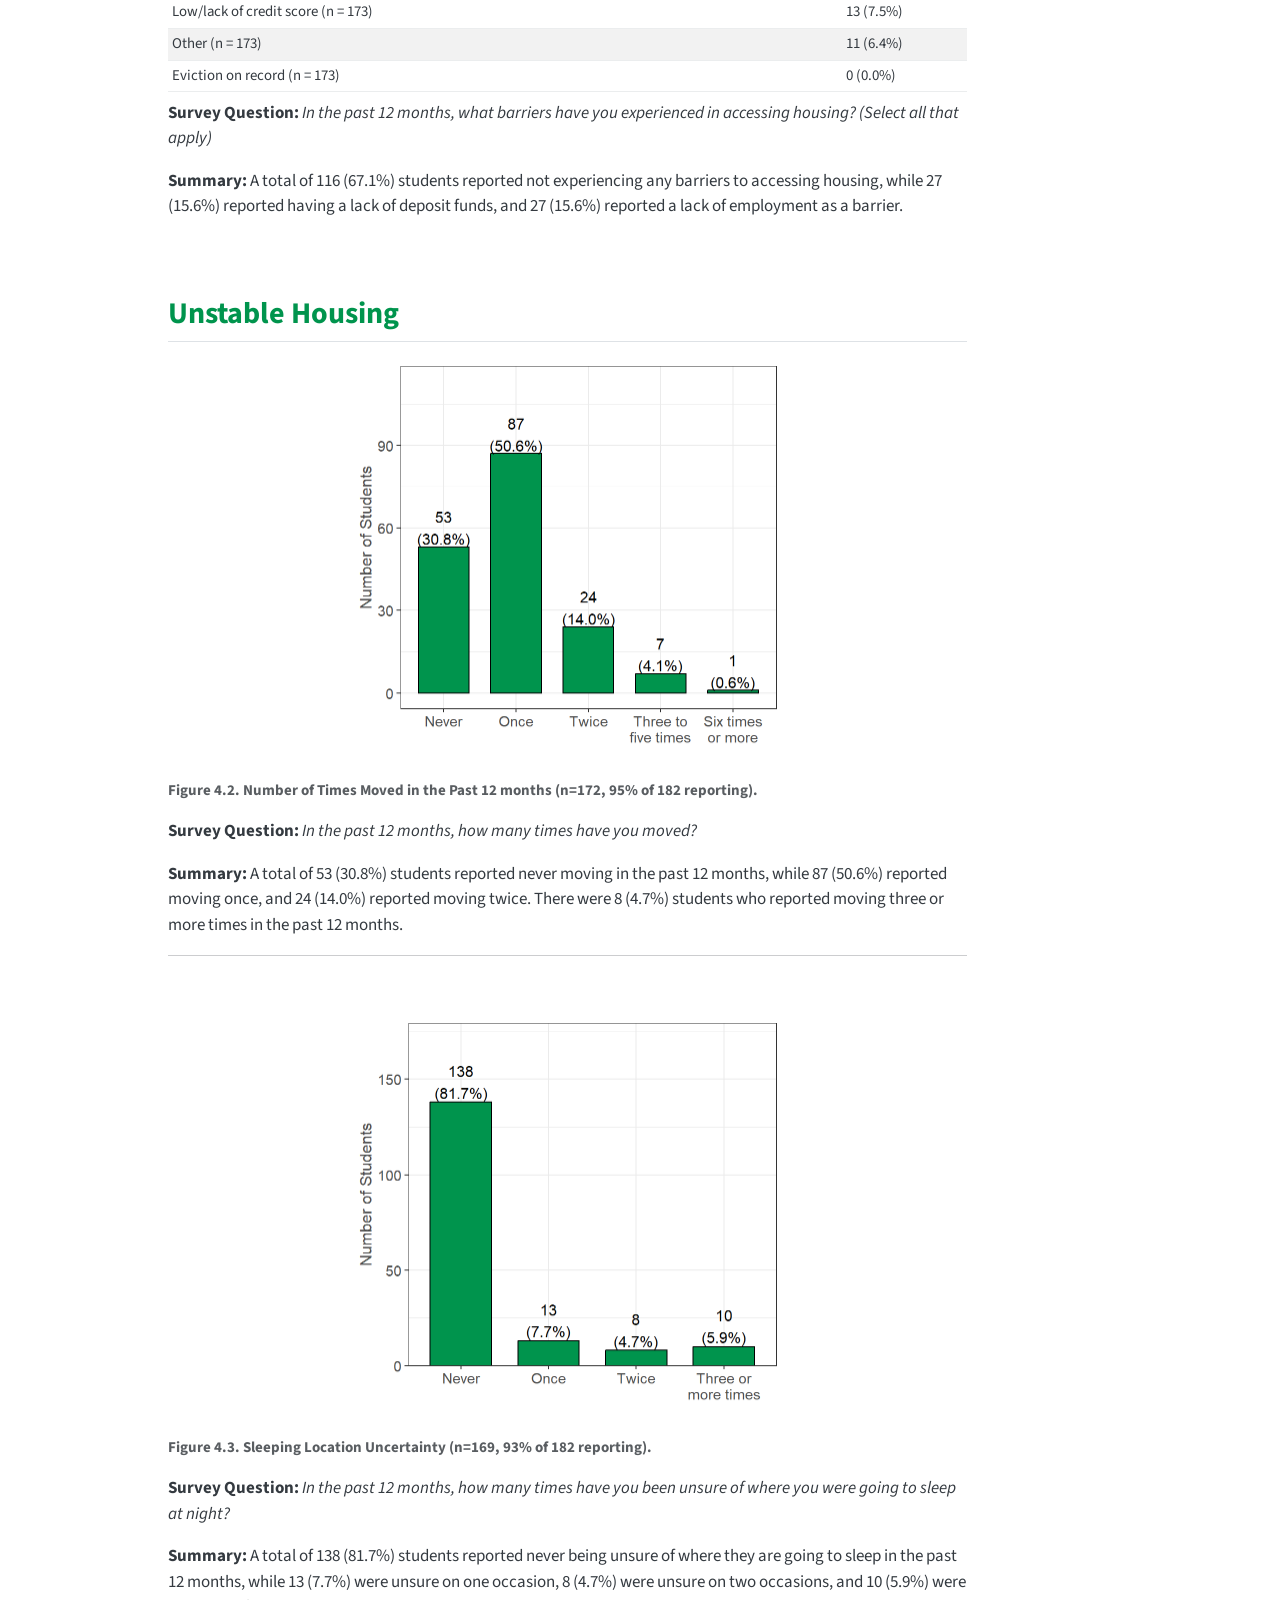
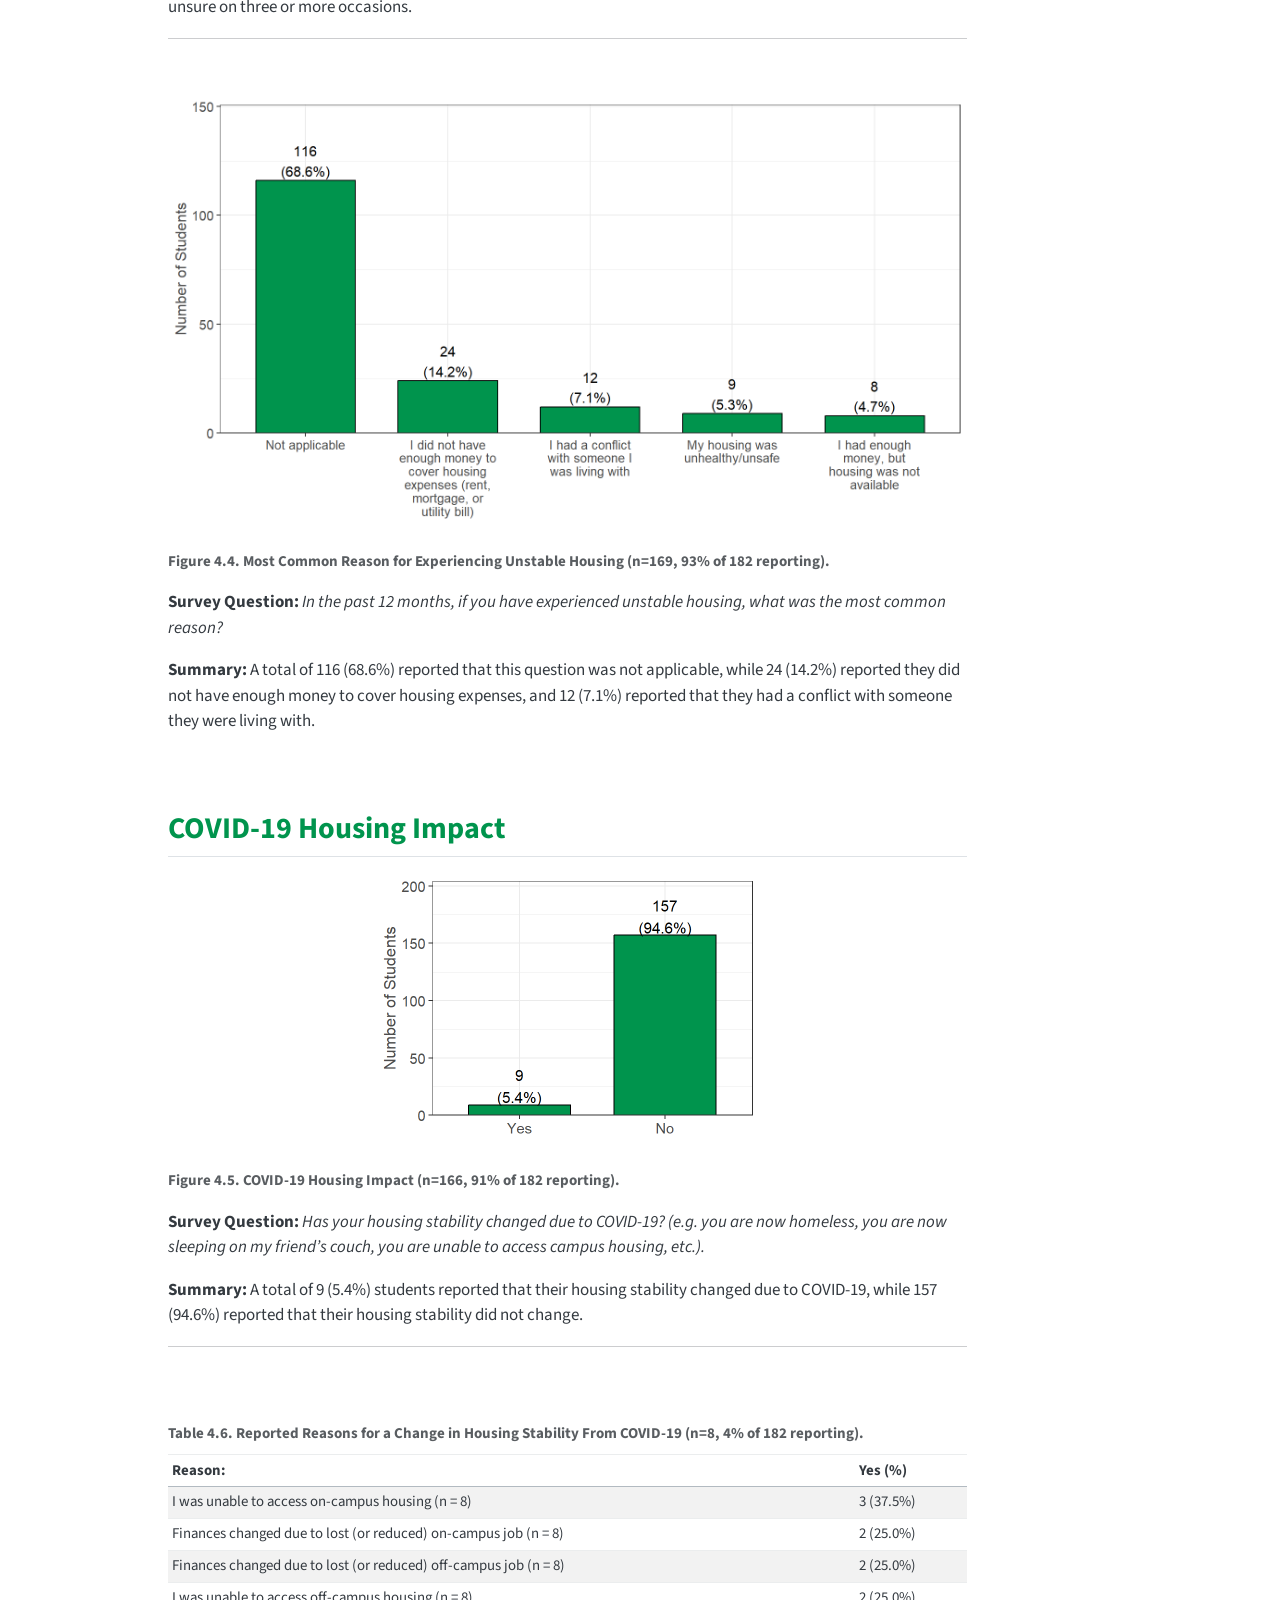
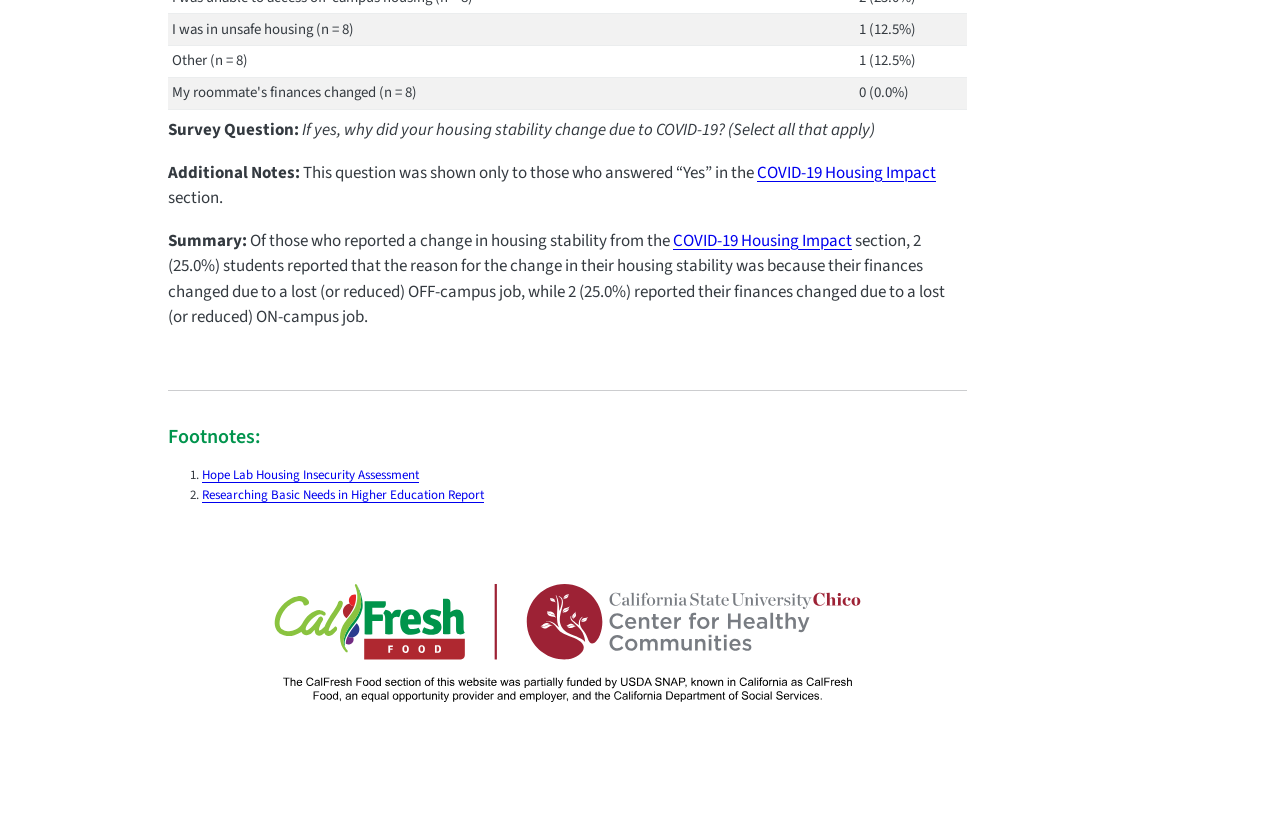
<file: docs/Housing.html>
<!DOCTYPE html>
<html xmlns="http://www.w3.org/1999/xhtml" lang="en" xml:lang="en"><head>

<meta charset="utf-8">
<meta name="generator" content="quarto-1.5.57">

<meta name="viewport" content="width=device-width, initial-scale=1.0, user-scalable=yes">


<title>Housing – BNS3 - UC Berkeley</title>
<style>
code{white-space: pre-wrap;}
span.smallcaps{font-variant: small-caps;}
div.columns{display: flex; gap: min(4vw, 1.5em);}
div.column{flex: auto; overflow-x: auto;}
div.hanging-indent{margin-left: 1.5em; text-indent: -1.5em;}
ul.task-list{list-style: none;}
ul.task-list li input[type="checkbox"] {
  width: 0.8em;
  margin: 0 0.8em 0.2em -1em; /* quarto-specific, see https://github.com/quarto-dev/quarto-cli/issues/4556 */ 
  vertical-align: middle;
}
</style>


<script src="site_libs/quarto-nav/quarto-nav.js"></script>
<script src="site_libs/quarto-nav/headroom.min.js"></script>
<script src="site_libs/clipboard/clipboard.min.js"></script>
<script src="site_libs/quarto-search/autocomplete.umd.js"></script>
<script src="site_libs/quarto-search/fuse.min.js"></script>
<script src="site_libs/quarto-search/quarto-search.js"></script>
<meta name="quarto:offset" content="./">
<script src="site_libs/quarto-html/quarto.js"></script>
<script src="site_libs/quarto-html/popper.min.js"></script>
<script src="site_libs/quarto-html/tippy.umd.min.js"></script>
<link href="site_libs/quarto-html/tippy.css" rel="stylesheet">
<link href="site_libs/quarto-html/quarto-syntax-highlighting.css" rel="stylesheet" id="quarto-text-highlighting-styles">
<script src="site_libs/bootstrap/bootstrap.min.js"></script>
<link href="site_libs/bootstrap/bootstrap-icons.css" rel="stylesheet">
<link href="site_libs/bootstrap/bootstrap.min.css" rel="stylesheet" id="quarto-bootstrap" data-mode="light">
<script id="quarto-search-options" type="application/json">{
  "location": "navbar",
  "copy-button": false,
  "collapse-after": 3,
  "panel-placement": "end",
  "type": "overlay",
  "limit": 50,
  "keyboard-shortcut": [
    "f",
    "/",
    "s"
  ],
  "show-item-context": false,
  "language": {
    "search-no-results-text": "No results",
    "search-matching-documents-text": "matching documents",
    "search-copy-link-title": "Copy link to search",
    "search-hide-matches-text": "Hide additional matches",
    "search-more-match-text": "more match in this document",
    "search-more-matches-text": "more matches in this document",
    "search-clear-button-title": "Clear",
    "search-text-placeholder": "",
    "search-detached-cancel-button-title": "Cancel",
    "search-submit-button-title": "Submit",
    "search-label": "Search"
  }
}</script>
<script src="site_libs/kePrint-0.0.1/kePrint.js"></script>

<link href="site_libs/lightable-0.0.1/lightable.css" rel="stylesheet">



</head>

<body class="nav-fixed">

<div id="quarto-search-results"></div>
  <header id="quarto-header" class="headroom fixed-top">
    <nav class="navbar navbar-expand-lg " data-bs-theme="dark">
      <div class="navbar-container container-fluid">
      <div class="navbar-brand-container mx-auto">
    <a class="navbar-brand" href="./index.html">
    <span class="navbar-title">BNS3 - UC Berkeley</span>
    </a>
  </div>
            <div id="quarto-search" class="" title="Search"></div>
          <button class="navbar-toggler" type="button" data-bs-toggle="collapse" data-bs-target="#navbarCollapse" aria-controls="navbarCollapse" role="menu" aria-expanded="false" aria-label="Toggle navigation" onclick="if (window.quartoToggleHeadroom) { window.quartoToggleHeadroom(); }">
  <span class="navbar-toggler-icon"></span>
</button>
          <div class="collapse navbar-collapse" id="navbarCollapse">
            <ul class="navbar-nav navbar-nav-scroll me-auto">
  <li class="nav-item">
    <a class="nav-link" href="./index.html"> 
<span class="menu-text">Home</span></a>
  </li>  
  <li class="nav-item dropdown ">
    <a class="nav-link dropdown-toggle" href="#" id="nav-menu-demographics" role="link" data-bs-toggle="dropdown" aria-expanded="false">
 <span class="menu-text">Demographics</span>
    </a>
    <ul class="dropdown-menu" aria-labelledby="nav-menu-demographics">    
        <li>
    <a class="dropdown-item" href="./Demographics.html">
 <span class="dropdown-text">Personal Demographics</span></a>
  </li>  
        <li>
    <a class="dropdown-item" href="./Academic_Profile.html">
 <span class="dropdown-text">Academic Profile</span></a>
  </li>  
    </ul>
  </li>
  <li class="nav-item">
    <a class="nav-link" href="./Workload.html"> 
<span class="menu-text">Workload</span></a>
  </li>  
  <li class="nav-item">
    <a class="nav-link active" href="./Housing.html" aria-current="page"> 
<span class="menu-text">Housing</span></a>
  </li>  
  <li class="nav-item">
    <a class="nav-link" href="./CalFresh.html"> 
<span class="menu-text">CalFresh Food</span></a>
  </li>  
  <li class="nav-item">
    <a class="nav-link" href="./Other_Basic_Needs.html"> 
<span class="menu-text">Other Basic Needs</span></a>
  </li>  
  <li class="nav-item">
    <a class="nav-link" href="./Food_Security.html"> 
<span class="menu-text">Food Security</span></a>
  </li>  
  <li class="nav-item dropdown ">
    <a class="nav-link dropdown-toggle" href="#" id="nav-menu-other-health-variables" role="link" data-bs-toggle="dropdown" aria-expanded="false">
 <span class="menu-text">Other Health Variables</span>
    </a>
    <ul class="dropdown-menu" aria-labelledby="nav-menu-other-health-variables">    
        <li>
    <a class="dropdown-item" href="./Eating_Habits.html">
 <span class="dropdown-text">Eating Habits</span></a>
  </li>  
        <li>
    <a class="dropdown-item" href="./Physical_Activity.html">
 <span class="dropdown-text">Physical Activity</span></a>
  </li>  
        <li>
    <a class="dropdown-item" href="./Mental_Health.html">
 <span class="dropdown-text">Mental Health</span></a>
  </li>  
    </ul>
  </li>
</ul>
            <ul class="navbar-nav navbar-nav-scroll ms-auto">
  <li class="nav-item">
    <a class="nav-link" href="https://chicocalfresh.github.io/BNS3_Statewide_Summary/Methods.html"> 
<span class="menu-text">Methods</span></a>
  </li>  
  <li class="nav-item">
    <a class="nav-link" href="https://chcchicostate.org/research-evaluation/"> 
<span class="menu-text">Related Works</span></a>
  </li>  
</ul>
          </div> <!-- /navcollapse -->
            <div class="quarto-navbar-tools">
</div>
      </div> <!-- /container-fluid -->
    </nav>
</header>
<!-- content -->
<div id="quarto-content" class="quarto-container page-columns page-rows-contents page-layout-article page-navbar">
<!-- sidebar -->
<!-- margin-sidebar -->
    <div id="quarto-margin-sidebar" class="sidebar margin-sidebar">
        <nav id="TOC" role="doc-toc" class="toc-active">
    <h2 id="toc-title">On this page</h2>
   
  <ul>
  <li><a href="#living-near-college" id="toc-living-near-college" class="nav-link active" data-scroll-target="#living-near-college">Living Near College</a></li>
  <li><a href="#current-housing-status" id="toc-current-housing-status" class="nav-link" data-scroll-target="#current-housing-status">Current Housing Status</a></li>
  <li><a href="#In_Past_12_Months" id="toc-In_Past_12_Months" class="nav-link" data-scroll-target="#In_Past_12_Months">In the Past 12 Months…</a></li>
  <li><a href="#Sleeping" id="toc-Sleeping" class="nav-link" data-scroll-target="#Sleeping">Sleeping Locations</a></li>
  <li><a href="#housing-insecurity-homelessness" id="toc-housing-insecurity-homelessness" class="nav-link" data-scroll-target="#housing-insecurity-homelessness">Housing Insecurity &amp; Homelessness</a></li>
  <li><a href="#housing-barriers" id="toc-housing-barriers" class="nav-link" data-scroll-target="#housing-barriers">Housing Barriers</a></li>
  <li><a href="#unstable-housing" id="toc-unstable-housing" class="nav-link" data-scroll-target="#unstable-housing">Unstable Housing</a></li>
  <li><a href="#COVID_Housing_Impact" id="toc-COVID_Housing_Impact" class="nav-link" data-scroll-target="#COVID_Housing_Impact">COVID-19 Housing Impact</a></li>
  <li><a href="#Footnotes" id="toc-Footnotes" class="nav-link" data-scroll-target="#Footnotes">Footnotes:</a></li>
  </ul>
</nav>
    </div>
<!-- main -->
<main class="content" id="quarto-document-content">

<header id="title-block-header" class="quarto-title-block default">
<div class="quarto-title">
<h1 class="title">Housing</h1>
</div>



<div class="quarto-title-meta">

    
  
    
  </div>
  


</header>


<p>Students were asked to report information relating to their current and past housing conditions. This includes if they were living near their college, the type of home they were currently living in, any hardships they faced in the past year with housing, homelessness, housing insecurity, barriers to accessing housing, and any housing changes due to COVID-19.</p>
<p><em>As a reminder, students had the option to select “Prefer not to answer” for all questions, and these responses were set as missing values. In addition, 11 (6.0%) students did not finish the survey. The n reporting refers to the total number of non-missing responses, while the percent reporting reflects the percent of non-missing responses.</em></p>
<section id="living-near-college" class="level2">
<h2 data-anchor-id="living-near-college">Living Near College</h2>
<div class="row">
<div class="col-md-6">
<div class="cell" data-layout-align="center">
<div class="cell-output-display">
<div class="quarto-figure quarto-figure-center">
<figure class="figure">
<p><img src="Housing_files/figure-html/unnamed-chunk-2-1.png" class="img-fluid figure-img" width="432"></p>
<figcaption>Figure 4.1. Students Living Near Their College (n=175, 96% of 182 reporting).</figcaption>
</figure>
</div>
</div>
</div>
</div>
<div class="col-md-5">
<p><strong>Survey Question:</strong> <em>Are you currently living in the city/area in which you are enrolled in college?</em></p>
<p><strong>Summary:</strong> A total of 36 (20.6%) students reported NOT currently living in the city/area of their college, while the remaining 139 (79.4%) reported currently living in the city/area of their college. While there were many students who answered “No,” this could be due to many campuses offering remote classes and students choosing to live at home or in an area with a lower cost of living.</p>
</div>
</div>
<p><br></p>
</section>
<section id="current-housing-status" class="level2">
<h2 data-anchor-id="current-housing-status">Current Housing Status</h2>
<div class="cell" data-layout-align="center">
<div class="cell-output-display">
<table class="table table-striped caption-top table-sm small" data-quarto-postprocess="true">
<caption>Table 4.1. Current Housing Status (n=176, 97% of 182 reporting).</caption>
<thead>
<tr class="header">
<th style="text-align: left;" data-quarto-table-cell-role="th">Current Housing Status:</th>
<th style="text-align: left;" data-quarto-table-cell-role="th">Yes (%)</th>
</tr>
</thead>
<tbody>
<tr class="odd">
<td style="text-align: left;">I live in university housing or residence halls</td>
<td style="text-align: left; width: 3.5cm;">88/176 (50.0%)</td>
</tr>
<tr class="even">
<td style="text-align: left;">I rent an apartment or house with roommates</td>
<td style="text-align: left; width: 3.5cm;">60/176 (34.1%)</td>
</tr>
<tr class="odd">
<td style="text-align: left;">I rent an apartment or house without roommates</td>
<td style="text-align: left; width: 3.5cm;">14/176 (8.0%)</td>
</tr>
<tr class="even">
<td style="text-align: left;">I live with parents or other relatives, not paying rent with my own money</td>
<td style="text-align: left; width: 3.5cm;">6/176 (3.4%)</td>
</tr>
<tr class="odd">
<td style="text-align: left;">I live with parents or other relatives, paying rent with my own money</td>
<td style="text-align: left; width: 3.5cm;">4/176 (2.3%)</td>
</tr>
<tr class="even">
<td style="text-align: left;">Other (Please specify):</td>
<td style="text-align: left; width: 3.5cm;">2/176 (1.1%)</td>
</tr>
<tr class="odd">
<td style="text-align: left;">I live in a sorority or fraternity house</td>
<td style="text-align: left; width: 3.5cm;">1/176 (0.6%)</td>
</tr>
<tr class="even">
<td style="text-align: left;">I am currently living at an outdoor location, abandoned building, car, or other area not meant for regular housing without permanent housing</td>
<td style="text-align: left; width: 3.5cm;">1/176 (0.6%)</td>
</tr>
<tr class="odd">
<td style="text-align: left;">I own my own home</td>
<td style="text-align: left; width: 3.5cm;">0/176 (0.0%)</td>
</tr>
<tr class="even">
<td style="text-align: left;">I live in transitional housing or a halfway home</td>
<td style="text-align: left; width: 3.5cm;">0/176 (0.0%)</td>
</tr>
<tr class="odd">
<td style="text-align: left;">I am temporarily living with friends or relatives without permanent housing (i.e. couch surfing)</td>
<td style="text-align: left; width: 3.5cm;">0/176 (0.0%)</td>
</tr>
<tr class="even">
<td style="text-align: left;">I am temporarily living in a homeless shelter without permanent housing</td>
<td style="text-align: left; width: 3.5cm;">0/176 (0.0%)</td>
</tr>
</tbody>
</table>


</div>
</div>
<p><strong>Survey Question:</strong> <em>Which best describes your current housing situation?</em></p>
<p><strong>Summary:</strong> A total of 88 (50.0%) students reported living in university housing or residence halls, while 60 (34.1%) students reported renting an apartment with roommates.</p>
<p><br></p>
</section>
<section id="In_Past_12_Months" class="level2">
<h2 data-anchor-id="In_Past_12_Months">In the Past 12 Months…</h2>
<div class="cell" data-layout-align="center">
<div class="cell-output-display">
<table class="table table-striped caption-top table-sm small" data-quarto-postprocess="true">
<caption>Table 4.2. Housing Insecurity Screening.</caption>
<thead>
<tr class="header">
<th style="text-align: left;" data-quarto-table-cell-role="th">In the past 12 months...</th>
<th style="text-align: left;" data-quarto-table-cell-role="th">Yes (%)</th>
</tr>
</thead>
<tbody>
<tr class="odd">
<td style="text-align: left;">Was there a rent or mortgage increase that made it difficult to pay? (n = 162)</td>
<td style="text-align: left; width: 3.5cm;">45 (27.8%)</td>
</tr>
<tr class="even">
<td style="text-align: left;">Have you lived with others beyond the expected capacity of your house or apartment? (n = 171)</td>
<td style="text-align: left; width: 3.5cm;">31 (18.1%)</td>
</tr>
<tr class="odd">
<td style="text-align: left;">Have you ever been late paying rent or mortgage? (n = 166)</td>
<td style="text-align: left; width: 3.5cm;">25 (15.1%)</td>
</tr>
<tr class="even">
<td style="text-align: left;">Have you been unable to pay or underpaid a utility bill? (n = 166)</td>
<td style="text-align: left; width: 3.5cm;">25 (15.1%)</td>
</tr>
<tr class="odd">
<td style="text-align: left;">Have you been unable to pay or underpaid your rent or mortgage? (n = 162)</td>
<td style="text-align: left; width: 3.5cm;">23 (14.2%)</td>
</tr>
<tr class="even">
<td style="text-align: left;">Have you had to stay in a hostile housing environment or abusive relationship because you had no other place to live? (n = 167)</td>
<td style="text-align: left; width: 3.5cm;">18 (10.8%)</td>
</tr>
<tr class="odd">
<td style="text-align: left;">Have you been asked to leave your home by someone you lived with? (n = 171)</td>
<td style="text-align: left; width: 3.5cm;">12 (7.0%)</td>
</tr>
<tr class="even">
<td style="text-align: left;">Have you been evicted? (n = 173)</td>
<td style="text-align: left; width: 3.5cm;">2 (1.2%)</td>
</tr>
</tbody>
</table>


</div>
</div>
<p><strong>Survey Question:</strong> <em>Survey Questions are indicated in the table.</em></p>
<p><strong>Additional Notes: </strong> These eight questions are used to screen for housing insecurity.</p>
<p><strong>Summary:</strong> A total of 45 (27.8%) students reported that there was a rent or mortgage increase that made it difficult to pay rent, while 25 (15.1%) reported that they were either unable to pay or underpaid a utility bill. Additionally, 25 (15.1%) students reported that they have paid their rent/mortgage late.</p>
<p><br></p>
</section>
<section id="Sleeping" class="level2">
<h2 data-anchor-id="Sleeping">Sleeping Locations</h2>
<div class="cell" data-layout-align="center">
<div class="cell-output-display">
<table class="table table-striped caption-top table-sm small" data-quarto-postprocess="true">
<caption>Table 4.3. Sleeping Locations.</caption>
<thead>
<tr class="header">
<th style="text-align: left;" data-quarto-table-cell-role="th">Location:</th>
<th style="text-align: center;" data-quarto-table-cell-role="th">Last 30 days</th>
<th style="text-align: center;" data-quarto-table-cell-role="th">In the past 12 months</th>
<th style="text-align: center;" data-quarto-table-cell-role="th">Not Applicable</th>
</tr>
</thead>
<tbody>
<tr class="odd">
<td style="text-align: left; width: 8cm;">Campus or University Housing (n = 171)</td>
<td style="text-align: center;">65 (38.0%)</td>
<td style="text-align: center;">| 50 (29.2%)</td>
<td style="text-align: center;">| 78 (45.6%)</td>
</tr>
<tr class="even">
<td style="text-align: left; width: 8cm;">In a rented or owned house, mobile home, or apartment with my family (parent, guardian, relative or caretaker) (n = 169)</td>
<td style="text-align: center;">65 (38.5%)</td>
<td style="text-align: center;">| 64 (37.9%)</td>
<td style="text-align: center;">| 66 (39.1%)</td>
</tr>
<tr class="odd">
<td style="text-align: left; width: 8cm;">In a rented or owned house, mobile home, or apartment (alone or with roommates or friends) (n = 169)</td>
<td style="text-align: center;">52 (30.8%)</td>
<td style="text-align: center;">| 47 (27.8%)</td>
<td style="text-align: center;">| 88 (52.1%)</td>
</tr>
<tr class="even">
<td style="text-align: left; width: 8cm;">Temporarily staying with a relative, friend, or couch surfing until I find other housing (n = 167)</td>
<td style="text-align: center;">4 (2.4%)</td>
<td style="text-align: center;">| 13 (7.8%)</td>
<td style="text-align: center;">| 150 (89.8%)</td>
</tr>
<tr class="odd">
<td style="text-align: left; width: 8cm;">Temporarily at a hotel or motel without a permanent home to return to (not on vacation or business travel) (n = 168)</td>
<td style="text-align: center;">2 (1.2%)</td>
<td style="text-align: center;">| 3 (1.8%)</td>
<td style="text-align: center;">| 163 (97.0%)</td>
</tr>
<tr class="even">
<td style="text-align: left; width: 8cm;">Sorority/Fraternity house (n = 170)</td>
<td style="text-align: center;">1 (0.6%)</td>
<td style="text-align: center;">| 4 (2.4%)</td>
<td style="text-align: center;">| 165 (97.1%)</td>
</tr>
<tr class="odd">
<td style="text-align: left; width: 8cm;">At a shelter (n = 169)</td>
<td style="text-align: center;">1 (0.6%)</td>
<td style="text-align: center;">| 0 (0.0%)</td>
<td style="text-align: center;">| 168 (99.4%)</td>
</tr>
<tr class="even">
<td style="text-align: left; width: 8cm;">In a transitional housing or independent living program (n = 168)</td>
<td style="text-align: center;">1 (0.6%)</td>
<td style="text-align: center;">| 0 (0.0%)</td>
<td style="text-align: center;">| 167 (99.4%)</td>
</tr>
<tr class="odd">
<td style="text-align: left; width: 8cm;">Outdoor location such as street, sidewalk, alley, park, etc. (n = 170)</td>
<td style="text-align: center;">1 (0.6%)</td>
<td style="text-align: center;">| 0 (0.0%)</td>
<td style="text-align: center;">| 169 (99.4%)</td>
</tr>
<tr class="even">
<td style="text-align: left; width: 8cm;">In a car, truck, van, RV, or camper (n = 170)</td>
<td style="text-align: center;">1 (0.6%)</td>
<td style="text-align: center;">| 4 (2.4%)</td>
<td style="text-align: center;">| 165 (97.1%)</td>
</tr>
<tr class="odd">
<td style="text-align: left; width: 8cm;">In a closed area/space with a roof not meant for human habitation such as an abandoned building, garage, tent, etc. (n = 170)</td>
<td style="text-align: center;">1 (0.6%)</td>
<td style="text-align: center;">| 0 (0.0%)</td>
<td style="text-align: center;">| 169 (99.4%)</td>
</tr>
<tr class="even">
<td style="text-align: left; width: 8cm;">At a group home such as halfway house or residential program for mental health or substance abuse (n = 169)</td>
<td style="text-align: center;">0 (0.0%)</td>
<td style="text-align: center;">| 1 (0.6%)</td>
<td style="text-align: center;">| 168 (99.4%)</td>
</tr>
</tbody>
</table>


</div>
</div>
<p><strong>Survey Question:</strong> <em>In the last 30 days, or in the past 12 months, have you slept in any of the following places? (Select all that apply)</em></p>
<p><strong>Additional Notes: </strong> The n count next to each question represents the number of students reporting out of 182 students. As a reminder, students had the option to select multiple options for each question.</p>
<p><strong>Summary: </strong> In the past 12 months, 64 (37.9%) students reported sleeping in a rented/owned property with family, while 47 (27.8%) reported sleeping in a rented/owned property alone or with roommates. Additionally, in the past 12 months, 13 (7.8%) reported temporarily staying with a relative/friend or couch surfing until they find other housing, while 4 (2.4%) reported sleeping in a car, truck, van, RV, or camper.</p>
<p><br></p>
</section>
<section id="housing-insecurity-homelessness" class="level2">
<h2 data-anchor-id="housing-insecurity-homelessness">Housing Insecurity &amp; Homelessness</h2>
<div class="cell" data-layout-align="center">
<div class="cell-output-display">
<table class="table table-striped caption-top table-sm small" data-quarto-postprocess="true">
<caption>Table 4.4. Housing Insecurity &amp; Homelessness.</caption>
<thead>
<tr class="header">
<th style="text-align: left;" data-quarto-table-cell-role="th">Classification:</th>
<th style="text-align: left;" data-quarto-table-cell-role="th">Yes (%)</th>
</tr>
</thead>
<tbody>
<tr class="odd">
<td style="text-align: left;">Homeless in the past 12 months (n = 169)</td>
<td style="text-align: left;">24 (14.2%)</td>
</tr>
<tr class="even">
<td style="text-align: left;">Housing Insecure (n = 160)</td>
<td style="text-align: left;">19 (11.9%)</td>
</tr>
<tr class="odd">
<td style="text-align: left;">Homeless in the past 30 days (n = 169)</td>
<td style="text-align: left;">8 (4.7%)</td>
</tr>
</tbody>
</table>


</div>
</div>
<p><strong>Survey Question:</strong> <em>These variables were derived from the questions in the <a href="#In_Past_12_Months">Past 12 Months</a> section and from the <a href="#Sleeping">Sleeping Locations</a> section.</em></p>
<p><strong>Additional Notes:</strong></p>
<ul>
<li>Housing insecurity was measured using an eight-item scale that included the six items previously used by the <a href="#Footnotes">Hope Lab<sup>1</sup></a>, and two additional questions that were added after consultation with local stakeholders.
<ul>
<li>Students who answered “Yes” to 3 or more questions from the <a href="#In_Past_12_Months">In Past 12 Months</a> section were deemed housing insecure.</li>
</ul></li>
<li>Homelessness was determined using 9 indicators of homelessness described by the <a href="#Footnotes">Researching Basic Needs in Higher Education Report<sup>2</sup></a>. The survey questions measure indicators of homelessness in the last 30 days and 12 months based on the definitions of homelessness used by the U.S. Housing and Urban Development (HUD) and the U.S. Department of Education.
<ul>
<li>From the <a href="#Sleeping">Sleeping Locations</a> section, students who reported sleeping in any of the following places in the past 12 months or 30 days were deemed as homeless: <em>“At a shelter,” “Temporarily staying with a relative, friend, or couch surfing until I find other housing,” “Temporarily at a hotel or motel without a permanent home to return to (not on vacation or business travel),” “In a transitional housing or independent living program,” “At a group home such as halfway house or residential program for mental health or substance abuse,” “Outdoor location such as street, sidewalk, alley, park, etc.,” “In a car, truck, van, RV, or camper,” and/or “In a closed area/space with a roof not meant for human habitation such as an abandoned building, garage, tent, etc.”</em></li>
</ul></li>
</ul>
<p><strong>Summary:</strong> A total of 19 (11.9%) students were deemed as housing insecure, while 8 (4.7%) were deemed as homeless within the past month, and 24 (14.2%) were deemed as homeless within the past year of taking the survey.</p>
<p><br></p>
</section>
<section id="housing-barriers" class="level2">
<h2 data-anchor-id="housing-barriers">Housing Barriers</h2>
<div class="cell" data-layout-align="center">
<div class="cell-output-display">
<table class="table table-striped caption-top table-sm small" data-quarto-postprocess="true">
<caption>Table 4.5. Housing Barriers (n=173, 95% of 182 reporting).</caption>
<thead>
<tr class="header">
<th style="text-align: left;" data-quarto-table-cell-role="th">Housing Barriers:</th>
<th style="text-align: left;" data-quarto-table-cell-role="th">Yes (%)</th>
</tr>
</thead>
<tbody>
<tr class="odd">
<td style="text-align: left;">I have not experienced barriers related to accessing housing (n = 173)</td>
<td style="text-align: left;">116 (67.1%)</td>
</tr>
<tr class="even">
<td style="text-align: left;">Lack of deposit funds (n = 173)</td>
<td style="text-align: left;">27 (15.6%)</td>
</tr>
<tr class="odd">
<td style="text-align: left;">Lack of employment (n = 173)</td>
<td style="text-align: left;">27 (15.6%)</td>
</tr>
<tr class="even">
<td style="text-align: left;">Lack of first/last month's rent (n = 173)</td>
<td style="text-align: left;">25 (14.5%)</td>
</tr>
<tr class="odd">
<td style="text-align: left;">Lack of co-signer (n = 173)</td>
<td style="text-align: left;">15 (8.7%)</td>
</tr>
<tr class="even">
<td style="text-align: left;">Low/lack of credit score (n = 173)</td>
<td style="text-align: left;">13 (7.5%)</td>
</tr>
<tr class="odd">
<td style="text-align: left;">Other (n = 173)</td>
<td style="text-align: left;">11 (6.4%)</td>
</tr>
<tr class="even">
<td style="text-align: left;">Eviction on record (n = 173)</td>
<td style="text-align: left;">0 (0.0%)</td>
</tr>
</tbody>
</table>


</div>
</div>
<p><strong>Survey Question:</strong> <em>In the past 12 months, what barriers have you experienced in accessing housing? (Select all that apply)</em></p>
<p><strong>Summary: </strong> A total of 116 (67.1%) students reported not experiencing any barriers to accessing housing, while 27 (15.6%) reported having a lack of deposit funds, and 27 (15.6%) reported a lack of employment as a barrier.</p>
<p><br></p>
</section>
<section id="unstable-housing" class="level2">
<h2 data-anchor-id="unstable-housing">Unstable Housing</h2>
<div class="cell" data-layout-align="center">
<div class="cell-output-display">
<div class="quarto-figure quarto-figure-center">
<figure class="figure">
<p><img src="Housing_files/figure-html/unnamed-chunk-8-1.png" class="img-fluid figure-img" width="432"></p>
<figcaption>Figure 4.2. Number of Times Moved in the Past 12 months (n=172, 95% of 182 reporting).</figcaption>
</figure>
</div>
</div>
</div>
<p><strong>Survey Question:</strong> <em>In the past 12 months, how many times have you moved?</em></p>
<p><strong>Summary:</strong> A total of 53 (30.8%) students reported never moving in the past 12 months, while 87 (50.6%) reported moving once, and 24 (14.0%) reported moving twice. There were 8 (4.7%) students who reported moving three or more times in the past 12 months.</p>
<hr>
<p><br></p>
<div class="cell" data-layout-align="center">
<div class="cell-output-display">
<div class="quarto-figure quarto-figure-center">
<figure class="figure">
<p><img src="Housing_files/figure-html/unnamed-chunk-9-1.png" class="img-fluid figure-img" width="432"></p>
<figcaption>Figure 4.3. Sleeping Location Uncertainty (n=169, 93% of 182 reporting).</figcaption>
</figure>
</div>
</div>
</div>
<p><strong>Survey Question:</strong> <em>In the past 12 months, how many times have you been unsure of where you were going to sleep at night?</em></p>
<p><strong>Summary: </strong> A total of 138 (81.7%) students reported never being unsure of where they are going to sleep in the past 12 months, while 13 (7.7%) were unsure on one occasion, 8 (4.7%) were unsure on two occasions, and 10 (5.9%) were unsure on three or more occasions.</p>
<hr>
<p><br></p>
<div class="cell" data-layout-align="center">
<div class="cell-output-display">
<div class="quarto-figure quarto-figure-center">
<figure class="figure">
<p><img src="Housing_files/figure-html/unnamed-chunk-10-1.png" class="img-fluid figure-img" width="864"></p>
<figcaption>Figure 4.4. Most Common Reason for Experiencing Unstable Housing (n=169, 93% of 182 reporting).</figcaption>
</figure>
</div>
</div>
</div>
<p><strong>Survey Question:</strong> <em>In the past 12 months, if you have experienced unstable housing, what was the most common reason?</em></p>
<p><strong>Summary:</strong> A total of 116 (68.6%) reported that this question was not applicable, while 24 (14.2%) reported they did not have enough money to cover housing expenses, and 12 (7.1%) reported that they had a conflict with someone they were living with.</p>
<p><br></p>
</section>
<section id="COVID_Housing_Impact" class="level2">
<h2 data-anchor-id="COVID_Housing_Impact">COVID-19 Housing Impact</h2>
<div class="row">
<div class="col-md-6">
<div class="cell" data-layout-align="center">
<div class="cell-output-display">
<div class="quarto-figure quarto-figure-center">
<figure class="figure">
<p><img src="Housing_files/figure-html/unnamed-chunk-11-1.png" class="img-fluid figure-img" width="384"></p>
<figcaption>Figure 4.5. COVID-19 Housing Impact (n=166, 91% of 182 reporting).</figcaption>
</figure>
</div>
</div>
</div>
</div>
<div class="col-md-5">
<p><strong>Survey Question:</strong> <em>Has your housing stability changed due to COVID-19? (e.g.&nbsp;you are now homeless, you are now sleeping on my friend’s couch, you are unable to access campus housing, etc.).</em></p>
<p><strong>Summary:</strong> A total of 9 (5.4%) students reported that their housing stability changed due to COVID-19, while 157 (94.6%) reported that their housing stability did not change.</p>
</div>
</div>
<hr>
<p><br></p>
<div class="cell" data-layout-align="center">
<div class="cell-output-display">
<table class="table table-striped caption-top table-sm small" data-quarto-postprocess="true">
<caption>Table 4.6. Reported Reasons for a Change in Housing Stability From COVID-19 (n=8, 4% of 182 reporting).</caption>
<thead>
<tr class="header">
<th style="text-align: left;" data-quarto-table-cell-role="th">Reason:</th>
<th style="text-align: left;" data-quarto-table-cell-role="th">Yes (%)</th>
</tr>
</thead>
<tbody>
<tr class="odd">
<td style="text-align: left;">I was unable to access on-campus housing (n = 8)</td>
<td style="text-align: left;">3 (37.5%)</td>
</tr>
<tr class="even">
<td style="text-align: left;">Finances changed due to lost (or reduced) on-campus job (n = 8)</td>
<td style="text-align: left;">2 (25.0%)</td>
</tr>
<tr class="odd">
<td style="text-align: left;">Finances changed due to lost (or reduced) off-campus job (n = 8)</td>
<td style="text-align: left;">2 (25.0%)</td>
</tr>
<tr class="even">
<td style="text-align: left;">I was unable to access off-campus housing (n = 8)</td>
<td style="text-align: left;">2 (25.0%)</td>
</tr>
<tr class="odd">
<td style="text-align: left;">I was in unsafe housing (n = 8)</td>
<td style="text-align: left;">1 (12.5%)</td>
</tr>
<tr class="even">
<td style="text-align: left;">Other (n = 8)</td>
<td style="text-align: left;">1 (12.5%)</td>
</tr>
<tr class="odd">
<td style="text-align: left;">My roommate's finances changed (n = 8)</td>
<td style="text-align: left;">0 (0.0%)</td>
</tr>
</tbody>
</table>


</div>
</div>
<p><strong>Survey Question:</strong> <em>If yes, why did your housing stability change due to COVID-19? (Select all that apply)</em></p>
<p><strong>Additional Notes:</strong> This question was shown only to those who answered “Yes” in the <a href="#COVID_Housing_Impact">COVID-19 Housing Impact</a> section.</p>
<p><strong>Summary:</strong> Of those who reported a change in housing stability from the <a href="#COVID_Housing_Impact">COVID-19 Housing Impact</a> section, 2 (25.0%) students reported that the reason for the change in their housing stability was because their finances changed due to a lost (or reduced) OFF-campus job, while 2 (25.0%) reported their finances changed due to a lost (or reduced) ON-campus job.</p>
<p><br></p>
<hr>
</section>
<section id="Footnotes" class="level1">
<h1>Footnotes:</h1>
<ol type="1">
<li><a href="https://www.bhcc.edu/media/03-documents/voicesofhunger/Wisconsin-HOPE-Lab-Still-Hungry-and-Homeless-April-2018.pdf">Hope Lab Housing Insecurity Assessment</a></li>
<li><a href="https://www.calstate.edu/impact-of-the-csu/student-success/basic-needs-initiative/Documents/researching-basic-needs.pdf#page=31">Researching Basic Needs in Higher Education Report</a></li>
</ol>
<p><br></p>
<div class="columns">
<div class="column" style="width:10%;">

</div><div class="column" style="width:80%;">
<div style="text-align: center;">
<p><img src="bns_statewide_logo_array.svg" alt="CHC Logo" width="auto" height="auto"></p>
</div>
</div><div class="column" style="width:10%;">

</div>
</div>


</section>

</main> <!-- /main -->
<script id="quarto-html-after-body" type="application/javascript">
window.document.addEventListener("DOMContentLoaded", function (event) {
  const toggleBodyColorMode = (bsSheetEl) => {
    const mode = bsSheetEl.getAttribute("data-mode");
    const bodyEl = window.document.querySelector("body");
    if (mode === "dark") {
      bodyEl.classList.add("quarto-dark");
      bodyEl.classList.remove("quarto-light");
    } else {
      bodyEl.classList.add("quarto-light");
      bodyEl.classList.remove("quarto-dark");
    }
  }
  const toggleBodyColorPrimary = () => {
    const bsSheetEl = window.document.querySelector("link#quarto-bootstrap");
    if (bsSheetEl) {
      toggleBodyColorMode(bsSheetEl);
    }
  }
  toggleBodyColorPrimary();  
  const isCodeAnnotation = (el) => {
    for (const clz of el.classList) {
      if (clz.startsWith('code-annotation-')) {                     
        return true;
      }
    }
    return false;
  }
  const onCopySuccess = function(e) {
    // button target
    const button = e.trigger;
    // don't keep focus
    button.blur();
    // flash "checked"
    button.classList.add('code-copy-button-checked');
    var currentTitle = button.getAttribute("title");
    button.setAttribute("title", "Copied!");
    let tooltip;
    if (window.bootstrap) {
      button.setAttribute("data-bs-toggle", "tooltip");
      button.setAttribute("data-bs-placement", "left");
      button.setAttribute("data-bs-title", "Copied!");
      tooltip = new bootstrap.Tooltip(button, 
        { trigger: "manual", 
          customClass: "code-copy-button-tooltip",
          offset: [0, -8]});
      tooltip.show();    
    }
    setTimeout(function() {
      if (tooltip) {
        tooltip.hide();
        button.removeAttribute("data-bs-title");
        button.removeAttribute("data-bs-toggle");
        button.removeAttribute("data-bs-placement");
      }
      button.setAttribute("title", currentTitle);
      button.classList.remove('code-copy-button-checked');
    }, 1000);
    // clear code selection
    e.clearSelection();
  }
  const getTextToCopy = function(trigger) {
      const codeEl = trigger.previousElementSibling.cloneNode(true);
      for (const childEl of codeEl.children) {
        if (isCodeAnnotation(childEl)) {
          childEl.remove();
        }
      }
      return codeEl.innerText;
  }
  const clipboard = new window.ClipboardJS('.code-copy-button:not([data-in-quarto-modal])', {
    text: getTextToCopy
  });
  clipboard.on('success', onCopySuccess);
  if (window.document.getElementById('quarto-embedded-source-code-modal')) {
    // For code content inside modals, clipBoardJS needs to be initialized with a container option
    // TODO: Check when it could be a function (https://github.com/zenorocha/clipboard.js/issues/860)
    const clipboardModal = new window.ClipboardJS('.code-copy-button[data-in-quarto-modal]', {
      text: getTextToCopy,
      container: window.document.getElementById('quarto-embedded-source-code-modal')
    });
    clipboardModal.on('success', onCopySuccess);
  }
    var localhostRegex = new RegExp(/^(?:http|https):\/\/localhost\:?[0-9]*\//);
    var mailtoRegex = new RegExp(/^mailto:/);
      var filterRegex = new RegExp('/' + window.location.host + '/');
    var isInternal = (href) => {
        return filterRegex.test(href) || localhostRegex.test(href) || mailtoRegex.test(href);
    }
    // Inspect non-navigation links and adorn them if external
 	var links = window.document.querySelectorAll('a[href]:not(.nav-link):not(.navbar-brand):not(.toc-action):not(.sidebar-link):not(.sidebar-item-toggle):not(.pagination-link):not(.no-external):not([aria-hidden]):not(.dropdown-item):not(.quarto-navigation-tool):not(.about-link)');
    for (var i=0; i<links.length; i++) {
      const link = links[i];
      if (!isInternal(link.href)) {
        // undo the damage that might have been done by quarto-nav.js in the case of
        // links that we want to consider external
        if (link.dataset.originalHref !== undefined) {
          link.href = link.dataset.originalHref;
        }
      }
    }
  function tippyHover(el, contentFn, onTriggerFn, onUntriggerFn) {
    const config = {
      allowHTML: true,
      maxWidth: 500,
      delay: 100,
      arrow: false,
      appendTo: function(el) {
          return el.parentElement;
      },
      interactive: true,
      interactiveBorder: 10,
      theme: 'quarto',
      placement: 'bottom-start',
    };
    if (contentFn) {
      config.content = contentFn;
    }
    if (onTriggerFn) {
      config.onTrigger = onTriggerFn;
    }
    if (onUntriggerFn) {
      config.onUntrigger = onUntriggerFn;
    }
    window.tippy(el, config); 
  }
  const noterefs = window.document.querySelectorAll('a[role="doc-noteref"]');
  for (var i=0; i<noterefs.length; i++) {
    const ref = noterefs[i];
    tippyHover(ref, function() {
      // use id or data attribute instead here
      let href = ref.getAttribute('data-footnote-href') || ref.getAttribute('href');
      try { href = new URL(href).hash; } catch {}
      const id = href.replace(/^#\/?/, "");
      const note = window.document.getElementById(id);
      if (note) {
        return note.innerHTML;
      } else {
        return "";
      }
    });
  }
  const xrefs = window.document.querySelectorAll('a.quarto-xref');
  const processXRef = (id, note) => {
    // Strip column container classes
    const stripColumnClz = (el) => {
      el.classList.remove("page-full", "page-columns");
      if (el.children) {
        for (const child of el.children) {
          stripColumnClz(child);
        }
      }
    }
    stripColumnClz(note)
    if (id === null || id.startsWith('sec-')) {
      // Special case sections, only their first couple elements
      const container = document.createElement("div");
      if (note.children && note.children.length > 2) {
        container.appendChild(note.children[0].cloneNode(true));
        for (let i = 1; i < note.children.length; i++) {
          const child = note.children[i];
          if (child.tagName === "P" && child.innerText === "") {
            continue;
          } else {
            container.appendChild(child.cloneNode(true));
            break;
          }
        }
        if (window.Quarto?.typesetMath) {
          window.Quarto.typesetMath(container);
        }
        return container.innerHTML
      } else {
        if (window.Quarto?.typesetMath) {
          window.Quarto.typesetMath(note);
        }
        return note.innerHTML;
      }
    } else {
      // Remove any anchor links if they are present
      const anchorLink = note.querySelector('a.anchorjs-link');
      if (anchorLink) {
        anchorLink.remove();
      }
      if (window.Quarto?.typesetMath) {
        window.Quarto.typesetMath(note);
      }
      // TODO in 1.5, we should make sure this works without a callout special case
      if (note.classList.contains("callout")) {
        return note.outerHTML;
      } else {
        return note.innerHTML;
      }
    }
  }
  for (var i=0; i<xrefs.length; i++) {
    const xref = xrefs[i];
    tippyHover(xref, undefined, function(instance) {
      instance.disable();
      let url = xref.getAttribute('href');
      let hash = undefined; 
      if (url.startsWith('#')) {
        hash = url;
      } else {
        try { hash = new URL(url).hash; } catch {}
      }
      if (hash) {
        const id = hash.replace(/^#\/?/, "");
        const note = window.document.getElementById(id);
        if (note !== null) {
          try {
            const html = processXRef(id, note.cloneNode(true));
            instance.setContent(html);
          } finally {
            instance.enable();
            instance.show();
          }
        } else {
          // See if we can fetch this
          fetch(url.split('#')[0])
          .then(res => res.text())
          .then(html => {
            const parser = new DOMParser();
            const htmlDoc = parser.parseFromString(html, "text/html");
            const note = htmlDoc.getElementById(id);
            if (note !== null) {
              const html = processXRef(id, note);
              instance.setContent(html);
            } 
          }).finally(() => {
            instance.enable();
            instance.show();
          });
        }
      } else {
        // See if we can fetch a full url (with no hash to target)
        // This is a special case and we should probably do some content thinning / targeting
        fetch(url)
        .then(res => res.text())
        .then(html => {
          const parser = new DOMParser();
          const htmlDoc = parser.parseFromString(html, "text/html");
          const note = htmlDoc.querySelector('main.content');
          if (note !== null) {
            // This should only happen for chapter cross references
            // (since there is no id in the URL)
            // remove the first header
            if (note.children.length > 0 && note.children[0].tagName === "HEADER") {
              note.children[0].remove();
            }
            const html = processXRef(null, note);
            instance.setContent(html);
          } 
        }).finally(() => {
          instance.enable();
          instance.show();
        });
      }
    }, function(instance) {
    });
  }
      let selectedAnnoteEl;
      const selectorForAnnotation = ( cell, annotation) => {
        let cellAttr = 'data-code-cell="' + cell + '"';
        let lineAttr = 'data-code-annotation="' +  annotation + '"';
        const selector = 'span[' + cellAttr + '][' + lineAttr + ']';
        return selector;
      }
      const selectCodeLines = (annoteEl) => {
        const doc = window.document;
        const targetCell = annoteEl.getAttribute("data-target-cell");
        const targetAnnotation = annoteEl.getAttribute("data-target-annotation");
        const annoteSpan = window.document.querySelector(selectorForAnnotation(targetCell, targetAnnotation));
        const lines = annoteSpan.getAttribute("data-code-lines").split(",");
        const lineIds = lines.map((line) => {
          return targetCell + "-" + line;
        })
        let top = null;
        let height = null;
        let parent = null;
        if (lineIds.length > 0) {
            //compute the position of the single el (top and bottom and make a div)
            const el = window.document.getElementById(lineIds[0]);
            top = el.offsetTop;
            height = el.offsetHeight;
            parent = el.parentElement.parentElement;
          if (lineIds.length > 1) {
            const lastEl = window.document.getElementById(lineIds[lineIds.length - 1]);
            const bottom = lastEl.offsetTop + lastEl.offsetHeight;
            height = bottom - top;
          }
          if (top !== null && height !== null && parent !== null) {
            // cook up a div (if necessary) and position it 
            let div = window.document.getElementById("code-annotation-line-highlight");
            if (div === null) {
              div = window.document.createElement("div");
              div.setAttribute("id", "code-annotation-line-highlight");
              div.style.position = 'absolute';
              parent.appendChild(div);
            }
            div.style.top = top - 2 + "px";
            div.style.height = height + 4 + "px";
            div.style.left = 0;
            let gutterDiv = window.document.getElementById("code-annotation-line-highlight-gutter");
            if (gutterDiv === null) {
              gutterDiv = window.document.createElement("div");
              gutterDiv.setAttribute("id", "code-annotation-line-highlight-gutter");
              gutterDiv.style.position = 'absolute';
              const codeCell = window.document.getElementById(targetCell);
              const gutter = codeCell.querySelector('.code-annotation-gutter');
              gutter.appendChild(gutterDiv);
            }
            gutterDiv.style.top = top - 2 + "px";
            gutterDiv.style.height = height + 4 + "px";
          }
          selectedAnnoteEl = annoteEl;
        }
      };
      const unselectCodeLines = () => {
        const elementsIds = ["code-annotation-line-highlight", "code-annotation-line-highlight-gutter"];
        elementsIds.forEach((elId) => {
          const div = window.document.getElementById(elId);
          if (div) {
            div.remove();
          }
        });
        selectedAnnoteEl = undefined;
      };
        // Handle positioning of the toggle
    window.addEventListener(
      "resize",
      throttle(() => {
        elRect = undefined;
        if (selectedAnnoteEl) {
          selectCodeLines(selectedAnnoteEl);
        }
      }, 10)
    );
    function throttle(fn, ms) {
    let throttle = false;
    let timer;
      return (...args) => {
        if(!throttle) { // first call gets through
            fn.apply(this, args);
            throttle = true;
        } else { // all the others get throttled
            if(timer) clearTimeout(timer); // cancel #2
            timer = setTimeout(() => {
              fn.apply(this, args);
              timer = throttle = false;
            }, ms);
        }
      };
    }
      // Attach click handler to the DT
      const annoteDls = window.document.querySelectorAll('dt[data-target-cell]');
      for (const annoteDlNode of annoteDls) {
        annoteDlNode.addEventListener('click', (event) => {
          const clickedEl = event.target;
          if (clickedEl !== selectedAnnoteEl) {
            unselectCodeLines();
            const activeEl = window.document.querySelector('dt[data-target-cell].code-annotation-active');
            if (activeEl) {
              activeEl.classList.remove('code-annotation-active');
            }
            selectCodeLines(clickedEl);
            clickedEl.classList.add('code-annotation-active');
          } else {
            // Unselect the line
            unselectCodeLines();
            clickedEl.classList.remove('code-annotation-active');
          }
        });
      }
  const findCites = (el) => {
    const parentEl = el.parentElement;
    if (parentEl) {
      const cites = parentEl.dataset.cites;
      if (cites) {
        return {
          el,
          cites: cites.split(' ')
        };
      } else {
        return findCites(el.parentElement)
      }
    } else {
      return undefined;
    }
  };
  var bibliorefs = window.document.querySelectorAll('a[role="doc-biblioref"]');
  for (var i=0; i<bibliorefs.length; i++) {
    const ref = bibliorefs[i];
    const citeInfo = findCites(ref);
    if (citeInfo) {
      tippyHover(citeInfo.el, function() {
        var popup = window.document.createElement('div');
        citeInfo.cites.forEach(function(cite) {
          var citeDiv = window.document.createElement('div');
          citeDiv.classList.add('hanging-indent');
          citeDiv.classList.add('csl-entry');
          var biblioDiv = window.document.getElementById('ref-' + cite);
          if (biblioDiv) {
            citeDiv.innerHTML = biblioDiv.innerHTML;
          }
          popup.appendChild(citeDiv);
        });
        return popup.innerHTML;
      });
    }
  }
});
</script>
</div> <!-- /content -->




</body></html>
</file>
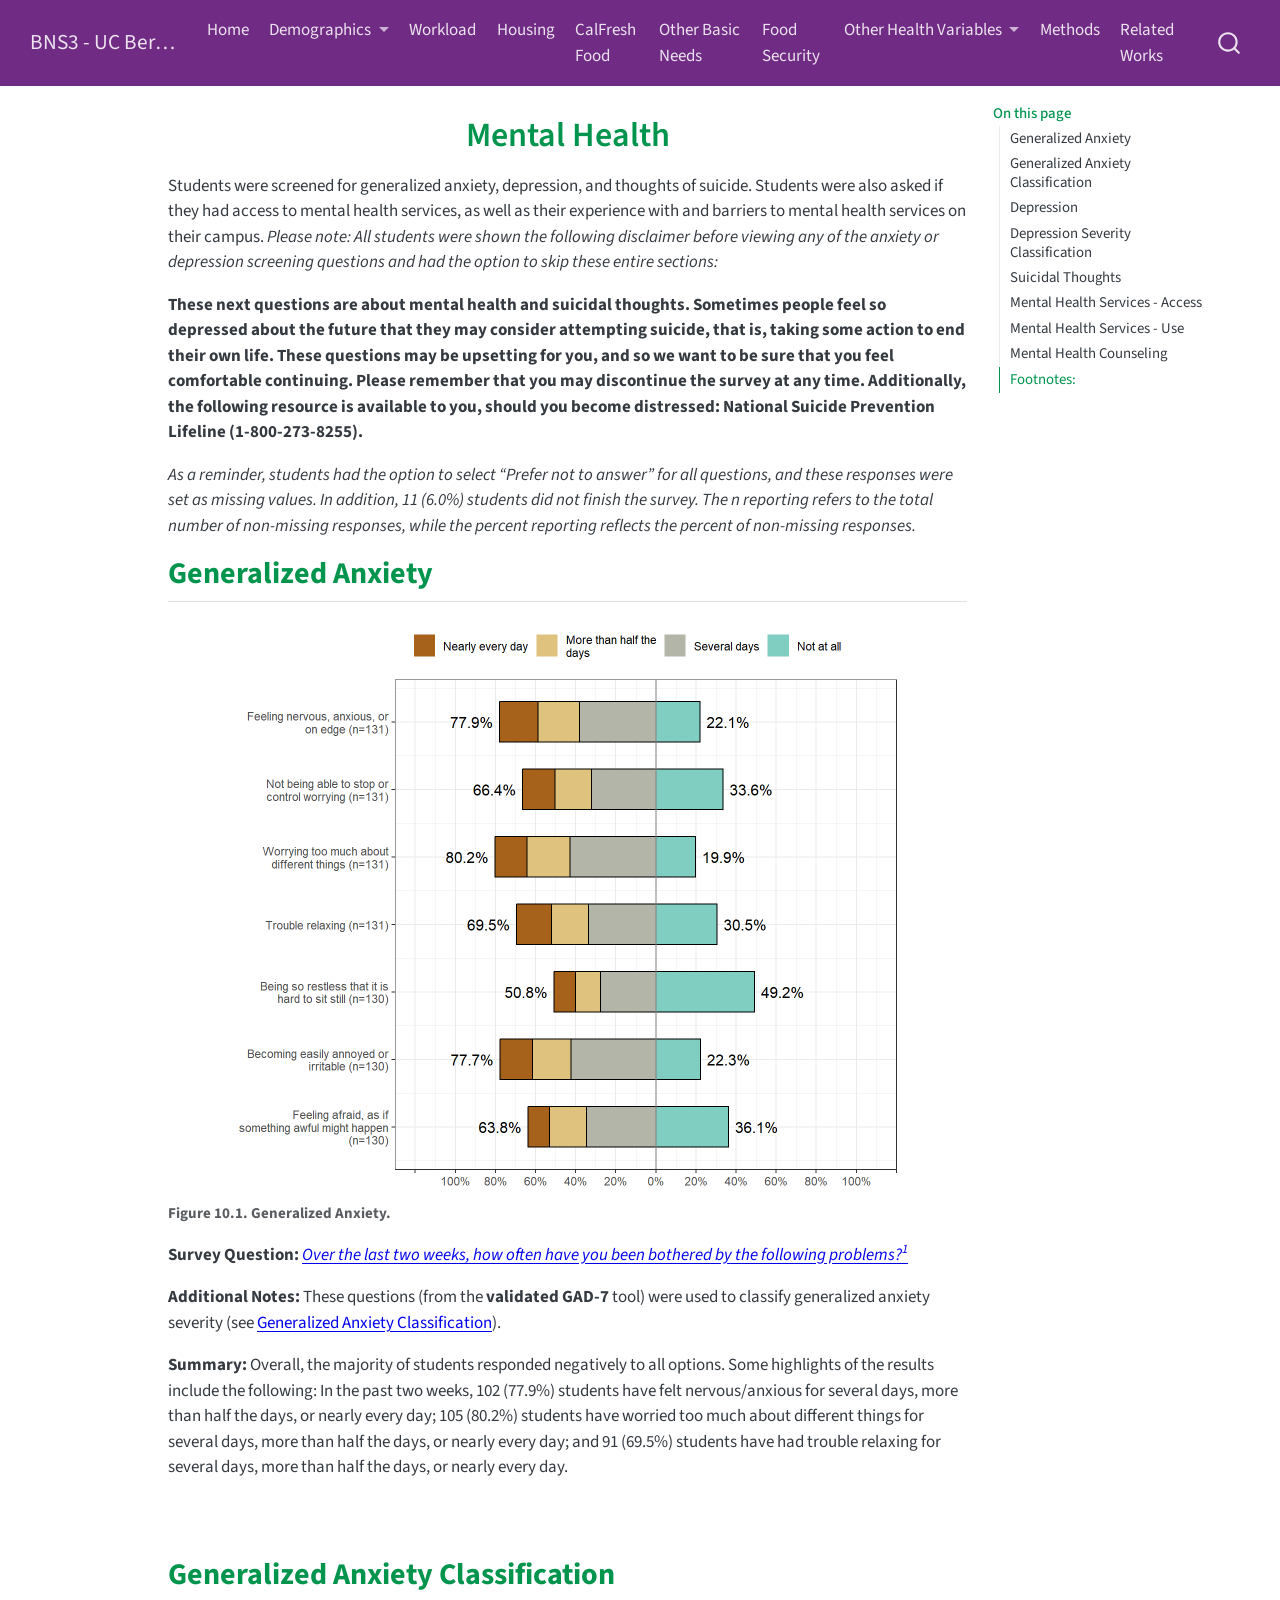
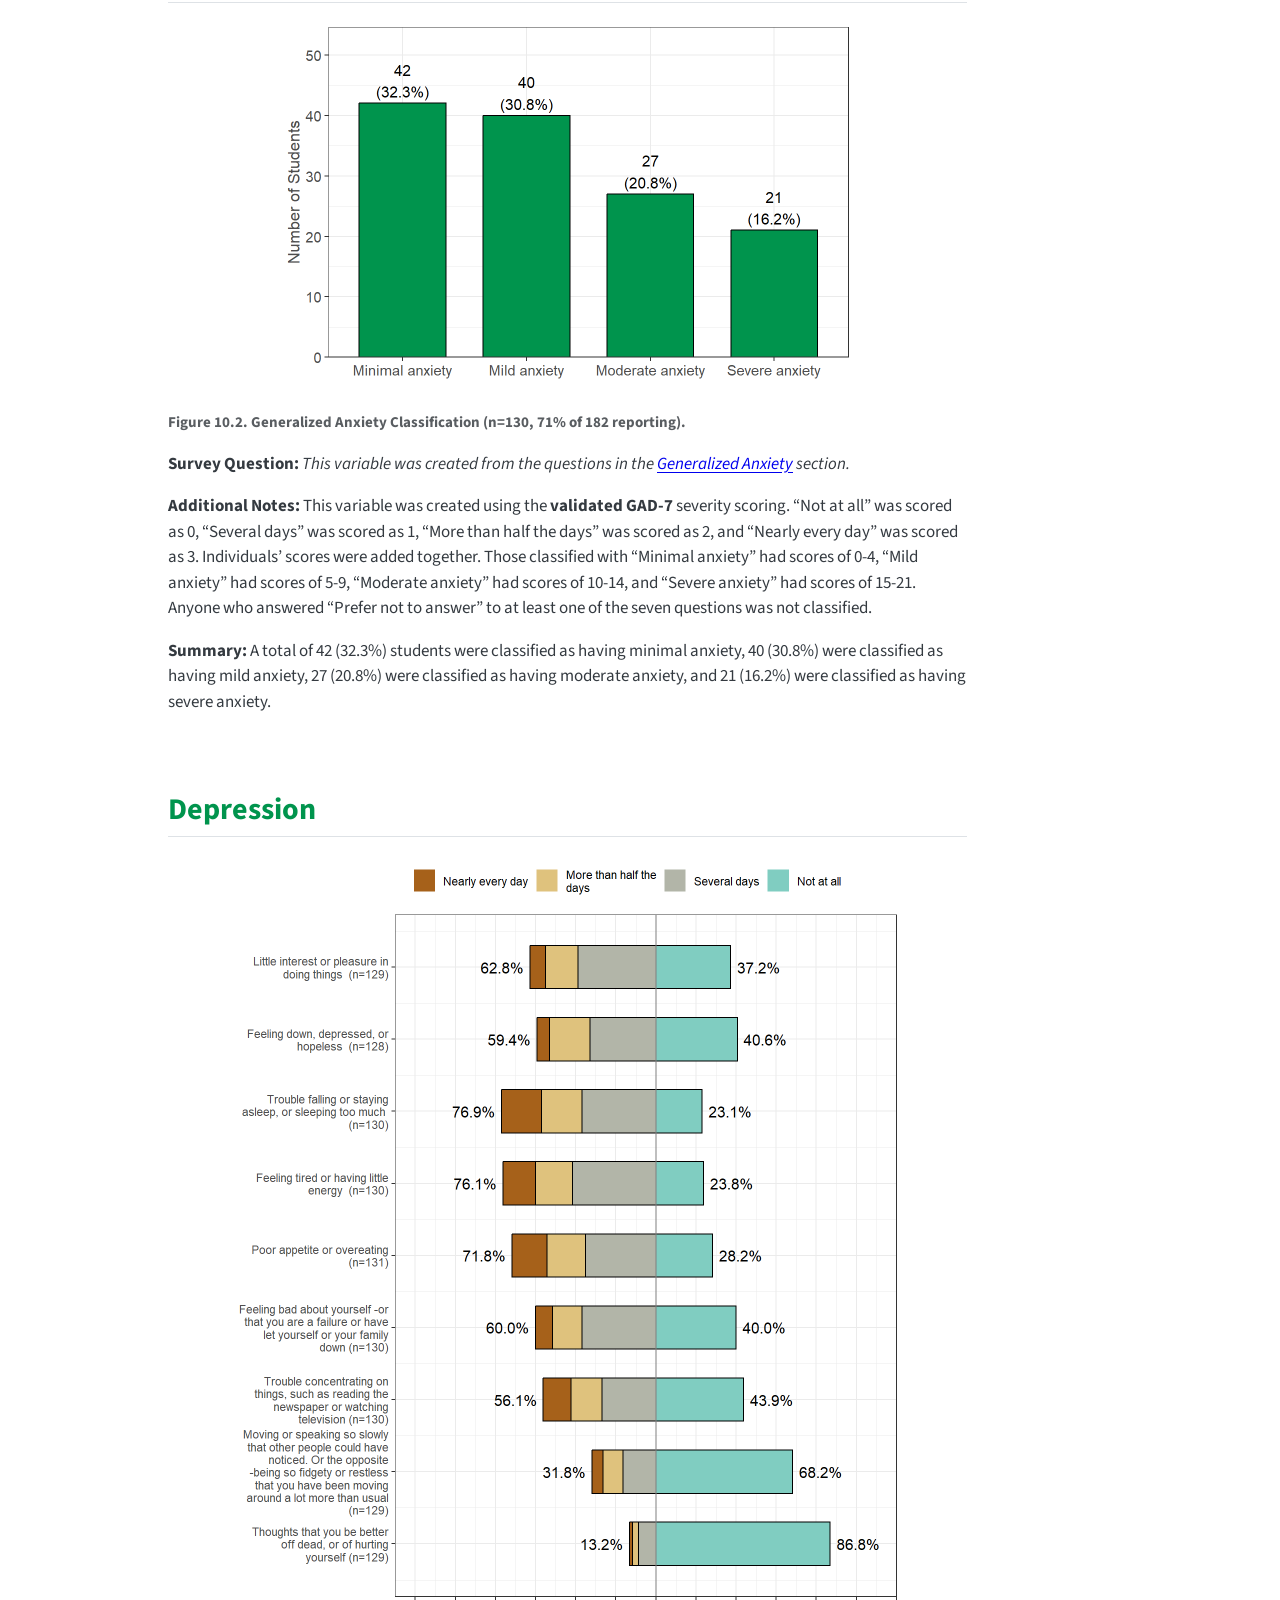
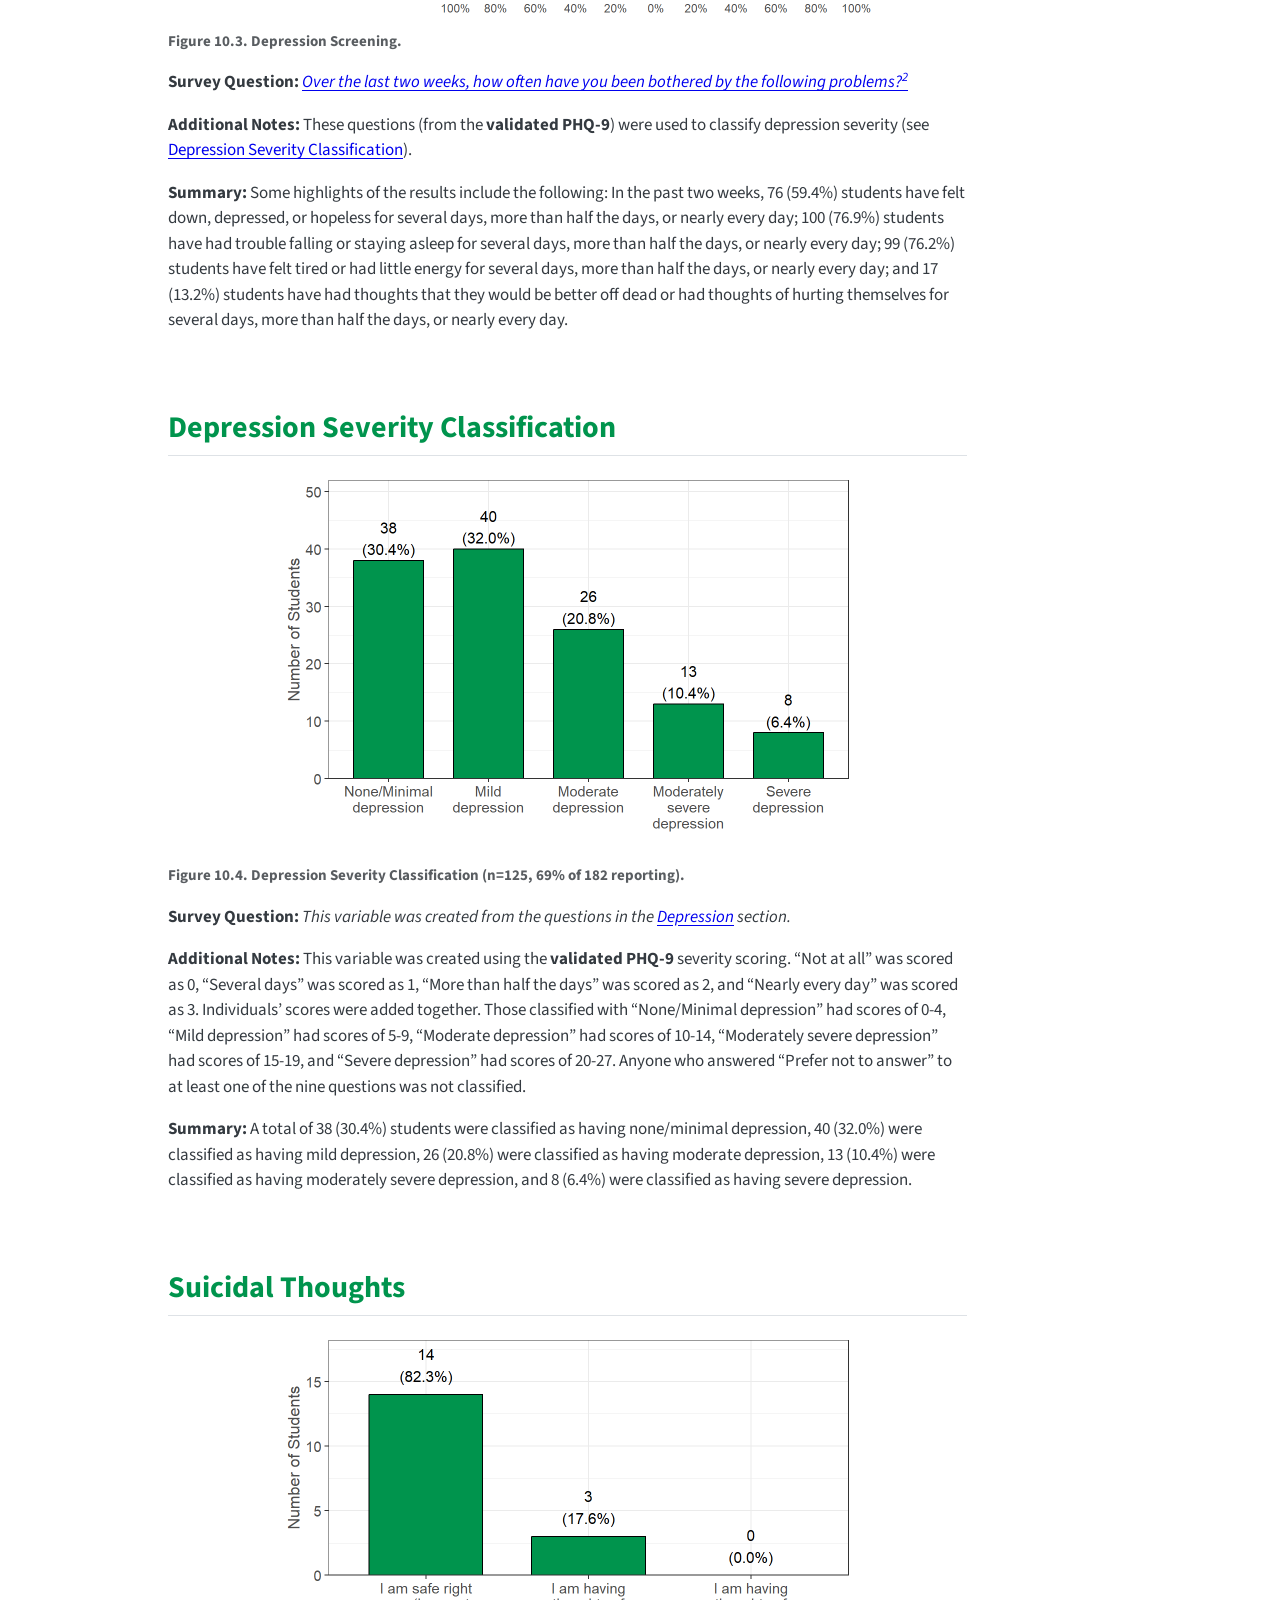
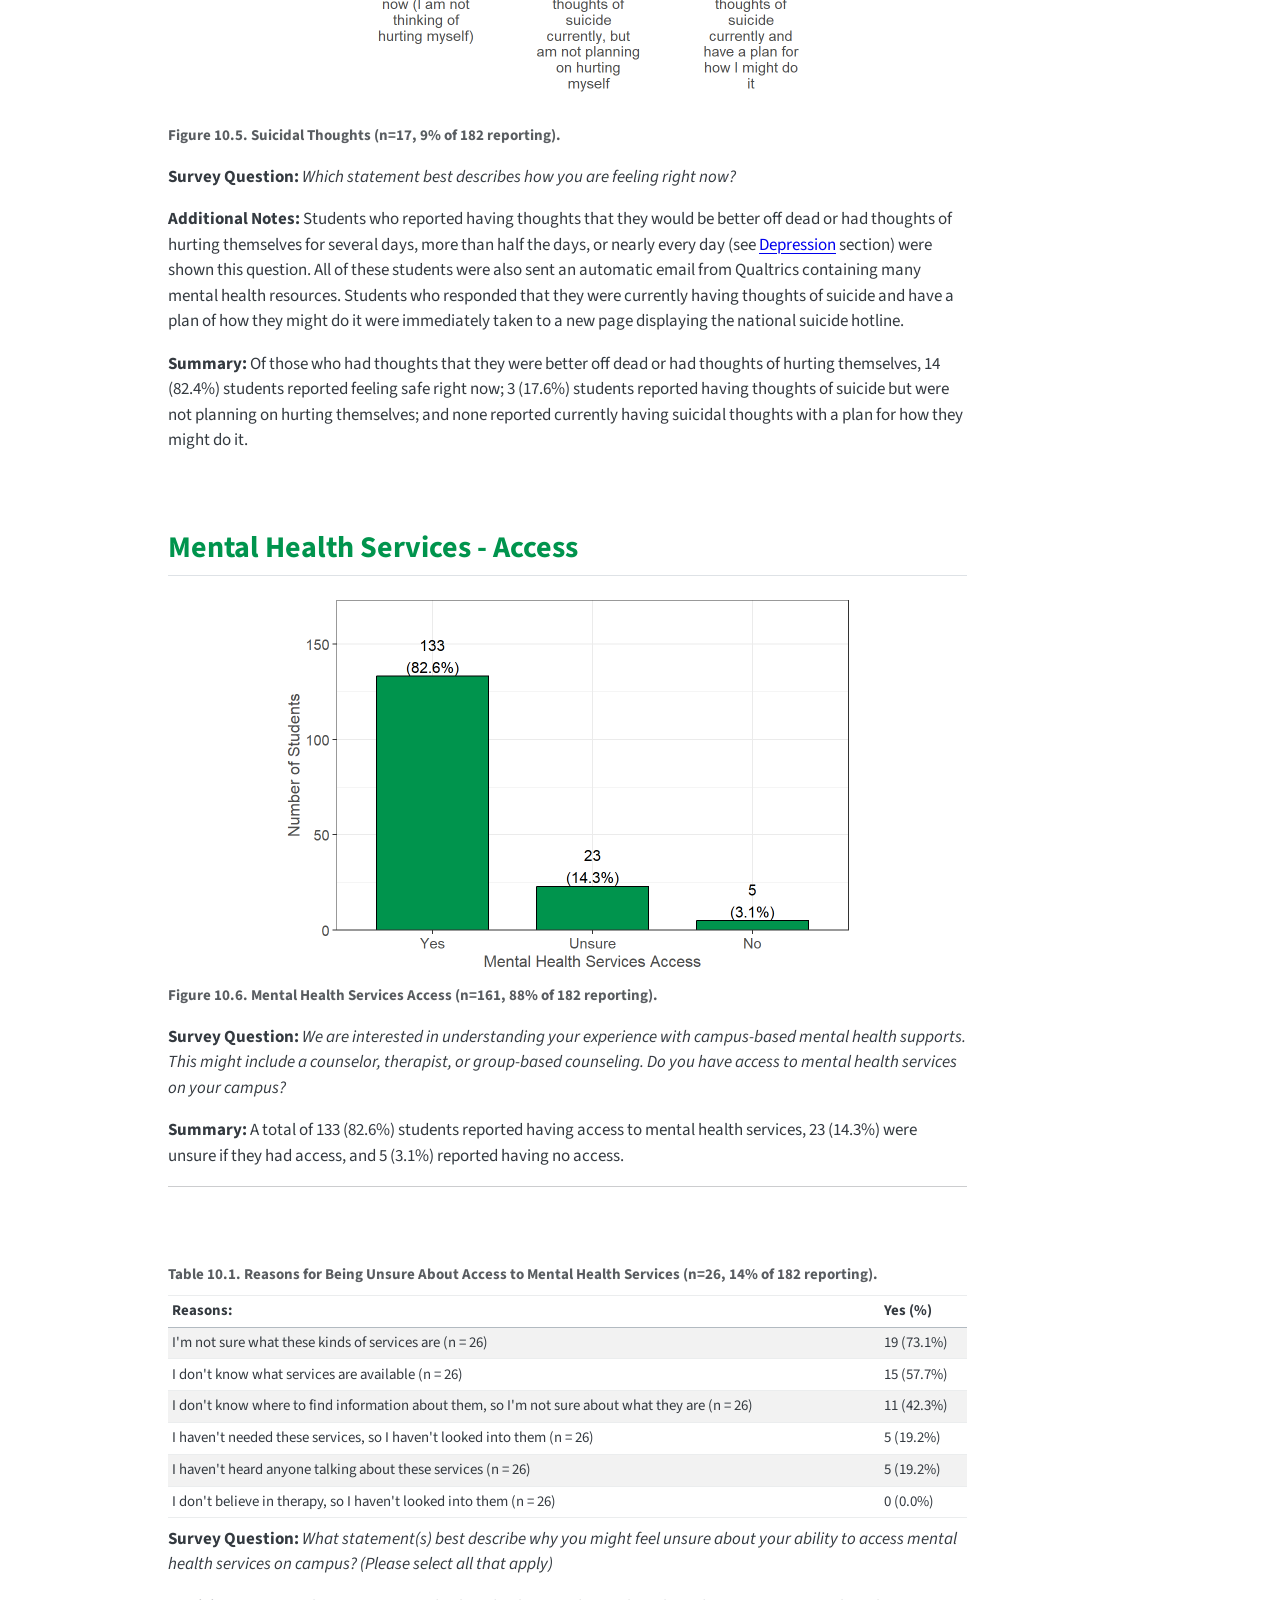
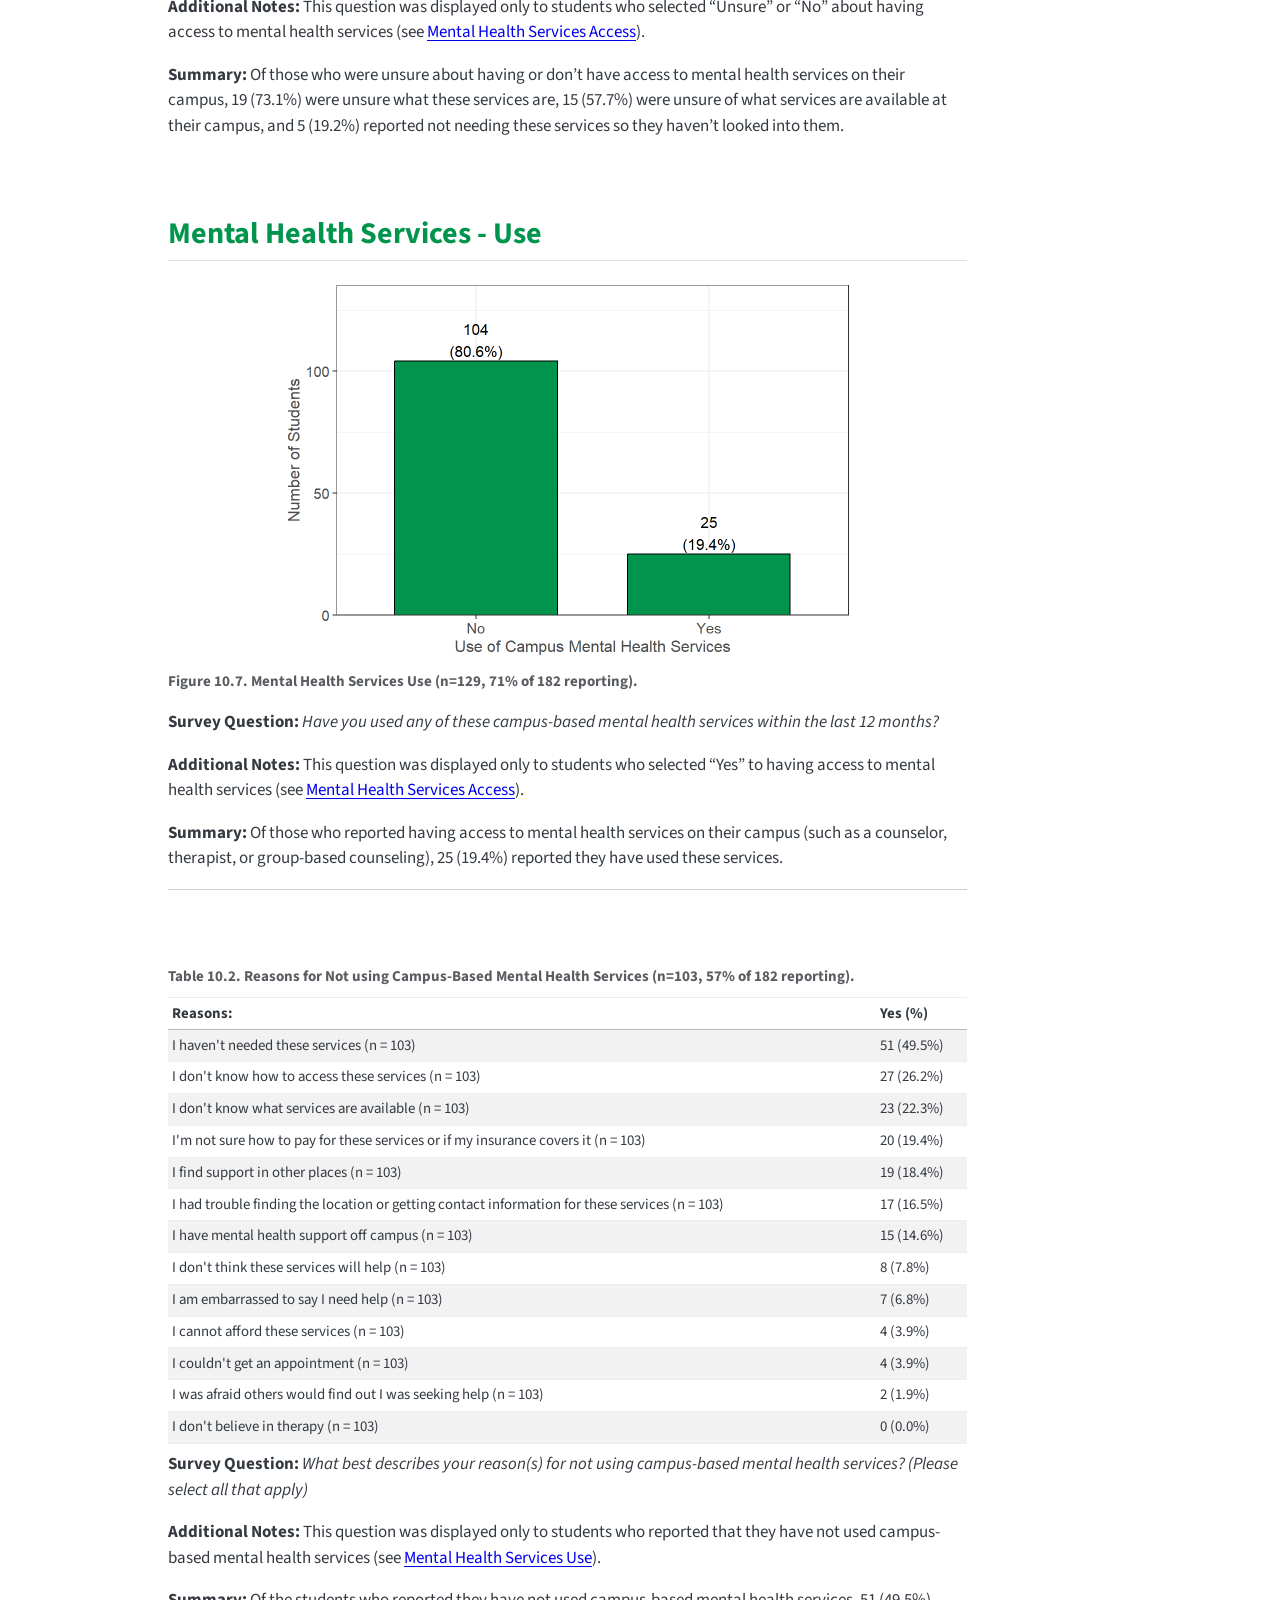
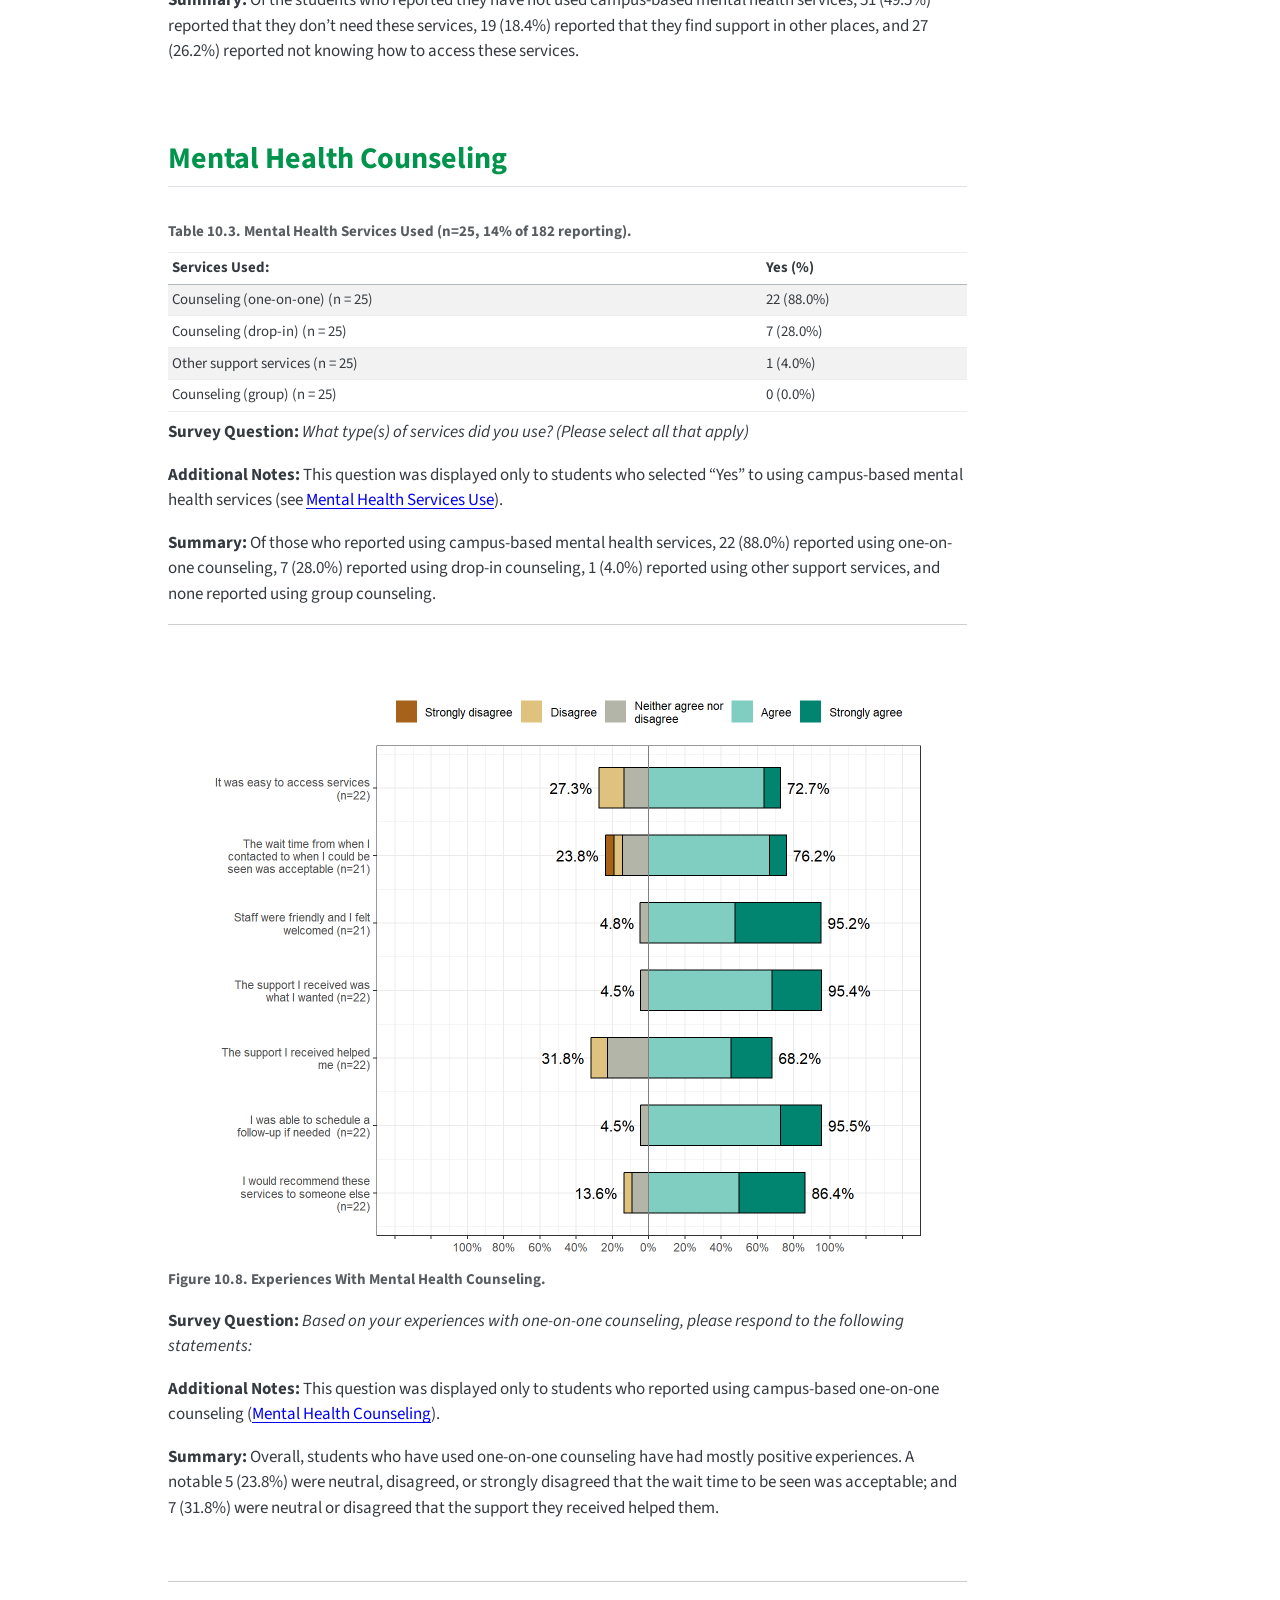
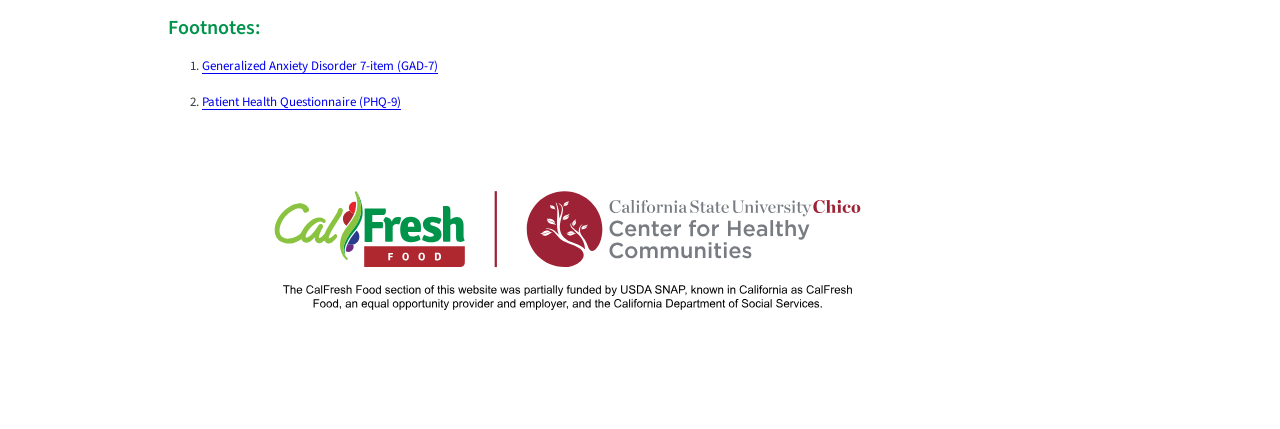
<file: docs/Mental_Health.html>
<!DOCTYPE html>
<html xmlns="http://www.w3.org/1999/xhtml" lang="en" xml:lang="en"><head>

<meta charset="utf-8">
<meta name="generator" content="quarto-1.5.57">

<meta name="viewport" content="width=device-width, initial-scale=1.0, user-scalable=yes">


<title>Mental Health – BNS3 - UC Berkeley</title>
<style>
code{white-space: pre-wrap;}
span.smallcaps{font-variant: small-caps;}
div.columns{display: flex; gap: min(4vw, 1.5em);}
div.column{flex: auto; overflow-x: auto;}
div.hanging-indent{margin-left: 1.5em; text-indent: -1.5em;}
ul.task-list{list-style: none;}
ul.task-list li input[type="checkbox"] {
  width: 0.8em;
  margin: 0 0.8em 0.2em -1em; /* quarto-specific, see https://github.com/quarto-dev/quarto-cli/issues/4556 */ 
  vertical-align: middle;
}
</style>


<script src="site_libs/quarto-nav/quarto-nav.js"></script>
<script src="site_libs/quarto-nav/headroom.min.js"></script>
<script src="site_libs/clipboard/clipboard.min.js"></script>
<script src="site_libs/quarto-search/autocomplete.umd.js"></script>
<script src="site_libs/quarto-search/fuse.min.js"></script>
<script src="site_libs/quarto-search/quarto-search.js"></script>
<meta name="quarto:offset" content="./">
<script src="site_libs/quarto-html/quarto.js"></script>
<script src="site_libs/quarto-html/popper.min.js"></script>
<script src="site_libs/quarto-html/tippy.umd.min.js"></script>
<link href="site_libs/quarto-html/tippy.css" rel="stylesheet">
<link href="site_libs/quarto-html/quarto-syntax-highlighting.css" rel="stylesheet" id="quarto-text-highlighting-styles">
<script src="site_libs/bootstrap/bootstrap.min.js"></script>
<link href="site_libs/bootstrap/bootstrap-icons.css" rel="stylesheet">
<link href="site_libs/bootstrap/bootstrap.min.css" rel="stylesheet" id="quarto-bootstrap" data-mode="light">
<script id="quarto-search-options" type="application/json">{
  "location": "navbar",
  "copy-button": false,
  "collapse-after": 3,
  "panel-placement": "end",
  "type": "overlay",
  "limit": 50,
  "keyboard-shortcut": [
    "f",
    "/",
    "s"
  ],
  "show-item-context": false,
  "language": {
    "search-no-results-text": "No results",
    "search-matching-documents-text": "matching documents",
    "search-copy-link-title": "Copy link to search",
    "search-hide-matches-text": "Hide additional matches",
    "search-more-match-text": "more match in this document",
    "search-more-matches-text": "more matches in this document",
    "search-clear-button-title": "Clear",
    "search-text-placeholder": "",
    "search-detached-cancel-button-title": "Cancel",
    "search-submit-button-title": "Submit",
    "search-label": "Search"
  }
}</script>
<script src="site_libs/kePrint-0.0.1/kePrint.js"></script>

<link href="site_libs/lightable-0.0.1/lightable.css" rel="stylesheet">



</head>

<body class="nav-fixed">

<div id="quarto-search-results"></div>
  <header id="quarto-header" class="headroom fixed-top">
    <nav class="navbar navbar-expand-lg " data-bs-theme="dark">
      <div class="navbar-container container-fluid">
      <div class="navbar-brand-container mx-auto">
    <a class="navbar-brand" href="./index.html">
    <span class="navbar-title">BNS3 - UC Berkeley</span>
    </a>
  </div>
            <div id="quarto-search" class="" title="Search"></div>
          <button class="navbar-toggler" type="button" data-bs-toggle="collapse" data-bs-target="#navbarCollapse" aria-controls="navbarCollapse" role="menu" aria-expanded="false" aria-label="Toggle navigation" onclick="if (window.quartoToggleHeadroom) { window.quartoToggleHeadroom(); }">
  <span class="navbar-toggler-icon"></span>
</button>
          <div class="collapse navbar-collapse" id="navbarCollapse">
            <ul class="navbar-nav navbar-nav-scroll me-auto">
  <li class="nav-item">
    <a class="nav-link" href="./index.html"> 
<span class="menu-text">Home</span></a>
  </li>  
  <li class="nav-item dropdown ">
    <a class="nav-link dropdown-toggle" href="#" id="nav-menu-demographics" role="link" data-bs-toggle="dropdown" aria-expanded="false">
 <span class="menu-text">Demographics</span>
    </a>
    <ul class="dropdown-menu" aria-labelledby="nav-menu-demographics">    
        <li>
    <a class="dropdown-item" href="./Demographics.html">
 <span class="dropdown-text">Personal Demographics</span></a>
  </li>  
        <li>
    <a class="dropdown-item" href="./Academic_Profile.html">
 <span class="dropdown-text">Academic Profile</span></a>
  </li>  
    </ul>
  </li>
  <li class="nav-item">
    <a class="nav-link" href="./Workload.html"> 
<span class="menu-text">Workload</span></a>
  </li>  
  <li class="nav-item">
    <a class="nav-link" href="./Housing.html"> 
<span class="menu-text">Housing</span></a>
  </li>  
  <li class="nav-item">
    <a class="nav-link" href="./CalFresh.html"> 
<span class="menu-text">CalFresh Food</span></a>
  </li>  
  <li class="nav-item">
    <a class="nav-link" href="./Other_Basic_Needs.html"> 
<span class="menu-text">Other Basic Needs</span></a>
  </li>  
  <li class="nav-item">
    <a class="nav-link" href="./Food_Security.html"> 
<span class="menu-text">Food Security</span></a>
  </li>  
  <li class="nav-item dropdown ">
    <a class="nav-link dropdown-toggle" href="#" id="nav-menu-other-health-variables" role="link" data-bs-toggle="dropdown" aria-expanded="false">
 <span class="menu-text">Other Health Variables</span>
    </a>
    <ul class="dropdown-menu" aria-labelledby="nav-menu-other-health-variables">    
        <li>
    <a class="dropdown-item" href="./Eating_Habits.html">
 <span class="dropdown-text">Eating Habits</span></a>
  </li>  
        <li>
    <a class="dropdown-item" href="./Physical_Activity.html">
 <span class="dropdown-text">Physical Activity</span></a>
  </li>  
        <li>
    <a class="dropdown-item" href="./Mental_Health.html">
 <span class="dropdown-text">Mental Health</span></a>
  </li>  
    </ul>
  </li>
</ul>
            <ul class="navbar-nav navbar-nav-scroll ms-auto">
  <li class="nav-item">
    <a class="nav-link" href="https://chicocalfresh.github.io/BNS3_Statewide_Summary/Methods.html"> 
<span class="menu-text">Methods</span></a>
  </li>  
  <li class="nav-item">
    <a class="nav-link" href="https://chcchicostate.org/research-evaluation/"> 
<span class="menu-text">Related Works</span></a>
  </li>  
</ul>
          </div> <!-- /navcollapse -->
            <div class="quarto-navbar-tools">
</div>
      </div> <!-- /container-fluid -->
    </nav>
</header>
<!-- content -->
<div id="quarto-content" class="quarto-container page-columns page-rows-contents page-layout-article page-navbar">
<!-- sidebar -->
<!-- margin-sidebar -->
    <div id="quarto-margin-sidebar" class="sidebar margin-sidebar">
        <nav id="TOC" role="doc-toc" class="toc-active">
    <h2 id="toc-title">On this page</h2>
   
  <ul>
  <li><a href="#Generalized-Anxiety" id="toc-Generalized-Anxiety" class="nav-link active" data-scroll-target="#Generalized-Anxiety">Generalized Anxiety</a></li>
  <li><a href="#Generalized-Anxiety-Classification" id="toc-Generalized-Anxiety-Classification" class="nav-link" data-scroll-target="#Generalized-Anxiety-Classification">Generalized Anxiety Classification</a></li>
  <li><a href="#Depression" id="toc-Depression" class="nav-link" data-scroll-target="#Depression">Depression</a></li>
  <li><a href="#Depression-Severity-Classification" id="toc-Depression-Severity-Classification" class="nav-link" data-scroll-target="#Depression-Severity-Classification">Depression Severity Classification</a></li>
  <li><a href="#suicidal-thoughts" id="toc-suicidal-thoughts" class="nav-link" data-scroll-target="#suicidal-thoughts">Suicidal Thoughts</a></li>
  <li><a href="#MHS-Access" id="toc-MHS-Access" class="nav-link" data-scroll-target="#MHS-Access">Mental Health Services - Access</a></li>
  <li><a href="#MHS-Use" id="toc-MHS-Use" class="nav-link" data-scroll-target="#MHS-Use">Mental Health Services - Use</a></li>
  <li><a href="#MH-Counseling" id="toc-MH-Counseling" class="nav-link" data-scroll-target="#MH-Counseling">Mental Health Counseling</a></li>
  <li><a href="#Footnotes" id="toc-Footnotes" class="nav-link" data-scroll-target="#Footnotes">Footnotes:</a></li>
  </ul>
</nav>
    </div>
<!-- main -->
<main class="content" id="quarto-document-content">

<header id="title-block-header" class="quarto-title-block default">
<div class="quarto-title">
<h1 class="title">Mental Health</h1>
</div>



<div class="quarto-title-meta">

    
  
    
  </div>
  


</header>


<p>Students were screened for generalized anxiety, depression, and thoughts of suicide. Students were also asked if they had access to mental health services, as well as their experience with and barriers to mental health services on their campus. <em>Please note: All students were shown the following disclaimer before viewing any of the anxiety or depression screening questions and had the option to skip these entire sections:</em></p>
<p><strong>These next questions are about mental health and suicidal thoughts. Sometimes people feel so depressed about the future that they may consider attempting suicide, that is, taking some action to end their own life. These questions may be upsetting for you, and so we want to be sure that you feel comfortable continuing. Please remember that you may discontinue the survey at any time. Additionally, the following resource is available to you, should you become distressed: National Suicide Prevention Lifeline (1-800-273-8255).</strong></p>
<p><em>As a reminder, students had the option to select “Prefer not to answer” for all questions, and these responses were set as missing values. In addition, 11 (6.0%) students did not finish the survey. The n reporting refers to the total number of non-missing responses, while the percent reporting reflects the percent of non-missing responses.</em></p>
<section id="Generalized-Anxiety" class="level2">
<h2 data-anchor-id="Generalized-Anxiety">Generalized Anxiety</h2>
<div class="cell" data-layout-align="center">
<div class="cell-output-display">
<div class="quarto-figure quarto-figure-center">
<figure class="figure">
<p><img src="Mental_Health_files/figure-html/unnamed-chunk-2-1.png" class="img-fluid figure-img" width="672"></p>
<figcaption>Figure 10.1. Generalized Anxiety.</figcaption>
</figure>
</div>
</div>
</div>
<p><strong>Survey Question:</strong> <a href="#Footnotes"><em>Over the last two weeks, how often have you been bothered by the following problems?<sup>1</sup></em></a></p>
<p><strong>Additional Notes:</strong> These questions (from the <strong>validated GAD-7</strong> tool) were used to classify generalized anxiety severity (see <a href="#Generalized-Anxiety-Classification">Generalized Anxiety Classification</a>).</p>
<p><strong>Summary:</strong> Overall, the majority of students responded negatively to all options. Some highlights of the results include the following: In the past two weeks, 102 (77.9%) students have felt nervous/anxious for several days, more than half the days, or nearly every day; 105 (80.2%) students have worried too much about different things for several days, more than half the days, or nearly every day; and 91 (69.5%) students have had trouble relaxing for several days, more than half the days, or nearly every day.</p>
<p><br></p>
</section>
<section id="Generalized-Anxiety-Classification" class="level2">
<h2 data-anchor-id="Generalized-Anxiety-Classification">Generalized Anxiety Classification</h2>
<div class="cell" data-layout-align="center">
<div class="cell-output-display">
<div class="quarto-figure quarto-figure-center">
<figure class="figure">
<p><img src="Mental_Health_files/figure-html/unnamed-chunk-4-1.png" class="img-fluid figure-img" width="576"></p>
<figcaption>Figure 10.2. Generalized Anxiety Classification (n=130, 71% of 182 reporting).</figcaption>
</figure>
</div>
</div>
</div>
<p><strong>Survey Question:</strong> <em>This variable was created from the questions in the <a href="#Generalized-Anxiety">Generalized Anxiety</a> section.</em></p>
<p><strong>Additional Notes:</strong> This variable was created using the <strong>validated GAD-7</strong> severity scoring. “Not at all” was scored as 0, “Several days” was scored as 1, “More than half the days” was scored as 2, and “Nearly every day” was scored as 3. Individuals’ scores were added together. Those classified with “Minimal anxiety” had scores of 0-4, “Mild anxiety” had scores of 5-9, “Moderate anxiety” had scores of 10-14, and “Severe anxiety” had scores of 15-21. Anyone who answered “Prefer not to answer” to at least one of the seven questions was not classified.</p>
<p><strong>Summary:</strong> A total of 42 (32.3%) students were classified as having minimal anxiety, 40 (30.8%) were classified as having mild anxiety, 27 (20.8%) were classified as having moderate anxiety, and 21 (16.2%) were classified as having severe anxiety.</p>
<p><br></p>
</section>
<section id="Depression" class="level2">
<h2 data-anchor-id="Depression">Depression</h2>
<div class="cell" data-layout-align="center">
<div class="cell-output-display">
<div class="quarto-figure quarto-figure-center">
<figure class="figure">
<p><img src="Mental_Health_files/figure-html/unnamed-chunk-5-1.png" class="img-fluid figure-img" width="672"></p>
<figcaption>Figure 10.3. Depression Screening.</figcaption>
</figure>
</div>
</div>
</div>
<p><strong>Survey Question:</strong> <a href="#Footnotes"><em>Over the last two weeks, how often have you been bothered by the following problems?<sup>2</sup></em></a></p>
<p><strong>Additional Notes:</strong> These questions (from the <strong>validated PHQ-9</strong>) were used to classify depression severity (see <a href="#Depression-Severity-Classification">Depression Severity Classification</a>).</p>
<p><strong>Summary:</strong> Some highlights of the results include the following: In the past two weeks, 76 (59.4%) students have felt down, depressed, or hopeless for several days, more than half the days, or nearly every day; 100 (76.9%) students have had trouble falling or staying asleep for several days, more than half the days, or nearly every day; 99 (76.2%) students have felt tired or had little energy for several days, more than half the days, or nearly every day; and 17 (13.2%) students have had thoughts that they would be better off dead or had thoughts of hurting themselves for several days, more than half the days, or nearly every day.</p>
<p><br></p>
</section>
<section id="Depression-Severity-Classification" class="level2">
<h2 data-anchor-id="Depression-Severity-Classification">Depression Severity Classification</h2>
<div class="cell" data-layout-align="center">
<div class="cell-output-display">
<div class="quarto-figure quarto-figure-center">
<figure class="figure">
<p><img src="Mental_Health_files/figure-html/unnamed-chunk-7-1.png" class="img-fluid figure-img" width="576"></p>
<figcaption>Figure 10.4. Depression Severity Classification (n=125, 69% of 182 reporting).</figcaption>
</figure>
</div>
</div>
</div>
<p><strong>Survey Question:</strong> <em>This variable was created from the questions in the <a href="#Depression">Depression</a> section.</em></p>
<p><strong>Additional Notes:</strong> This variable was created using the <strong>validated PHQ-9</strong> severity scoring. “Not at all” was scored as 0, “Several days” was scored as 1, “More than half the days” was scored as 2, and “Nearly every day” was scored as 3. Individuals’ scores were added together. Those classified with “None/Minimal depression” had scores of 0-4, “Mild depression” had scores of 5-9, “Moderate depression” had scores of 10-14, “Moderately severe depression” had scores of 15-19, and “Severe depression” had scores of 20-27. Anyone who answered “Prefer not to answer” to at least one of the nine questions was not classified.</p>
<p><strong>Summary:</strong> A total of 38 (30.4%) students were classified as having none/minimal depression, 40 (32.0%) were classified as having mild depression, 26 (20.8%) were classified as having moderate depression, 13 (10.4%) were classified as having moderately severe depression, and 8 (6.4%) were classified as having severe depression.</p>
<p><br></p>
</section>
<section id="suicidal-thoughts" class="level2">
<h2 data-anchor-id="suicidal-thoughts">Suicidal Thoughts</h2>
<div class="cell" data-layout-align="center">
<div class="cell-output-display">
<div class="quarto-figure quarto-figure-center">
<figure class="figure">
<p><img src="Mental_Health_files/figure-html/unnamed-chunk-8-1.png" class="img-fluid figure-img" width="576"></p>
<figcaption>Figure 10.5. Suicidal Thoughts (n=17, 9% of 182 reporting).</figcaption>
</figure>
</div>
</div>
</div>
<p><strong>Survey Question:</strong> <em>Which statement best describes how you are feeling right now?</em></p>
<p><strong>Additional Notes:</strong> Students who reported having thoughts that they would be better off dead or had thoughts of hurting themselves for several days, more than half the days, or nearly every day (see <a href="#Depression">Depression</a> section) were shown this question. All of these students were also sent an automatic email from Qualtrics containing many mental health resources. Students who responded that they were currently having thoughts of suicide and have a plan of how they might do it were immediately taken to a new page displaying the national suicide hotline.</p>
<p><strong>Summary:</strong> Of those who had thoughts that they were better off dead or had thoughts of hurting themselves, 14 (82.4%) students reported feeling safe right now; 3 (17.6%) students reported having thoughts of suicide but were not planning on hurting themselves; and none reported currently having suicidal thoughts with a plan for how they might do it.</p>
<p><br></p>
</section>
<section id="MHS-Access" class="level2">
<h2 data-anchor-id="MHS-Access">Mental Health Services - Access</h2>
<div class="cell" data-layout-align="center">
<div class="cell-output-display">
<div class="quarto-figure quarto-figure-center">
<figure class="figure">
<p><img src="Mental_Health_files/figure-html/unnamed-chunk-9-1.png" class="img-fluid figure-img" width="576"></p>
<figcaption>Figure 10.6. Mental Health Services Access (n=161, 88% of 182 reporting).</figcaption>
</figure>
</div>
</div>
</div>
<p><strong>Survey Question:</strong> <em>We are interested in understanding your experience with campus-based mental health supports. This might include a counselor, therapist, or group-based counseling. Do you have access to mental health services on your campus?</em></p>
<p><strong>Summary:</strong> A total of 133 (82.6%) students reported having access to mental health services, 23 (14.3%) were unsure if they had access, and 5 (3.1%) reported having no access.</p>
<hr>
<p><br></p>
<div class="cell" data-layout-align="center">
<div class="cell-output-display">
<table class="table table-striped caption-top table-sm small" data-quarto-postprocess="true">
<caption>Table 10.1. Reasons for Being Unsure About Access to Mental Health Services (n=26, 14% of 182 reporting).</caption>
<thead>
<tr class="header">
<th style="text-align: left;" data-quarto-table-cell-role="th">Reasons:</th>
<th style="text-align: left;" data-quarto-table-cell-role="th">Yes (%)</th>
</tr>
</thead>
<tbody>
<tr class="odd">
<td style="text-align: left;">I'm not sure what these kinds of services are (n = 26)</td>
<td style="text-align: left;">19 (73.1%)</td>
</tr>
<tr class="even">
<td style="text-align: left;">I don't know what services are available (n = 26)</td>
<td style="text-align: left;">15 (57.7%)</td>
</tr>
<tr class="odd">
<td style="text-align: left;">I don't know where to find information about them, so I'm not sure about what they are (n = 26)</td>
<td style="text-align: left;">11 (42.3%)</td>
</tr>
<tr class="even">
<td style="text-align: left;">I haven't needed these services, so I haven't looked into them (n = 26)</td>
<td style="text-align: left;">5 (19.2%)</td>
</tr>
<tr class="odd">
<td style="text-align: left;">I haven't heard anyone talking about these services (n = 26)</td>
<td style="text-align: left;">5 (19.2%)</td>
</tr>
<tr class="even">
<td style="text-align: left;">I don't believe in therapy, so I haven't looked into them (n = 26)</td>
<td style="text-align: left;">0 (0.0%)</td>
</tr>
</tbody>
</table>


</div>
</div>
<p><strong>Survey Question:</strong> <em>What statement(s) best describe why you might feel unsure about your ability to access mental health services on campus? (Please select all that apply)</em></p>
<p><strong>Additional Notes:</strong> This question was displayed only to students who selected “Unsure” or “No” about having access to mental health services (see <a href="#MHS-Access">Mental Health Services Access</a>).</p>
<p><strong>Summary:</strong> Of those who were unsure about having or don’t have access to mental health services on their campus, 19 (73.1%) were unsure what these services are, 15 (57.7%) were unsure of what services are available at their campus, and 5 (19.2%) reported not needing these services so they haven’t looked into them.</p>
<p><br></p>
</section>
<section id="MHS-Use" class="level2">
<h2 data-anchor-id="MHS-Use">Mental Health Services - Use</h2>
<div class="cell" data-layout-align="center">
<div class="cell-output-display">
<div class="quarto-figure quarto-figure-center">
<figure class="figure">
<p><img src="Mental_Health_files/figure-html/unnamed-chunk-11-1.png" class="img-fluid figure-img" width="576"></p>
<figcaption>Figure 10.7. Mental Health Services Use (n=129, 71% of 182 reporting).</figcaption>
</figure>
</div>
</div>
</div>
<p><strong>Survey Question:</strong> <em>Have you used any of these campus-based mental health services within the last 12 months?</em></p>
<p><strong>Additional Notes:</strong> This question was displayed only to students who selected “Yes” to having access to mental health services (see <a href="#MHS-Access">Mental Health Services Access</a>).</p>
<p><strong>Summary:</strong> Of those who reported having access to mental health services on their campus (such as a counselor, therapist, or group-based counseling), 25 (19.4%) reported they have used these services.</p>
<hr>
<p><br></p>
<div class="cell" data-layout-align="center">
<div class="cell-output-display">
<table class="table table-striped caption-top table-sm small" data-quarto-postprocess="true">
<caption>Table 10.2. Reasons for Not using Campus-Based Mental Health Services (n=103, 57% of 182 reporting).</caption>
<thead>
<tr class="header">
<th style="text-align: left;" data-quarto-table-cell-role="th">Reasons:</th>
<th style="text-align: left;" data-quarto-table-cell-role="th">Yes (%)</th>
</tr>
</thead>
<tbody>
<tr class="odd">
<td style="text-align: left;">I haven't needed these services (n = 103)</td>
<td style="text-align: left;">51 (49.5%)</td>
</tr>
<tr class="even">
<td style="text-align: left;">I don't know how to access these services (n = 103)</td>
<td style="text-align: left;">27 (26.2%)</td>
</tr>
<tr class="odd">
<td style="text-align: left;">I don't know what services are available (n = 103)</td>
<td style="text-align: left;">23 (22.3%)</td>
</tr>
<tr class="even">
<td style="text-align: left;">I'm not sure how to pay for these services or if my insurance covers it (n = 103)</td>
<td style="text-align: left;">20 (19.4%)</td>
</tr>
<tr class="odd">
<td style="text-align: left;">I find support in other places (n = 103)</td>
<td style="text-align: left;">19 (18.4%)</td>
</tr>
<tr class="even">
<td style="text-align: left;">I had trouble finding the location or getting contact information for these services (n = 103)</td>
<td style="text-align: left;">17 (16.5%)</td>
</tr>
<tr class="odd">
<td style="text-align: left;">I have mental health support off campus (n = 103)</td>
<td style="text-align: left;">15 (14.6%)</td>
</tr>
<tr class="even">
<td style="text-align: left;">I don't think these services will help (n = 103)</td>
<td style="text-align: left;">8 (7.8%)</td>
</tr>
<tr class="odd">
<td style="text-align: left;">I am embarrassed to say I need help (n = 103)</td>
<td style="text-align: left;">7 (6.8%)</td>
</tr>
<tr class="even">
<td style="text-align: left;">I cannot afford these services (n = 103)</td>
<td style="text-align: left;">4 (3.9%)</td>
</tr>
<tr class="odd">
<td style="text-align: left;">I couldn't get an appointment (n = 103)</td>
<td style="text-align: left;">4 (3.9%)</td>
</tr>
<tr class="even">
<td style="text-align: left;">I was afraid others would find out I was seeking help (n = 103)</td>
<td style="text-align: left;">2 (1.9%)</td>
</tr>
<tr class="odd">
<td style="text-align: left;">I don't believe in therapy (n = 103)</td>
<td style="text-align: left;">0 (0.0%)</td>
</tr>
</tbody>
</table>


</div>
</div>
<p><strong>Survey Question:</strong> <em>What best describes your reason(s) for not using campus-based mental health services? (Please select all that apply)</em></p>
<p><strong>Additional Notes:</strong> This question was displayed only to students who reported that they have not used campus-based mental health services (see <a href="#MHS-Use">Mental Health Services Use</a>).</p>
<p><strong>Summary:</strong> Of the students who reported they have not used campus-based mental health services, 51 (49.5%) reported that they don’t need these services, 19 (18.4%) reported that they find support in other places, and 27 (26.2%) reported not knowing how to access these services.</p>
<p><br></p>
</section>
<section id="MH-Counseling" class="level2">
<h2 data-anchor-id="MH-Counseling">Mental Health Counseling</h2>
<div class="cell" data-layout-align="center">
<div class="cell-output-display">
<table class="table table-striped caption-top table-sm small" data-quarto-postprocess="true">
<caption>Table 10.3. Mental Health Services Used (n=25, 14% of 182 reporting).</caption>
<thead>
<tr class="header">
<th style="text-align: left;" data-quarto-table-cell-role="th">Services Used:</th>
<th style="text-align: left;" data-quarto-table-cell-role="th">Yes (%)</th>
</tr>
</thead>
<tbody>
<tr class="odd">
<td style="text-align: left;">Counseling (one-on-one) (n = 25)</td>
<td style="text-align: left;">22 (88.0%)</td>
</tr>
<tr class="even">
<td style="text-align: left;">Counseling (drop-in) (n = 25)</td>
<td style="text-align: left;">7 (28.0%)</td>
</tr>
<tr class="odd">
<td style="text-align: left;">Other support services (n = 25)</td>
<td style="text-align: left;">1 (4.0%)</td>
</tr>
<tr class="even">
<td style="text-align: left;">Counseling (group) (n = 25)</td>
<td style="text-align: left;">0 (0.0%)</td>
</tr>
</tbody>
</table>


</div>
</div>
<p><strong>Survey Question:</strong> <em>What type(s) of services did you use? (Please select all that apply)</em></p>
<p><strong>Additional Notes:</strong> This question was displayed only to students who selected “Yes” to using campus-based mental health services (see <a href="#MHS-Use">Mental Health Services Use</a>).</p>
<p><strong>Summary:</strong> Of those who reported using campus-based mental health services, 22 (88.0%) reported using one-on-one counseling, 7 (28.0%) reported using drop-in counseling, 1 (4.0%) reported using other support services, and none reported using group counseling.</p>
<hr>
<p><br></p>
<div class="cell" data-layout-align="center">
<div class="cell-output-display">
<div class="quarto-figure quarto-figure-center">
<figure class="figure">
<p><img src="Mental_Health_files/figure-html/unnamed-chunk-14-1.png" class="img-fluid figure-img" width="720"></p>
<figcaption>Figure 10.8. Experiences With Mental Health Counseling.</figcaption>
</figure>
</div>
</div>
</div>
<p><strong>Survey Question:</strong> <em>Based on your experiences with one-on-one counseling, please respond to the following statements:</em></p>
<p><strong>Additional Notes:</strong> This question was displayed only to students who reported using campus-based one-on-one counseling (<a href="#MH-Counseling">Mental Health Counseling</a>).</p>
<p><strong>Summary:</strong> Overall, students who have used one-on-one counseling have had mostly positive experiences. A notable 5 (23.8%) were neutral, disagreed, or strongly disagreed that the wait time to be seen was acceptable; and 7 (31.8%) were neutral or disagreed that the support they received helped them.</p>
<p><br></p>
<hr>
</section>
<section id="Footnotes" class="level1">
<h1>Footnotes:</h1>
<ol type="1">
<li><p><a href="https://adaa.org/sites/default/files/GAD-7_Anxiety-updated_0.pdf">Generalized Anxiety Disorder 7-item (GAD-7)</a></p></li>
<li><p><a href="https://med.stanford.edu/fastlab/research/imapp/msrs/_jcr_content/main/accordion/accordion_content3/download_256324296/file.res/PHQ9%20id%20date%2008.03.pdf">Patient Health Questionnaire (PHQ-9)</a></p></li>
</ol>
<p><br></p>
<div class="columns">
<div class="column" style="width:10%;">

</div><div class="column" style="width:80%;">
<div style="text-align: center;">
<p><img src="bns_statewide_logo_array.svg" alt="CHC Logo" width="auto" height="auto"></p>
</div>
</div><div class="column" style="width:10%;">

</div>
</div>


</section>

</main> <!-- /main -->
<script id="quarto-html-after-body" type="application/javascript">
window.document.addEventListener("DOMContentLoaded", function (event) {
  const toggleBodyColorMode = (bsSheetEl) => {
    const mode = bsSheetEl.getAttribute("data-mode");
    const bodyEl = window.document.querySelector("body");
    if (mode === "dark") {
      bodyEl.classList.add("quarto-dark");
      bodyEl.classList.remove("quarto-light");
    } else {
      bodyEl.classList.add("quarto-light");
      bodyEl.classList.remove("quarto-dark");
    }
  }
  const toggleBodyColorPrimary = () => {
    const bsSheetEl = window.document.querySelector("link#quarto-bootstrap");
    if (bsSheetEl) {
      toggleBodyColorMode(bsSheetEl);
    }
  }
  toggleBodyColorPrimary();  
  const isCodeAnnotation = (el) => {
    for (const clz of el.classList) {
      if (clz.startsWith('code-annotation-')) {                     
        return true;
      }
    }
    return false;
  }
  const onCopySuccess = function(e) {
    // button target
    const button = e.trigger;
    // don't keep focus
    button.blur();
    // flash "checked"
    button.classList.add('code-copy-button-checked');
    var currentTitle = button.getAttribute("title");
    button.setAttribute("title", "Copied!");
    let tooltip;
    if (window.bootstrap) {
      button.setAttribute("data-bs-toggle", "tooltip");
      button.setAttribute("data-bs-placement", "left");
      button.setAttribute("data-bs-title", "Copied!");
      tooltip = new bootstrap.Tooltip(button, 
        { trigger: "manual", 
          customClass: "code-copy-button-tooltip",
          offset: [0, -8]});
      tooltip.show();    
    }
    setTimeout(function() {
      if (tooltip) {
        tooltip.hide();
        button.removeAttribute("data-bs-title");
        button.removeAttribute("data-bs-toggle");
        button.removeAttribute("data-bs-placement");
      }
      button.setAttribute("title", currentTitle);
      button.classList.remove('code-copy-button-checked');
    }, 1000);
    // clear code selection
    e.clearSelection();
  }
  const getTextToCopy = function(trigger) {
      const codeEl = trigger.previousElementSibling.cloneNode(true);
      for (const childEl of codeEl.children) {
        if (isCodeAnnotation(childEl)) {
          childEl.remove();
        }
      }
      return codeEl.innerText;
  }
  const clipboard = new window.ClipboardJS('.code-copy-button:not([data-in-quarto-modal])', {
    text: getTextToCopy
  });
  clipboard.on('success', onCopySuccess);
  if (window.document.getElementById('quarto-embedded-source-code-modal')) {
    // For code content inside modals, clipBoardJS needs to be initialized with a container option
    // TODO: Check when it could be a function (https://github.com/zenorocha/clipboard.js/issues/860)
    const clipboardModal = new window.ClipboardJS('.code-copy-button[data-in-quarto-modal]', {
      text: getTextToCopy,
      container: window.document.getElementById('quarto-embedded-source-code-modal')
    });
    clipboardModal.on('success', onCopySuccess);
  }
    var localhostRegex = new RegExp(/^(?:http|https):\/\/localhost\:?[0-9]*\//);
    var mailtoRegex = new RegExp(/^mailto:/);
      var filterRegex = new RegExp('/' + window.location.host + '/');
    var isInternal = (href) => {
        return filterRegex.test(href) || localhostRegex.test(href) || mailtoRegex.test(href);
    }
    // Inspect non-navigation links and adorn them if external
 	var links = window.document.querySelectorAll('a[href]:not(.nav-link):not(.navbar-brand):not(.toc-action):not(.sidebar-link):not(.sidebar-item-toggle):not(.pagination-link):not(.no-external):not([aria-hidden]):not(.dropdown-item):not(.quarto-navigation-tool):not(.about-link)');
    for (var i=0; i<links.length; i++) {
      const link = links[i];
      if (!isInternal(link.href)) {
        // undo the damage that might have been done by quarto-nav.js in the case of
        // links that we want to consider external
        if (link.dataset.originalHref !== undefined) {
          link.href = link.dataset.originalHref;
        }
      }
    }
  function tippyHover(el, contentFn, onTriggerFn, onUntriggerFn) {
    const config = {
      allowHTML: true,
      maxWidth: 500,
      delay: 100,
      arrow: false,
      appendTo: function(el) {
          return el.parentElement;
      },
      interactive: true,
      interactiveBorder: 10,
      theme: 'quarto',
      placement: 'bottom-start',
    };
    if (contentFn) {
      config.content = contentFn;
    }
    if (onTriggerFn) {
      config.onTrigger = onTriggerFn;
    }
    if (onUntriggerFn) {
      config.onUntrigger = onUntriggerFn;
    }
    window.tippy(el, config); 
  }
  const noterefs = window.document.querySelectorAll('a[role="doc-noteref"]');
  for (var i=0; i<noterefs.length; i++) {
    const ref = noterefs[i];
    tippyHover(ref, function() {
      // use id or data attribute instead here
      let href = ref.getAttribute('data-footnote-href') || ref.getAttribute('href');
      try { href = new URL(href).hash; } catch {}
      const id = href.replace(/^#\/?/, "");
      const note = window.document.getElementById(id);
      if (note) {
        return note.innerHTML;
      } else {
        return "";
      }
    });
  }
  const xrefs = window.document.querySelectorAll('a.quarto-xref');
  const processXRef = (id, note) => {
    // Strip column container classes
    const stripColumnClz = (el) => {
      el.classList.remove("page-full", "page-columns");
      if (el.children) {
        for (const child of el.children) {
          stripColumnClz(child);
        }
      }
    }
    stripColumnClz(note)
    if (id === null || id.startsWith('sec-')) {
      // Special case sections, only their first couple elements
      const container = document.createElement("div");
      if (note.children && note.children.length > 2) {
        container.appendChild(note.children[0].cloneNode(true));
        for (let i = 1; i < note.children.length; i++) {
          const child = note.children[i];
          if (child.tagName === "P" && child.innerText === "") {
            continue;
          } else {
            container.appendChild(child.cloneNode(true));
            break;
          }
        }
        if (window.Quarto?.typesetMath) {
          window.Quarto.typesetMath(container);
        }
        return container.innerHTML
      } else {
        if (window.Quarto?.typesetMath) {
          window.Quarto.typesetMath(note);
        }
        return note.innerHTML;
      }
    } else {
      // Remove any anchor links if they are present
      const anchorLink = note.querySelector('a.anchorjs-link');
      if (anchorLink) {
        anchorLink.remove();
      }
      if (window.Quarto?.typesetMath) {
        window.Quarto.typesetMath(note);
      }
      // TODO in 1.5, we should make sure this works without a callout special case
      if (note.classList.contains("callout")) {
        return note.outerHTML;
      } else {
        return note.innerHTML;
      }
    }
  }
  for (var i=0; i<xrefs.length; i++) {
    const xref = xrefs[i];
    tippyHover(xref, undefined, function(instance) {
      instance.disable();
      let url = xref.getAttribute('href');
      let hash = undefined; 
      if (url.startsWith('#')) {
        hash = url;
      } else {
        try { hash = new URL(url).hash; } catch {}
      }
      if (hash) {
        const id = hash.replace(/^#\/?/, "");
        const note = window.document.getElementById(id);
        if (note !== null) {
          try {
            const html = processXRef(id, note.cloneNode(true));
            instance.setContent(html);
          } finally {
            instance.enable();
            instance.show();
          }
        } else {
          // See if we can fetch this
          fetch(url.split('#')[0])
          .then(res => res.text())
          .then(html => {
            const parser = new DOMParser();
            const htmlDoc = parser.parseFromString(html, "text/html");
            const note = htmlDoc.getElementById(id);
            if (note !== null) {
              const html = processXRef(id, note);
              instance.setContent(html);
            } 
          }).finally(() => {
            instance.enable();
            instance.show();
          });
        }
      } else {
        // See if we can fetch a full url (with no hash to target)
        // This is a special case and we should probably do some content thinning / targeting
        fetch(url)
        .then(res => res.text())
        .then(html => {
          const parser = new DOMParser();
          const htmlDoc = parser.parseFromString(html, "text/html");
          const note = htmlDoc.querySelector('main.content');
          if (note !== null) {
            // This should only happen for chapter cross references
            // (since there is no id in the URL)
            // remove the first header
            if (note.children.length > 0 && note.children[0].tagName === "HEADER") {
              note.children[0].remove();
            }
            const html = processXRef(null, note);
            instance.setContent(html);
          } 
        }).finally(() => {
          instance.enable();
          instance.show();
        });
      }
    }, function(instance) {
    });
  }
      let selectedAnnoteEl;
      const selectorForAnnotation = ( cell, annotation) => {
        let cellAttr = 'data-code-cell="' + cell + '"';
        let lineAttr = 'data-code-annotation="' +  annotation + '"';
        const selector = 'span[' + cellAttr + '][' + lineAttr + ']';
        return selector;
      }
      const selectCodeLines = (annoteEl) => {
        const doc = window.document;
        const targetCell = annoteEl.getAttribute("data-target-cell");
        const targetAnnotation = annoteEl.getAttribute("data-target-annotation");
        const annoteSpan = window.document.querySelector(selectorForAnnotation(targetCell, targetAnnotation));
        const lines = annoteSpan.getAttribute("data-code-lines").split(",");
        const lineIds = lines.map((line) => {
          return targetCell + "-" + line;
        })
        let top = null;
        let height = null;
        let parent = null;
        if (lineIds.length > 0) {
            //compute the position of the single el (top and bottom and make a div)
            const el = window.document.getElementById(lineIds[0]);
            top = el.offsetTop;
            height = el.offsetHeight;
            parent = el.parentElement.parentElement;
          if (lineIds.length > 1) {
            const lastEl = window.document.getElementById(lineIds[lineIds.length - 1]);
            const bottom = lastEl.offsetTop + lastEl.offsetHeight;
            height = bottom - top;
          }
          if (top !== null && height !== null && parent !== null) {
            // cook up a div (if necessary) and position it 
            let div = window.document.getElementById("code-annotation-line-highlight");
            if (div === null) {
              div = window.document.createElement("div");
              div.setAttribute("id", "code-annotation-line-highlight");
              div.style.position = 'absolute';
              parent.appendChild(div);
            }
            div.style.top = top - 2 + "px";
            div.style.height = height + 4 + "px";
            div.style.left = 0;
            let gutterDiv = window.document.getElementById("code-annotation-line-highlight-gutter");
            if (gutterDiv === null) {
              gutterDiv = window.document.createElement("div");
              gutterDiv.setAttribute("id", "code-annotation-line-highlight-gutter");
              gutterDiv.style.position = 'absolute';
              const codeCell = window.document.getElementById(targetCell);
              const gutter = codeCell.querySelector('.code-annotation-gutter');
              gutter.appendChild(gutterDiv);
            }
            gutterDiv.style.top = top - 2 + "px";
            gutterDiv.style.height = height + 4 + "px";
          }
          selectedAnnoteEl = annoteEl;
        }
      };
      const unselectCodeLines = () => {
        const elementsIds = ["code-annotation-line-highlight", "code-annotation-line-highlight-gutter"];
        elementsIds.forEach((elId) => {
          const div = window.document.getElementById(elId);
          if (div) {
            div.remove();
          }
        });
        selectedAnnoteEl = undefined;
      };
        // Handle positioning of the toggle
    window.addEventListener(
      "resize",
      throttle(() => {
        elRect = undefined;
        if (selectedAnnoteEl) {
          selectCodeLines(selectedAnnoteEl);
        }
      }, 10)
    );
    function throttle(fn, ms) {
    let throttle = false;
    let timer;
      return (...args) => {
        if(!throttle) { // first call gets through
            fn.apply(this, args);
            throttle = true;
        } else { // all the others get throttled
            if(timer) clearTimeout(timer); // cancel #2
            timer = setTimeout(() => {
              fn.apply(this, args);
              timer = throttle = false;
            }, ms);
        }
      };
    }
      // Attach click handler to the DT
      const annoteDls = window.document.querySelectorAll('dt[data-target-cell]');
      for (const annoteDlNode of annoteDls) {
        annoteDlNode.addEventListener('click', (event) => {
          const clickedEl = event.target;
          if (clickedEl !== selectedAnnoteEl) {
            unselectCodeLines();
            const activeEl = window.document.querySelector('dt[data-target-cell].code-annotation-active');
            if (activeEl) {
              activeEl.classList.remove('code-annotation-active');
            }
            selectCodeLines(clickedEl);
            clickedEl.classList.add('code-annotation-active');
          } else {
            // Unselect the line
            unselectCodeLines();
            clickedEl.classList.remove('code-annotation-active');
          }
        });
      }
  const findCites = (el) => {
    const parentEl = el.parentElement;
    if (parentEl) {
      const cites = parentEl.dataset.cites;
      if (cites) {
        return {
          el,
          cites: cites.split(' ')
        };
      } else {
        return findCites(el.parentElement)
      }
    } else {
      return undefined;
    }
  };
  var bibliorefs = window.document.querySelectorAll('a[role="doc-biblioref"]');
  for (var i=0; i<bibliorefs.length; i++) {
    const ref = bibliorefs[i];
    const citeInfo = findCites(ref);
    if (citeInfo) {
      tippyHover(citeInfo.el, function() {
        var popup = window.document.createElement('div');
        citeInfo.cites.forEach(function(cite) {
          var citeDiv = window.document.createElement('div');
          citeDiv.classList.add('hanging-indent');
          citeDiv.classList.add('csl-entry');
          var biblioDiv = window.document.getElementById('ref-' + cite);
          if (biblioDiv) {
            citeDiv.innerHTML = biblioDiv.innerHTML;
          }
          popup.appendChild(citeDiv);
        });
        return popup.innerHTML;
      });
    }
  }
});
</script>
</div> <!-- /content -->




</body></html>
</file>
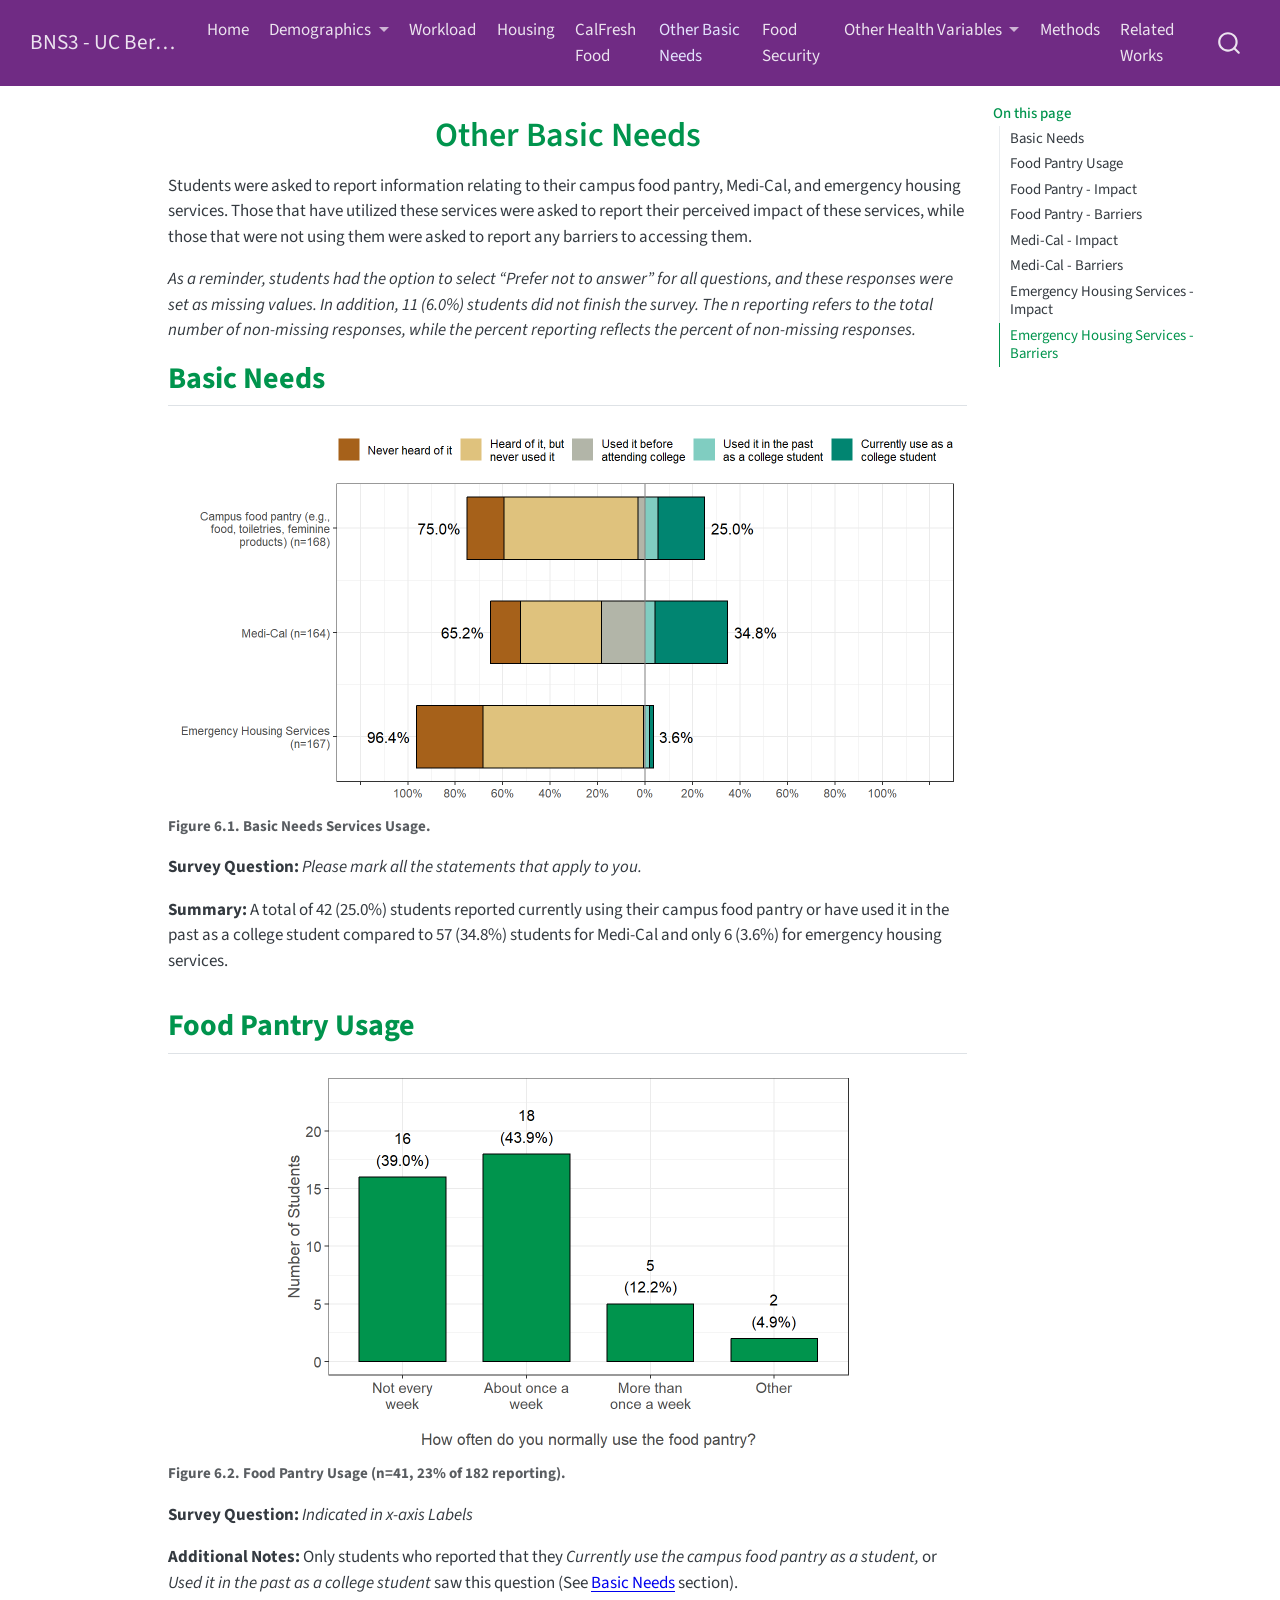
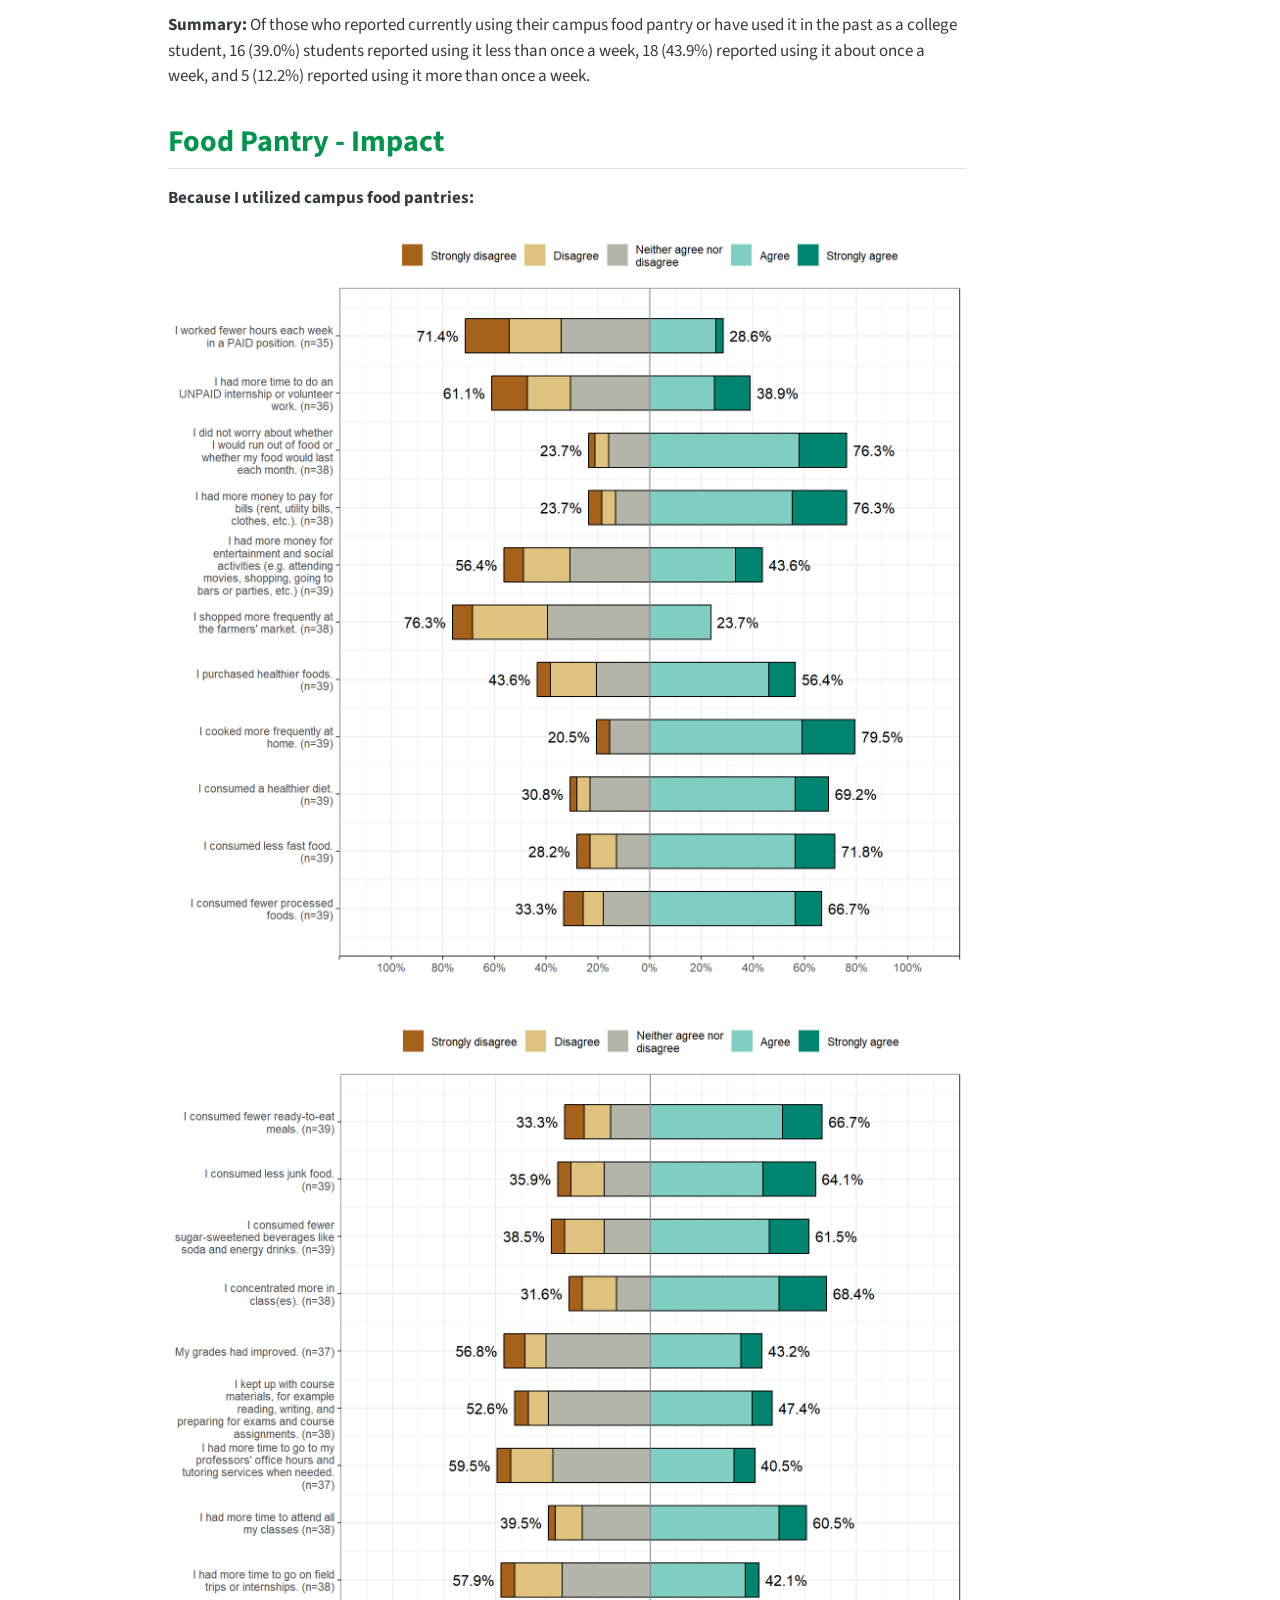
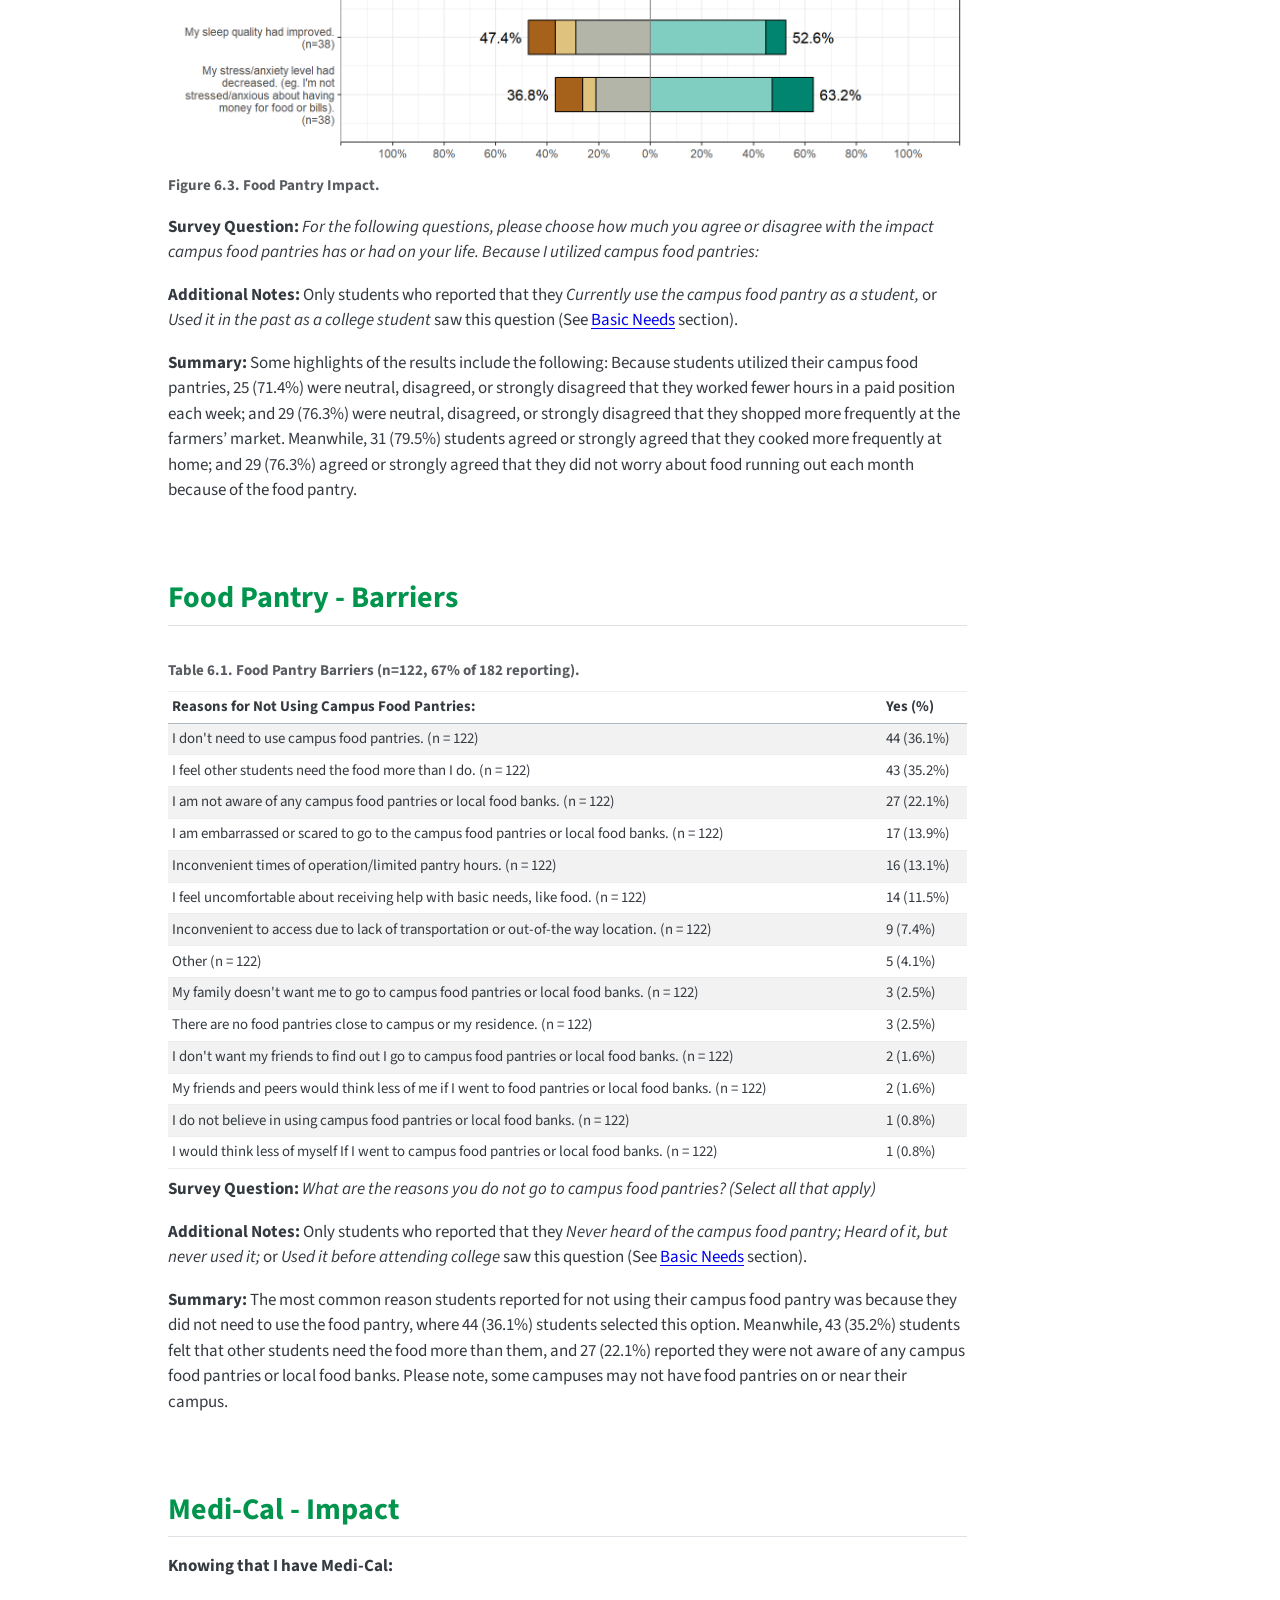
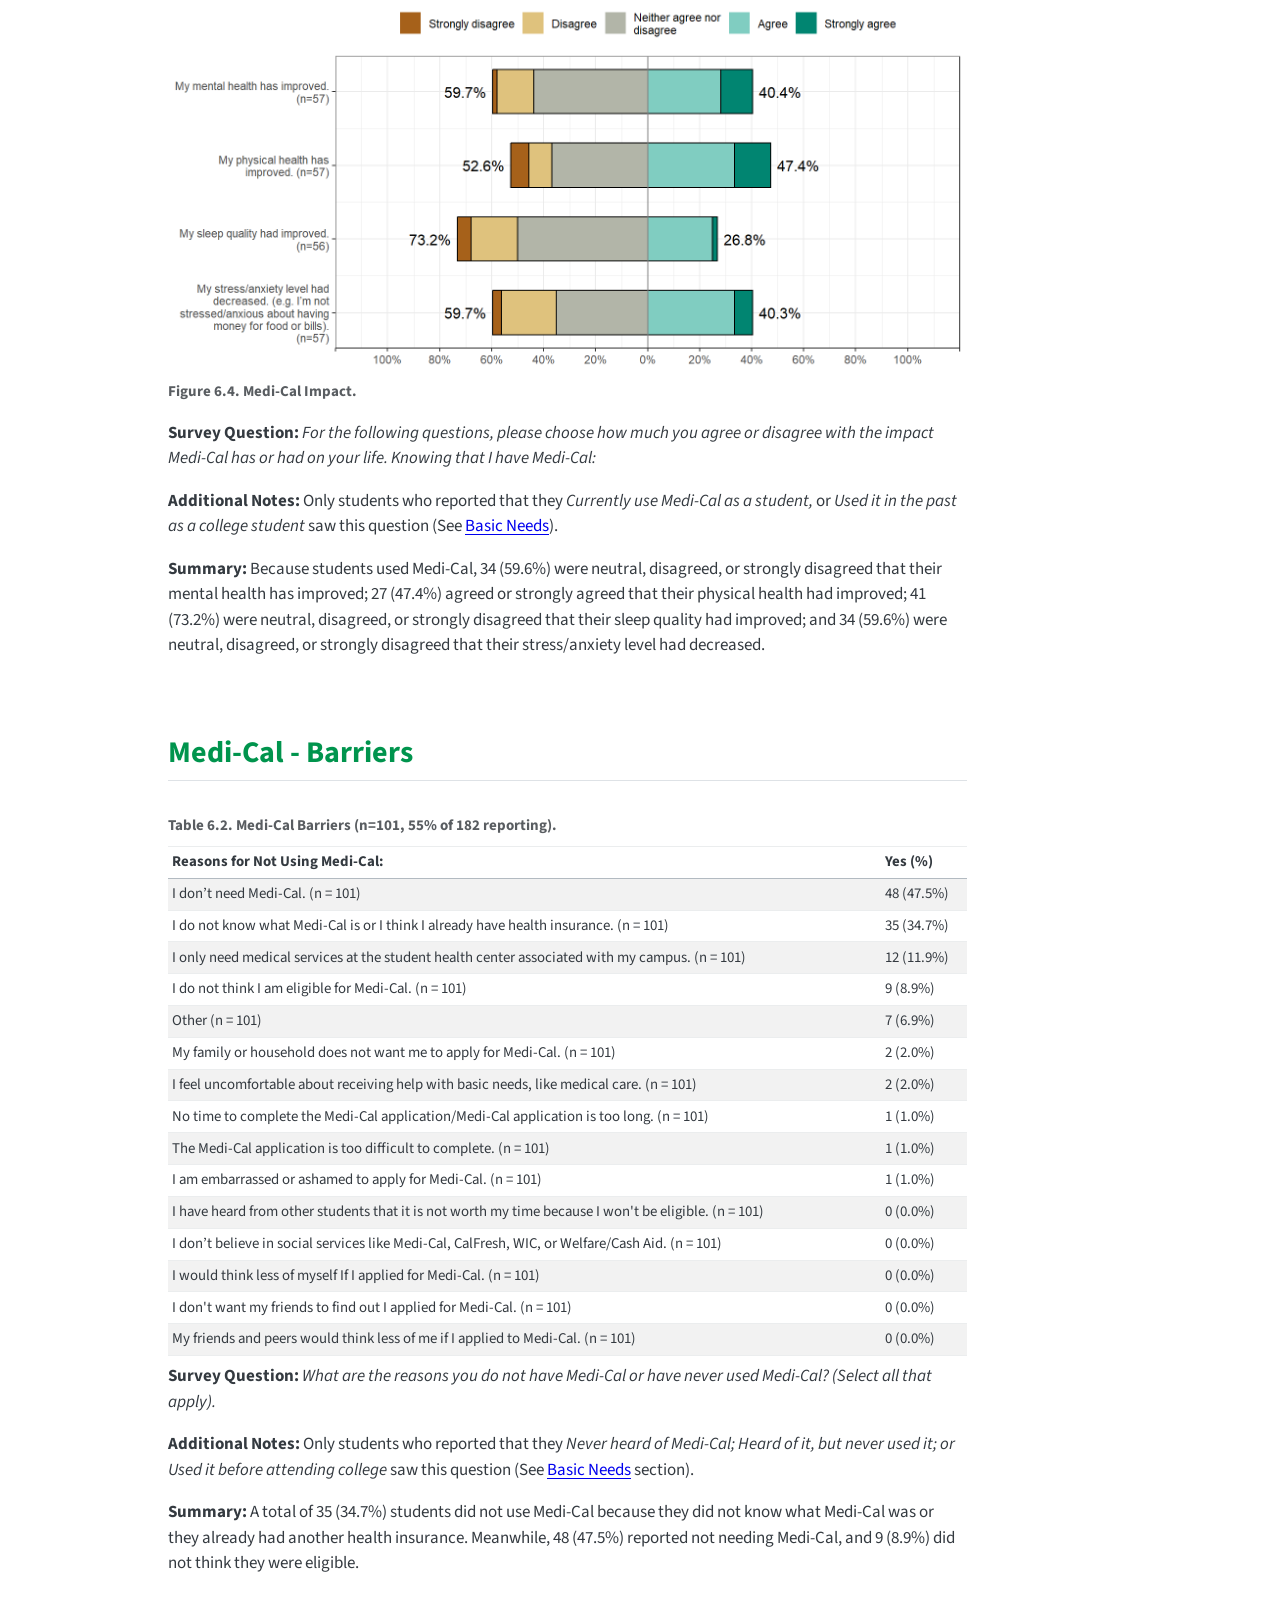
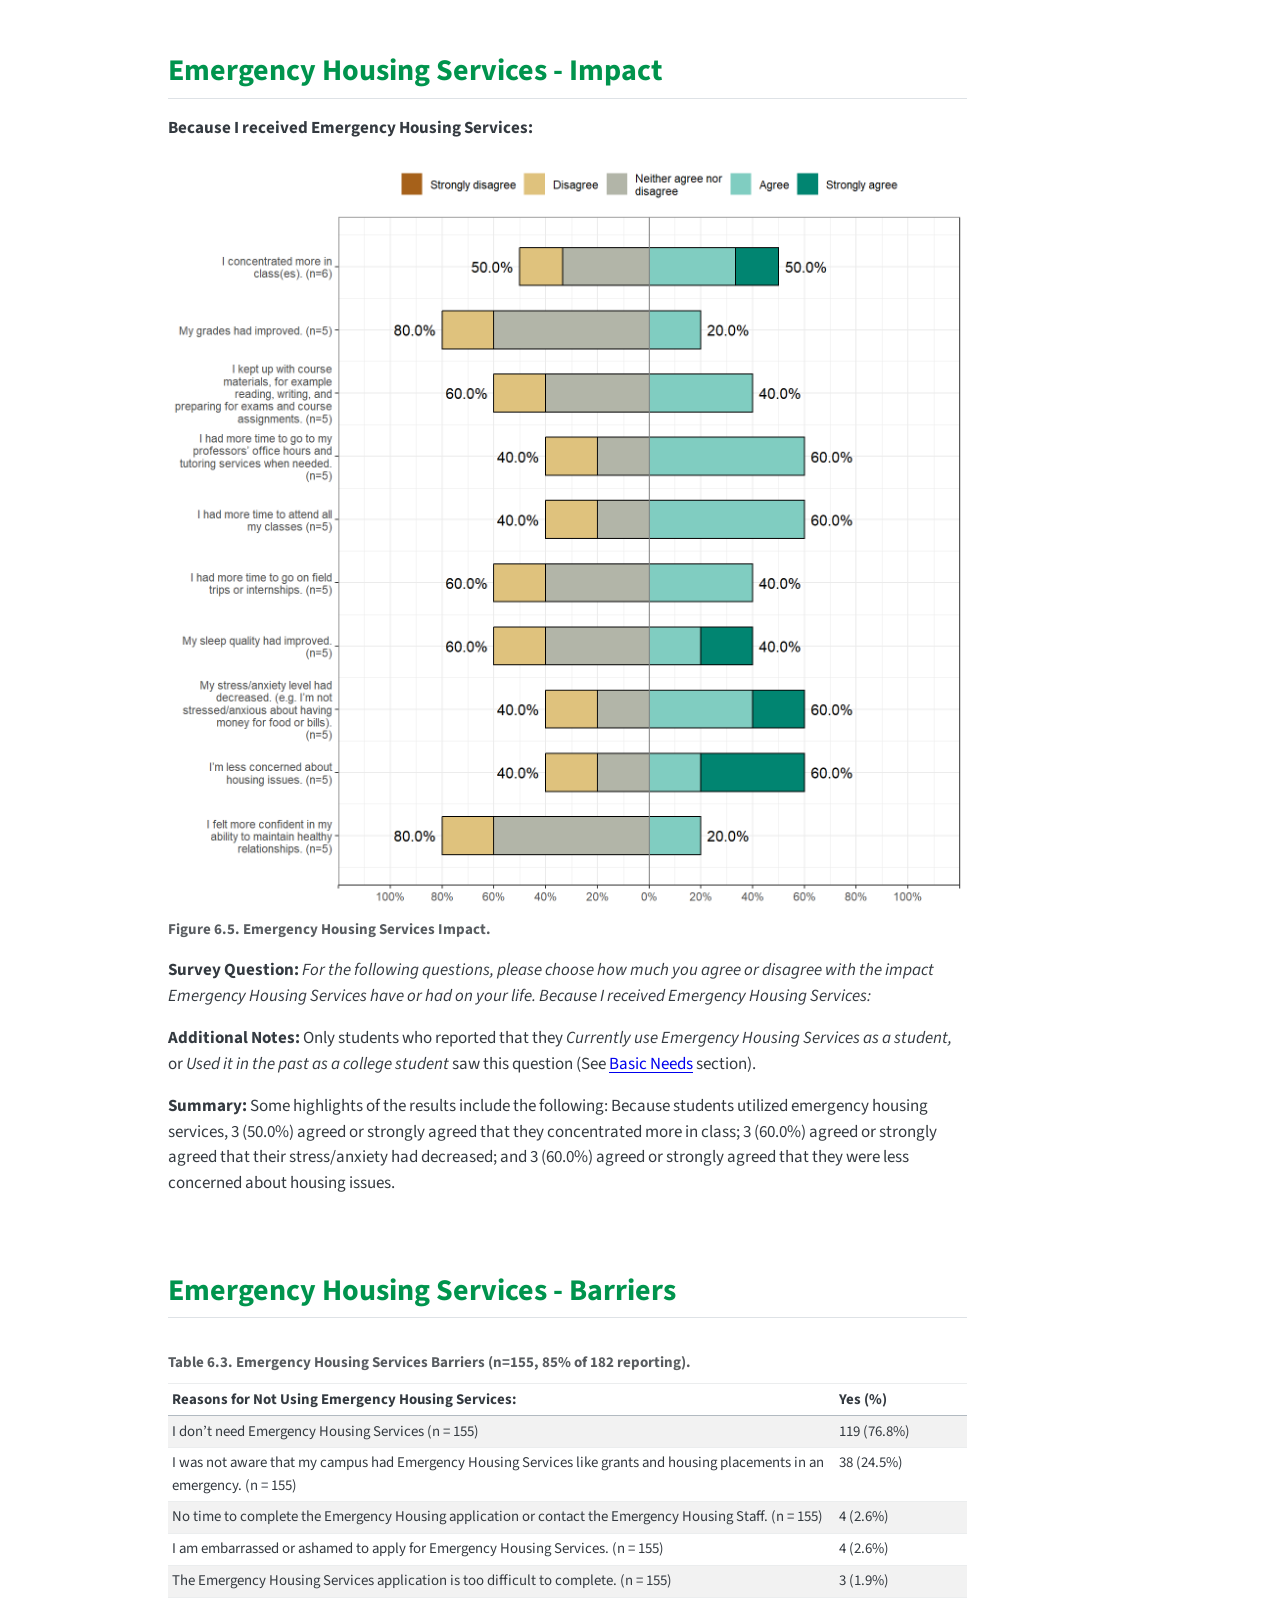
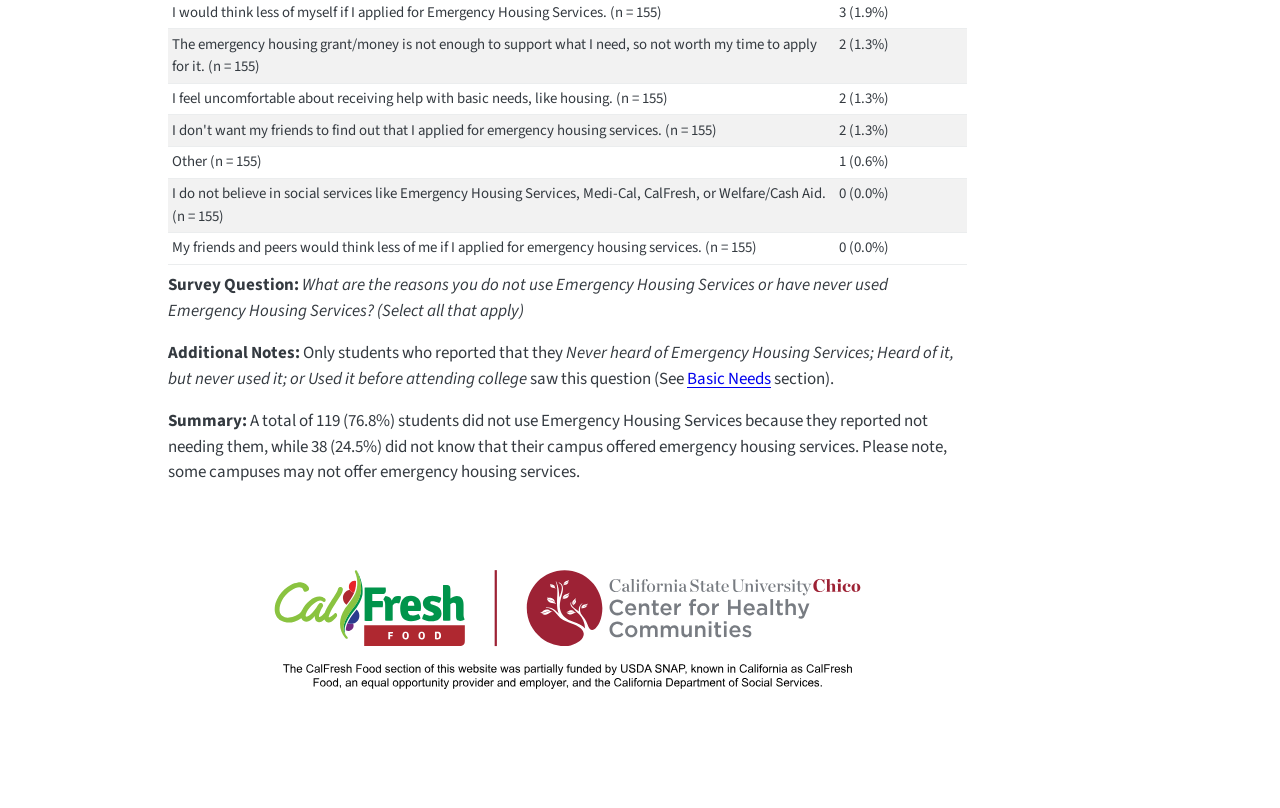
<file: docs/Other_Basic_Needs.html>
<!DOCTYPE html>
<html xmlns="http://www.w3.org/1999/xhtml" lang="en" xml:lang="en"><head>

<meta charset="utf-8">
<meta name="generator" content="quarto-1.5.57">

<meta name="viewport" content="width=device-width, initial-scale=1.0, user-scalable=yes">


<title>Other Basic Needs – BNS3 - UC Berkeley</title>
<style>
code{white-space: pre-wrap;}
span.smallcaps{font-variant: small-caps;}
div.columns{display: flex; gap: min(4vw, 1.5em);}
div.column{flex: auto; overflow-x: auto;}
div.hanging-indent{margin-left: 1.5em; text-indent: -1.5em;}
ul.task-list{list-style: none;}
ul.task-list li input[type="checkbox"] {
  width: 0.8em;
  margin: 0 0.8em 0.2em -1em; /* quarto-specific, see https://github.com/quarto-dev/quarto-cli/issues/4556 */ 
  vertical-align: middle;
}
</style>


<script src="site_libs/quarto-nav/quarto-nav.js"></script>
<script src="site_libs/quarto-nav/headroom.min.js"></script>
<script src="site_libs/clipboard/clipboard.min.js"></script>
<script src="site_libs/quarto-search/autocomplete.umd.js"></script>
<script src="site_libs/quarto-search/fuse.min.js"></script>
<script src="site_libs/quarto-search/quarto-search.js"></script>
<meta name="quarto:offset" content="./">
<script src="site_libs/quarto-html/quarto.js"></script>
<script src="site_libs/quarto-html/popper.min.js"></script>
<script src="site_libs/quarto-html/tippy.umd.min.js"></script>
<link href="site_libs/quarto-html/tippy.css" rel="stylesheet">
<link href="site_libs/quarto-html/quarto-syntax-highlighting.css" rel="stylesheet" id="quarto-text-highlighting-styles">
<script src="site_libs/bootstrap/bootstrap.min.js"></script>
<link href="site_libs/bootstrap/bootstrap-icons.css" rel="stylesheet">
<link href="site_libs/bootstrap/bootstrap.min.css" rel="stylesheet" id="quarto-bootstrap" data-mode="light">
<script id="quarto-search-options" type="application/json">{
  "location": "navbar",
  "copy-button": false,
  "collapse-after": 3,
  "panel-placement": "end",
  "type": "overlay",
  "limit": 50,
  "keyboard-shortcut": [
    "f",
    "/",
    "s"
  ],
  "show-item-context": false,
  "language": {
    "search-no-results-text": "No results",
    "search-matching-documents-text": "matching documents",
    "search-copy-link-title": "Copy link to search",
    "search-hide-matches-text": "Hide additional matches",
    "search-more-match-text": "more match in this document",
    "search-more-matches-text": "more matches in this document",
    "search-clear-button-title": "Clear",
    "search-text-placeholder": "",
    "search-detached-cancel-button-title": "Cancel",
    "search-submit-button-title": "Submit",
    "search-label": "Search"
  }
}</script>
<script src="site_libs/kePrint-0.0.1/kePrint.js"></script>

<link href="site_libs/lightable-0.0.1/lightable.css" rel="stylesheet">



</head>

<body class="nav-fixed">

<div id="quarto-search-results"></div>
  <header id="quarto-header" class="headroom fixed-top">
    <nav class="navbar navbar-expand-lg " data-bs-theme="dark">
      <div class="navbar-container container-fluid">
      <div class="navbar-brand-container mx-auto">
    <a class="navbar-brand" href="./index.html">
    <span class="navbar-title">BNS3 - UC Berkeley</span>
    </a>
  </div>
            <div id="quarto-search" class="" title="Search"></div>
          <button class="navbar-toggler" type="button" data-bs-toggle="collapse" data-bs-target="#navbarCollapse" aria-controls="navbarCollapse" role="menu" aria-expanded="false" aria-label="Toggle navigation" onclick="if (window.quartoToggleHeadroom) { window.quartoToggleHeadroom(); }">
  <span class="navbar-toggler-icon"></span>
</button>
          <div class="collapse navbar-collapse" id="navbarCollapse">
            <ul class="navbar-nav navbar-nav-scroll me-auto">
  <li class="nav-item">
    <a class="nav-link" href="./index.html"> 
<span class="menu-text">Home</span></a>
  </li>  
  <li class="nav-item dropdown ">
    <a class="nav-link dropdown-toggle" href="#" id="nav-menu-demographics" role="link" data-bs-toggle="dropdown" aria-expanded="false">
 <span class="menu-text">Demographics</span>
    </a>
    <ul class="dropdown-menu" aria-labelledby="nav-menu-demographics">    
        <li>
    <a class="dropdown-item" href="./Demographics.html">
 <span class="dropdown-text">Personal Demographics</span></a>
  </li>  
        <li>
    <a class="dropdown-item" href="./Academic_Profile.html">
 <span class="dropdown-text">Academic Profile</span></a>
  </li>  
    </ul>
  </li>
  <li class="nav-item">
    <a class="nav-link" href="./Workload.html"> 
<span class="menu-text">Workload</span></a>
  </li>  
  <li class="nav-item">
    <a class="nav-link" href="./Housing.html"> 
<span class="menu-text">Housing</span></a>
  </li>  
  <li class="nav-item">
    <a class="nav-link" href="./CalFresh.html"> 
<span class="menu-text">CalFresh Food</span></a>
  </li>  
  <li class="nav-item">
    <a class="nav-link active" href="./Other_Basic_Needs.html" aria-current="page"> 
<span class="menu-text">Other Basic Needs</span></a>
  </li>  
  <li class="nav-item">
    <a class="nav-link" href="./Food_Security.html"> 
<span class="menu-text">Food Security</span></a>
  </li>  
  <li class="nav-item dropdown ">
    <a class="nav-link dropdown-toggle" href="#" id="nav-menu-other-health-variables" role="link" data-bs-toggle="dropdown" aria-expanded="false">
 <span class="menu-text">Other Health Variables</span>
    </a>
    <ul class="dropdown-menu" aria-labelledby="nav-menu-other-health-variables">    
        <li>
    <a class="dropdown-item" href="./Eating_Habits.html">
 <span class="dropdown-text">Eating Habits</span></a>
  </li>  
        <li>
    <a class="dropdown-item" href="./Physical_Activity.html">
 <span class="dropdown-text">Physical Activity</span></a>
  </li>  
        <li>
    <a class="dropdown-item" href="./Mental_Health.html">
 <span class="dropdown-text">Mental Health</span></a>
  </li>  
    </ul>
  </li>
</ul>
            <ul class="navbar-nav navbar-nav-scroll ms-auto">
  <li class="nav-item">
    <a class="nav-link" href="https://chicocalfresh.github.io/BNS3_Statewide_Summary/Methods.html"> 
<span class="menu-text">Methods</span></a>
  </li>  
  <li class="nav-item">
    <a class="nav-link" href="https://chcchicostate.org/research-evaluation/"> 
<span class="menu-text">Related Works</span></a>
  </li>  
</ul>
          </div> <!-- /navcollapse -->
            <div class="quarto-navbar-tools">
</div>
      </div> <!-- /container-fluid -->
    </nav>
</header>
<!-- content -->
<div id="quarto-content" class="quarto-container page-columns page-rows-contents page-layout-article page-navbar">
<!-- sidebar -->
<!-- margin-sidebar -->
    <div id="quarto-margin-sidebar" class="sidebar margin-sidebar">
        <nav id="TOC" role="doc-toc" class="toc-active">
    <h2 id="toc-title">On this page</h2>
   
  <ul>
  <li><a href="#Basic-Needs" id="toc-Basic-Needs" class="nav-link active" data-scroll-target="#Basic-Needs">Basic Needs</a></li>
  <li><a href="#food-pantry-usage" id="toc-food-pantry-usage" class="nav-link" data-scroll-target="#food-pantry-usage">Food Pantry Usage</a></li>
  <li><a href="#food-pantry---impact" id="toc-food-pantry---impact" class="nav-link" data-scroll-target="#food-pantry---impact">Food Pantry - Impact</a></li>
  <li><a href="#food-pantry---barriers" id="toc-food-pantry---barriers" class="nav-link" data-scroll-target="#food-pantry---barriers">Food Pantry - Barriers</a></li>
  <li><a href="#medi-cal---impact" id="toc-medi-cal---impact" class="nav-link" data-scroll-target="#medi-cal---impact">Medi-Cal - Impact</a></li>
  <li><a href="#medi-cal---barriers" id="toc-medi-cal---barriers" class="nav-link" data-scroll-target="#medi-cal---barriers">Medi-Cal - Barriers</a></li>
  <li><a href="#emergency-housing-services---impact" id="toc-emergency-housing-services---impact" class="nav-link" data-scroll-target="#emergency-housing-services---impact">Emergency Housing Services - Impact</a></li>
  <li><a href="#emergency-housing-services---barriers" id="toc-emergency-housing-services---barriers" class="nav-link" data-scroll-target="#emergency-housing-services---barriers">Emergency Housing Services - Barriers</a></li>
  </ul>
</nav>
    </div>
<!-- main -->
<main class="content" id="quarto-document-content">

<header id="title-block-header" class="quarto-title-block default">
<div class="quarto-title">
<h1 class="title">Other Basic Needs</h1>
</div>



<div class="quarto-title-meta">

    
  
    
  </div>
  


</header>


<p>Students were asked to report information relating to their campus food pantry, Medi-Cal, and emergency housing services. Those that have utilized these services were asked to report their perceived impact of these services, while those that were not using them were asked to report any barriers to accessing them.</p>
<p><em>As a reminder, students had the option to select “Prefer not to answer” for all questions, and these responses were set as missing values. In addition, 11 (6.0%) students did not finish the survey. The n reporting refers to the total number of non-missing responses, while the percent reporting reflects the percent of non-missing responses.</em></p>
<section id="Basic-Needs" class="level2">
<h2 data-anchor-id="Basic-Needs">Basic Needs</h2>
<div class="cell" data-layout-align="center">
<div class="cell-output-display">
<div class="quarto-figure quarto-figure-center">
<figure class="figure">
<p><img src="Other_Basic_Needs_files/figure-html/unnamed-chunk-2-1.png" class="img-fluid figure-img" width="787"></p>
<figcaption>Figure 6.1. Basic Needs Services Usage.</figcaption>
</figure>
</div>
</div>
</div>
<p><strong>Survey Question:</strong> <em>Please mark all the statements that apply to you.</em></p>
<p><strong>Summary:</strong> A total of 42 (25.0%) students reported currently using their campus food pantry or have used it in the past as a college student compared to 57 (34.8%) students for Medi-Cal and only 6 (3.6%) for emergency housing services.</p>
</section>
<section id="food-pantry-usage" class="level2">
<h2 data-anchor-id="food-pantry-usage">Food Pantry Usage</h2>
<div class="cell" data-layout-align="center">
<div class="cell-output-display">
<div class="quarto-figure quarto-figure-center">
<figure class="figure">
<p><img src="Other_Basic_Needs_files/figure-html/unnamed-chunk-3-1.png" class="img-fluid figure-img" width="576"></p>
<figcaption>Figure 6.2. Food Pantry Usage (n=41, 23% of 182 reporting).</figcaption>
</figure>
</div>
</div>
</div>
<p><strong>Survey Question:</strong> <em>Indicated in x-axis Labels</em></p>
<p><strong>Additional Notes:</strong> Only students who reported that they <em>Currently use the campus food pantry as a student,</em> or <em>Used it in the past as a college student</em> saw this question (See <a href="#Basic-Needs">Basic Needs</a> section).</p>
<p><strong>Summary:</strong> Of those who reported currently using their campus food pantry or have used it in the past as a college student, 16 (39.0%) students reported using it less than once a week, 18 (43.9%) reported using it about once a week, and 5 (12.2%) reported using it more than once a week.</p>
</section>
<section id="food-pantry---impact" class="level2">
<h2 data-anchor-id="food-pantry---impact">Food Pantry - Impact</h2>
<p><strong>Because I utilized campus food pantries:</strong></p>
<div class="cell" data-layout-align="center">
<div class="cell-output-display">
<div class="quarto-figure quarto-figure-center">
<figure class="figure">
<p><img src="Other_Basic_Needs_files/figure-html/unnamed-chunk-4-1.png" class="img-fluid quarto-figure quarto-figure-center figure-img" width="816"></p>
</figure>
</div>
</div>
</div>
<div class="cell" data-layout-align="center">
<div class="cell-output-display">
<div class="quarto-figure quarto-figure-center">
<figure class="figure">
<p><img src="Other_Basic_Needs_files/figure-html/unnamed-chunk-5-1.png" class="img-fluid figure-img" width="816"></p>
<figcaption>Figure 6.3. Food Pantry Impact.</figcaption>
</figure>
</div>
</div>
</div>
<p><strong>Survey Question:</strong> <em>For the following questions, please choose how much you agree or disagree with the impact campus food pantries has or had on your life. Because I utilized campus food pantries:</em></p>
<p><strong>Additional Notes:</strong> Only students who reported that they <em>Currently use the campus food pantry as a student,</em> or <em>Used it in the past as a college student</em> saw this question (See <a href="#Basic-Needs">Basic Needs</a> section).</p>
<p><strong>Summary:</strong> Some highlights of the results include the following: Because students utilized their campus food pantries, 25 (71.4%) were neutral, disagreed, or strongly disagreed that they worked fewer hours in a paid position each week; and 29 (76.3%) were neutral, disagreed, or strongly disagreed that they shopped more frequently at the farmers’ market. Meanwhile, 31 (79.5%) students agreed or strongly agreed that they cooked more frequently at home; and 29 (76.3%) agreed or strongly agreed that they did not worry about food running out each month because of the food pantry.</p>
<p><br></p>
</section>
<section id="food-pantry---barriers" class="level2">
<h2 data-anchor-id="food-pantry---barriers">Food Pantry - Barriers</h2>
<div class="cell" data-layout-align="center">
<div class="cell-output-display">
<table class="table table-striped caption-top table-sm small" data-quarto-postprocess="true">
<caption>Table 6.1. Food Pantry Barriers (n=122, 67% of 182 reporting).</caption>
<thead>
<tr class="header">
<th style="text-align: left;" data-quarto-table-cell-role="th">Reasons for Not Using Campus Food Pantries:</th>
<th style="text-align: left;" data-quarto-table-cell-role="th">Yes (%)</th>
</tr>
</thead>
<tbody>
<tr class="odd">
<td style="text-align: left;">I don't need to use campus food pantries. (n = 122)</td>
<td style="text-align: left;">44 (36.1%)</td>
</tr>
<tr class="even">
<td style="text-align: left;">I feel other students need the food more than I do. (n = 122)</td>
<td style="text-align: left;">43 (35.2%)</td>
</tr>
<tr class="odd">
<td style="text-align: left;">I am not aware of any campus food pantries or local food banks. (n = 122)</td>
<td style="text-align: left;">27 (22.1%)</td>
</tr>
<tr class="even">
<td style="text-align: left;">I am embarrassed or scared to go to the campus food pantries or local food banks. (n = 122)</td>
<td style="text-align: left;">17 (13.9%)</td>
</tr>
<tr class="odd">
<td style="text-align: left;">Inconvenient times of operation/limited pantry hours. (n = 122)</td>
<td style="text-align: left;">16 (13.1%)</td>
</tr>
<tr class="even">
<td style="text-align: left;">I feel uncomfortable about receiving help with basic needs, like food. (n = 122)</td>
<td style="text-align: left;">14 (11.5%)</td>
</tr>
<tr class="odd">
<td style="text-align: left;">Inconvenient to access due to lack of transportation or out-of-the way location. (n = 122)</td>
<td style="text-align: left;">9 (7.4%)</td>
</tr>
<tr class="even">
<td style="text-align: left;">Other (n = 122)</td>
<td style="text-align: left;">5 (4.1%)</td>
</tr>
<tr class="odd">
<td style="text-align: left;">My family doesn't want me to go to campus food pantries or local food banks. (n = 122)</td>
<td style="text-align: left;">3 (2.5%)</td>
</tr>
<tr class="even">
<td style="text-align: left;">There are no food pantries close to campus or my residence. (n = 122)</td>
<td style="text-align: left;">3 (2.5%)</td>
</tr>
<tr class="odd">
<td style="text-align: left;">I don't want my friends to find out I go to campus food pantries or local food banks. (n = 122)</td>
<td style="text-align: left;">2 (1.6%)</td>
</tr>
<tr class="even">
<td style="text-align: left;">My friends and peers would think less of me if I went to food pantries or local food banks. (n = 122)</td>
<td style="text-align: left;">2 (1.6%)</td>
</tr>
<tr class="odd">
<td style="text-align: left;">I do not believe in using campus food pantries or local food banks. (n = 122)</td>
<td style="text-align: left;">1 (0.8%)</td>
</tr>
<tr class="even">
<td style="text-align: left;">I would think less of myself If I went to campus food pantries or local food banks. (n = 122)</td>
<td style="text-align: left;">1 (0.8%)</td>
</tr>
</tbody>
</table>


</div>
</div>
<p><strong>Survey Question:</strong> <em>What are the reasons you do not go to campus food pantries? (Select all that apply)</em></p>
<p><strong>Additional Notes:</strong> Only students who reported that they <em>Never heard of the campus food pantry;</em> <em>Heard of it, but never used it;</em> or <em>Used it before attending college</em> saw this question (See <a href="#Basic-Needs">Basic Needs</a> section).</p>
<p><strong>Summary:</strong> The most common reason students reported for not using their campus food pantry was because they did not need to use the food pantry, where 44 (36.1%) students selected this option. Meanwhile, 43 (35.2%) students felt that other students need the food more than them, and 27 (22.1%) reported they were not aware of any campus food pantries or local food banks. Please note, some campuses may not have food pantries on or near their campus.</p>
<p><br></p>
</section>
<section id="medi-cal---impact" class="level2">
<h2 data-anchor-id="medi-cal---impact">Medi-Cal - Impact</h2>
<p><strong>Knowing that I have Medi-Cal:</strong></p>
<div class="cell" data-layout-align="center">
<div class="cell-output-display">
<div class="quarto-figure quarto-figure-center">
<figure class="figure">
<p><img src="Other_Basic_Needs_files/figure-html/unnamed-chunk-7-1.png" class="img-fluid figure-img" width="816"></p>
<figcaption>Figure 6.4. Medi-Cal Impact.</figcaption>
</figure>
</div>
</div>
</div>
<p><strong>Survey Question:</strong> <em>For the following questions, please choose how much you agree or disagree with the impact Medi-Cal has or had on your life. Knowing that I have Medi-Cal:</em></p>
<p><strong>Additional Notes:</strong> Only students who reported that they <em>Currently use Medi-Cal as a student,</em> or <em>Used it in the past as a college student</em> saw this question (See <a href="#Basic-Needs">Basic Needs</a>).</p>
<p><strong>Summary:</strong> Because students used Medi-Cal, 34 (59.6%) were neutral, disagreed, or strongly disagreed that their mental health has improved; 27 (47.4%) agreed or strongly agreed that their physical health had improved; 41 (73.2%) were neutral, disagreed, or strongly disagreed that their sleep quality had improved; and 34 (59.6%) were neutral, disagreed, or strongly disagreed that their stress/anxiety level had decreased.</p>
<p><br></p>
</section>
<section id="medi-cal---barriers" class="level2">
<h2 data-anchor-id="medi-cal---barriers">Medi-Cal - Barriers</h2>
<div class="cell" data-layout-align="center">
<div class="cell-output-display">
<table class="table table-striped caption-top table-sm small" data-quarto-postprocess="true">
<caption>Table 6.2. Medi-Cal Barriers (n=101, 55% of 182 reporting).</caption>
<thead>
<tr class="header">
<th style="text-align: left;" data-quarto-table-cell-role="th">Reasons for Not Using Medi-Cal:</th>
<th style="text-align: left;" data-quarto-table-cell-role="th">Yes (%)</th>
</tr>
</thead>
<tbody>
<tr class="odd">
<td style="text-align: left;">I don’t need Medi-Cal. (n = 101)</td>
<td style="text-align: left;">48 (47.5%)</td>
</tr>
<tr class="even">
<td style="text-align: left;">I do not know what Medi-Cal is or I think I already have health insurance. (n = 101)</td>
<td style="text-align: left;">35 (34.7%)</td>
</tr>
<tr class="odd">
<td style="text-align: left;">I only need medical services at the student health center associated with my campus. (n = 101)</td>
<td style="text-align: left;">12 (11.9%)</td>
</tr>
<tr class="even">
<td style="text-align: left;">I do not think I am eligible for Medi-Cal. (n = 101)</td>
<td style="text-align: left;">9 (8.9%)</td>
</tr>
<tr class="odd">
<td style="text-align: left;">Other (n = 101)</td>
<td style="text-align: left;">7 (6.9%)</td>
</tr>
<tr class="even">
<td style="text-align: left;">My family or household does not want me to apply for Medi-Cal. (n = 101)</td>
<td style="text-align: left;">2 (2.0%)</td>
</tr>
<tr class="odd">
<td style="text-align: left;">I feel uncomfortable about receiving help with basic needs, like medical care. (n = 101)</td>
<td style="text-align: left;">2 (2.0%)</td>
</tr>
<tr class="even">
<td style="text-align: left;">No time to complete the Medi-Cal application/Medi-Cal application is too long. (n = 101)</td>
<td style="text-align: left;">1 (1.0%)</td>
</tr>
<tr class="odd">
<td style="text-align: left;">The Medi-Cal application is too difficult to complete. (n = 101)</td>
<td style="text-align: left;">1 (1.0%)</td>
</tr>
<tr class="even">
<td style="text-align: left;">I am embarrassed or ashamed to apply for Medi-Cal. (n = 101)</td>
<td style="text-align: left;">1 (1.0%)</td>
</tr>
<tr class="odd">
<td style="text-align: left;">I have heard from other students that it is not worth my time because I won't be eligible. (n = 101)</td>
<td style="text-align: left;">0 (0.0%)</td>
</tr>
<tr class="even">
<td style="text-align: left;">I don’t believe in social services like Medi-Cal, CalFresh, WIC, or Welfare/Cash Aid. (n = 101)</td>
<td style="text-align: left;">0 (0.0%)</td>
</tr>
<tr class="odd">
<td style="text-align: left;">I would think less of myself If I applied for Medi-Cal. (n = 101)</td>
<td style="text-align: left;">0 (0.0%)</td>
</tr>
<tr class="even">
<td style="text-align: left;">I don't want my friends to find out I applied for Medi-Cal. (n = 101)</td>
<td style="text-align: left;">0 (0.0%)</td>
</tr>
<tr class="odd">
<td style="text-align: left;">My friends and peers would think less of me if I applied to Medi-Cal. (n = 101)</td>
<td style="text-align: left;">0 (0.0%)</td>
</tr>
</tbody>
</table>


</div>
</div>
<p><strong>Survey Question:</strong> <em>What are the reasons you do not have Medi-Cal or have never used Medi-Cal? (Select all that apply).</em></p>
<p><strong>Additional Notes:</strong> Only students who reported that they <em>Never heard of Medi-Cal; Heard of it, but never used it; or Used it before attending college</em> saw this question (See <a href="#Basic-Needs">Basic Needs</a> section).</p>
<p><strong>Summary:</strong> A total of 35 (34.7%) students did not use Medi-Cal because they did not know what Medi-Cal was or they already had another health insurance. Meanwhile, 48 (47.5%) reported not needing Medi-Cal, and 9 (8.9%) did not think they were eligible.</p>
<p><br></p>
</section>
<section id="emergency-housing-services---impact" class="level2">
<h2 data-anchor-id="emergency-housing-services---impact">Emergency Housing Services - Impact</h2>
<p><strong>Because I received Emergency Housing Services:</strong></p>
<div class="cell" data-layout-align="center">
<div class="cell-output-display">
<div class="quarto-figure quarto-figure-center">
<figure class="figure">
<p><img src="Other_Basic_Needs_files/figure-html/unnamed-chunk-9-1.png" class="img-fluid figure-img" width="816"></p>
<figcaption>Figure 6.5. Emergency Housing Services Impact.</figcaption>
</figure>
</div>
</div>
</div>
<p><strong>Survey Question:</strong> <em>For the following questions, please choose how much you agree or disagree with the impact Emergency Housing Services have or had on your life. Because I received Emergency Housing Services:</em></p>
<p><strong>Additional Notes:</strong> Only students who reported that they <em>Currently use Emergency Housing Services as a student,</em> or <em>Used it in the past as a college student</em> saw this question (See <a href="#Basic-Needs">Basic Needs</a> section).</p>
<p><strong>Summary:</strong> Some highlights of the results include the following: Because students utilized emergency housing services, 3 (50.0%) agreed or strongly agreed that they concentrated more in class; 3 (60.0%) agreed or strongly agreed that their stress/anxiety had decreased; and 3 (60.0%) agreed or strongly agreed that they were less concerned about housing issues.</p>
<p><br></p>
</section>
<section id="emergency-housing-services---barriers" class="level2">
<h2 data-anchor-id="emergency-housing-services---barriers">Emergency Housing Services - Barriers</h2>
<div class="cell" data-layout-align="center">
<div class="cell-output-display">
<table class="table table-striped caption-top table-sm small" data-quarto-postprocess="true">
<caption>Table 6.3. Emergency Housing Services Barriers (n=155, 85% of 182 reporting).</caption>
<thead>
<tr class="header">
<th style="text-align: left;" data-quarto-table-cell-role="th">Reasons for Not Using Emergency Housing Services:</th>
<th style="text-align: left;" data-quarto-table-cell-role="th">Yes (%)</th>
</tr>
</thead>
<tbody>
<tr class="odd">
<td style="text-align: left;">I don’t need Emergency Housing Services (n = 155)</td>
<td style="text-align: left; width: 3.5cm;">119 (76.8%)</td>
</tr>
<tr class="even">
<td style="text-align: left;">I was not aware that my campus had Emergency Housing Services like grants and housing placements in an emergency. (n = 155)</td>
<td style="text-align: left; width: 3.5cm;">38 (24.5%)</td>
</tr>
<tr class="odd">
<td style="text-align: left;">No time to complete the Emergency Housing application or contact the Emergency Housing Staff. (n = 155)</td>
<td style="text-align: left; width: 3.5cm;">4 (2.6%)</td>
</tr>
<tr class="even">
<td style="text-align: left;">I am embarrassed or ashamed to apply for Emergency Housing Services. (n = 155)</td>
<td style="text-align: left; width: 3.5cm;">4 (2.6%)</td>
</tr>
<tr class="odd">
<td style="text-align: left;">The Emergency Housing Services application is too difficult to complete. (n = 155)</td>
<td style="text-align: left; width: 3.5cm;">3 (1.9%)</td>
</tr>
<tr class="even">
<td style="text-align: left;">I would think less of myself if I applied for Emergency Housing Services. (n = 155)</td>
<td style="text-align: left; width: 3.5cm;">3 (1.9%)</td>
</tr>
<tr class="odd">
<td style="text-align: left;">The emergency housing grant/money is not enough to support what I need, so not worth my time to apply for it. (n = 155)</td>
<td style="text-align: left; width: 3.5cm;">2 (1.3%)</td>
</tr>
<tr class="even">
<td style="text-align: left;">I feel uncomfortable about receiving help with basic needs, like housing. (n = 155)</td>
<td style="text-align: left; width: 3.5cm;">2 (1.3%)</td>
</tr>
<tr class="odd">
<td style="text-align: left;">I don't want my friends to find out that I applied for emergency housing services. (n = 155)</td>
<td style="text-align: left; width: 3.5cm;">2 (1.3%)</td>
</tr>
<tr class="even">
<td style="text-align: left;">Other (n = 155)</td>
<td style="text-align: left; width: 3.5cm;">1 (0.6%)</td>
</tr>
<tr class="odd">
<td style="text-align: left;">I do not believe in social services like Emergency Housing Services, Medi-Cal, CalFresh, or Welfare/Cash Aid. (n = 155)</td>
<td style="text-align: left; width: 3.5cm;">0 (0.0%)</td>
</tr>
<tr class="even">
<td style="text-align: left;">My friends and peers would think less of me if I applied for emergency housing services. (n = 155)</td>
<td style="text-align: left; width: 3.5cm;">0 (0.0%)</td>
</tr>
</tbody>
</table>


</div>
</div>
<p><strong>Survey Question:</strong> <em>What are the reasons you do not use Emergency Housing Services or have never used Emergency Housing Services? (Select all that apply)</em></p>
<p><strong>Additional Notes:</strong> Only students who reported that they <em>Never heard of Emergency Housing Services; Heard of it, but never used it; or Used it before attending college</em> saw this question (See <a href="#Basic-Needs">Basic Needs</a> section).</p>
<p><strong>Summary:</strong> A total of 119 (76.8%) students did not use Emergency Housing Services because they reported not needing them, while 38 (24.5%) did not know that their campus offered emergency housing services. Please note, some campuses may not offer emergency housing services.</p>
<p><br></p>
<div class="columns">
<div class="column" style="width:10%;">

</div><div class="column" style="width:80%;">
<div style="text-align: center;">
<p><img src="bns_statewide_logo_array.svg" alt="CHC Logo" width="auto" height="auto"></p>
</div>
</div><div class="column" style="width:10%;">

</div>
</div>


</section>

</main> <!-- /main -->
<script id="quarto-html-after-body" type="application/javascript">
window.document.addEventListener("DOMContentLoaded", function (event) {
  const toggleBodyColorMode = (bsSheetEl) => {
    const mode = bsSheetEl.getAttribute("data-mode");
    const bodyEl = window.document.querySelector("body");
    if (mode === "dark") {
      bodyEl.classList.add("quarto-dark");
      bodyEl.classList.remove("quarto-light");
    } else {
      bodyEl.classList.add("quarto-light");
      bodyEl.classList.remove("quarto-dark");
    }
  }
  const toggleBodyColorPrimary = () => {
    const bsSheetEl = window.document.querySelector("link#quarto-bootstrap");
    if (bsSheetEl) {
      toggleBodyColorMode(bsSheetEl);
    }
  }
  toggleBodyColorPrimary();  
  const isCodeAnnotation = (el) => {
    for (const clz of el.classList) {
      if (clz.startsWith('code-annotation-')) {                     
        return true;
      }
    }
    return false;
  }
  const onCopySuccess = function(e) {
    // button target
    const button = e.trigger;
    // don't keep focus
    button.blur();
    // flash "checked"
    button.classList.add('code-copy-button-checked');
    var currentTitle = button.getAttribute("title");
    button.setAttribute("title", "Copied!");
    let tooltip;
    if (window.bootstrap) {
      button.setAttribute("data-bs-toggle", "tooltip");
      button.setAttribute("data-bs-placement", "left");
      button.setAttribute("data-bs-title", "Copied!");
      tooltip = new bootstrap.Tooltip(button, 
        { trigger: "manual", 
          customClass: "code-copy-button-tooltip",
          offset: [0, -8]});
      tooltip.show();    
    }
    setTimeout(function() {
      if (tooltip) {
        tooltip.hide();
        button.removeAttribute("data-bs-title");
        button.removeAttribute("data-bs-toggle");
        button.removeAttribute("data-bs-placement");
      }
      button.setAttribute("title", currentTitle);
      button.classList.remove('code-copy-button-checked');
    }, 1000);
    // clear code selection
    e.clearSelection();
  }
  const getTextToCopy = function(trigger) {
      const codeEl = trigger.previousElementSibling.cloneNode(true);
      for (const childEl of codeEl.children) {
        if (isCodeAnnotation(childEl)) {
          childEl.remove();
        }
      }
      return codeEl.innerText;
  }
  const clipboard = new window.ClipboardJS('.code-copy-button:not([data-in-quarto-modal])', {
    text: getTextToCopy
  });
  clipboard.on('success', onCopySuccess);
  if (window.document.getElementById('quarto-embedded-source-code-modal')) {
    // For code content inside modals, clipBoardJS needs to be initialized with a container option
    // TODO: Check when it could be a function (https://github.com/zenorocha/clipboard.js/issues/860)
    const clipboardModal = new window.ClipboardJS('.code-copy-button[data-in-quarto-modal]', {
      text: getTextToCopy,
      container: window.document.getElementById('quarto-embedded-source-code-modal')
    });
    clipboardModal.on('success', onCopySuccess);
  }
    var localhostRegex = new RegExp(/^(?:http|https):\/\/localhost\:?[0-9]*\//);
    var mailtoRegex = new RegExp(/^mailto:/);
      var filterRegex = new RegExp('/' + window.location.host + '/');
    var isInternal = (href) => {
        return filterRegex.test(href) || localhostRegex.test(href) || mailtoRegex.test(href);
    }
    // Inspect non-navigation links and adorn them if external
 	var links = window.document.querySelectorAll('a[href]:not(.nav-link):not(.navbar-brand):not(.toc-action):not(.sidebar-link):not(.sidebar-item-toggle):not(.pagination-link):not(.no-external):not([aria-hidden]):not(.dropdown-item):not(.quarto-navigation-tool):not(.about-link)');
    for (var i=0; i<links.length; i++) {
      const link = links[i];
      if (!isInternal(link.href)) {
        // undo the damage that might have been done by quarto-nav.js in the case of
        // links that we want to consider external
        if (link.dataset.originalHref !== undefined) {
          link.href = link.dataset.originalHref;
        }
      }
    }
  function tippyHover(el, contentFn, onTriggerFn, onUntriggerFn) {
    const config = {
      allowHTML: true,
      maxWidth: 500,
      delay: 100,
      arrow: false,
      appendTo: function(el) {
          return el.parentElement;
      },
      interactive: true,
      interactiveBorder: 10,
      theme: 'quarto',
      placement: 'bottom-start',
    };
    if (contentFn) {
      config.content = contentFn;
    }
    if (onTriggerFn) {
      config.onTrigger = onTriggerFn;
    }
    if (onUntriggerFn) {
      config.onUntrigger = onUntriggerFn;
    }
    window.tippy(el, config); 
  }
  const noterefs = window.document.querySelectorAll('a[role="doc-noteref"]');
  for (var i=0; i<noterefs.length; i++) {
    const ref = noterefs[i];
    tippyHover(ref, function() {
      // use id or data attribute instead here
      let href = ref.getAttribute('data-footnote-href') || ref.getAttribute('href');
      try { href = new URL(href).hash; } catch {}
      const id = href.replace(/^#\/?/, "");
      const note = window.document.getElementById(id);
      if (note) {
        return note.innerHTML;
      } else {
        return "";
      }
    });
  }
  const xrefs = window.document.querySelectorAll('a.quarto-xref');
  const processXRef = (id, note) => {
    // Strip column container classes
    const stripColumnClz = (el) => {
      el.classList.remove("page-full", "page-columns");
      if (el.children) {
        for (const child of el.children) {
          stripColumnClz(child);
        }
      }
    }
    stripColumnClz(note)
    if (id === null || id.startsWith('sec-')) {
      // Special case sections, only their first couple elements
      const container = document.createElement("div");
      if (note.children && note.children.length > 2) {
        container.appendChild(note.children[0].cloneNode(true));
        for (let i = 1; i < note.children.length; i++) {
          const child = note.children[i];
          if (child.tagName === "P" && child.innerText === "") {
            continue;
          } else {
            container.appendChild(child.cloneNode(true));
            break;
          }
        }
        if (window.Quarto?.typesetMath) {
          window.Quarto.typesetMath(container);
        }
        return container.innerHTML
      } else {
        if (window.Quarto?.typesetMath) {
          window.Quarto.typesetMath(note);
        }
        return note.innerHTML;
      }
    } else {
      // Remove any anchor links if they are present
      const anchorLink = note.querySelector('a.anchorjs-link');
      if (anchorLink) {
        anchorLink.remove();
      }
      if (window.Quarto?.typesetMath) {
        window.Quarto.typesetMath(note);
      }
      // TODO in 1.5, we should make sure this works without a callout special case
      if (note.classList.contains("callout")) {
        return note.outerHTML;
      } else {
        return note.innerHTML;
      }
    }
  }
  for (var i=0; i<xrefs.length; i++) {
    const xref = xrefs[i];
    tippyHover(xref, undefined, function(instance) {
      instance.disable();
      let url = xref.getAttribute('href');
      let hash = undefined; 
      if (url.startsWith('#')) {
        hash = url;
      } else {
        try { hash = new URL(url).hash; } catch {}
      }
      if (hash) {
        const id = hash.replace(/^#\/?/, "");
        const note = window.document.getElementById(id);
        if (note !== null) {
          try {
            const html = processXRef(id, note.cloneNode(true));
            instance.setContent(html);
          } finally {
            instance.enable();
            instance.show();
          }
        } else {
          // See if we can fetch this
          fetch(url.split('#')[0])
          .then(res => res.text())
          .then(html => {
            const parser = new DOMParser();
            const htmlDoc = parser.parseFromString(html, "text/html");
            const note = htmlDoc.getElementById(id);
            if (note !== null) {
              const html = processXRef(id, note);
              instance.setContent(html);
            } 
          }).finally(() => {
            instance.enable();
            instance.show();
          });
        }
      } else {
        // See if we can fetch a full url (with no hash to target)
        // This is a special case and we should probably do some content thinning / targeting
        fetch(url)
        .then(res => res.text())
        .then(html => {
          const parser = new DOMParser();
          const htmlDoc = parser.parseFromString(html, "text/html");
          const note = htmlDoc.querySelector('main.content');
          if (note !== null) {
            // This should only happen for chapter cross references
            // (since there is no id in the URL)
            // remove the first header
            if (note.children.length > 0 && note.children[0].tagName === "HEADER") {
              note.children[0].remove();
            }
            const html = processXRef(null, note);
            instance.setContent(html);
          } 
        }).finally(() => {
          instance.enable();
          instance.show();
        });
      }
    }, function(instance) {
    });
  }
      let selectedAnnoteEl;
      const selectorForAnnotation = ( cell, annotation) => {
        let cellAttr = 'data-code-cell="' + cell + '"';
        let lineAttr = 'data-code-annotation="' +  annotation + '"';
        const selector = 'span[' + cellAttr + '][' + lineAttr + ']';
        return selector;
      }
      const selectCodeLines = (annoteEl) => {
        const doc = window.document;
        const targetCell = annoteEl.getAttribute("data-target-cell");
        const targetAnnotation = annoteEl.getAttribute("data-target-annotation");
        const annoteSpan = window.document.querySelector(selectorForAnnotation(targetCell, targetAnnotation));
        const lines = annoteSpan.getAttribute("data-code-lines").split(",");
        const lineIds = lines.map((line) => {
          return targetCell + "-" + line;
        })
        let top = null;
        let height = null;
        let parent = null;
        if (lineIds.length > 0) {
            //compute the position of the single el (top and bottom and make a div)
            const el = window.document.getElementById(lineIds[0]);
            top = el.offsetTop;
            height = el.offsetHeight;
            parent = el.parentElement.parentElement;
          if (lineIds.length > 1) {
            const lastEl = window.document.getElementById(lineIds[lineIds.length - 1]);
            const bottom = lastEl.offsetTop + lastEl.offsetHeight;
            height = bottom - top;
          }
          if (top !== null && height !== null && parent !== null) {
            // cook up a div (if necessary) and position it 
            let div = window.document.getElementById("code-annotation-line-highlight");
            if (div === null) {
              div = window.document.createElement("div");
              div.setAttribute("id", "code-annotation-line-highlight");
              div.style.position = 'absolute';
              parent.appendChild(div);
            }
            div.style.top = top - 2 + "px";
            div.style.height = height + 4 + "px";
            div.style.left = 0;
            let gutterDiv = window.document.getElementById("code-annotation-line-highlight-gutter");
            if (gutterDiv === null) {
              gutterDiv = window.document.createElement("div");
              gutterDiv.setAttribute("id", "code-annotation-line-highlight-gutter");
              gutterDiv.style.position = 'absolute';
              const codeCell = window.document.getElementById(targetCell);
              const gutter = codeCell.querySelector('.code-annotation-gutter');
              gutter.appendChild(gutterDiv);
            }
            gutterDiv.style.top = top - 2 + "px";
            gutterDiv.style.height = height + 4 + "px";
          }
          selectedAnnoteEl = annoteEl;
        }
      };
      const unselectCodeLines = () => {
        const elementsIds = ["code-annotation-line-highlight", "code-annotation-line-highlight-gutter"];
        elementsIds.forEach((elId) => {
          const div = window.document.getElementById(elId);
          if (div) {
            div.remove();
          }
        });
        selectedAnnoteEl = undefined;
      };
        // Handle positioning of the toggle
    window.addEventListener(
      "resize",
      throttle(() => {
        elRect = undefined;
        if (selectedAnnoteEl) {
          selectCodeLines(selectedAnnoteEl);
        }
      }, 10)
    );
    function throttle(fn, ms) {
    let throttle = false;
    let timer;
      return (...args) => {
        if(!throttle) { // first call gets through
            fn.apply(this, args);
            throttle = true;
        } else { // all the others get throttled
            if(timer) clearTimeout(timer); // cancel #2
            timer = setTimeout(() => {
              fn.apply(this, args);
              timer = throttle = false;
            }, ms);
        }
      };
    }
      // Attach click handler to the DT
      const annoteDls = window.document.querySelectorAll('dt[data-target-cell]');
      for (const annoteDlNode of annoteDls) {
        annoteDlNode.addEventListener('click', (event) => {
          const clickedEl = event.target;
          if (clickedEl !== selectedAnnoteEl) {
            unselectCodeLines();
            const activeEl = window.document.querySelector('dt[data-target-cell].code-annotation-active');
            if (activeEl) {
              activeEl.classList.remove('code-annotation-active');
            }
            selectCodeLines(clickedEl);
            clickedEl.classList.add('code-annotation-active');
          } else {
            // Unselect the line
            unselectCodeLines();
            clickedEl.classList.remove('code-annotation-active');
          }
        });
      }
  const findCites = (el) => {
    const parentEl = el.parentElement;
    if (parentEl) {
      const cites = parentEl.dataset.cites;
      if (cites) {
        return {
          el,
          cites: cites.split(' ')
        };
      } else {
        return findCites(el.parentElement)
      }
    } else {
      return undefined;
    }
  };
  var bibliorefs = window.document.querySelectorAll('a[role="doc-biblioref"]');
  for (var i=0; i<bibliorefs.length; i++) {
    const ref = bibliorefs[i];
    const citeInfo = findCites(ref);
    if (citeInfo) {
      tippyHover(citeInfo.el, function() {
        var popup = window.document.createElement('div');
        citeInfo.cites.forEach(function(cite) {
          var citeDiv = window.document.createElement('div');
          citeDiv.classList.add('hanging-indent');
          citeDiv.classList.add('csl-entry');
          var biblioDiv = window.document.getElementById('ref-' + cite);
          if (biblioDiv) {
            citeDiv.innerHTML = biblioDiv.innerHTML;
          }
          popup.appendChild(citeDiv);
        });
        return popup.innerHTML;
      });
    }
  }
});
</script>
</div> <!-- /content -->




</body></html>
</file>
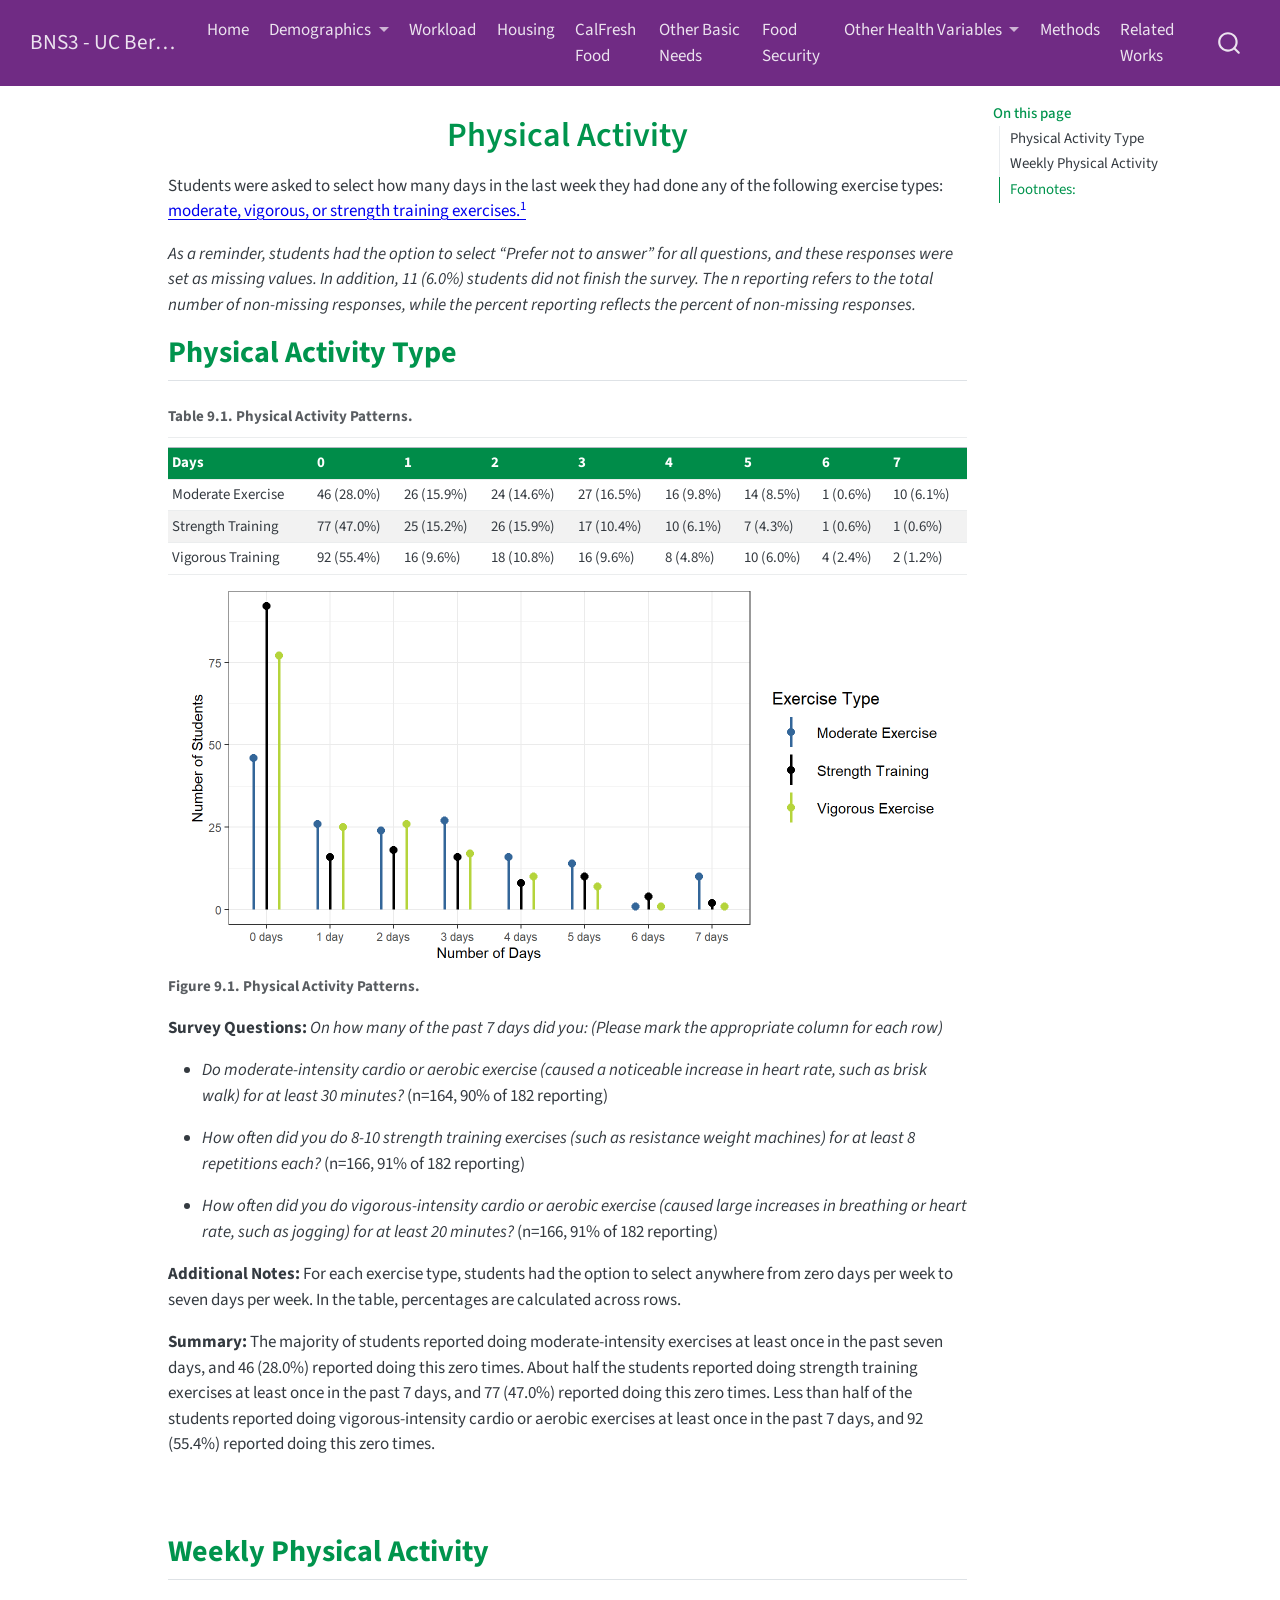
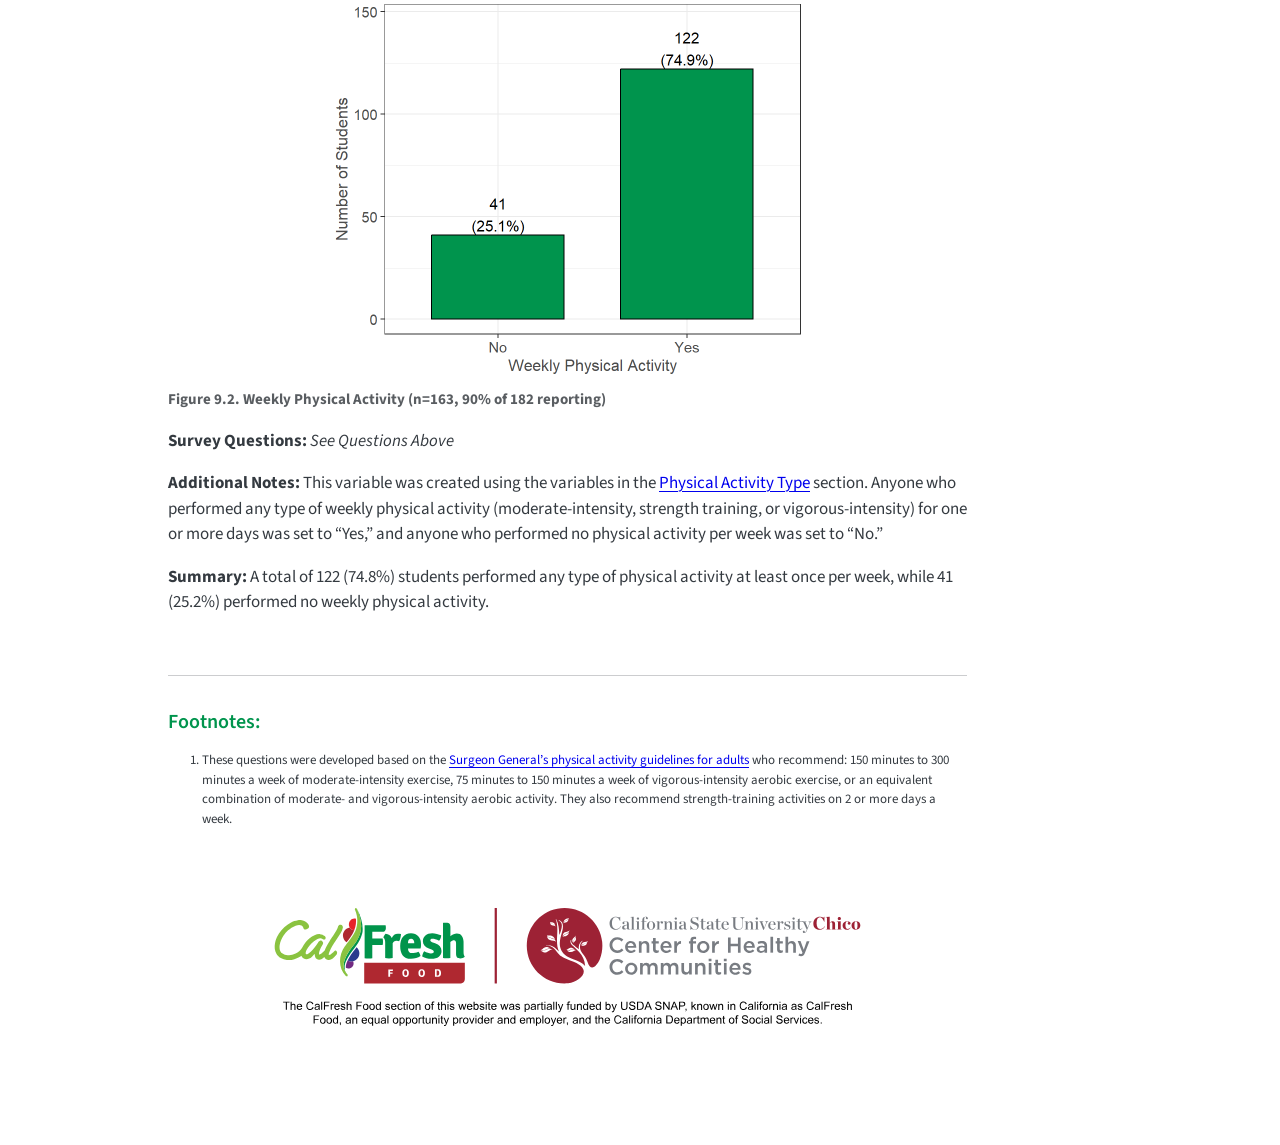
<file: docs/Physical_Activity.html>
<!DOCTYPE html>
<html xmlns="http://www.w3.org/1999/xhtml" lang="en" xml:lang="en"><head>

<meta charset="utf-8">
<meta name="generator" content="quarto-1.5.57">

<meta name="viewport" content="width=device-width, initial-scale=1.0, user-scalable=yes">


<title>Physical Activity – BNS3 - UC Berkeley</title>
<style>
code{white-space: pre-wrap;}
span.smallcaps{font-variant: small-caps;}
div.columns{display: flex; gap: min(4vw, 1.5em);}
div.column{flex: auto; overflow-x: auto;}
div.hanging-indent{margin-left: 1.5em; text-indent: -1.5em;}
ul.task-list{list-style: none;}
ul.task-list li input[type="checkbox"] {
  width: 0.8em;
  margin: 0 0.8em 0.2em -1em; /* quarto-specific, see https://github.com/quarto-dev/quarto-cli/issues/4556 */ 
  vertical-align: middle;
}
</style>


<script src="site_libs/quarto-nav/quarto-nav.js"></script>
<script src="site_libs/quarto-nav/headroom.min.js"></script>
<script src="site_libs/clipboard/clipboard.min.js"></script>
<script src="site_libs/quarto-search/autocomplete.umd.js"></script>
<script src="site_libs/quarto-search/fuse.min.js"></script>
<script src="site_libs/quarto-search/quarto-search.js"></script>
<meta name="quarto:offset" content="./">
<script src="site_libs/quarto-html/quarto.js"></script>
<script src="site_libs/quarto-html/popper.min.js"></script>
<script src="site_libs/quarto-html/tippy.umd.min.js"></script>
<link href="site_libs/quarto-html/tippy.css" rel="stylesheet">
<link href="site_libs/quarto-html/quarto-syntax-highlighting.css" rel="stylesheet" id="quarto-text-highlighting-styles">
<script src="site_libs/bootstrap/bootstrap.min.js"></script>
<link href="site_libs/bootstrap/bootstrap-icons.css" rel="stylesheet">
<link href="site_libs/bootstrap/bootstrap.min.css" rel="stylesheet" id="quarto-bootstrap" data-mode="light">
<script id="quarto-search-options" type="application/json">{
  "location": "navbar",
  "copy-button": false,
  "collapse-after": 3,
  "panel-placement": "end",
  "type": "overlay",
  "limit": 50,
  "keyboard-shortcut": [
    "f",
    "/",
    "s"
  ],
  "show-item-context": false,
  "language": {
    "search-no-results-text": "No results",
    "search-matching-documents-text": "matching documents",
    "search-copy-link-title": "Copy link to search",
    "search-hide-matches-text": "Hide additional matches",
    "search-more-match-text": "more match in this document",
    "search-more-matches-text": "more matches in this document",
    "search-clear-button-title": "Clear",
    "search-text-placeholder": "",
    "search-detached-cancel-button-title": "Cancel",
    "search-submit-button-title": "Submit",
    "search-label": "Search"
  }
}</script>
<script src="site_libs/kePrint-0.0.1/kePrint.js"></script>

<link href="site_libs/lightable-0.0.1/lightable.css" rel="stylesheet">



</head>

<body class="nav-fixed">

<div id="quarto-search-results"></div>
  <header id="quarto-header" class="headroom fixed-top">
    <nav class="navbar navbar-expand-lg " data-bs-theme="dark">
      <div class="navbar-container container-fluid">
      <div class="navbar-brand-container mx-auto">
    <a class="navbar-brand" href="./index.html">
    <span class="navbar-title">BNS3 - UC Berkeley</span>
    </a>
  </div>
            <div id="quarto-search" class="" title="Search"></div>
          <button class="navbar-toggler" type="button" data-bs-toggle="collapse" data-bs-target="#navbarCollapse" aria-controls="navbarCollapse" role="menu" aria-expanded="false" aria-label="Toggle navigation" onclick="if (window.quartoToggleHeadroom) { window.quartoToggleHeadroom(); }">
  <span class="navbar-toggler-icon"></span>
</button>
          <div class="collapse navbar-collapse" id="navbarCollapse">
            <ul class="navbar-nav navbar-nav-scroll me-auto">
  <li class="nav-item">
    <a class="nav-link" href="./index.html"> 
<span class="menu-text">Home</span></a>
  </li>  
  <li class="nav-item dropdown ">
    <a class="nav-link dropdown-toggle" href="#" id="nav-menu-demographics" role="link" data-bs-toggle="dropdown" aria-expanded="false">
 <span class="menu-text">Demographics</span>
    </a>
    <ul class="dropdown-menu" aria-labelledby="nav-menu-demographics">    
        <li>
    <a class="dropdown-item" href="./Demographics.html">
 <span class="dropdown-text">Personal Demographics</span></a>
  </li>  
        <li>
    <a class="dropdown-item" href="./Academic_Profile.html">
 <span class="dropdown-text">Academic Profile</span></a>
  </li>  
    </ul>
  </li>
  <li class="nav-item">
    <a class="nav-link" href="./Workload.html"> 
<span class="menu-text">Workload</span></a>
  </li>  
  <li class="nav-item">
    <a class="nav-link" href="./Housing.html"> 
<span class="menu-text">Housing</span></a>
  </li>  
  <li class="nav-item">
    <a class="nav-link" href="./CalFresh.html"> 
<span class="menu-text">CalFresh Food</span></a>
  </li>  
  <li class="nav-item">
    <a class="nav-link" href="./Other_Basic_Needs.html"> 
<span class="menu-text">Other Basic Needs</span></a>
  </li>  
  <li class="nav-item">
    <a class="nav-link" href="./Food_Security.html"> 
<span class="menu-text">Food Security</span></a>
  </li>  
  <li class="nav-item dropdown ">
    <a class="nav-link dropdown-toggle" href="#" id="nav-menu-other-health-variables" role="link" data-bs-toggle="dropdown" aria-expanded="false">
 <span class="menu-text">Other Health Variables</span>
    </a>
    <ul class="dropdown-menu" aria-labelledby="nav-menu-other-health-variables">    
        <li>
    <a class="dropdown-item" href="./Eating_Habits.html">
 <span class="dropdown-text">Eating Habits</span></a>
  </li>  
        <li>
    <a class="dropdown-item" href="./Physical_Activity.html">
 <span class="dropdown-text">Physical Activity</span></a>
  </li>  
        <li>
    <a class="dropdown-item" href="./Mental_Health.html">
 <span class="dropdown-text">Mental Health</span></a>
  </li>  
    </ul>
  </li>
</ul>
            <ul class="navbar-nav navbar-nav-scroll ms-auto">
  <li class="nav-item">
    <a class="nav-link" href="https://chicocalfresh.github.io/BNS3_Statewide_Summary/Methods.html"> 
<span class="menu-text">Methods</span></a>
  </li>  
  <li class="nav-item">
    <a class="nav-link" href="https://chcchicostate.org/research-evaluation/"> 
<span class="menu-text">Related Works</span></a>
  </li>  
</ul>
          </div> <!-- /navcollapse -->
            <div class="quarto-navbar-tools">
</div>
      </div> <!-- /container-fluid -->
    </nav>
</header>
<!-- content -->
<div id="quarto-content" class="quarto-container page-columns page-rows-contents page-layout-article page-navbar">
<!-- sidebar -->
<!-- margin-sidebar -->
    <div id="quarto-margin-sidebar" class="sidebar margin-sidebar">
        <nav id="TOC" role="doc-toc" class="toc-active">
    <h2 id="toc-title">On this page</h2>
   
  <ul>
  <li><a href="#Physical-Activity-Type" id="toc-Physical-Activity-Type" class="nav-link active" data-scroll-target="#Physical-Activity-Type">Physical Activity Type</a></li>
  <li><a href="#weekly-physical-activity" id="toc-weekly-physical-activity" class="nav-link" data-scroll-target="#weekly-physical-activity">Weekly Physical Activity</a></li>
  <li><a href="#Footnotes" id="toc-Footnotes" class="nav-link" data-scroll-target="#Footnotes">Footnotes:</a></li>
  </ul>
</nav>
    </div>
<!-- main -->
<main class="content" id="quarto-document-content">

<header id="title-block-header" class="quarto-title-block default">
<div class="quarto-title">
<h1 class="title">Physical Activity</h1>
</div>



<div class="quarto-title-meta">

    
  
    
  </div>
  


</header>


<p>Students were asked to select how many days in the last week they had done any of the following exercise types: <a href="#Footnotes">moderate, vigorous, or strength training exercises.<sup>1</sup></a></p>
<p><em>As a reminder, students had the option to select “Prefer not to answer” for all questions, and these responses were set as missing values. In addition, 11 (6.0%) students did not finish the survey. The n reporting refers to the total number of non-missing responses, while the percent reporting reflects the percent of non-missing responses.</em></p>
<section id="Physical-Activity-Type" class="level2">
<h2 data-anchor-id="Physical-Activity-Type">Physical Activity Type</h2>
<div class="cell" data-layout-align="center">
<table class="table caption-top table-sm table-striped small" data-quarto-postprocess="true">
<caption>Table 9.1. Physical Activity Patterns.</caption>
<thead>
<tr class="header">
<th style="text-align: left;" data-quarto-table-cell-role="th"></th>
<th style="text-align: left;" data-quarto-table-cell-role="th"></th>
<th style="text-align: left;" data-quarto-table-cell-role="th"></th>
<th style="text-align: left;" data-quarto-table-cell-role="th"></th>
<th style="text-align: left;" data-quarto-table-cell-role="th"></th>
<th style="text-align: left;" data-quarto-table-cell-role="th"></th>
<th style="text-align: left;" data-quarto-table-cell-role="th"></th>
<th style="text-align: left;" data-quarto-table-cell-role="th"></th>
<th style="text-align: left;" data-quarto-table-cell-role="th"></th>
</tr>
</thead>
<tbody>
<tr class="odd">
<td style="text-align: left; font-weight: bold; color: white !important; background-color: rgba(0, 148, 77, 255) !important;">Days</td>
<td style="text-align: left; font-weight: bold; color: white !important; background-color: rgba(0, 148, 77, 255) !important;">0</td>
<td style="text-align: left; font-weight: bold; color: white !important; background-color: rgba(0, 148, 77, 255) !important;">1</td>
<td style="text-align: left; font-weight: bold; color: white !important; background-color: rgba(0, 148, 77, 255) !important;">2</td>
<td style="text-align: left; font-weight: bold; color: white !important; background-color: rgba(0, 148, 77, 255) !important;">3</td>
<td style="text-align: left; font-weight: bold; color: white !important; background-color: rgba(0, 148, 77, 255) !important;">4</td>
<td style="text-align: left; font-weight: bold; color: white !important; background-color: rgba(0, 148, 77, 255) !important;">5</td>
<td style="text-align: left; font-weight: bold; color: white !important; background-color: rgba(0, 148, 77, 255) !important;">6</td>
<td style="text-align: left; font-weight: bold; color: white !important; background-color: rgba(0, 148, 77, 255) !important;">7</td>
</tr>
<tr class="even">
<td style="text-align: left;">Moderate Exercise</td>
<td style="text-align: left;">46 (28.0%)</td>
<td style="text-align: left;">26 (15.9%)</td>
<td style="text-align: left;">24 (14.6%)</td>
<td style="text-align: left;">27 (16.5%)</td>
<td style="text-align: left;">16 (9.8%)</td>
<td style="text-align: left;">14 (8.5%)</td>
<td style="text-align: left;">1 (0.6%)</td>
<td style="text-align: left;">10 (6.1%)</td>
</tr>
<tr class="odd">
<td style="text-align: left;">Strength Training</td>
<td style="text-align: left;">77 (47.0%)</td>
<td style="text-align: left;">25 (15.2%)</td>
<td style="text-align: left;">26 (15.9%)</td>
<td style="text-align: left;">17 (10.4%)</td>
<td style="text-align: left;">10 (6.1%)</td>
<td style="text-align: left;">7 (4.3%)</td>
<td style="text-align: left;">1 (0.6%)</td>
<td style="text-align: left;">1 (0.6%)</td>
</tr>
<tr class="even">
<td style="text-align: left;">Vigorous Training</td>
<td style="text-align: left;">92 (55.4%)</td>
<td style="text-align: left;">16 (9.6%)</td>
<td style="text-align: left;">18 (10.8%)</td>
<td style="text-align: left;">16 (9.6%)</td>
<td style="text-align: left;">8 (4.8%)</td>
<td style="text-align: left;">10 (6.0%)</td>
<td style="text-align: left;">4 (2.4%)</td>
<td style="text-align: left;">2 (1.2%)</td>
</tr>
</tbody>
</table>


</div>
<div class="cell" data-layout-align="center">
<div class="cell-output-display">
<div class="quarto-figure quarto-figure-center">
<figure class="figure">
<p><img src="Physical_Activity_files/figure-html/unnamed-chunk-3-1.png" class="img-fluid figure-img" width="768"></p>
<figcaption>Figure 9.1. Physical Activity Patterns.</figcaption>
</figure>
</div>
</div>
</div>
<p><strong>Survey Questions:</strong> <em>On how many of the past 7 days did you: (Please mark the appropriate column for each row)</em></p>
<ul>
<li><p><em>Do moderate-intensity cardio or aerobic exercise (caused a noticeable increase in heart rate, such as brisk walk) for at least 30 minutes?</em> (n=164, 90% of 182 reporting)</p></li>
<li><p><em>How often did you do 8-10 strength training exercises (such as resistance weight machines) for at least 8 repetitions each?</em> (n=166, 91% of 182 reporting)</p></li>
<li><p><em>How often did you do vigorous-intensity cardio or aerobic exercise (caused large increases in breathing or heart rate, such as jogging) for at least 20 minutes?</em> (n=166, 91% of 182 reporting)</p></li>
</ul>
<p><strong>Additional Notes:</strong> For each exercise type, students had the option to select anywhere from zero days per week to seven days per week. In the table, percentages are calculated across rows.</p>
<p><strong>Summary:</strong> The majority of students reported doing moderate-intensity exercises at least once in the past seven days, and 46 (28.0%) reported doing this zero times. About half the students reported doing strength training exercises at least once in the past 7 days, and 77 (47.0%) reported doing this zero times. Less than half of the students reported doing vigorous-intensity cardio or aerobic exercises at least once in the past 7 days, and 92 (55.4%) reported doing this zero times.</p>
<p><br></p>
</section>
<section id="weekly-physical-activity" class="level2">
<h2 data-anchor-id="weekly-physical-activity">Weekly Physical Activity</h2>
<div class="cell" data-layout-align="center">
<div class="cell-output-display">
<div class="quarto-figure quarto-figure-center">
<figure class="figure">
<p><img src="Physical_Activity_files/figure-html/unnamed-chunk-4-1.png" class="img-fluid figure-img" width="480"></p>
<figcaption>Figure 9.2. Weekly Physical Activity (n=163, 90% of 182 reporting)</figcaption>
</figure>
</div>
</div>
</div>
<p><strong>Survey Questions:</strong> <em>See Questions Above</em></p>
<p><strong>Additional Notes:</strong> This variable was created using the variables in the <a href="#Physical-Activity-Type">Physical Activity Type</a> section. Anyone who performed any type of weekly physical activity (moderate-intensity, strength training, or vigorous-intensity) for one or more days was set to “Yes,” and anyone who performed no physical activity per week was set to “No.”</p>
<p><strong>Summary:</strong> A total of 122 (74.8%) students performed any type of physical activity at least once per week, while 41 (25.2%) performed no weekly physical activity.</p>
<p><br></p>
<hr>
</section>
<section id="Footnotes" class="level1">
<h1>Footnotes:</h1>
<ol type="1">
<li>These questions were developed based on the <a href="https://health.gov/sites/default/files/2019-09/Physical_Activity_Guidelines_2nd_edition.pdf">Surgeon General’s physical activity guidelines for adults</a> who recommend: 150 minutes to 300 minutes a week of moderate-intensity exercise, 75 minutes to 150 minutes a week of vigorous-intensity aerobic exercise, or an equivalent combination of moderate- and vigorous-intensity aerobic activity. They also recommend strength-training activities on 2 or more days a week.</li>
</ol>
<p><br></p>
<div class="columns">
<div class="column" style="width:10%;">

</div><div class="column" style="width:80%;">
<div style="text-align: center;">
<p><img src="bns_statewide_logo_array.svg" alt="CHC Logo" width="auto" height="auto"></p>
</div>
</div><div class="column" style="width:10%;">

</div>
</div>


</section>

</main> <!-- /main -->
<script id="quarto-html-after-body" type="application/javascript">
window.document.addEventListener("DOMContentLoaded", function (event) {
  const toggleBodyColorMode = (bsSheetEl) => {
    const mode = bsSheetEl.getAttribute("data-mode");
    const bodyEl = window.document.querySelector("body");
    if (mode === "dark") {
      bodyEl.classList.add("quarto-dark");
      bodyEl.classList.remove("quarto-light");
    } else {
      bodyEl.classList.add("quarto-light");
      bodyEl.classList.remove("quarto-dark");
    }
  }
  const toggleBodyColorPrimary = () => {
    const bsSheetEl = window.document.querySelector("link#quarto-bootstrap");
    if (bsSheetEl) {
      toggleBodyColorMode(bsSheetEl);
    }
  }
  toggleBodyColorPrimary();  
  const isCodeAnnotation = (el) => {
    for (const clz of el.classList) {
      if (clz.startsWith('code-annotation-')) {                     
        return true;
      }
    }
    return false;
  }
  const onCopySuccess = function(e) {
    // button target
    const button = e.trigger;
    // don't keep focus
    button.blur();
    // flash "checked"
    button.classList.add('code-copy-button-checked');
    var currentTitle = button.getAttribute("title");
    button.setAttribute("title", "Copied!");
    let tooltip;
    if (window.bootstrap) {
      button.setAttribute("data-bs-toggle", "tooltip");
      button.setAttribute("data-bs-placement", "left");
      button.setAttribute("data-bs-title", "Copied!");
      tooltip = new bootstrap.Tooltip(button, 
        { trigger: "manual", 
          customClass: "code-copy-button-tooltip",
          offset: [0, -8]});
      tooltip.show();    
    }
    setTimeout(function() {
      if (tooltip) {
        tooltip.hide();
        button.removeAttribute("data-bs-title");
        button.removeAttribute("data-bs-toggle");
        button.removeAttribute("data-bs-placement");
      }
      button.setAttribute("title", currentTitle);
      button.classList.remove('code-copy-button-checked');
    }, 1000);
    // clear code selection
    e.clearSelection();
  }
  const getTextToCopy = function(trigger) {
      const codeEl = trigger.previousElementSibling.cloneNode(true);
      for (const childEl of codeEl.children) {
        if (isCodeAnnotation(childEl)) {
          childEl.remove();
        }
      }
      return codeEl.innerText;
  }
  const clipboard = new window.ClipboardJS('.code-copy-button:not([data-in-quarto-modal])', {
    text: getTextToCopy
  });
  clipboard.on('success', onCopySuccess);
  if (window.document.getElementById('quarto-embedded-source-code-modal')) {
    // For code content inside modals, clipBoardJS needs to be initialized with a container option
    // TODO: Check when it could be a function (https://github.com/zenorocha/clipboard.js/issues/860)
    const clipboardModal = new window.ClipboardJS('.code-copy-button[data-in-quarto-modal]', {
      text: getTextToCopy,
      container: window.document.getElementById('quarto-embedded-source-code-modal')
    });
    clipboardModal.on('success', onCopySuccess);
  }
    var localhostRegex = new RegExp(/^(?:http|https):\/\/localhost\:?[0-9]*\//);
    var mailtoRegex = new RegExp(/^mailto:/);
      var filterRegex = new RegExp('/' + window.location.host + '/');
    var isInternal = (href) => {
        return filterRegex.test(href) || localhostRegex.test(href) || mailtoRegex.test(href);
    }
    // Inspect non-navigation links and adorn them if external
 	var links = window.document.querySelectorAll('a[href]:not(.nav-link):not(.navbar-brand):not(.toc-action):not(.sidebar-link):not(.sidebar-item-toggle):not(.pagination-link):not(.no-external):not([aria-hidden]):not(.dropdown-item):not(.quarto-navigation-tool):not(.about-link)');
    for (var i=0; i<links.length; i++) {
      const link = links[i];
      if (!isInternal(link.href)) {
        // undo the damage that might have been done by quarto-nav.js in the case of
        // links that we want to consider external
        if (link.dataset.originalHref !== undefined) {
          link.href = link.dataset.originalHref;
        }
      }
    }
  function tippyHover(el, contentFn, onTriggerFn, onUntriggerFn) {
    const config = {
      allowHTML: true,
      maxWidth: 500,
      delay: 100,
      arrow: false,
      appendTo: function(el) {
          return el.parentElement;
      },
      interactive: true,
      interactiveBorder: 10,
      theme: 'quarto',
      placement: 'bottom-start',
    };
    if (contentFn) {
      config.content = contentFn;
    }
    if (onTriggerFn) {
      config.onTrigger = onTriggerFn;
    }
    if (onUntriggerFn) {
      config.onUntrigger = onUntriggerFn;
    }
    window.tippy(el, config); 
  }
  const noterefs = window.document.querySelectorAll('a[role="doc-noteref"]');
  for (var i=0; i<noterefs.length; i++) {
    const ref = noterefs[i];
    tippyHover(ref, function() {
      // use id or data attribute instead here
      let href = ref.getAttribute('data-footnote-href') || ref.getAttribute('href');
      try { href = new URL(href).hash; } catch {}
      const id = href.replace(/^#\/?/, "");
      const note = window.document.getElementById(id);
      if (note) {
        return note.innerHTML;
      } else {
        return "";
      }
    });
  }
  const xrefs = window.document.querySelectorAll('a.quarto-xref');
  const processXRef = (id, note) => {
    // Strip column container classes
    const stripColumnClz = (el) => {
      el.classList.remove("page-full", "page-columns");
      if (el.children) {
        for (const child of el.children) {
          stripColumnClz(child);
        }
      }
    }
    stripColumnClz(note)
    if (id === null || id.startsWith('sec-')) {
      // Special case sections, only their first couple elements
      const container = document.createElement("div");
      if (note.children && note.children.length > 2) {
        container.appendChild(note.children[0].cloneNode(true));
        for (let i = 1; i < note.children.length; i++) {
          const child = note.children[i];
          if (child.tagName === "P" && child.innerText === "") {
            continue;
          } else {
            container.appendChild(child.cloneNode(true));
            break;
          }
        }
        if (window.Quarto?.typesetMath) {
          window.Quarto.typesetMath(container);
        }
        return container.innerHTML
      } else {
        if (window.Quarto?.typesetMath) {
          window.Quarto.typesetMath(note);
        }
        return note.innerHTML;
      }
    } else {
      // Remove any anchor links if they are present
      const anchorLink = note.querySelector('a.anchorjs-link');
      if (anchorLink) {
        anchorLink.remove();
      }
      if (window.Quarto?.typesetMath) {
        window.Quarto.typesetMath(note);
      }
      // TODO in 1.5, we should make sure this works without a callout special case
      if (note.classList.contains("callout")) {
        return note.outerHTML;
      } else {
        return note.innerHTML;
      }
    }
  }
  for (var i=0; i<xrefs.length; i++) {
    const xref = xrefs[i];
    tippyHover(xref, undefined, function(instance) {
      instance.disable();
      let url = xref.getAttribute('href');
      let hash = undefined; 
      if (url.startsWith('#')) {
        hash = url;
      } else {
        try { hash = new URL(url).hash; } catch {}
      }
      if (hash) {
        const id = hash.replace(/^#\/?/, "");
        const note = window.document.getElementById(id);
        if (note !== null) {
          try {
            const html = processXRef(id, note.cloneNode(true));
            instance.setContent(html);
          } finally {
            instance.enable();
            instance.show();
          }
        } else {
          // See if we can fetch this
          fetch(url.split('#')[0])
          .then(res => res.text())
          .then(html => {
            const parser = new DOMParser();
            const htmlDoc = parser.parseFromString(html, "text/html");
            const note = htmlDoc.getElementById(id);
            if (note !== null) {
              const html = processXRef(id, note);
              instance.setContent(html);
            } 
          }).finally(() => {
            instance.enable();
            instance.show();
          });
        }
      } else {
        // See if we can fetch a full url (with no hash to target)
        // This is a special case and we should probably do some content thinning / targeting
        fetch(url)
        .then(res => res.text())
        .then(html => {
          const parser = new DOMParser();
          const htmlDoc = parser.parseFromString(html, "text/html");
          const note = htmlDoc.querySelector('main.content');
          if (note !== null) {
            // This should only happen for chapter cross references
            // (since there is no id in the URL)
            // remove the first header
            if (note.children.length > 0 && note.children[0].tagName === "HEADER") {
              note.children[0].remove();
            }
            const html = processXRef(null, note);
            instance.setContent(html);
          } 
        }).finally(() => {
          instance.enable();
          instance.show();
        });
      }
    }, function(instance) {
    });
  }
      let selectedAnnoteEl;
      const selectorForAnnotation = ( cell, annotation) => {
        let cellAttr = 'data-code-cell="' + cell + '"';
        let lineAttr = 'data-code-annotation="' +  annotation + '"';
        const selector = 'span[' + cellAttr + '][' + lineAttr + ']';
        return selector;
      }
      const selectCodeLines = (annoteEl) => {
        const doc = window.document;
        const targetCell = annoteEl.getAttribute("data-target-cell");
        const targetAnnotation = annoteEl.getAttribute("data-target-annotation");
        const annoteSpan = window.document.querySelector(selectorForAnnotation(targetCell, targetAnnotation));
        const lines = annoteSpan.getAttribute("data-code-lines").split(",");
        const lineIds = lines.map((line) => {
          return targetCell + "-" + line;
        })
        let top = null;
        let height = null;
        let parent = null;
        if (lineIds.length > 0) {
            //compute the position of the single el (top and bottom and make a div)
            const el = window.document.getElementById(lineIds[0]);
            top = el.offsetTop;
            height = el.offsetHeight;
            parent = el.parentElement.parentElement;
          if (lineIds.length > 1) {
            const lastEl = window.document.getElementById(lineIds[lineIds.length - 1]);
            const bottom = lastEl.offsetTop + lastEl.offsetHeight;
            height = bottom - top;
          }
          if (top !== null && height !== null && parent !== null) {
            // cook up a div (if necessary) and position it 
            let div = window.document.getElementById("code-annotation-line-highlight");
            if (div === null) {
              div = window.document.createElement("div");
              div.setAttribute("id", "code-annotation-line-highlight");
              div.style.position = 'absolute';
              parent.appendChild(div);
            }
            div.style.top = top - 2 + "px";
            div.style.height = height + 4 + "px";
            div.style.left = 0;
            let gutterDiv = window.document.getElementById("code-annotation-line-highlight-gutter");
            if (gutterDiv === null) {
              gutterDiv = window.document.createElement("div");
              gutterDiv.setAttribute("id", "code-annotation-line-highlight-gutter");
              gutterDiv.style.position = 'absolute';
              const codeCell = window.document.getElementById(targetCell);
              const gutter = codeCell.querySelector('.code-annotation-gutter');
              gutter.appendChild(gutterDiv);
            }
            gutterDiv.style.top = top - 2 + "px";
            gutterDiv.style.height = height + 4 + "px";
          }
          selectedAnnoteEl = annoteEl;
        }
      };
      const unselectCodeLines = () => {
        const elementsIds = ["code-annotation-line-highlight", "code-annotation-line-highlight-gutter"];
        elementsIds.forEach((elId) => {
          const div = window.document.getElementById(elId);
          if (div) {
            div.remove();
          }
        });
        selectedAnnoteEl = undefined;
      };
        // Handle positioning of the toggle
    window.addEventListener(
      "resize",
      throttle(() => {
        elRect = undefined;
        if (selectedAnnoteEl) {
          selectCodeLines(selectedAnnoteEl);
        }
      }, 10)
    );
    function throttle(fn, ms) {
    let throttle = false;
    let timer;
      return (...args) => {
        if(!throttle) { // first call gets through
            fn.apply(this, args);
            throttle = true;
        } else { // all the others get throttled
            if(timer) clearTimeout(timer); // cancel #2
            timer = setTimeout(() => {
              fn.apply(this, args);
              timer = throttle = false;
            }, ms);
        }
      };
    }
      // Attach click handler to the DT
      const annoteDls = window.document.querySelectorAll('dt[data-target-cell]');
      for (const annoteDlNode of annoteDls) {
        annoteDlNode.addEventListener('click', (event) => {
          const clickedEl = event.target;
          if (clickedEl !== selectedAnnoteEl) {
            unselectCodeLines();
            const activeEl = window.document.querySelector('dt[data-target-cell].code-annotation-active');
            if (activeEl) {
              activeEl.classList.remove('code-annotation-active');
            }
            selectCodeLines(clickedEl);
            clickedEl.classList.add('code-annotation-active');
          } else {
            // Unselect the line
            unselectCodeLines();
            clickedEl.classList.remove('code-annotation-active');
          }
        });
      }
  const findCites = (el) => {
    const parentEl = el.parentElement;
    if (parentEl) {
      const cites = parentEl.dataset.cites;
      if (cites) {
        return {
          el,
          cites: cites.split(' ')
        };
      } else {
        return findCites(el.parentElement)
      }
    } else {
      return undefined;
    }
  };
  var bibliorefs = window.document.querySelectorAll('a[role="doc-biblioref"]');
  for (var i=0; i<bibliorefs.length; i++) {
    const ref = bibliorefs[i];
    const citeInfo = findCites(ref);
    if (citeInfo) {
      tippyHover(citeInfo.el, function() {
        var popup = window.document.createElement('div');
        citeInfo.cites.forEach(function(cite) {
          var citeDiv = window.document.createElement('div');
          citeDiv.classList.add('hanging-indent');
          citeDiv.classList.add('csl-entry');
          var biblioDiv = window.document.getElementById('ref-' + cite);
          if (biblioDiv) {
            citeDiv.innerHTML = biblioDiv.innerHTML;
          }
          popup.appendChild(citeDiv);
        });
        return popup.innerHTML;
      });
    }
  }
});
</script>
</div> <!-- /content -->




</body></html>
</file>
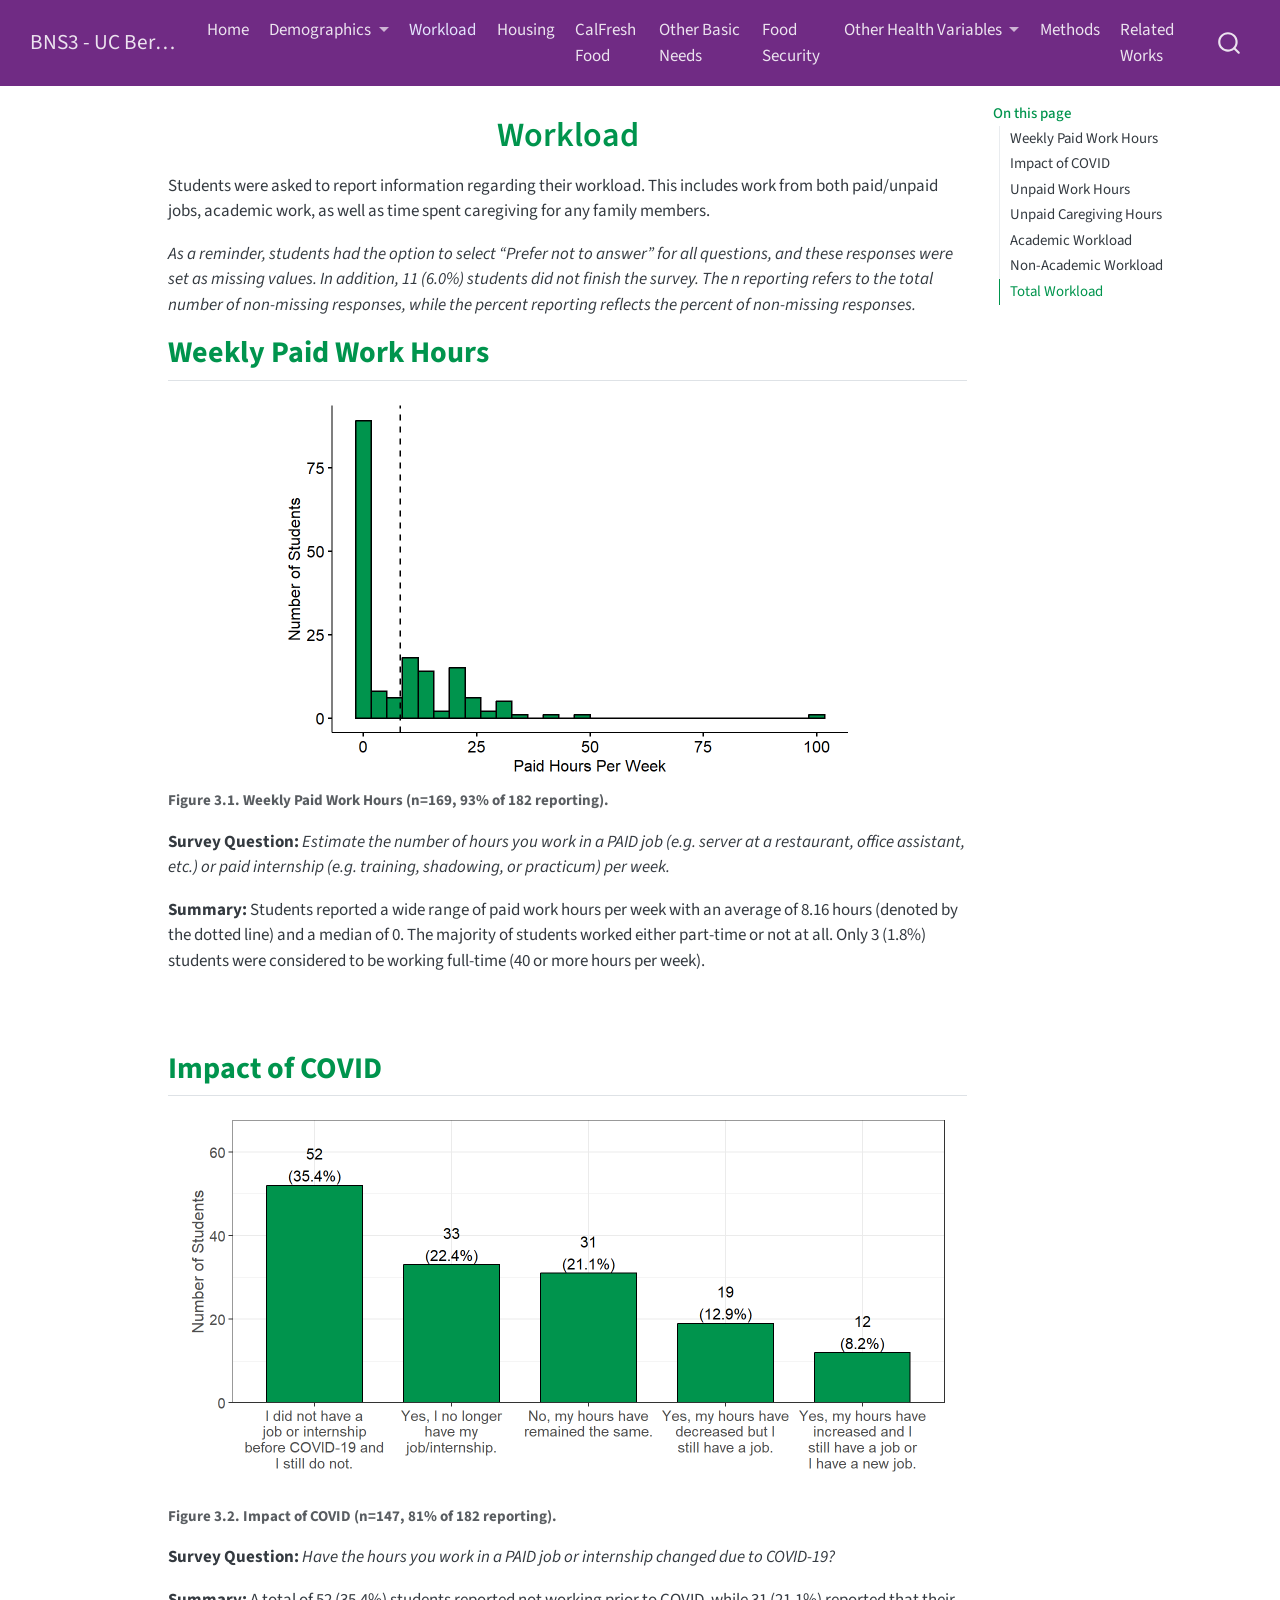
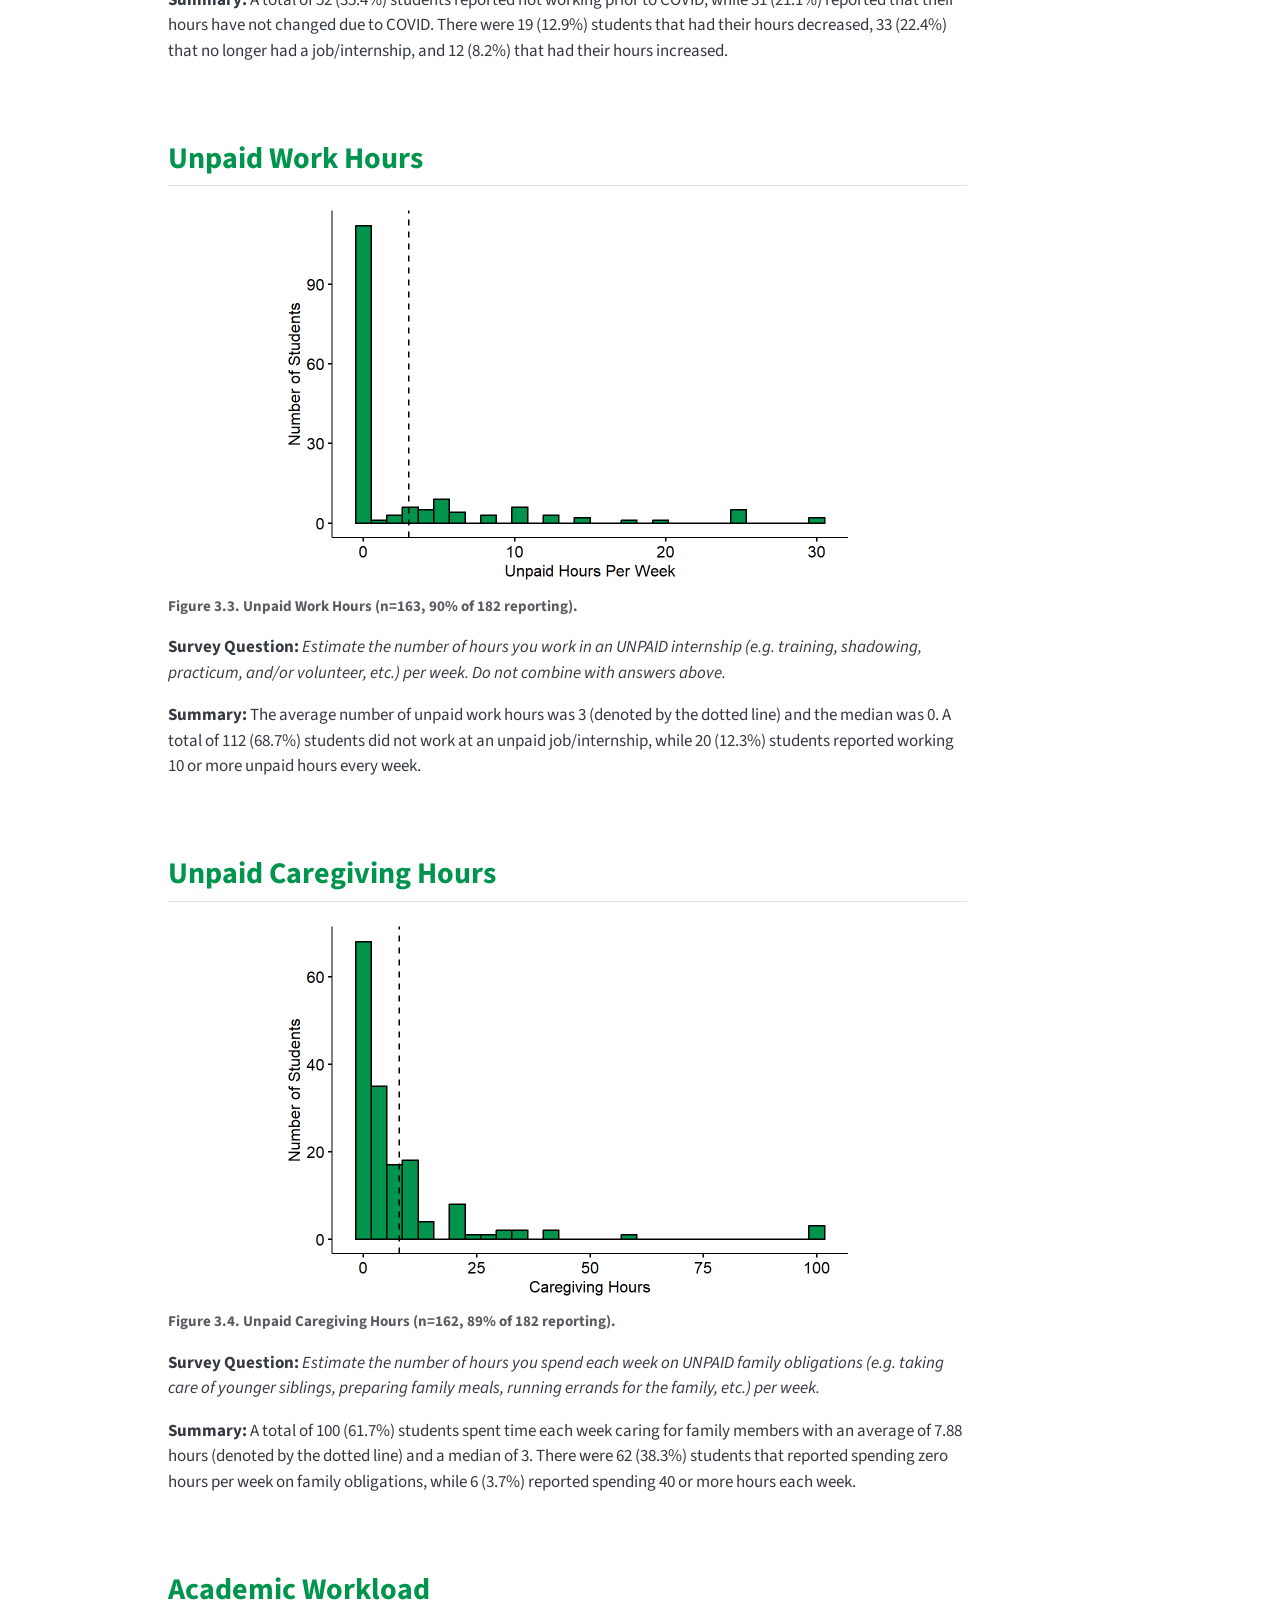
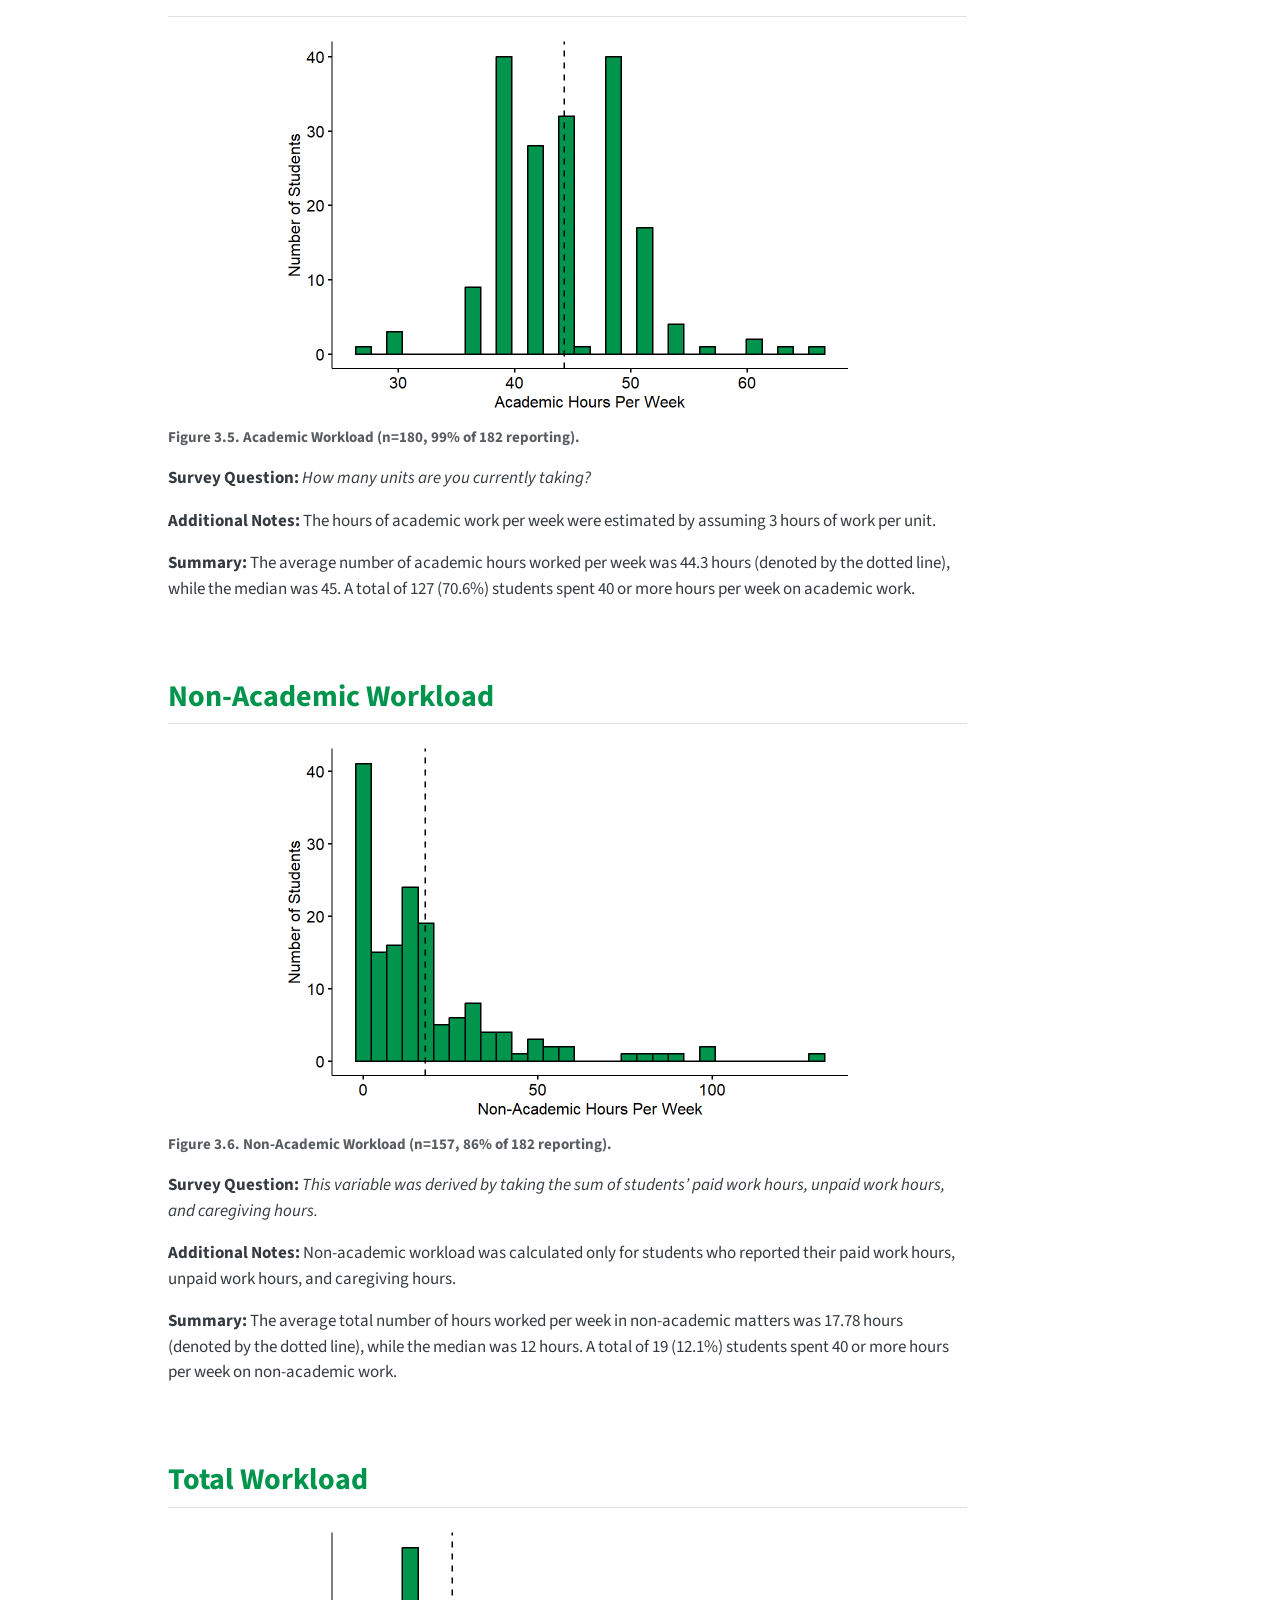
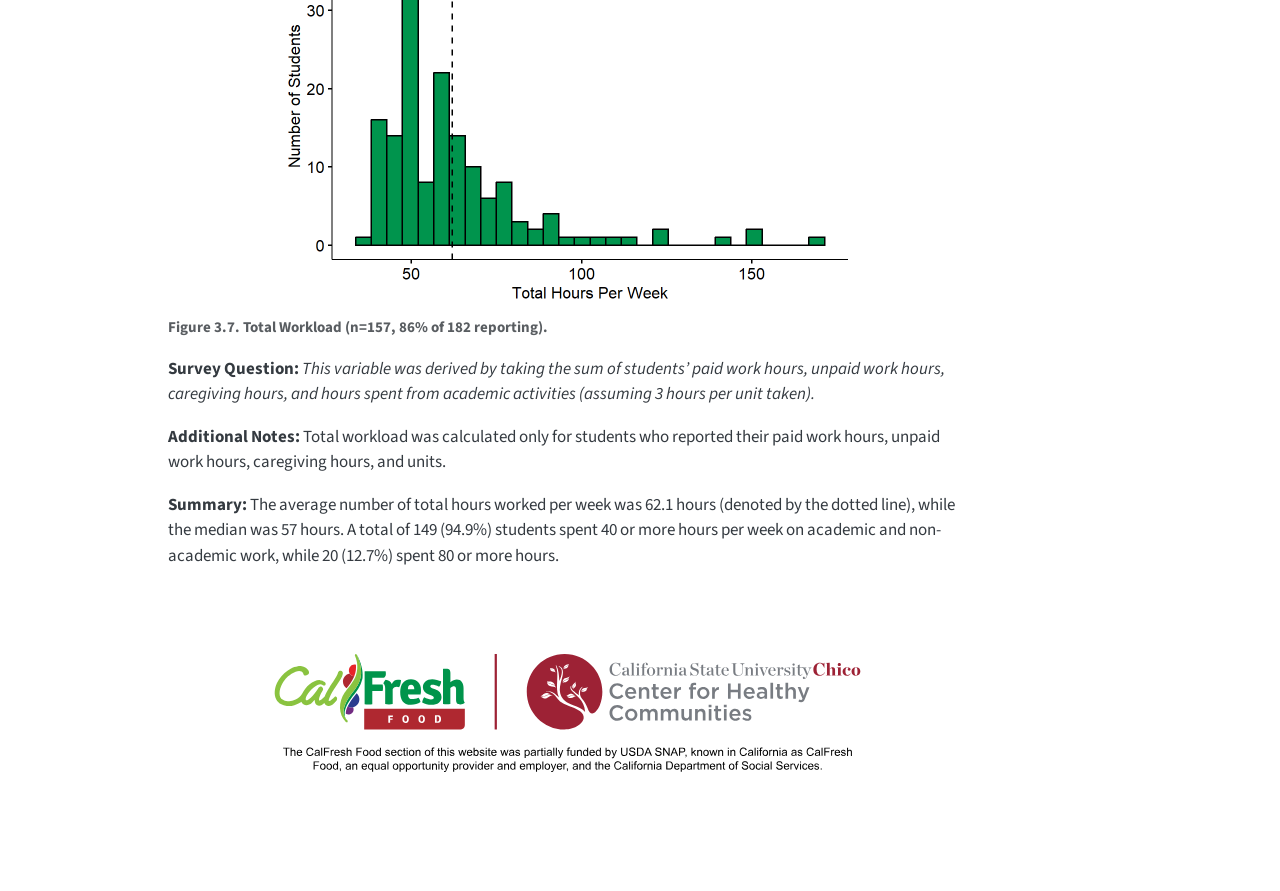
<file: docs/Workload.html>
<!DOCTYPE html>
<html xmlns="http://www.w3.org/1999/xhtml" lang="en" xml:lang="en"><head>

<meta charset="utf-8">
<meta name="generator" content="quarto-1.5.57">

<meta name="viewport" content="width=device-width, initial-scale=1.0, user-scalable=yes">


<title>Workload – BNS3 - UC Berkeley</title>
<style>
code{white-space: pre-wrap;}
span.smallcaps{font-variant: small-caps;}
div.columns{display: flex; gap: min(4vw, 1.5em);}
div.column{flex: auto; overflow-x: auto;}
div.hanging-indent{margin-left: 1.5em; text-indent: -1.5em;}
ul.task-list{list-style: none;}
ul.task-list li input[type="checkbox"] {
  width: 0.8em;
  margin: 0 0.8em 0.2em -1em; /* quarto-specific, see https://github.com/quarto-dev/quarto-cli/issues/4556 */ 
  vertical-align: middle;
}
</style>


<script src="site_libs/quarto-nav/quarto-nav.js"></script>
<script src="site_libs/quarto-nav/headroom.min.js"></script>
<script src="site_libs/clipboard/clipboard.min.js"></script>
<script src="site_libs/quarto-search/autocomplete.umd.js"></script>
<script src="site_libs/quarto-search/fuse.min.js"></script>
<script src="site_libs/quarto-search/quarto-search.js"></script>
<meta name="quarto:offset" content="./">
<script src="site_libs/quarto-html/quarto.js"></script>
<script src="site_libs/quarto-html/popper.min.js"></script>
<script src="site_libs/quarto-html/tippy.umd.min.js"></script>
<link href="site_libs/quarto-html/tippy.css" rel="stylesheet">
<link href="site_libs/quarto-html/quarto-syntax-highlighting.css" rel="stylesheet" id="quarto-text-highlighting-styles">
<script src="site_libs/bootstrap/bootstrap.min.js"></script>
<link href="site_libs/bootstrap/bootstrap-icons.css" rel="stylesheet">
<link href="site_libs/bootstrap/bootstrap.min.css" rel="stylesheet" id="quarto-bootstrap" data-mode="light">
<script id="quarto-search-options" type="application/json">{
  "location": "navbar",
  "copy-button": false,
  "collapse-after": 3,
  "panel-placement": "end",
  "type": "overlay",
  "limit": 50,
  "keyboard-shortcut": [
    "f",
    "/",
    "s"
  ],
  "show-item-context": false,
  "language": {
    "search-no-results-text": "No results",
    "search-matching-documents-text": "matching documents",
    "search-copy-link-title": "Copy link to search",
    "search-hide-matches-text": "Hide additional matches",
    "search-more-match-text": "more match in this document",
    "search-more-matches-text": "more matches in this document",
    "search-clear-button-title": "Clear",
    "search-text-placeholder": "",
    "search-detached-cancel-button-title": "Cancel",
    "search-submit-button-title": "Submit",
    "search-label": "Search"
  }
}</script>


</head>

<body class="nav-fixed">

<div id="quarto-search-results"></div>
  <header id="quarto-header" class="headroom fixed-top">
    <nav class="navbar navbar-expand-lg " data-bs-theme="dark">
      <div class="navbar-container container-fluid">
      <div class="navbar-brand-container mx-auto">
    <a class="navbar-brand" href="./index.html">
    <span class="navbar-title">BNS3 - UC Berkeley</span>
    </a>
  </div>
            <div id="quarto-search" class="" title="Search"></div>
          <button class="navbar-toggler" type="button" data-bs-toggle="collapse" data-bs-target="#navbarCollapse" aria-controls="navbarCollapse" role="menu" aria-expanded="false" aria-label="Toggle navigation" onclick="if (window.quartoToggleHeadroom) { window.quartoToggleHeadroom(); }">
  <span class="navbar-toggler-icon"></span>
</button>
          <div class="collapse navbar-collapse" id="navbarCollapse">
            <ul class="navbar-nav navbar-nav-scroll me-auto">
  <li class="nav-item">
    <a class="nav-link" href="./index.html"> 
<span class="menu-text">Home</span></a>
  </li>  
  <li class="nav-item dropdown ">
    <a class="nav-link dropdown-toggle" href="#" id="nav-menu-demographics" role="link" data-bs-toggle="dropdown" aria-expanded="false">
 <span class="menu-text">Demographics</span>
    </a>
    <ul class="dropdown-menu" aria-labelledby="nav-menu-demographics">    
        <li>
    <a class="dropdown-item" href="./Demographics.html">
 <span class="dropdown-text">Personal Demographics</span></a>
  </li>  
        <li>
    <a class="dropdown-item" href="./Academic_Profile.html">
 <span class="dropdown-text">Academic Profile</span></a>
  </li>  
    </ul>
  </li>
  <li class="nav-item">
    <a class="nav-link active" href="./Workload.html" aria-current="page"> 
<span class="menu-text">Workload</span></a>
  </li>  
  <li class="nav-item">
    <a class="nav-link" href="./Housing.html"> 
<span class="menu-text">Housing</span></a>
  </li>  
  <li class="nav-item">
    <a class="nav-link" href="./CalFresh.html"> 
<span class="menu-text">CalFresh Food</span></a>
  </li>  
  <li class="nav-item">
    <a class="nav-link" href="./Other_Basic_Needs.html"> 
<span class="menu-text">Other Basic Needs</span></a>
  </li>  
  <li class="nav-item">
    <a class="nav-link" href="./Food_Security.html"> 
<span class="menu-text">Food Security</span></a>
  </li>  
  <li class="nav-item dropdown ">
    <a class="nav-link dropdown-toggle" href="#" id="nav-menu-other-health-variables" role="link" data-bs-toggle="dropdown" aria-expanded="false">
 <span class="menu-text">Other Health Variables</span>
    </a>
    <ul class="dropdown-menu" aria-labelledby="nav-menu-other-health-variables">    
        <li>
    <a class="dropdown-item" href="./Eating_Habits.html">
 <span class="dropdown-text">Eating Habits</span></a>
  </li>  
        <li>
    <a class="dropdown-item" href="./Physical_Activity.html">
 <span class="dropdown-text">Physical Activity</span></a>
  </li>  
        <li>
    <a class="dropdown-item" href="./Mental_Health.html">
 <span class="dropdown-text">Mental Health</span></a>
  </li>  
    </ul>
  </li>
</ul>
            <ul class="navbar-nav navbar-nav-scroll ms-auto">
  <li class="nav-item">
    <a class="nav-link" href="https://chicocalfresh.github.io/BNS3_Statewide_Summary/Methods.html"> 
<span class="menu-text">Methods</span></a>
  </li>  
  <li class="nav-item">
    <a class="nav-link" href="https://chcchicostate.org/research-evaluation/"> 
<span class="menu-text">Related Works</span></a>
  </li>  
</ul>
          </div> <!-- /navcollapse -->
            <div class="quarto-navbar-tools">
</div>
      </div> <!-- /container-fluid -->
    </nav>
</header>
<!-- content -->
<div id="quarto-content" class="quarto-container page-columns page-rows-contents page-layout-article page-navbar">
<!-- sidebar -->
<!-- margin-sidebar -->
    <div id="quarto-margin-sidebar" class="sidebar margin-sidebar">
        <nav id="TOC" role="doc-toc" class="toc-active">
    <h2 id="toc-title">On this page</h2>
   
  <ul>
  <li><a href="#weekly-paid-work-hours" id="toc-weekly-paid-work-hours" class="nav-link active" data-scroll-target="#weekly-paid-work-hours">Weekly Paid Work Hours</a></li>
  <li><a href="#impact-of-covid" id="toc-impact-of-covid" class="nav-link" data-scroll-target="#impact-of-covid">Impact of COVID</a></li>
  <li><a href="#unpaid-work-hours" id="toc-unpaid-work-hours" class="nav-link" data-scroll-target="#unpaid-work-hours">Unpaid Work Hours</a></li>
  <li><a href="#unpaid-caregiving-hours" id="toc-unpaid-caregiving-hours" class="nav-link" data-scroll-target="#unpaid-caregiving-hours">Unpaid Caregiving Hours</a></li>
  <li><a href="#academic-workload" id="toc-academic-workload" class="nav-link" data-scroll-target="#academic-workload">Academic Workload</a></li>
  <li><a href="#non-academic-workload" id="toc-non-academic-workload" class="nav-link" data-scroll-target="#non-academic-workload">Non-Academic Workload</a></li>
  <li><a href="#total-workload" id="toc-total-workload" class="nav-link" data-scroll-target="#total-workload">Total Workload</a></li>
  </ul>
</nav>
    </div>
<!-- main -->
<main class="content" id="quarto-document-content">

<header id="title-block-header" class="quarto-title-block default">
<div class="quarto-title">
<h1 class="title">Workload</h1>
</div>



<div class="quarto-title-meta">

    
  
    
  </div>
  


</header>


<p>Students were asked to report information regarding their workload. This includes work from both paid/unpaid jobs, academic work, as well as time spent caregiving for any family members.</p>
<p><em>As a reminder, students had the option to select “Prefer not to answer” for all questions, and these responses were set as missing values. In addition, 11 (6.0%) students did not finish the survey. The n reporting refers to the total number of non-missing responses, while the percent reporting reflects the percent of non-missing responses.</em></p>
<section id="weekly-paid-work-hours" class="level2">
<h2 data-anchor-id="weekly-paid-work-hours">Weekly Paid Work Hours</h2>
<div class="cell" data-layout-align="center">
<div class="cell-output-display">
<div class="quarto-figure quarto-figure-center">
<figure class="figure">
<p><img src="Workload_files/figure-html/unnamed-chunk-2-1.png" class="img-fluid figure-img" width="576"></p>
<figcaption>Figure 3.1. Weekly Paid Work Hours (n=169, 93% of 182 reporting).</figcaption>
</figure>
</div>
</div>
</div>
<p><strong>Survey Question:</strong> <em>Estimate the number of hours you work in a PAID job (e.g.&nbsp;server at a restaurant, office assistant, etc.) or paid internship (e.g.&nbsp;training, shadowing, or practicum) per week.</em></p>
<p><strong>Summary:</strong> Students reported a wide range of paid work hours per week with an average of 8.16 hours (denoted by the dotted line) and a median of 0. The majority of students worked either part-time or not at all. Only 3 (1.8%) students were considered to be working full-time (40 or more hours per week).</p>
<p><br></p>
</section>
<section id="impact-of-covid" class="level2">
<h2 data-anchor-id="impact-of-covid">Impact of COVID</h2>
<div class="cell" data-layout-align="center">
<div class="cell-output-display">
<div class="quarto-figure quarto-figure-center">
<figure class="figure">
<p><img src="Workload_files/figure-html/unnamed-chunk-3-1.png" class="img-fluid figure-img" width="768"></p>
<figcaption>Figure 3.2. Impact of COVID (n=147, 81% of 182 reporting).</figcaption>
</figure>
</div>
</div>
</div>
<p><strong>Survey Question:</strong> <em>Have the hours you work in a PAID job or internship changed due to COVID-19?</em></p>
<p><strong>Summary:</strong> A total of 52 (35.4%) students reported not working prior to COVID, while 31 (21.1%) reported that their hours have not changed due to COVID. There were 19 (12.9%) students that had their hours decreased, 33 (22.4%) that no longer had a job/internship, and 12 (8.2%) that had their hours increased.</p>
<p><br></p>
</section>
<section id="unpaid-work-hours" class="level2">
<h2 data-anchor-id="unpaid-work-hours">Unpaid Work Hours</h2>
<div class="cell" data-layout-align="center">
<div class="cell-output-display">
<div class="quarto-figure quarto-figure-center">
<figure class="figure">
<p><img src="Workload_files/figure-html/unnamed-chunk-4-1.png" class="img-fluid figure-img" width="576"></p>
<figcaption>Figure 3.3. Unpaid Work Hours (n=163, 90% of 182 reporting).</figcaption>
</figure>
</div>
</div>
</div>
<p><strong>Survey Question:</strong> <em>Estimate the number of hours you work in an UNPAID internship (e.g.&nbsp;training, shadowing, practicum, and/or volunteer, etc.) per week. Do not combine with answers above.</em></p>
<p><strong>Summary:</strong> The average number of unpaid work hours was 3 (denoted by the dotted line) and the median was 0. A total of 112 (68.7%) students did not work at an unpaid job/internship, while 20 (12.3%) students reported working 10 or more unpaid hours every week.</p>
<p><br></p>
</section>
<section id="unpaid-caregiving-hours" class="level2">
<h2 data-anchor-id="unpaid-caregiving-hours">Unpaid Caregiving Hours</h2>
<div class="cell" data-layout-align="center">
<div class="cell-output-display">
<div class="quarto-figure quarto-figure-center">
<figure class="figure">
<p><img src="Workload_files/figure-html/unnamed-chunk-5-1.png" class="img-fluid figure-img" width="576"></p>
<figcaption>Figure 3.4. Unpaid Caregiving Hours (n=162, 89% of 182 reporting).</figcaption>
</figure>
</div>
</div>
</div>
<p><strong>Survey Question:</strong> <em>Estimate the number of hours you spend each week on UNPAID family obligations (e.g.&nbsp;taking care of younger siblings, preparing family meals, running errands for the family, etc.) per week.</em></p>
<p><strong>Summary:</strong> A total of 100 (61.7%) students spent time each week caring for family members with an average of 7.88 hours (denoted by the dotted line) and a median of 3. There were 62 (38.3%) students that reported spending zero hours per week on family obligations, while 6 (3.7%) reported spending 40 or more hours each week.</p>
<p><br></p>
</section>
<section id="academic-workload" class="level2">
<h2 data-anchor-id="academic-workload">Academic Workload</h2>
<div class="cell" data-layout-align="center">
<div class="cell-output-display">
<div class="quarto-figure quarto-figure-center">
<figure class="figure">
<p><img src="Workload_files/figure-html/unnamed-chunk-6-1.png" class="img-fluid figure-img" width="576"></p>
<figcaption>Figure 3.5. Academic Workload (n=180, 99% of 182 reporting).</figcaption>
</figure>
</div>
</div>
</div>
<p><strong>Survey Question:</strong> <em>How many units are you currently taking?</em></p>
<p><strong>Additional Notes:</strong> The hours of academic work per week were estimated by assuming 3 hours of work per unit.</p>
<p><strong>Summary:</strong> The average number of academic hours worked per week was 44.3 hours (denoted by the dotted line), while the median was 45. A total of 127 (70.6%) students spent 40 or more hours per week on academic work.</p>
<p><br></p>
</section>
<section id="non-academic-workload" class="level2">
<h2 data-anchor-id="non-academic-workload">Non-Academic Workload</h2>
<div class="cell" data-layout-align="center">
<div class="cell-output-display">
<div class="quarto-figure quarto-figure-center">
<figure class="figure">
<p><img src="Workload_files/figure-html/unnamed-chunk-7-1.png" class="img-fluid figure-img" width="576"></p>
<figcaption>Figure 3.6. Non-Academic Workload (n=157, 86% of 182 reporting).</figcaption>
</figure>
</div>
</div>
</div>
<p><strong>Survey Question:</strong> <em>This variable was derived by taking the sum of students’ paid work hours, unpaid work hours, and caregiving hours.</em></p>
<p><strong>Additional Notes:</strong> Non-academic workload was calculated only for students who reported their paid work hours, unpaid work hours, and caregiving hours.</p>
<p><strong>Summary:</strong> The average total number of hours worked per week in non-academic matters was 17.78 hours (denoted by the dotted line), while the median was 12 hours. A total of 19 (12.1%) students spent 40 or more hours per week on non-academic work.</p>
<p><br></p>
</section>
<section id="total-workload" class="level2">
<h2 data-anchor-id="total-workload">Total Workload</h2>
<div class="cell" data-layout-align="center">
<div class="cell-output-display">
<div class="quarto-figure quarto-figure-center">
<figure class="figure">
<p><img src="Workload_files/figure-html/unnamed-chunk-9-1.png" class="img-fluid figure-img" width="576"></p>
<figcaption>Figure 3.7. Total Workload (n=157, 86% of 182 reporting).</figcaption>
</figure>
</div>
</div>
</div>
<p><strong>Survey Question:</strong> <em>This variable was derived by taking the sum of students’ paid work hours, unpaid work hours, caregiving hours, and hours spent from academic activities (assuming 3 hours per unit taken).</em></p>
<p><strong>Additional Notes:</strong> Total workload was calculated only for students who reported their paid work hours, unpaid work hours, caregiving hours, and units.</p>
<p><strong>Summary:</strong> The average number of total hours worked per week was 62.1 hours (denoted by the dotted line), while the median was 57 hours. A total of 149 (94.9%) students spent 40 or more hours per week on academic and non-academic work, while 20 (12.7%) spent 80 or more hours.</p>
<p><br></p>
<div class="columns">
<div class="column" style="width:10%;">

</div><div class="column" style="width:80%;">
<div style="text-align: center;">
<p><img src="bns_statewide_logo_array.svg" alt="CHC Logo" width="auto" height="auto"></p>
</div>
</div><div class="column" style="width:10%;">

</div>
</div>


</section>

</main> <!-- /main -->
<script id="quarto-html-after-body" type="application/javascript">
window.document.addEventListener("DOMContentLoaded", function (event) {
  const toggleBodyColorMode = (bsSheetEl) => {
    const mode = bsSheetEl.getAttribute("data-mode");
    const bodyEl = window.document.querySelector("body");
    if (mode === "dark") {
      bodyEl.classList.add("quarto-dark");
      bodyEl.classList.remove("quarto-light");
    } else {
      bodyEl.classList.add("quarto-light");
      bodyEl.classList.remove("quarto-dark");
    }
  }
  const toggleBodyColorPrimary = () => {
    const bsSheetEl = window.document.querySelector("link#quarto-bootstrap");
    if (bsSheetEl) {
      toggleBodyColorMode(bsSheetEl);
    }
  }
  toggleBodyColorPrimary();  
  const isCodeAnnotation = (el) => {
    for (const clz of el.classList) {
      if (clz.startsWith('code-annotation-')) {                     
        return true;
      }
    }
    return false;
  }
  const onCopySuccess = function(e) {
    // button target
    const button = e.trigger;
    // don't keep focus
    button.blur();
    // flash "checked"
    button.classList.add('code-copy-button-checked');
    var currentTitle = button.getAttribute("title");
    button.setAttribute("title", "Copied!");
    let tooltip;
    if (window.bootstrap) {
      button.setAttribute("data-bs-toggle", "tooltip");
      button.setAttribute("data-bs-placement", "left");
      button.setAttribute("data-bs-title", "Copied!");
      tooltip = new bootstrap.Tooltip(button, 
        { trigger: "manual", 
          customClass: "code-copy-button-tooltip",
          offset: [0, -8]});
      tooltip.show();    
    }
    setTimeout(function() {
      if (tooltip) {
        tooltip.hide();
        button.removeAttribute("data-bs-title");
        button.removeAttribute("data-bs-toggle");
        button.removeAttribute("data-bs-placement");
      }
      button.setAttribute("title", currentTitle);
      button.classList.remove('code-copy-button-checked');
    }, 1000);
    // clear code selection
    e.clearSelection();
  }
  const getTextToCopy = function(trigger) {
      const codeEl = trigger.previousElementSibling.cloneNode(true);
      for (const childEl of codeEl.children) {
        if (isCodeAnnotation(childEl)) {
          childEl.remove();
        }
      }
      return codeEl.innerText;
  }
  const clipboard = new window.ClipboardJS('.code-copy-button:not([data-in-quarto-modal])', {
    text: getTextToCopy
  });
  clipboard.on('success', onCopySuccess);
  if (window.document.getElementById('quarto-embedded-source-code-modal')) {
    // For code content inside modals, clipBoardJS needs to be initialized with a container option
    // TODO: Check when it could be a function (https://github.com/zenorocha/clipboard.js/issues/860)
    const clipboardModal = new window.ClipboardJS('.code-copy-button[data-in-quarto-modal]', {
      text: getTextToCopy,
      container: window.document.getElementById('quarto-embedded-source-code-modal')
    });
    clipboardModal.on('success', onCopySuccess);
  }
    var localhostRegex = new RegExp(/^(?:http|https):\/\/localhost\:?[0-9]*\//);
    var mailtoRegex = new RegExp(/^mailto:/);
      var filterRegex = new RegExp('/' + window.location.host + '/');
    var isInternal = (href) => {
        return filterRegex.test(href) || localhostRegex.test(href) || mailtoRegex.test(href);
    }
    // Inspect non-navigation links and adorn them if external
 	var links = window.document.querySelectorAll('a[href]:not(.nav-link):not(.navbar-brand):not(.toc-action):not(.sidebar-link):not(.sidebar-item-toggle):not(.pagination-link):not(.no-external):not([aria-hidden]):not(.dropdown-item):not(.quarto-navigation-tool):not(.about-link)');
    for (var i=0; i<links.length; i++) {
      const link = links[i];
      if (!isInternal(link.href)) {
        // undo the damage that might have been done by quarto-nav.js in the case of
        // links that we want to consider external
        if (link.dataset.originalHref !== undefined) {
          link.href = link.dataset.originalHref;
        }
      }
    }
  function tippyHover(el, contentFn, onTriggerFn, onUntriggerFn) {
    const config = {
      allowHTML: true,
      maxWidth: 500,
      delay: 100,
      arrow: false,
      appendTo: function(el) {
          return el.parentElement;
      },
      interactive: true,
      interactiveBorder: 10,
      theme: 'quarto',
      placement: 'bottom-start',
    };
    if (contentFn) {
      config.content = contentFn;
    }
    if (onTriggerFn) {
      config.onTrigger = onTriggerFn;
    }
    if (onUntriggerFn) {
      config.onUntrigger = onUntriggerFn;
    }
    window.tippy(el, config); 
  }
  const noterefs = window.document.querySelectorAll('a[role="doc-noteref"]');
  for (var i=0; i<noterefs.length; i++) {
    const ref = noterefs[i];
    tippyHover(ref, function() {
      // use id or data attribute instead here
      let href = ref.getAttribute('data-footnote-href') || ref.getAttribute('href');
      try { href = new URL(href).hash; } catch {}
      const id = href.replace(/^#\/?/, "");
      const note = window.document.getElementById(id);
      if (note) {
        return note.innerHTML;
      } else {
        return "";
      }
    });
  }
  const xrefs = window.document.querySelectorAll('a.quarto-xref');
  const processXRef = (id, note) => {
    // Strip column container classes
    const stripColumnClz = (el) => {
      el.classList.remove("page-full", "page-columns");
      if (el.children) {
        for (const child of el.children) {
          stripColumnClz(child);
        }
      }
    }
    stripColumnClz(note)
    if (id === null || id.startsWith('sec-')) {
      // Special case sections, only their first couple elements
      const container = document.createElement("div");
      if (note.children && note.children.length > 2) {
        container.appendChild(note.children[0].cloneNode(true));
        for (let i = 1; i < note.children.length; i++) {
          const child = note.children[i];
          if (child.tagName === "P" && child.innerText === "") {
            continue;
          } else {
            container.appendChild(child.cloneNode(true));
            break;
          }
        }
        if (window.Quarto?.typesetMath) {
          window.Quarto.typesetMath(container);
        }
        return container.innerHTML
      } else {
        if (window.Quarto?.typesetMath) {
          window.Quarto.typesetMath(note);
        }
        return note.innerHTML;
      }
    } else {
      // Remove any anchor links if they are present
      const anchorLink = note.querySelector('a.anchorjs-link');
      if (anchorLink) {
        anchorLink.remove();
      }
      if (window.Quarto?.typesetMath) {
        window.Quarto.typesetMath(note);
      }
      // TODO in 1.5, we should make sure this works without a callout special case
      if (note.classList.contains("callout")) {
        return note.outerHTML;
      } else {
        return note.innerHTML;
      }
    }
  }
  for (var i=0; i<xrefs.length; i++) {
    const xref = xrefs[i];
    tippyHover(xref, undefined, function(instance) {
      instance.disable();
      let url = xref.getAttribute('href');
      let hash = undefined; 
      if (url.startsWith('#')) {
        hash = url;
      } else {
        try { hash = new URL(url).hash; } catch {}
      }
      if (hash) {
        const id = hash.replace(/^#\/?/, "");
        const note = window.document.getElementById(id);
        if (note !== null) {
          try {
            const html = processXRef(id, note.cloneNode(true));
            instance.setContent(html);
          } finally {
            instance.enable();
            instance.show();
          }
        } else {
          // See if we can fetch this
          fetch(url.split('#')[0])
          .then(res => res.text())
          .then(html => {
            const parser = new DOMParser();
            const htmlDoc = parser.parseFromString(html, "text/html");
            const note = htmlDoc.getElementById(id);
            if (note !== null) {
              const html = processXRef(id, note);
              instance.setContent(html);
            } 
          }).finally(() => {
            instance.enable();
            instance.show();
          });
        }
      } else {
        // See if we can fetch a full url (with no hash to target)
        // This is a special case and we should probably do some content thinning / targeting
        fetch(url)
        .then(res => res.text())
        .then(html => {
          const parser = new DOMParser();
          const htmlDoc = parser.parseFromString(html, "text/html");
          const note = htmlDoc.querySelector('main.content');
          if (note !== null) {
            // This should only happen for chapter cross references
            // (since there is no id in the URL)
            // remove the first header
            if (note.children.length > 0 && note.children[0].tagName === "HEADER") {
              note.children[0].remove();
            }
            const html = processXRef(null, note);
            instance.setContent(html);
          } 
        }).finally(() => {
          instance.enable();
          instance.show();
        });
      }
    }, function(instance) {
    });
  }
      let selectedAnnoteEl;
      const selectorForAnnotation = ( cell, annotation) => {
        let cellAttr = 'data-code-cell="' + cell + '"';
        let lineAttr = 'data-code-annotation="' +  annotation + '"';
        const selector = 'span[' + cellAttr + '][' + lineAttr + ']';
        return selector;
      }
      const selectCodeLines = (annoteEl) => {
        const doc = window.document;
        const targetCell = annoteEl.getAttribute("data-target-cell");
        const targetAnnotation = annoteEl.getAttribute("data-target-annotation");
        const annoteSpan = window.document.querySelector(selectorForAnnotation(targetCell, targetAnnotation));
        const lines = annoteSpan.getAttribute("data-code-lines").split(",");
        const lineIds = lines.map((line) => {
          return targetCell + "-" + line;
        })
        let top = null;
        let height = null;
        let parent = null;
        if (lineIds.length > 0) {
            //compute the position of the single el (top and bottom and make a div)
            const el = window.document.getElementById(lineIds[0]);
            top = el.offsetTop;
            height = el.offsetHeight;
            parent = el.parentElement.parentElement;
          if (lineIds.length > 1) {
            const lastEl = window.document.getElementById(lineIds[lineIds.length - 1]);
            const bottom = lastEl.offsetTop + lastEl.offsetHeight;
            height = bottom - top;
          }
          if (top !== null && height !== null && parent !== null) {
            // cook up a div (if necessary) and position it 
            let div = window.document.getElementById("code-annotation-line-highlight");
            if (div === null) {
              div = window.document.createElement("div");
              div.setAttribute("id", "code-annotation-line-highlight");
              div.style.position = 'absolute';
              parent.appendChild(div);
            }
            div.style.top = top - 2 + "px";
            div.style.height = height + 4 + "px";
            div.style.left = 0;
            let gutterDiv = window.document.getElementById("code-annotation-line-highlight-gutter");
            if (gutterDiv === null) {
              gutterDiv = window.document.createElement("div");
              gutterDiv.setAttribute("id", "code-annotation-line-highlight-gutter");
              gutterDiv.style.position = 'absolute';
              const codeCell = window.document.getElementById(targetCell);
              const gutter = codeCell.querySelector('.code-annotation-gutter');
              gutter.appendChild(gutterDiv);
            }
            gutterDiv.style.top = top - 2 + "px";
            gutterDiv.style.height = height + 4 + "px";
          }
          selectedAnnoteEl = annoteEl;
        }
      };
      const unselectCodeLines = () => {
        const elementsIds = ["code-annotation-line-highlight", "code-annotation-line-highlight-gutter"];
        elementsIds.forEach((elId) => {
          const div = window.document.getElementById(elId);
          if (div) {
            div.remove();
          }
        });
        selectedAnnoteEl = undefined;
      };
        // Handle positioning of the toggle
    window.addEventListener(
      "resize",
      throttle(() => {
        elRect = undefined;
        if (selectedAnnoteEl) {
          selectCodeLines(selectedAnnoteEl);
        }
      }, 10)
    );
    function throttle(fn, ms) {
    let throttle = false;
    let timer;
      return (...args) => {
        if(!throttle) { // first call gets through
            fn.apply(this, args);
            throttle = true;
        } else { // all the others get throttled
            if(timer) clearTimeout(timer); // cancel #2
            timer = setTimeout(() => {
              fn.apply(this, args);
              timer = throttle = false;
            }, ms);
        }
      };
    }
      // Attach click handler to the DT
      const annoteDls = window.document.querySelectorAll('dt[data-target-cell]');
      for (const annoteDlNode of annoteDls) {
        annoteDlNode.addEventListener('click', (event) => {
          const clickedEl = event.target;
          if (clickedEl !== selectedAnnoteEl) {
            unselectCodeLines();
            const activeEl = window.document.querySelector('dt[data-target-cell].code-annotation-active');
            if (activeEl) {
              activeEl.classList.remove('code-annotation-active');
            }
            selectCodeLines(clickedEl);
            clickedEl.classList.add('code-annotation-active');
          } else {
            // Unselect the line
            unselectCodeLines();
            clickedEl.classList.remove('code-annotation-active');
          }
        });
      }
  const findCites = (el) => {
    const parentEl = el.parentElement;
    if (parentEl) {
      const cites = parentEl.dataset.cites;
      if (cites) {
        return {
          el,
          cites: cites.split(' ')
        };
      } else {
        return findCites(el.parentElement)
      }
    } else {
      return undefined;
    }
  };
  var bibliorefs = window.document.querySelectorAll('a[role="doc-biblioref"]');
  for (var i=0; i<bibliorefs.length; i++) {
    const ref = bibliorefs[i];
    const citeInfo = findCites(ref);
    if (citeInfo) {
      tippyHover(citeInfo.el, function() {
        var popup = window.document.createElement('div');
        citeInfo.cites.forEach(function(cite) {
          var citeDiv = window.document.createElement('div');
          citeDiv.classList.add('hanging-indent');
          citeDiv.classList.add('csl-entry');
          var biblioDiv = window.document.getElementById('ref-' + cite);
          if (biblioDiv) {
            citeDiv.innerHTML = biblioDiv.innerHTML;
          }
          popup.appendChild(citeDiv);
        });
        return popup.innerHTML;
      });
    }
  }
});
</script>
</div> <!-- /content -->




</body></html>
</file>
<file: _site/site_libs/quarto-html/tippy.css>
.tippy-box[data-animation=fade][data-state=hidden]{opacity:0}[data-tippy-root]{max-width:calc(100vw - 10px)}.tippy-box{position:relative;background-color:#333;color:#fff;border-radius:4px;font-size:14px;line-height:1.4;white-space:normal;outline:0;transition-property:transform,visibility,opacity}.tippy-box[data-placement^=top]>.tippy-arrow{bottom:0}.tippy-box[data-placement^=top]>.tippy-arrow:before{bottom:-7px;left:0;border-width:8px 8px 0;border-top-color:initial;transform-origin:center top}.tippy-box[data-placement^=bottom]>.tippy-arrow{top:0}.tippy-box[data-placement^=bottom]>.tippy-arrow:before{top:-7px;left:0;border-width:0 8px 8px;border-bottom-color:initial;transform-origin:center bottom}.tippy-box[data-placement^=left]>.tippy-arrow{right:0}.tippy-box[data-placement^=left]>.tippy-arrow:before{border-width:8px 0 8px 8px;border-left-color:initial;right:-7px;transform-origin:center left}.tippy-box[data-placement^=right]>.tippy-arrow{left:0}.tippy-box[data-placement^=right]>.tippy-arrow:before{left:-7px;border-width:8px 8px 8px 0;border-right-color:initial;transform-origin:center right}.tippy-box[data-inertia][data-state=visible]{transition-timing-function:cubic-bezier(.54,1.5,.38,1.11)}.tippy-arrow{width:16px;height:16px;color:#333}.tippy-arrow:before{content:"";position:absolute;border-color:transparent;border-style:solid}.tippy-content{position:relative;padding:5px 9px;z-index:1}
</file>
<file: _site/site_libs/quarto-html/quarto-syntax-highlighting.css>
/* quarto syntax highlight colors */
:root {
  --quarto-hl-ot-color: #003B4F;
  --quarto-hl-at-color: #657422;
  --quarto-hl-ss-color: #20794D;
  --quarto-hl-an-color: #5E5E5E;
  --quarto-hl-fu-color: #4758AB;
  --quarto-hl-st-color: #20794D;
  --quarto-hl-cf-color: #003B4F;
  --quarto-hl-op-color: #5E5E5E;
  --quarto-hl-er-color: #AD0000;
  --quarto-hl-bn-color: #AD0000;
  --quarto-hl-al-color: #AD0000;
  --quarto-hl-va-color: #111111;
  --quarto-hl-bu-color: inherit;
  --quarto-hl-ex-color: inherit;
  --quarto-hl-pp-color: #AD0000;
  --quarto-hl-in-color: #5E5E5E;
  --quarto-hl-vs-color: #20794D;
  --quarto-hl-wa-color: #5E5E5E;
  --quarto-hl-do-color: #5E5E5E;
  --quarto-hl-im-color: #00769E;
  --quarto-hl-ch-color: #20794D;
  --quarto-hl-dt-color: #AD0000;
  --quarto-hl-fl-color: #AD0000;
  --quarto-hl-co-color: #5E5E5E;
  --quarto-hl-cv-color: #5E5E5E;
  --quarto-hl-cn-color: #8f5902;
  --quarto-hl-sc-color: #5E5E5E;
  --quarto-hl-dv-color: #AD0000;
  --quarto-hl-kw-color: #003B4F;
}

/* other quarto variables */
:root {
  --quarto-font-monospace: SFMono-Regular, Menlo, Monaco, Consolas, "Liberation Mono", "Courier New", monospace;
}

pre > code.sourceCode > span {
  color: #003B4F;
}

code span {
  color: #003B4F;
}

code.sourceCode > span {
  color: #003B4F;
}

div.sourceCode,
div.sourceCode pre.sourceCode {
  color: #003B4F;
}

code span.ot {
  color: #003B4F;
  font-style: inherit;
}

code span.at {
  color: #657422;
  font-style: inherit;
}

code span.ss {
  color: #20794D;
  font-style: inherit;
}

code span.an {
  color: #5E5E5E;
  font-style: inherit;
}

code span.fu {
  color: #4758AB;
  font-style: inherit;
}

code span.st {
  color: #20794D;
  font-style: inherit;
}

code span.cf {
  color: #003B4F;
  font-style: inherit;
}

code span.op {
  color: #5E5E5E;
  font-style: inherit;
}

code span.er {
  color: #AD0000;
  font-style: inherit;
}

code span.bn {
  color: #AD0000;
  font-style: inherit;
}

code span.al {
  color: #AD0000;
  font-style: inherit;
}

code span.va {
  color: #111111;
  font-style: inherit;
}

code span.bu {
  font-style: inherit;
}

code span.ex {
  font-style: inherit;
}

code span.pp {
  color: #AD0000;
  font-style: inherit;
}

code span.in {
  color: #5E5E5E;
  font-style: inherit;
}

code span.vs {
  color: #20794D;
  font-style: inherit;
}

code span.wa {
  color: #5E5E5E;
  font-style: italic;
}

code span.do {
  color: #5E5E5E;
  font-style: italic;
}

code span.im {
  color: #00769E;
  font-style: inherit;
}

code span.ch {
  color: #20794D;
  font-style: inherit;
}

code span.dt {
  color: #AD0000;
  font-style: inherit;
}

code span.fl {
  color: #AD0000;
  font-style: inherit;
}

code span.co {
  color: #5E5E5E;
  font-style: inherit;
}

code span.cv {
  color: #5E5E5E;
  font-style: italic;
}

code span.cn {
  color: #8f5902;
  font-style: inherit;
}

code span.sc {
  color: #5E5E5E;
  font-style: inherit;
}

code span.dv {
  color: #AD0000;
  font-style: inherit;
}

code span.kw {
  color: #003B4F;
  font-style: inherit;
}

.prevent-inlining {
  content: "</";
}

/*# sourceMappingURL=debc5d5d77c3f9108843748ff7464032.css.map */
</file>
<file: docs/site_libs/quarto-html/tippy.css>
.tippy-box[data-animation=fade][data-state=hidden]{opacity:0}[data-tippy-root]{max-width:calc(100vw - 10px)}.tippy-box{position:relative;background-color:#333;color:#fff;border-radius:4px;font-size:14px;line-height:1.4;white-space:normal;outline:0;transition-property:transform,visibility,opacity}.tippy-box[data-placement^=top]>.tippy-arrow{bottom:0}.tippy-box[data-placement^=top]>.tippy-arrow:before{bottom:-7px;left:0;border-width:8px 8px 0;border-top-color:initial;transform-origin:center top}.tippy-box[data-placement^=bottom]>.tippy-arrow{top:0}.tippy-box[data-placement^=bottom]>.tippy-arrow:before{top:-7px;left:0;border-width:0 8px 8px;border-bottom-color:initial;transform-origin:center bottom}.tippy-box[data-placement^=left]>.tippy-arrow{right:0}.tippy-box[data-placement^=left]>.tippy-arrow:before{border-width:8px 0 8px 8px;border-left-color:initial;right:-7px;transform-origin:center left}.tippy-box[data-placement^=right]>.tippy-arrow{left:0}.tippy-box[data-placement^=right]>.tippy-arrow:before{left:-7px;border-width:8px 8px 8px 0;border-right-color:initial;transform-origin:center right}.tippy-box[data-inertia][data-state=visible]{transition-timing-function:cubic-bezier(.54,1.5,.38,1.11)}.tippy-arrow{width:16px;height:16px;color:#333}.tippy-arrow:before{content:"";position:absolute;border-color:transparent;border-style:solid}.tippy-content{position:relative;padding:5px 9px;z-index:1}
</file>
<file: docs/site_libs/quarto-html/quarto-syntax-highlighting.css>
/* quarto syntax highlight colors */
:root {
  --quarto-hl-ot-color: #003B4F;
  --quarto-hl-at-color: #657422;
  --quarto-hl-ss-color: #20794D;
  --quarto-hl-an-color: #5E5E5E;
  --quarto-hl-fu-color: #4758AB;
  --quarto-hl-st-color: #20794D;
  --quarto-hl-cf-color: #003B4F;
  --quarto-hl-op-color: #5E5E5E;
  --quarto-hl-er-color: #AD0000;
  --quarto-hl-bn-color: #AD0000;
  --quarto-hl-al-color: #AD0000;
  --quarto-hl-va-color: #111111;
  --quarto-hl-bu-color: inherit;
  --quarto-hl-ex-color: inherit;
  --quarto-hl-pp-color: #AD0000;
  --quarto-hl-in-color: #5E5E5E;
  --quarto-hl-vs-color: #20794D;
  --quarto-hl-wa-color: #5E5E5E;
  --quarto-hl-do-color: #5E5E5E;
  --quarto-hl-im-color: #00769E;
  --quarto-hl-ch-color: #20794D;
  --quarto-hl-dt-color: #AD0000;
  --quarto-hl-fl-color: #AD0000;
  --quarto-hl-co-color: #5E5E5E;
  --quarto-hl-cv-color: #5E5E5E;
  --quarto-hl-cn-color: #8f5902;
  --quarto-hl-sc-color: #5E5E5E;
  --quarto-hl-dv-color: #AD0000;
  --quarto-hl-kw-color: #003B4F;
}

/* other quarto variables */
:root {
  --quarto-font-monospace: SFMono-Regular, Menlo, Monaco, Consolas, "Liberation Mono", "Courier New", monospace;
}

pre > code.sourceCode > span {
  color: #003B4F;
}

code span {
  color: #003B4F;
}

code.sourceCode > span {
  color: #003B4F;
}

div.sourceCode,
div.sourceCode pre.sourceCode {
  color: #003B4F;
}

code span.ot {
  color: #003B4F;
  font-style: inherit;
}

code span.at {
  color: #657422;
  font-style: inherit;
}

code span.ss {
  color: #20794D;
  font-style: inherit;
}

code span.an {
  color: #5E5E5E;
  font-style: inherit;
}

code span.fu {
  color: #4758AB;
  font-style: inherit;
}

code span.st {
  color: #20794D;
  font-style: inherit;
}

code span.cf {
  color: #003B4F;
  font-weight: bold;
  font-style: inherit;
}

code span.op {
  color: #5E5E5E;
  font-style: inherit;
}

code span.er {
  color: #AD0000;
  font-style: inherit;
}

code span.bn {
  color: #AD0000;
  font-style: inherit;
}

code span.al {
  color: #AD0000;
  font-style: inherit;
}

code span.va {
  color: #111111;
  font-style: inherit;
}

code span.bu {
  font-style: inherit;
}

code span.ex {
  font-style: inherit;
}

code span.pp {
  color: #AD0000;
  font-style: inherit;
}

code span.in {
  color: #5E5E5E;
  font-style: inherit;
}

code span.vs {
  color: #20794D;
  font-style: inherit;
}

code span.wa {
  color: #5E5E5E;
  font-style: italic;
}

code span.do {
  color: #5E5E5E;
  font-style: italic;
}

code span.im {
  color: #00769E;
  font-style: inherit;
}

code span.ch {
  color: #20794D;
  font-style: inherit;
}

code span.dt {
  color: #AD0000;
  font-style: inherit;
}

code span.fl {
  color: #AD0000;
  font-style: inherit;
}

code span.co {
  color: #5E5E5E;
  font-style: inherit;
}

code span.cv {
  color: #5E5E5E;
  font-style: italic;
}

code span.cn {
  color: #8f5902;
  font-style: inherit;
}

code span.sc {
  color: #5E5E5E;
  font-style: inherit;
}

code span.dv {
  color: #AD0000;
  font-style: inherit;
}

code span.kw {
  color: #003B4F;
  font-weight: bold;
  font-style: inherit;
}

.prevent-inlining {
  content: "</";
}

/*# sourceMappingURL=debc5d5d77c3f9108843748ff7464032.css.map */
</file>
<file: README_files/libs/quarto-html/tippy.css>
.tippy-box[data-animation=fade][data-state=hidden]{opacity:0}[data-tippy-root]{max-width:calc(100vw - 10px)}.tippy-box{position:relative;background-color:#333;color:#fff;border-radius:4px;font-size:14px;line-height:1.4;white-space:normal;outline:0;transition-property:transform,visibility,opacity}.tippy-box[data-placement^=top]>.tippy-arrow{bottom:0}.tippy-box[data-placement^=top]>.tippy-arrow:before{bottom:-7px;left:0;border-width:8px 8px 0;border-top-color:initial;transform-origin:center top}.tippy-box[data-placement^=bottom]>.tippy-arrow{top:0}.tippy-box[data-placement^=bottom]>.tippy-arrow:before{top:-7px;left:0;border-width:0 8px 8px;border-bottom-color:initial;transform-origin:center bottom}.tippy-box[data-placement^=left]>.tippy-arrow{right:0}.tippy-box[data-placement^=left]>.tippy-arrow:before{border-width:8px 0 8px 8px;border-left-color:initial;right:-7px;transform-origin:center left}.tippy-box[data-placement^=right]>.tippy-arrow{left:0}.tippy-box[data-placement^=right]>.tippy-arrow:before{left:-7px;border-width:8px 8px 8px 0;border-right-color:initial;transform-origin:center right}.tippy-box[data-inertia][data-state=visible]{transition-timing-function:cubic-bezier(.54,1.5,.38,1.11)}.tippy-arrow{width:16px;height:16px;color:#333}.tippy-arrow:before{content:"";position:absolute;border-color:transparent;border-style:solid}.tippy-content{position:relative;padding:5px 9px;z-index:1}
</file>
<file: README_files/libs/quarto-html/quarto-syntax-highlighting.css>
/* quarto syntax highlight colors */
:root {
  --quarto-hl-ot-color: #003B4F;
  --quarto-hl-at-color: #657422;
  --quarto-hl-ss-color: #20794D;
  --quarto-hl-an-color: #5E5E5E;
  --quarto-hl-fu-color: #4758AB;
  --quarto-hl-st-color: #20794D;
  --quarto-hl-cf-color: #003B4F;
  --quarto-hl-op-color: #5E5E5E;
  --quarto-hl-er-color: #AD0000;
  --quarto-hl-bn-color: #AD0000;
  --quarto-hl-al-color: #AD0000;
  --quarto-hl-va-color: #111111;
  --quarto-hl-bu-color: inherit;
  --quarto-hl-ex-color: inherit;
  --quarto-hl-pp-color: #AD0000;
  --quarto-hl-in-color: #5E5E5E;
  --quarto-hl-vs-color: #20794D;
  --quarto-hl-wa-color: #5E5E5E;
  --quarto-hl-do-color: #5E5E5E;
  --quarto-hl-im-color: #00769E;
  --quarto-hl-ch-color: #20794D;
  --quarto-hl-dt-color: #AD0000;
  --quarto-hl-fl-color: #AD0000;
  --quarto-hl-co-color: #5E5E5E;
  --quarto-hl-cv-color: #5E5E5E;
  --quarto-hl-cn-color: #8f5902;
  --quarto-hl-sc-color: #5E5E5E;
  --quarto-hl-dv-color: #AD0000;
  --quarto-hl-kw-color: #003B4F;
}

/* other quarto variables */
:root {
  --quarto-font-monospace: SFMono-Regular, Menlo, Monaco, Consolas, "Liberation Mono", "Courier New", monospace;
}

pre > code.sourceCode > span {
  color: #003B4F;
}

code span {
  color: #003B4F;
}

code.sourceCode > span {
  color: #003B4F;
}

div.sourceCode,
div.sourceCode pre.sourceCode {
  color: #003B4F;
}

code span.ot {
  color: #003B4F;
  font-style: inherit;
}

code span.at {
  color: #657422;
  font-style: inherit;
}

code span.ss {
  color: #20794D;
  font-style: inherit;
}

code span.an {
  color: #5E5E5E;
  font-style: inherit;
}

code span.fu {
  color: #4758AB;
  font-style: inherit;
}

code span.st {
  color: #20794D;
  font-style: inherit;
}

code span.cf {
  color: #003B4F;
  font-style: inherit;
}

code span.op {
  color: #5E5E5E;
  font-style: inherit;
}

code span.er {
  color: #AD0000;
  font-style: inherit;
}

code span.bn {
  color: #AD0000;
  font-style: inherit;
}

code span.al {
  color: #AD0000;
  font-style: inherit;
}

code span.va {
  color: #111111;
  font-style: inherit;
}

code span.bu {
  font-style: inherit;
}

code span.ex {
  font-style: inherit;
}

code span.pp {
  color: #AD0000;
  font-style: inherit;
}

code span.in {
  color: #5E5E5E;
  font-style: inherit;
}

code span.vs {
  color: #20794D;
  font-style: inherit;
}

code span.wa {
  color: #5E5E5E;
  font-style: italic;
}

code span.do {
  color: #5E5E5E;
  font-style: italic;
}

code span.im {
  color: #00769E;
  font-style: inherit;
}

code span.ch {
  color: #20794D;
  font-style: inherit;
}

code span.dt {
  color: #AD0000;
  font-style: inherit;
}

code span.fl {
  color: #AD0000;
  font-style: inherit;
}

code span.co {
  color: #5E5E5E;
  font-style: inherit;
}

code span.cv {
  color: #5E5E5E;
  font-style: italic;
}

code span.cn {
  color: #8f5902;
  font-style: inherit;
}

code span.sc {
  color: #5E5E5E;
  font-style: inherit;
}

code span.dv {
  color: #AD0000;
  font-style: inherit;
}

code span.kw {
  color: #003B4F;
  font-style: inherit;
}

.prevent-inlining {
  content: "</";
}

/*# sourceMappingURL=debc5d5d77c3f9108843748ff7464032.css.map */
</file>
<file: docs/site_libs/lightable-0.0.1/lightable.css>
/*!
 * lightable v0.0.1
 * Copyright 2020 Hao Zhu
 * Licensed under MIT (https://github.com/haozhu233/kableExtra/blob/master/LICENSE)
 */

.lightable-minimal {
  border-collapse: separate;
  border-spacing: 16px 1px;
  width: 100%;
  margin-bottom: 10px;
}

.lightable-minimal td {
  margin-left: 5px;
  margin-right: 5px;
}

.lightable-minimal th {
  margin-left: 5px;
  margin-right: 5px;
}

.lightable-minimal thead tr:last-child th {
  border-bottom: 2px solid #00000050;
  empty-cells: hide;

}

.lightable-minimal tbody tr:first-child td {
  padding-top: 0.5em;
}

.lightable-minimal.lightable-hover tbody tr:hover {
  background-color: #f5f5f5;
}

.lightable-minimal.lightable-striped tbody tr:nth-child(even) {
  background-color: #f5f5f5;
}

.lightable-classic {
  border-top: 0.16em solid #111111;
  border-bottom: 0.16em solid #111111;
  width: 100%;
  margin-bottom: 10px;
  margin: 10px 5px;
}

.lightable-classic tfoot tr td {
  border: 0;
}

.lightable-classic tfoot tr:first-child td {
  border-top: 0.14em solid #111111;
}

.lightable-classic caption {
  color: #222222;
}

.lightable-classic td {
  padding-left: 5px;
  padding-right: 5px;
  color: #222222;
}

.lightable-classic th {
  padding-left: 5px;
  padding-right: 5px;
  font-weight: normal;
  color: #222222;
}

.lightable-classic thead tr:last-child th {
  border-bottom: 0.10em solid #111111;
}

.lightable-classic.lightable-hover tbody tr:hover {
  background-color: #F9EEC1;
}

.lightable-classic.lightable-striped tbody tr:nth-child(even) {
  background-color: #f5f5f5;
}

.lightable-classic-2 {
  border-top: 3px double #111111;
  border-bottom: 3px double #111111;
  width: 100%;
  margin-bottom: 10px;
}

.lightable-classic-2 tfoot tr td {
  border: 0;
}

.lightable-classic-2 tfoot tr:first-child td {
  border-top: 3px double #111111;
}

.lightable-classic-2 caption {
  color: #222222;
}

.lightable-classic-2 td {
  padding-left: 5px;
  padding-right: 5px;
  color: #222222;
}

.lightable-classic-2 th {
  padding-left: 5px;
  padding-right: 5px;
  font-weight: normal;
  color: #222222;
}

.lightable-classic-2 tbody tr:last-child td {
  border-bottom: 3px double #111111;
}

.lightable-classic-2 thead tr:last-child th {
  border-bottom: 1px solid #111111;
}

.lightable-classic-2.lightable-hover tbody tr:hover {
  background-color: #F9EEC1;
}

.lightable-classic-2.lightable-striped tbody tr:nth-child(even) {
  background-color: #f5f5f5;
}

.lightable-material {
  min-width: 100%;
  white-space: nowrap;
  table-layout: fixed;
  font-family: Roboto, sans-serif;
  border: 1px solid #EEE;
  border-collapse: collapse;
  margin-bottom: 10px;
}

.lightable-material tfoot tr td {
  border: 0;
}

.lightable-material tfoot tr:first-child td {
  border-top: 1px solid #EEE;
}

.lightable-material th {
  height: 56px;
  padding-left: 16px;
  padding-right: 16px;
}

.lightable-material td {
  height: 52px;
  padding-left: 16px;
  padding-right: 16px;
  border-top: 1px solid #eeeeee;
}

.lightable-material.lightable-hover tbody tr:hover {
  background-color: #f5f5f5;
}

.lightable-material.lightable-striped tbody tr:nth-child(even) {
  background-color: #f5f5f5;
}

.lightable-material.lightable-striped tbody td {
  border: 0;
}

.lightable-material.lightable-striped thead tr:last-child th {
  border-bottom: 1px solid #ddd;
}

.lightable-material-dark {
  min-width: 100%;
  white-space: nowrap;
  table-layout: fixed;
  font-family: Roboto, sans-serif;
  border: 1px solid #FFFFFF12;
  border-collapse: collapse;
  margin-bottom: 10px;
  background-color: #363640;
}

.lightable-material-dark tfoot tr td {
  border: 0;
}

.lightable-material-dark tfoot tr:first-child td {
  border-top: 1px solid #FFFFFF12;
}

.lightable-material-dark th {
  height: 56px;
  padding-left: 16px;
  padding-right: 16px;
  color: #FFFFFF60;
}

.lightable-material-dark td {
  height: 52px;
  padding-left: 16px;
  padding-right: 16px;
  color: #FFFFFF;
  border-top: 1px solid #FFFFFF12;
}

.lightable-material-dark.lightable-hover tbody tr:hover {
  background-color: #FFFFFF12;
}

.lightable-material-dark.lightable-striped tbody tr:nth-child(even) {
  background-color: #FFFFFF12;
}

.lightable-material-dark.lightable-striped tbody td {
  border: 0;
}

.lightable-material-dark.lightable-striped thead tr:last-child th {
  border-bottom: 1px solid #FFFFFF12;
}

.lightable-paper {
  width: 100%;
  margin-bottom: 10px;
  color: #444;
}

.lightable-paper tfoot tr td {
  border: 0;
}

.lightable-paper tfoot tr:first-child td {
  border-top: 1px solid #00000020;
}

.lightable-paper thead tr:last-child th {
  color: #666;
  vertical-align: bottom;
  border-bottom: 1px solid #00000020;
  line-height: 1.15em;
  padding: 10px 5px;
}

.lightable-paper td {
  vertical-align: middle;
  border-bottom: 1px solid #00000010;
  line-height: 1.15em;
  padding: 7px 5px;
}

.lightable-paper.lightable-hover tbody tr:hover {
  background-color: #F9EEC1;
}

.lightable-paper.lightable-striped tbody tr:nth-child(even) {
  background-color: #00000008;
}

.lightable-paper.lightable-striped tbody td {
  border: 0;
}
</file>
